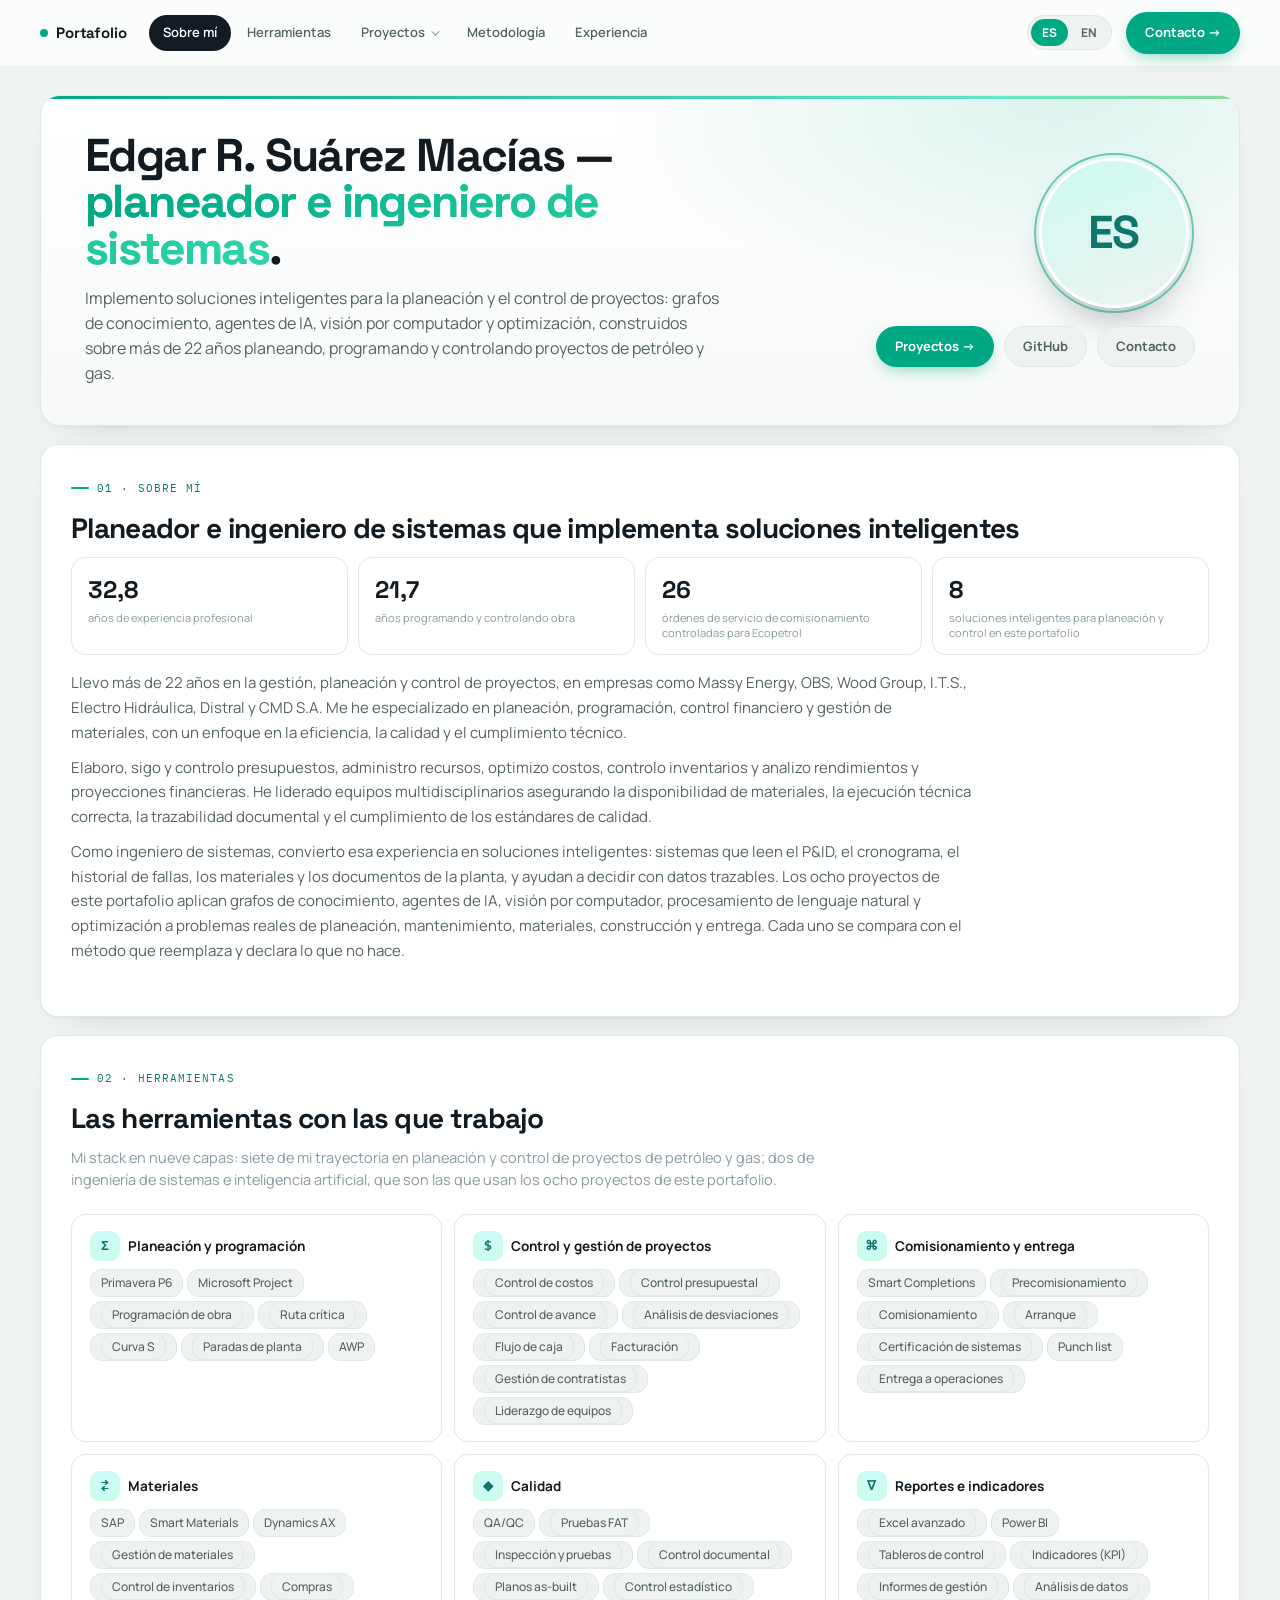
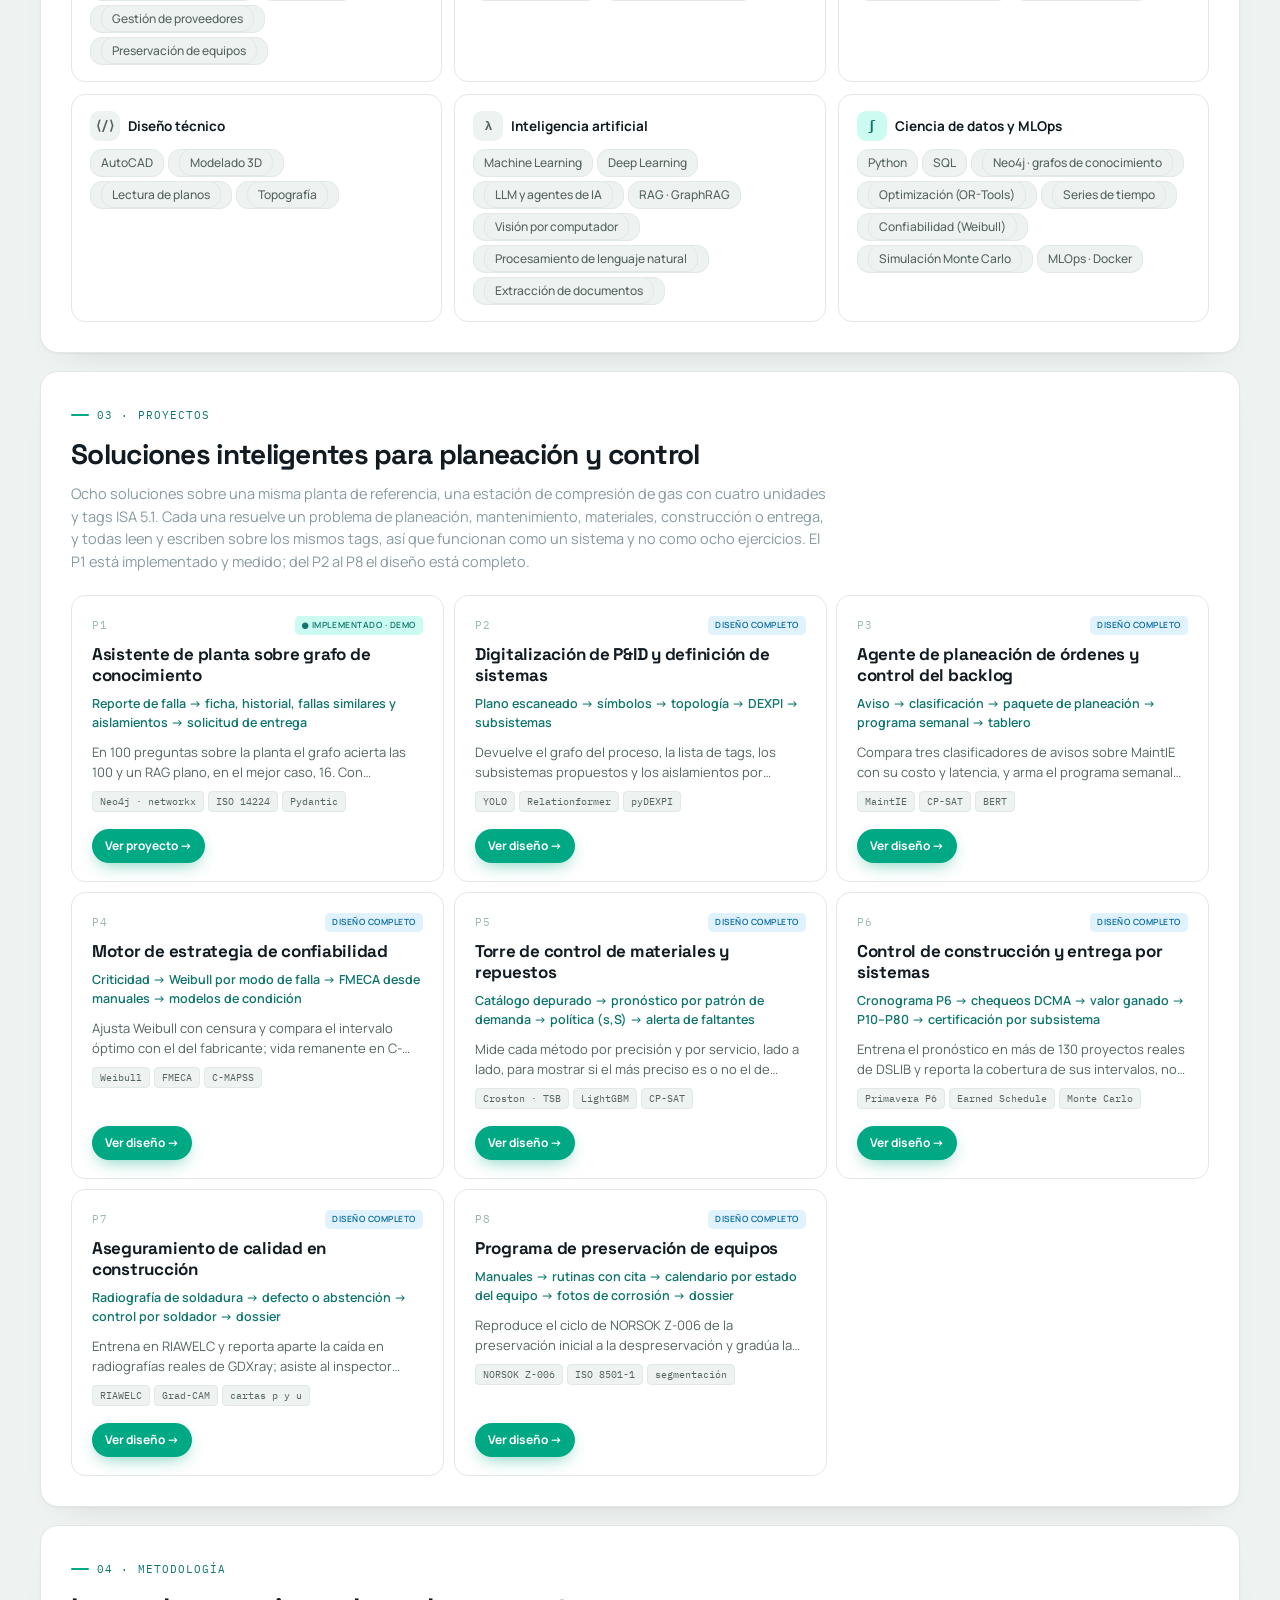
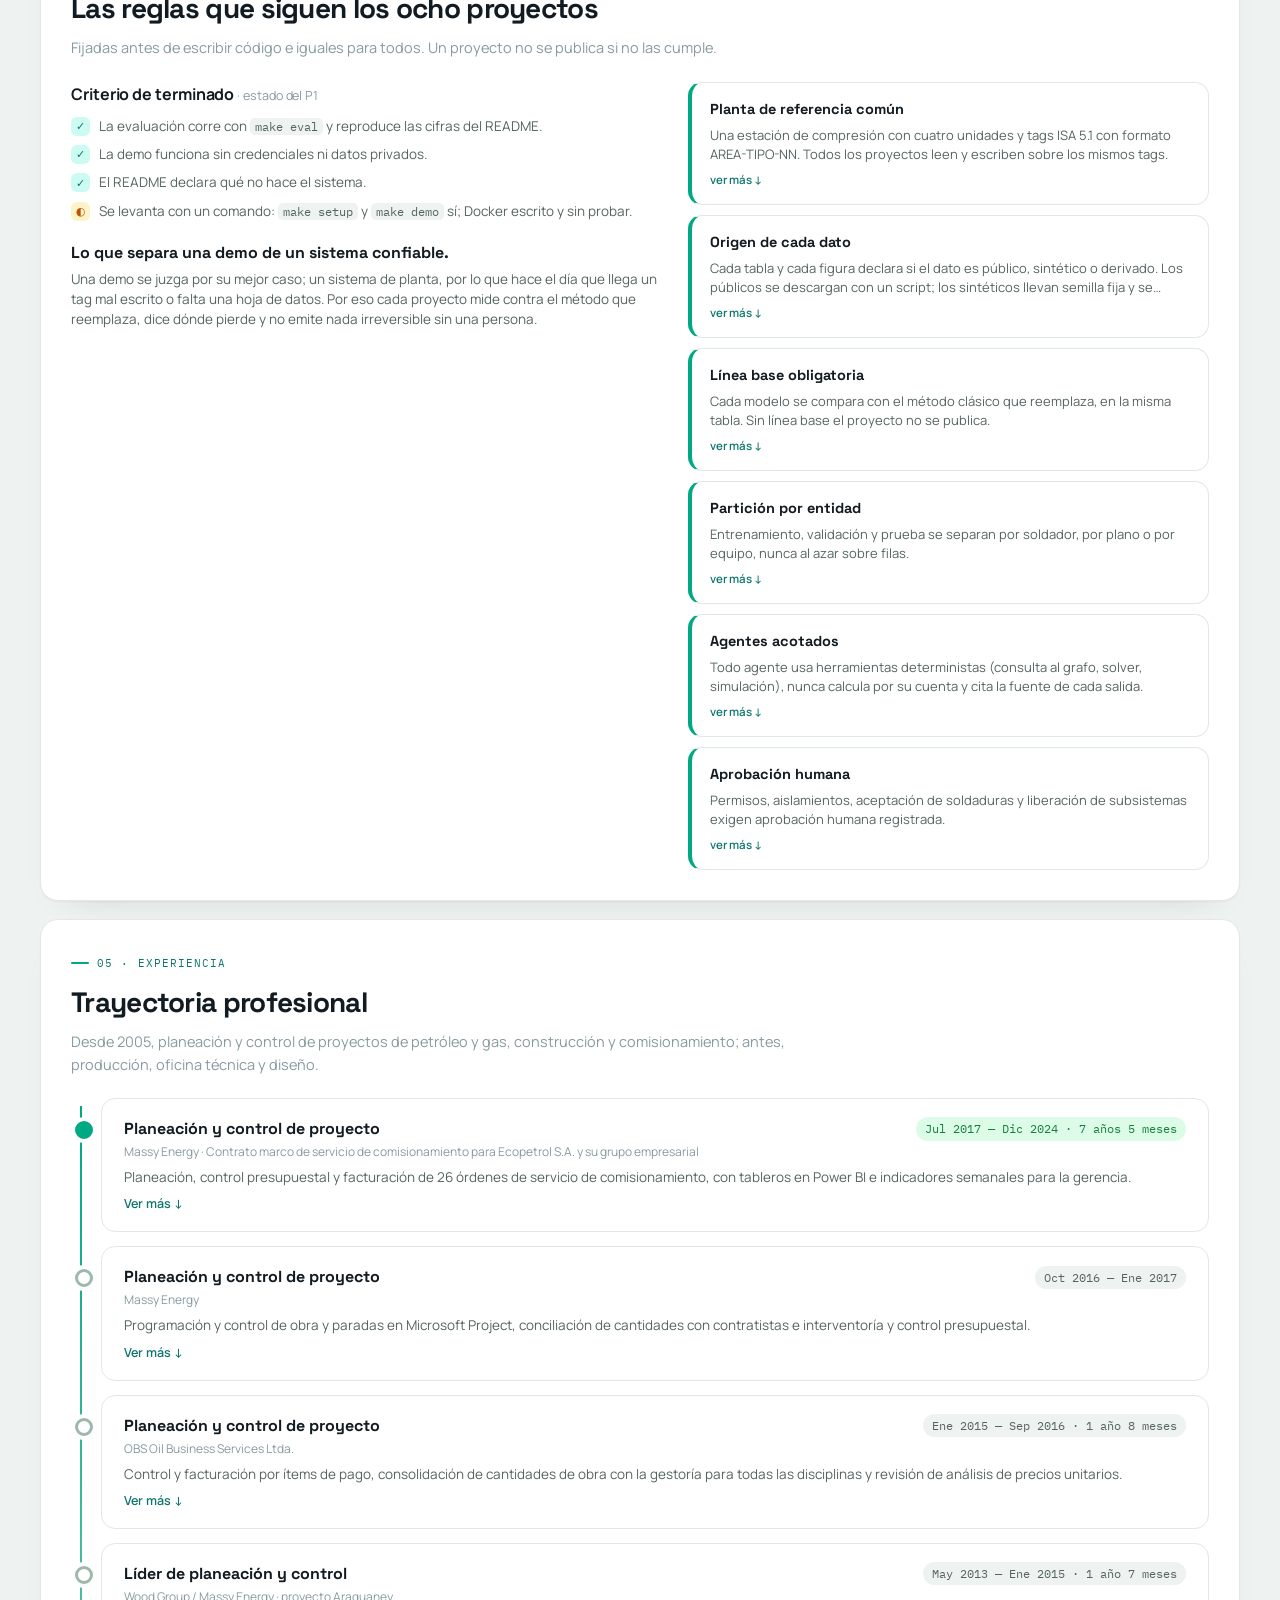
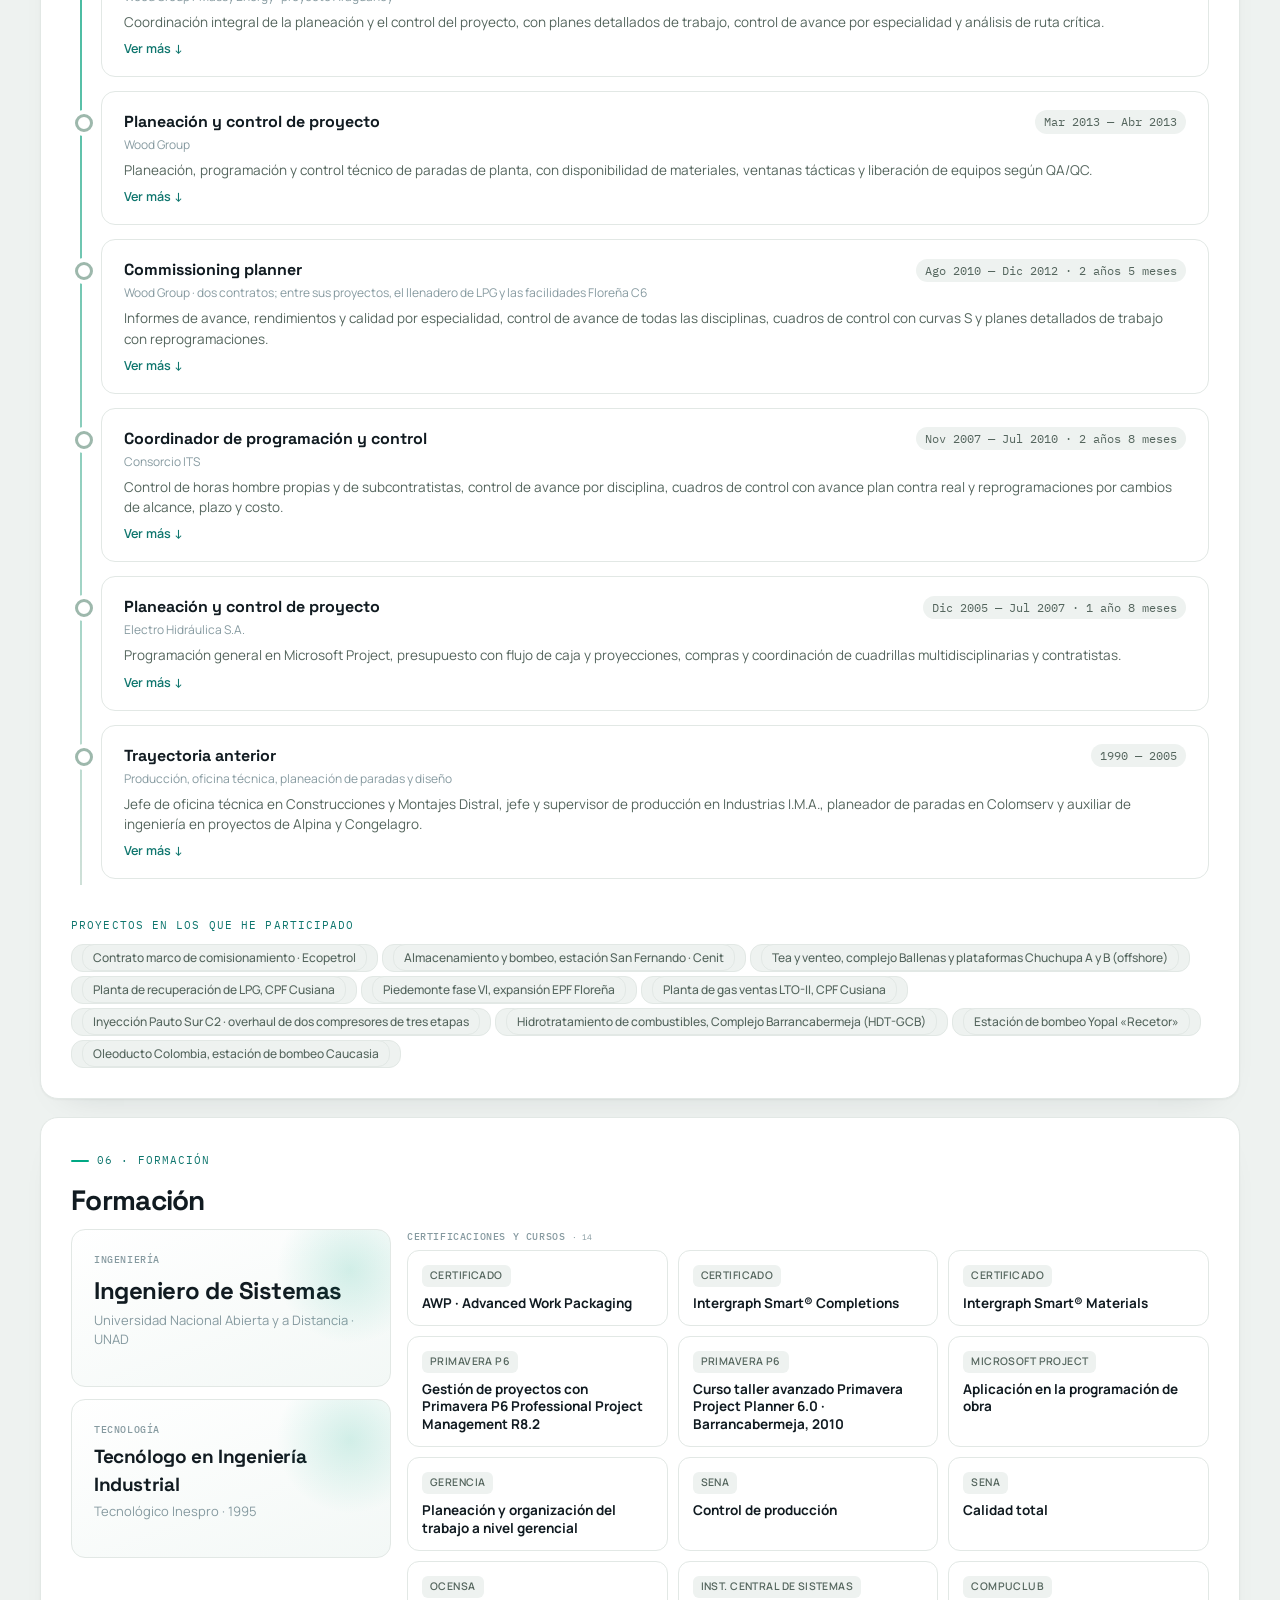
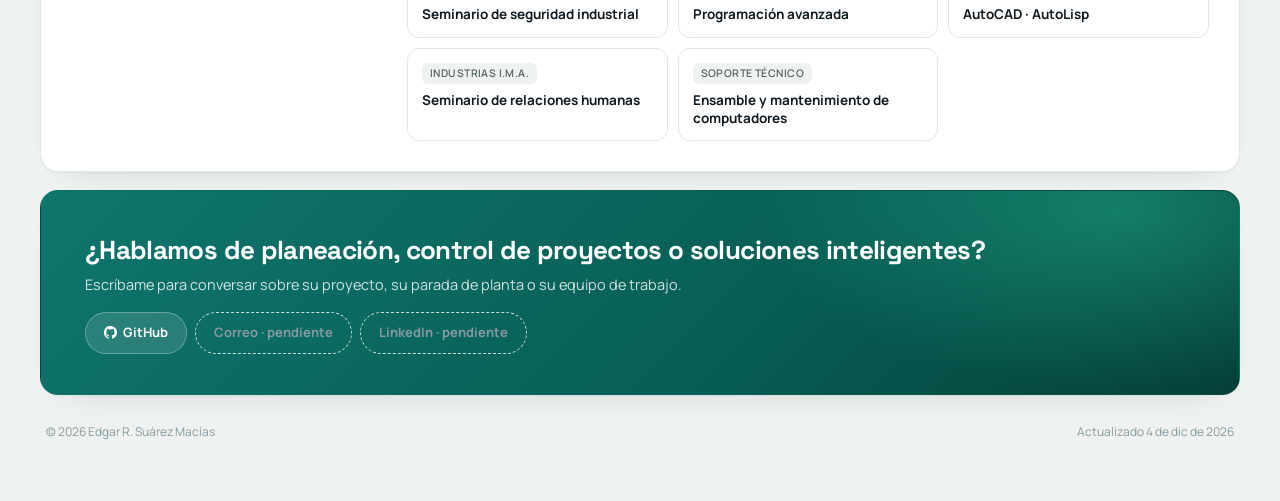
<file: index.html>
<!DOCTYPE html>
<html lang="es">
<head>
<meta charset="UTF-8" />
<meta name="viewport" content="width=device-width, initial-scale=1.0" />
<meta name="theme-color" content="#eef2f0" />
<title>Edgar R. Suárez Macías — Planeador e Ingeniero de Sistemas · Portafolio</title>
<meta name="description" content="Planeador e ingeniero de sistemas: soluciones inteligentes para la planeación y el control de proyectos, con grafos de conocimiento, agentes de IA, visión por computador y optimización sobre una misma planta de referencia." />
<meta property="og:type" content="website" />
<meta property="og:title" content="Edgar R. Suárez Macías — Planeador e Ingeniero de Sistemas · Portafolio" />
<meta property="og:description" content="Planeador e ingeniero de sistemas: soluciones inteligentes para la planeación y el control de proyectos, con grafos de conocimiento, agentes de IA, visión por computador y optimización sobre una misma planta de referencia." />
<meta name="twitter:card" content="summary" />
<link rel="preconnect" href="https://fonts.googleapis.com" />
<link rel="preconnect" href="https://fonts.gstatic.com" crossorigin />
<link href="https://fonts.googleapis.com/css2?family=Manrope:wght@400;500;600;700;800&family=Space+Grotesk:wght@500;600;700&family=IBM+Plex+Mono:wght@400;500;600&display=swap" rel="stylesheet" />
<link rel="icon" type="image/svg+xml" href="./assets/favicon.svg" />
<link rel="icon" type="image/png" sizes="32x32" href="./assets/favicon-32.png" />
<link rel="apple-touch-icon" href="./assets/apple-touch-icon.png" />
<style>
:root{
  --bg:#eef2f0; --panel:#fff; --panel-2:#eef2f0; --line:#e2e8e5; --line-2:#e8eeeb;
  --ink:#111b21; --ink-2:#54655d; --ink-3:#869aa0; --ink-4:#667781;
  --teal:#00a884; --teal-2:#0f9d76; --teal-ink:#0f766e; --teal-tint:#ccfbf1; --teal-deep:#075e54;
  --amber:#f0b429; --amber-ink:#b45309; --amber-tint:#fef3c7;
  --green-ink:#15803d; --green-tint:#dcfce7; --blue-ink:#0369a1; --blue-tint:#e0f2fe;
  --sage:#9db8ac; --sage-2:#cfe0d8; --track:#e8eeeb;
  --ease:cubic-bezier(.2,.7,.2,1);
  --sans:'Manrope',system-ui,sans-serif; --display:'Space Grotesk','Manrope',system-ui,sans-serif; --mono:'IBM Plex Mono',ui-monospace,monospace;
}
*{box-sizing:border-box;margin:0;padding:0}
html{scroll-behavior:smooth}
body{background:var(--bg);color:var(--ink);font-family:var(--sans);font-size:13px;line-height:1.5;-webkit-font-smoothing:antialiased}
a{color:var(--teal);text-decoration:none}a:hover{color:var(--teal-2)}
button{font-family:inherit}
.mono{font-family:var(--mono)}

@keyframes tp-blink{0%,60%,100%{opacity:.25}30%{opacity:1}}
@keyframes tp-live{0%,100%{opacity:.35}50%{opacity:1}}
@keyframes tp-in{from{opacity:0;transform:translateY(8px) scale(.97)}to{opacity:1;transform:none}}
@keyframes tp-growX{from{transform:scaleX(0)}}
@keyframes tp-riseY{from{transform:scaleY(0)}}
@keyframes tp-draw{from{stroke-dashoffset:220}to{stroke-dashoffset:0}}

/* nav */
nav{position:sticky;top:0;z-index:50;background:#fff;border-bottom:.8px solid var(--line)}
.nav-inner{max-width:1326px;margin:0 auto;padding:10px 12px;display:flex;align-items:center;gap:14px}
.logo{font-family:var(--mono);font-size:12px;font-weight:600;letter-spacing:.06em;color:var(--ink);display:flex;align-items:center;gap:8px}
.logo i{width:8px;height:8px;border-radius:50%;background:var(--teal);animation:tp-live 1.8s ease-in-out infinite}
.nav-links{display:flex;gap:2px;margin-left:8px}
.nav-links a{font-size:12px;font-weight:600;color:var(--ink-2);padding:6px 10px;border-radius:12px;border:.8px solid transparent}
.nav-links a:hover{background:var(--panel-2);border-color:var(--line);color:var(--ink)}
.nav-links a.active{background:var(--teal);color:#fff;border-color:transparent}
.nav-cta{margin-left:auto}
@media(max-width:900px){.nav-links{display:none}}

.btn{display:inline-flex;align-items:center;gap:6px;padding:8px 14px;border-radius:9px;font-size:12.5px;font-weight:700;border:.8px solid var(--line);background:var(--panel-2);color:var(--ink-2);cursor:pointer;transition:.15s}
.btn:hover{background:#e6ece9;color:var(--ink)}
.btn svg{width:13px;height:13px}
.btn-teal{background:var(--teal);color:#fff;border-color:transparent;box-shadow:0 4px 14px -4px rgba(0,168,132,.55)}
.btn-teal:hover{background:var(--teal-2);color:#fff}

.wrap{max-width:1326px;margin:0 auto;padding:10px 10px 30px;display:flex;flex-direction:column;gap:10px}

/* cabecera */
.top{display:grid;grid-template-columns:1fr auto;align-items:end;gap:16px;padding:8px 2px 2px}
@media(max-width:760px){.top{grid-template-columns:1fr}.top-right{align-items:flex-start;text-align:left}}
.top h1{font-family:var(--display);font-size:22px;font-weight:700;letter-spacing:-.01em;color:var(--ink)}
.top h1 span{color:var(--teal)}
.top .sub{font-size:12.5px;color:var(--ink-4);margin-top:3px}
.top .sub b{color:var(--ink-2);font-weight:600}
.top-right{text-align:right;display:flex;flex-direction:column;align-items:flex-end;gap:5px}
.top-right .note{font-size:11px;color:var(--ink-3)}
.live{display:inline-flex;align-items:center;gap:5px;font-size:11px;font-weight:600;color:var(--teal-ink);background:var(--teal-tint);border-radius:8px;padding:3px 9px}
.live i{animation:tp-live 1.6s ease-in-out infinite}

/* tiles */
.tiles{display:grid;grid-template-columns:repeat(4,1fr);gap:10px}
.tile{background:var(--panel);border:.8px solid var(--line);border-radius:11px;padding:14px 16px 12px;animation:tp-in .5s var(--ease) both}
.tile:nth-child(2){animation-delay:.06s}.tile:nth-child(3){animation-delay:.12s}.tile:nth-child(4){animation-delay:.18s}
.tile .num{font-family:var(--display);font-size:26px;font-weight:700;line-height:1.1;color:var(--ink)}
.tile .num.amber{color:var(--amber)}
.tile .lbl{font-size:12.5px;color:var(--ink-2);margin-top:2px}
.tile .delta{font-size:12px;font-weight:600;color:var(--teal-ink);margin-top:6px}
.tile .delta.warn{color:var(--amber-ink)}
@media(max-width:900px){.tiles{grid-template-columns:repeat(2,1fr)}}

/* paneles */
.row{display:grid;grid-template-columns:1.1fr .95fr;gap:10px;align-items:start}
.row.even{grid-template-columns:1fr 1fr}
@media(max-width:980px){.row,.row.even{grid-template-columns:1fr}}
.col{display:flex;flex-direction:column;gap:10px}
.panel{background:var(--panel);border:.8px solid var(--line);border-radius:11px;padding:14px 16px 16px;animation:tp-in .5s var(--ease) both}
.panel-head{display:flex;align-items:center;justify-content:space-between;gap:10px;margin-bottom:10px;flex-wrap:wrap}
.panel h2{font-size:15px;font-weight:700;color:var(--ink);letter-spacing:-.005em}
.panel h2 small{font-size:12.5px;font-weight:400;color:var(--ink-3)}
.panel .hint{font-size:12px;color:var(--ink-3);margin:-6px 0 10px}
.seg{display:flex;gap:6px}
.seg span{font-size:11px;font-weight:600;color:var(--ink-2);background:var(--panel-2);border:.8px solid var(--line);border-radius:12px;padding:4px 10px}
.seg span.on{background:var(--teal);color:#fff;border-color:transparent}

/* barras (carga por estación) */
.bars{display:flex;flex-direction:column;gap:9px}
.bar{display:grid;grid-template-columns:130px 1fr 40px;align-items:center;gap:12px;font-size:13px;color:var(--ink-2)}
.bar .track{height:8px;background:var(--track);border-radius:4px;overflow:hidden}
.bar .fill{height:100%;border-radius:4px;background:var(--teal);transform-origin:left;animation:tp-growX .8s var(--ease) both}
.bar .fill.amber{background:var(--amber)}.bar .fill.sage{background:var(--sage)}
.bar .val{font-family:var(--mono);font-size:11.5px;color:var(--ink-2);text-align:right}
.bar:nth-child(2) .fill{animation-delay:.12s}.bar:nth-child(3) .fill{animation-delay:.24s}.bar:nth-child(4) .fill{animation-delay:.36s}.bar:nth-child(5) .fill{animation-delay:.48s}.bar:nth-child(6) .fill{animation-delay:.6s}
@media(max-width:520px){.bar{grid-template-columns:100px 1fr 40px}}

/* columnas semanales (entregas por semana) */
.cols{display:grid;grid-template-columns:repeat(6,1fr);gap:10px;align-items:end;height:96px;margin-bottom:4px}
.cols div{background:var(--sage-2);border-radius:5px 5px 0 0;transform-origin:bottom;animation:tp-riseY .7s var(--ease) both}
.cols div.on{background:var(--teal)}
.cols div:nth-child(2){animation-delay:.1s}.cols div:nth-child(3){animation-delay:.2s}.cols div:nth-child(4){animation-delay:.3s}.cols div:nth-child(5){animation-delay:.4s}.cols div:nth-child(6){animation-delay:.55s}
.cols-lbl{display:grid;grid-template-columns:repeat(6,1fr);gap:10px;font-family:var(--mono);font-size:10.5px;color:var(--ink-3);text-align:center}
.cols-lbl .on{color:var(--teal-ink);font-weight:600}

/* tabla */
table.tbl{width:100%;border-collapse:collapse;font-size:13px}
.tbl th{font-family:var(--mono);font-size:10px;font-weight:500;letter-spacing:.06em;text-transform:uppercase;color:var(--ink-3);text-align:left;padding:6px 12px 6px 0;border-bottom:.8px solid var(--line-2)}
.tbl td{padding:7px 12px 7px 0;border-bottom:.8px solid var(--line-2);color:var(--ink-2);vertical-align:middle}
.tbl tr:last-child td{border-bottom:0}
.tbl td b{color:var(--ink);font-weight:700}
.tbl td.r,.tbl th.r{text-align:right;font-family:var(--mono);font-size:12px}
.tbl .mini{display:inline-flex;align-items:center;gap:6px}
.tbl .mini .track{width:74px;height:6px;background:var(--track);border-radius:3px;overflow:hidden}
.tbl .mini .fill{height:100%;background:var(--teal);border-radius:3px;transform-origin:left;animation:tp-growX .6s var(--ease) both}
.tbl .mini .fill.amber{background:var(--amber)}

/* pastillas */
.pill{display:inline-block;font-size:8.5px;font-weight:600;letter-spacing:.06em;text-transform:uppercase;border-radius:5px;padding:3px 7px;white-space:nowrap}
.pill-amber{background:var(--amber-tint);color:var(--amber-ink)}
.pill-green{background:var(--teal-tint);color:var(--teal-ink)}
.pill-blue{background:var(--blue-tint);color:var(--blue-ink)}
.pill-gray{background:var(--panel-2);color:var(--ink-2)}
.pill-teal{background:var(--teal-tint);color:var(--teal-ink)}

/* proyectos: tarjetas dentro del panel */
.pgrid{display:grid;grid-template-columns:repeat(3,1fr);gap:10px}
@media(max-width:980px){.pgrid{grid-template-columns:1fr 1fr}}
@media(max-width:620px){.pgrid{grid-template-columns:1fr}}
.project-card-v2{background:var(--panel);border:.8px solid var(--line);border-radius:9px;padding:12px 13px;display:flex;flex-direction:column;gap:7px;transition:.15s;animation:tp-in .5s var(--ease) both}
.project-card-v2:hover{border-color:var(--sage-2);box-shadow:0 6px 18px -10px rgba(17,27,33,.25)}
.card-head{display:flex;justify-content:space-between;align-items:center}
.project-num{font-family:var(--mono);font-size:10.5px;color:var(--ink-3);letter-spacing:.1em}
.badge{font-size:8.5px;font-weight:600;letter-spacing:.06em;text-transform:uppercase;border-radius:5px;padding:3px 7px}
.badge-live{background:var(--teal-tint);color:var(--teal-ink)}
.project-card-v2 h3{font-size:14px;font-weight:700;line-height:1.25;color:var(--ink)}
.card-sub{font-size:11.5px;color:var(--teal-ink);font-weight:600}
.card-problem{font-size:12px;color:var(--ink-2);line-height:1.5}
.card-usecase{font-size:11.5px;color:var(--ink-2);background:var(--panel-2);border-radius:6px;padding:6px 9px}
.card-usecase strong{color:var(--ink);font-weight:600}
.card-stack{display:flex;flex-wrap:wrap;gap:4px}
.card-stack span{font-family:var(--mono);font-size:10px;padding:2px 7px;background:var(--panel-2);border:.8px solid var(--line);border-radius:4px;color:var(--ink-2)}
.card-dataset{font-family:var(--mono);font-size:10px;color:var(--ink-3);padding-top:6px;border-top:.8px solid var(--line-2)}
.project-links{display:flex;gap:12px;margin-top:auto;padding-top:6px;font-size:11.5px;font-weight:600}
.project-links a{color:var(--teal-ink)}.project-links a:hover{color:var(--teal)}

/* convicciones como filas */
.convictions{display:flex;flex-direction:column;gap:8px}
.conviction{border:.8px solid var(--line);border-radius:9px;padding:10px 12px}
.conviction h4{font-size:13px;font-weight:700;color:var(--ink);margin-bottom:3px}
.conviction p{font-size:12px;color:var(--ink-2);line-height:1.5}

/* stack */
.stack-matrix{display:grid;grid-template-columns:1fr 1fr;gap:8px}
@media(max-width:620px){.stack-matrix{grid-template-columns:1fr}}
.stack-layer{border:.8px solid var(--line);border-radius:9px;padding:10px 12px}
.stack-layer-head{display:flex;align-items:center;gap:8px;margin-bottom:8px}
.stack-layer-icon{width:24px;height:24px;border-radius:6px;background:var(--teal-tint);color:var(--teal-ink);font-family:var(--mono);font-size:12px;font-weight:700;display:flex;align-items:center;justify-content:center}
.stack-layer h5{font-size:12.5px;font-weight:700;color:var(--ink)}
.stack-tags{display:flex;flex-wrap:wrap;gap:4px}
.stack-tags span{font-size:11px;font-weight:500;padding:3px 8px;border-radius:12px;background:var(--panel-2);border:.8px solid var(--line);color:var(--ink-2)}

/* experiencia (filas tipo pendientes) */
.experience-list{display:flex;flex-direction:column;gap:8px}
.experience-item{border:.8px solid var(--line);border-radius:9px;padding:11px 13px}
.exp-head{display:flex;align-items:center;gap:8px;flex-wrap:wrap}
.exp-role{font-size:13.5px;font-weight:700;color:var(--ink);flex:1}
.exp-period{font-family:var(--mono);font-size:11px;color:var(--ink-3)}
.exp-meta{font-size:12px;color:var(--ink-3);margin:2px 0 6px}
.exp-summary{font-size:12.5px;color:var(--ink-2);line-height:1.5;margin-bottom:6px}
.exp-bullets{padding-left:16px;font-size:12px;color:var(--ink-2);line-height:1.5}
.exp-bullets li::marker{color:var(--teal)}
.exp-skills{margin-top:8px;padding-top:6px;border-top:.8px solid var(--line-2);font-family:var(--mono);font-size:10.5px;color:var(--ink-3)}

/* sobre mí, educación, lecturas */
.about-text p{font-size:12.5px;color:var(--ink-2);line-height:1.55;margin-bottom:9px}
.about-text strong{color:var(--ink);font-weight:600}
.quote-block{border-left:3px solid var(--teal);background:var(--panel-2);padding:9px 12px;border-radius:0 8px 8px 0;margin:10px 0}
.quote-block p{color:var(--ink);margin:0;font-style:italic}
.quote-block .cite{display:block;margin-top:5px;font-family:var(--mono);font-size:10.5px;color:var(--teal-ink);font-style:normal}
.about-stats{display:grid;grid-template-columns:repeat(4,1fr);gap:8px;margin-bottom:10px}
.about-stat{border:.8px solid var(--line);border-radius:9px;padding:10px 12px}
.about-stat-num{font-family:var(--display);font-size:20px;font-weight:700;color:var(--ink)}
.about-stat-label{font-size:11px;color:var(--ink-3);margin-top:2px}
.reading-list h5{font-family:var(--mono);font-size:10px;letter-spacing:.06em;text-transform:uppercase;color:var(--ink-3);font-weight:500;margin-bottom:6px}
.reading-list ul{list-style:none}
.reading-list li{display:flex;justify-content:space-between;gap:10px;font-size:12px;color:var(--ink-2);padding:6px 0;border-bottom:.8px solid var(--line-2)}
.reading-list li:last-child{border-bottom:0}
.reading-list .src{font-family:var(--mono);font-size:10.5px;color:var(--teal-ink);white-space:nowrap}
.edu-grid{display:flex;flex-direction:column;gap:8px}
.edu-block{border:.8px solid var(--line);border-radius:9px;padding:10px 12px}
.edu-block-title{font-family:var(--mono);font-size:10px;letter-spacing:.06em;text-transform:uppercase;color:var(--ink-3);font-weight:500;margin-bottom:6px}
.edu-degree{font-size:13.5px;font-weight:700;color:var(--ink)}
.edu-school{font-size:12px;color:var(--ink-3)}
.edu-cert-list{list-style:none}
.edu-cert-list li{font-size:12px;color:var(--ink-2);padding:6px 0;border-bottom:.8px solid var(--line-2)}
.edu-cert-list li:last-child{border-bottom:0}
.edu-cert-list strong{color:var(--ink);font-weight:600}

/* contacto */
.contact{display:flex;align-items:center;justify-content:space-between;gap:16px;flex-wrap:wrap}
.contact h2{font-family:var(--display);font-size:18px;font-weight:700}
.contact p{font-size:12.5px;color:var(--ink-2);max-width:560px;margin-top:4px}
.contact-cta{display:flex;gap:8px;flex-wrap:wrap}
.contact-meta{display:flex;gap:16px;font-size:11px;color:var(--ink-3);margin-top:10px;flex-wrap:wrap}
.contact-meta .ok{color:var(--teal)}
.foot{font-size:11px;color:var(--ink-3);text-align:center;padding:6px 0 0}
.foot b{color:var(--teal-ink);font-weight:600}

.eyebrow{font-family:var(--mono);font-size:10.5px;letter-spacing:.1em;text-transform:uppercase;color:var(--teal-ink);margin-bottom:4px}
.panel h2.title{font-family:var(--display);font-size:17px;font-weight:700;letter-spacing:-.01em;margin-bottom:4px}
.panel .sub{font-size:12.5px;color:var(--ink-3);margin-bottom:12px;max-width:820px}
.cap-text h3{font-size:13.5px;font-weight:700;margin:14px 0 4px}
.cap-text p{font-size:12.5px;color:var(--ink-2);line-height:1.5}
.top h1{font-size:24px}
.top .sub{max-width:820px}
.tile .num .unit{font-size:16px;color:var(--ink-3);margin-left:2px}
.stack-matrix.four{grid-template-columns:repeat(4,1fr)}
@media(max-width:980px){.stack-matrix.four{grid-template-columns:1fr 1fr}}
@media(max-width:620px){.stack-matrix.four{grid-template-columns:1fr}}
.stack-matrix.three{grid-template-columns:repeat(3,1fr)}
@media(max-width:980px){.stack-matrix.three{grid-template-columns:1fr 1fr}}
@media(max-width:620px){.stack-matrix.three{grid-template-columns:1fr}}
.experience-list.two{display:grid;grid-template-columns:1fr 1fr;gap:10px}
@media(max-width:900px){.experience-list.two{grid-template-columns:1fr}}
footer{font-size:11px;color:var(--ink-3);display:flex;justify-content:space-between;gap:12px;flex-wrap:wrap;padding:6px 4px 0}
footer .footer-meta{display:flex;gap:8px}
footer .dot{color:var(--teal)}
.project-links{padding-top:8px}.project-links .btn{padding:7px 12px;font-size:12px;color:#fff}.project-links .btn:hover{color:#fff}

.top{grid-template-columns:1fr auto auto}
.hero-net{width:260px;height:230px;justify-self:end;margin:-20px 0}
.hero-net svg{width:100%;height:100%;display:block}
@media(max-width:760px){.top{grid-template-columns:1fr}.hero-net{display:none}}
.cap-row{display:grid;grid-template-columns:300px 1fr;gap:20px;align-items:center}
.radar svg{width:100%;height:auto;display:block}
@media(max-width:620px){.cap-row{grid-template-columns:1fr}}
.scroll-progress{position:fixed;top:0;left:0;height:3px;width:0%;background:var(--teal);z-index:100;transition:width .1s linear}

/* ===== polish ===== */
body{font-size:14px}
.wrap{max-width:1240px;padding:22px 20px 60px;gap:18px}
nav{background:rgba(255,255,255,.78);backdrop-filter:saturate(180%) blur(14px);-webkit-backdrop-filter:saturate(180%) blur(14px);border-bottom:.8px solid rgba(17,27,33,.06)}
.nav-inner{max-width:1240px;padding:12px 20px}
.nav-links a{font-size:13px;border-radius:999px;padding:7px 13px}
.nav-links a.active{background:var(--ink);color:#fff}
.btn{border-radius:999px;padding:10px 18px;font-size:13px;transition:transform .2s var(--ease),box-shadow .2s var(--ease),background .2s}
.btn:hover{transform:translateY(-1px)}
.btn-teal{box-shadow:0 6px 18px -6px rgba(0,168,132,.6)}
.btn-teal:hover{box-shadow:0 10px 26px -8px rgba(0,168,132,.7)}

/* hero como bloque propio */
.top{position:relative;background:linear-gradient(180deg,#fff 0%,#f7faf9 100%);border:.8px solid var(--line);border-radius:20px;padding:44px 44px 40px;margin-top:6px;overflow:hidden;box-shadow:0 1px 2px rgba(17,27,33,.04),0 18px 40px -28px rgba(17,27,33,.18)}
.top::before{content:"";position:absolute;inset:0;background:radial-gradient(700px 320px at 85% 0%,rgba(0,168,132,.14),transparent 65%);pointer-events:none}
.top::after{content:"";position:absolute;left:0;right:0;top:0;height:3px;background:linear-gradient(90deg,var(--teal),#5ee8c5 60%,transparent)}
.top>*{position:relative}
.top h1{font-size:clamp(32px,3.6vw,46px);max-width:620px;font-weight:700;letter-spacing:-.035em;line-height:1.02;margin-top:14px !important}
.top h1 span{background:linear-gradient(90deg,var(--teal),#2dd4a7);-webkit-background-clip:text;background-clip:text;-webkit-text-fill-color:transparent}
.top .sub{font-size:16px;line-height:1.55;color:var(--ink-2);margin-top:14px;max-width:640px}
.live{font-size:12px;padding:5px 12px;border-radius:999px}
.hero-net{width:300px;height:270px;margin:-40px 0 -30px;opacity:.9}
.top-right .contact-cta{gap:10px}
@media(max-width:760px){.top{padding:28px 22px}}

/* tiles */
.tiles{gap:14px}
.tile{border-radius:16px;padding:20px 22px 18px;box-shadow:0 1px 2px rgba(17,27,33,.04),0 12px 28px -22px rgba(17,27,33,.25);transition:transform .25s var(--ease),box-shadow .25s var(--ease);position:relative;overflow:hidden}
.tile::after{content:"";position:absolute;left:22px;bottom:0;width:36px;height:3px;border-radius:3px 3px 0 0;background:var(--teal);transform:scaleX(0);transform-origin:left;transition:transform .35s var(--ease)}
.tile:hover{transform:translateY(-2px);box-shadow:0 1px 2px rgba(17,27,33,.04),0 18px 36px -20px rgba(17,27,33,.3)}
.tile:hover::after{transform:scaleX(1)}
.tile .num{font-size:36px;letter-spacing:-.03em}
.tile .lbl{font-size:13px;margin-top:4px}

/* paneles */
.panel{border-radius:18px;padding:28px 30px 30px;box-shadow:0 1px 2px rgba(17,27,33,.04),0 16px 36px -28px rgba(17,27,33,.22)}
@media(max-width:620px){.panel{padding:20px 18px}}
.eyebrow{display:inline-flex;align-items:center;gap:8px;font-size:11px;margin-bottom:10px}
.eyebrow::before{content:"";width:18px;height:2px;border-radius:2px;background:var(--teal)}
.panel h2.title{font-size:clamp(22px,2.4vw,28px);letter-spacing:-.025em;margin-bottom:8px}
.panel .sub{font-size:14.5px;line-height:1.55;margin-bottom:22px;max-width:760px}
.panel-head h2{font-size:16px}
.row,.row.even{gap:14px}
.col{gap:14px}

/* tarjetas internas */
.project-card-v2,.conviction,.stack-layer,.experience-item,.edu-block,.about-stat{border-radius:14px;transition:transform .25s var(--ease),box-shadow .25s var(--ease),border-color .25s}
.project-card-v2{padding:20px 20px 18px;gap:9px}
.project-card-v2:hover,.conviction:hover,.stack-layer:hover,.experience-item:hover{transform:translateY(-3px);border-color:var(--sage-2);box-shadow:0 22px 40px -24px rgba(17,27,33,.3)}
.project-card-v2 h3{font-family:var(--display);font-size:17px;letter-spacing:-.015em}
.card-sub{font-size:12.5px}
.card-problem{font-size:13px;line-height:1.55}
.project-num{font-size:11px}
.conviction{padding:16px 18px}
.conviction h4{font-family:var(--display);font-size:14.5px;margin-bottom:5px}
.conviction p{font-size:13px}
.convictions{gap:10px}
.cap-text h3{font-family:var(--display);font-size:16px;margin-top:20px}
.cap-text p{font-size:13.5px}
.bars{gap:11px}.bar{font-size:13.5px}
.stack-matrix{gap:12px}
.stack-layer{padding:16px 18px}
.stack-layer h5{font-size:13.5px}
.stack-layer-icon{width:30px;height:30px;border-radius:9px;font-size:13px}
.stack-tags span{font-size:12px;padding:4px 10px;transition:.15s}
.stack-tags span:hover{background:var(--teal-tint);color:var(--teal-ink);border-color:transparent}

/* experiencia: línea de tiempo */
.experience-list.two{grid-template-columns:1fr;gap:0;position:relative;padding-left:30px}
.experience-list.two::before{content:"";position:absolute;left:9px;top:8px;bottom:8px;width:2px;background:linear-gradient(180deg,var(--teal),var(--sage-2))}
.experience-item{position:relative;margin-bottom:14px;padding:18px 22px}
.experience-item::before{content:"";position:absolute;left:-27px;top:22px;width:12px;height:12px;border-radius:50%;background:#fff;border:3px solid var(--teal);box-shadow:0 0 0 4px #fff}
.experience-item:first-child::before{background:var(--teal)}
.exp-role{font-family:var(--display);font-size:16px}
.exp-period{font-size:11.5px;background:var(--panel-2);padding:3px 9px;border-radius:999px}
.exp-summary{font-size:13.5px}.exp-bullets{font-size:13px}

/* sobre mí, educación, lecturas */
.about-text p{font-size:14px;line-height:1.6}
.quote-block{border-radius:0 12px 12px 0;padding:14px 18px;background:linear-gradient(90deg,var(--teal-tint),#f4faf8)}
.quote-block p{font-size:14.5px}
.about-stats{gap:10px;margin-bottom:16px}
.about-stat{padding:14px 16px}.about-stat-num{font-size:24px}
.reading-list li{font-size:13px;padding:8px 0}
.edu-block{padding:16px 18px}.edu-degree{font-size:15px}.edu-cert-list li{font-size:13px;padding:8px 0}

/* contacto: bloque teal profundo */
#contact{background:linear-gradient(135deg,#0f766e 0%,#075e54 60%,#053f39 100%);border-color:transparent;color:#fff;position:relative;overflow:hidden;padding:40px 44px}
#contact::before{content:"";position:absolute;inset:0;background:radial-gradient(600px 300px at 90% 10%,rgba(45,212,167,.35),transparent 60%);pointer-events:none}
#contact>*{position:relative}
#contact .contact h2{color:#fff;font-size:26px;letter-spacing:-.025em}
#contact .contact p{color:rgba(255,255,255,.82);font-size:14.5px;max-width:600px}
#contact .contact-meta{color:rgba(255,255,255,.7)}
#contact .contact-meta .ok{color:#5ee8c5}
#contact .btn{background:rgba(255,255,255,.12);border-color:rgba(255,255,255,.28);color:#fff}
#contact .btn:hover{background:rgba(255,255,255,.2)}
#contact .btn-teal{background:#fff;color:var(--teal-deep);box-shadow:0 10px 30px -10px rgba(0,0,0,.4)}
#contact .btn-teal:hover{background:var(--teal-tint);color:var(--teal-deep)}
@media(max-width:620px){#contact{padding:26px 20px}}
footer{padding:10px 6px 0;font-size:12px}

:root{--sky:#53bdeb;--sky-ink:#0369a1;--sky-tint:#e0f2fe;--green:#22c55e;--rose:#ff5f57;--rose-ink:#be123c;--rose-tint:#ffe4e6;--violet:#8b5cf6;--violet-ink:#6d28d9;--violet-tint:#ede9fe;--orange-ink:#c2410c;--orange-tint:#ffedd5}
/* tiles */
.tile:nth-child(2) .num{color:var(--teal-ink)}.tile:nth-child(3) .num{color:var(--teal-ink)}.tile:nth-child(4) .num{color:var(--amber)}
.tile:nth-child(2)::after{background:var(--sage)}.tile:nth-child(3)::after{background:var(--teal)}.tile:nth-child(4)::after{background:var(--amber)}
/* barras de capacidades */
.bar:nth-child(1) .fill{background:var(--teal)}.bar:nth-child(2) .fill{background:var(--sage)}.bar:nth-child(3) .fill{background:var(--sage)}
.bar:nth-child(4) .fill{background:var(--amber)}.bar:nth-child(5) .fill{background:var(--teal)}.bar:nth-child(6) .fill{background:var(--sage)}
.bar:nth-child(1) .val{color:var(--teal-ink)}.bar:nth-child(2) .val{color:var(--teal-ink)}.bar:nth-child(3) .val{color:var(--teal-ink)}
.bar:nth-child(4) .val{color:var(--amber-ink)}.bar:nth-child(5) .val{color:var(--teal-ink)}
/* convicciones: acento por tarjeta */
.conviction{border-left:4px solid var(--teal)}
.conviction:nth-child(2){border-left-color:var(--amber)}.conviction:nth-child(3){border-left-color:var(--sage)}
.conviction:nth-child(4){border-left-color:var(--sage)}.conviction:nth-child(5){border-left-color:var(--teal)}.conviction:nth-child(6){border-left-color:var(--sage)}
/* stack: icono de cada capa con su color */
.stack-layer:nth-child(1) .stack-layer-icon{background:var(--teal-tint);color:var(--teal-ink)}
.stack-layer:nth-child(2) .stack-layer-icon{background:var(--teal-tint);color:var(--teal-ink)}
.stack-layer:nth-child(3) .stack-layer-icon{background:var(--amber-tint);color:var(--amber-ink)}
.stack-layer:nth-child(4) .stack-layer-icon{background:var(--teal-tint);color:var(--teal-ink)}
.stack-layer:nth-child(5) .stack-layer-icon{background:var(--panel-2);color:var(--ink-2)}
.stack-layer:nth-child(6) .stack-layer-icon{background:var(--teal-tint);color:var(--teal-ink)}
.stack-layer:nth-child(7) .stack-layer-icon{background:var(--amber-tint);color:var(--amber-ink)}
.stack-layer:nth-child(8) .stack-layer-icon{background:var(--teal-tint);color:var(--teal-ink)}
/* proyectos: subtítulo y número con color por tarjeta, pastilla de estado variada */
/* experiencia: puntos de la línea de tiempo */
.experience-item:nth-child(2)::before{border-color:var(--sage)}.experience-item:nth-child(3)::before{border-color:var(--amber)}.experience-item:nth-child(4)::before{border-color:var(--sage)}
.experience-item:nth-child(1) .exp-period{background:var(--teal-tint);color:var(--teal-ink)}
.experience-item:nth-child(2) .exp-period{background:var(--teal-tint);color:var(--teal-ink)}
.experience-item:nth-child(3) .exp-period{background:var(--amber-tint);color:var(--amber-ink)}
/* sobre mí y lecturas */
.about-stat:nth-child(1) .about-stat-num{color:var(--teal-ink)}.about-stat:nth-child(2) .about-stat-num{color:var(--teal-ink)}
.about-stat:nth-child(3) .about-stat-num{color:var(--amber-ink)}.about-stat:nth-child(4) .about-stat-num{color:var(--teal-ink)}
.reading-list li:nth-child(odd) .src{color:var(--teal-ink)}
.edu-block:nth-child(2) .edu-block-title{color:var(--teal-ink)}
.top::after{background:linear-gradient(90deg,var(--teal),var(--sage) 35%,var(--amber) 70%,transparent)}

.more{display:none}.open>.more{display:block}
.more-btn{margin-top:8px;background:none;border:0;padding:0;font:600 12.5px var(--sans);color:var(--teal-ink);cursor:pointer}
.more-btn:hover{color:var(--teal)}
.experience-item .exp-summary{margin-bottom:0}
.conviction.clamp p{display:-webkit-box;-webkit-line-clamp:2;-webkit-box-orient:vertical;overflow:hidden;cursor:pointer}
.conviction.clamp.open p{display:block}
.conviction.clamp::after{content:"ver más ↓";display:block;margin-top:6px;font-size:11.5px;font-weight:600;color:var(--teal-ink)}
.conviction.clamp.open::after{content:"ver menos ↑"}
.conviction.clamp{cursor:pointer}

.project-card-v2:nth-child(n) .card-sub,.project-card-v2:nth-child(n) .project-num{color:var(--teal-ink)}
.project-card-v2:nth-child(n) .badge-live{background:var(--teal-tint);color:var(--teal-ink)}
.project-card-v2:nth-child(n) .btn-teal{background:var(--teal);box-shadow:0 6px 18px -6px rgba(0,168,132,.6)}.project-card-v2:nth-child(n) .btn-teal:hover{background:var(--teal-2)}
.project-card-v2 .card-problem{display:-webkit-box;-webkit-line-clamp:2;-webkit-box-orient:vertical;overflow:hidden}
.project-card-v2 .card-sub{display:-webkit-box;-webkit-line-clamp:2;-webkit-box-orient:vertical;overflow:hidden}
.bar:nth-child(1) .fill,.bar:nth-child(3) .fill,.bar:nth-child(5) .fill{background:var(--teal)}
.bar:nth-child(2) .fill{background:var(--amber)}.bar:nth-child(4) .fill,.bar:nth-child(6) .fill{background:var(--sage)}
.bar .val{color:var(--ink-2)}
.tile:nth-child(n) .num{color:var(--ink)}
.tile:nth-child(n)::after{background:var(--teal)}
.conviction{border-left-color:var(--teal)}.conviction:nth-child(3n+2){border-left-color:var(--amber)}.conviction:nth-child(3n){border-left-color:var(--sage)}
.stack-layer .stack-layer-icon{background:var(--teal-tint);color:var(--teal-ink)}
.stack-layer:nth-child(3n+2) .stack-layer-icon{background:var(--amber-tint);color:var(--amber-ink)}
.stack-layer:nth-child(3n) .stack-layer-icon{background:var(--panel-2);color:var(--ink-2)}
.about-stat .about-stat-num{color:var(--ink)}
.reading-list li .src{color:var(--teal-ink)}
.edu-block .edu-block-title{color:var(--ink-3)}
.experience-item::before{border-color:var(--teal)}.experience-item:nth-child(3)::before{border-color:var(--amber)}.experience-item:nth-child(4)::before{border-color:var(--sage)}
.experience-item .exp-period{background:var(--panel-2);color:var(--ink-2)}.experience-item:first-child .exp-period{background:var(--teal-tint);color:var(--teal-ink)}
.top::after{background:linear-gradient(90deg,var(--teal),var(--amber) 55%,transparent)}
.project-card-v2 .btn-teal{background:var(--teal)}.project-card-v2 .btn-teal:hover{background:var(--teal-2)}.project-card-v2 .project-num,.project-card-v2 .card-sub{color:var(--teal-ink)}

.experience-item:nth-child(n)::before{border-color:var(--teal);background:#fff}
.experience-item:nth-child(n) .exp-period{background:var(--teal-tint);color:var(--teal-ink)}
.conviction:nth-child(n){border-left-color:var(--teal)}
.stack-layer:nth-child(n) .stack-layer-icon{background:var(--teal-tint);color:var(--teal-ink)}
.bar:nth-child(n) .fill{background:var(--teal)}

/* stack esencial */
.stack-tags .hid{display:none}.stack-tags.open .hid{display:inline-block}
.more-tag{font:600 11.5px var(--sans);color:var(--teal-ink);background:var(--teal-tint);border:0;border-radius:12px;padding:4px 10px;cursor:pointer}
.stack-tags.open .more-tag{background:var(--panel-2);color:var(--ink-2)}
.logo{font-family:var(--display);font-size:15px;font-weight:700;letter-spacing:-.01em}
/* animaciones */
.top::after{background:linear-gradient(90deg,var(--teal),#5ee8c5,var(--teal),transparent);background-size:200% 100%;animation:tp-shimmer 3s linear infinite}
@keyframes tp-shimmer{0%{background-position:200% 0}100%{background-position:-200% 0}}
.hero-net{animation:tp-float 6s ease-in-out infinite}
@keyframes tp-float{0%,100%{transform:translateY(0)}50%{transform:translateY(-10px)}}
.hero-net line{stroke-dasharray:420;stroke-dashoffset:420;animation:tp-draw2 1.6s .3s var(--ease) forwards}
.radar svg polygon[fill^="url"]{stroke-dasharray:700;stroke-dashoffset:700;animation:tp-draw2 1.8s .2s var(--ease) forwards}
@keyframes tp-draw2{to{stroke-dashoffset:0}}
.top h1,.top .sub,.top .contact-cta{animation:tp-up .8s var(--ease) both}
.top .sub{animation-delay:.15s}.top .contact-cta{animation-delay:.3s}
@keyframes tp-up{from{opacity:0;transform:translateY(16px)}to{opacity:1;transform:none}}
.project-card-v2:nth-child(3n+2){animation-delay:.1s}.project-card-v2:nth-child(3n+3){animation-delay:.2s}
.stack-layer,.conviction,.experience-item,.tile{animation:tp-in .6s var(--ease) both;animation-play-state:paused}
.stack-layer:nth-child(2),.conviction:nth-child(2){animation-delay:.08s}.stack-layer:nth-child(3),.conviction:nth-child(3){animation-delay:.16s}
.stack-layer:nth-child(4),.conviction:nth-child(4){animation-delay:.24s}.stack-layer:nth-child(5),.conviction:nth-child(5){animation-delay:.32s}
.stack-layer:nth-child(6),.conviction:nth-child(6){animation-delay:.4s}.stack-layer:nth-child(7){animation-delay:.48s}.stack-layer:nth-child(8){animation-delay:.56s}
.tile{animation-play-state:running}
.project-card-v2{transform-style:preserve-3d;will-change:transform}
.project-card-v2.tilt{transition:transform .12s ease-out,box-shadow .25s}
.bar .fill{animation-play-state:paused}
.bars.in .bar .fill{animation-play-state:running}
.nav-links a{position:relative}
.nav-links a::after{content:"";position:absolute;left:14px;right:14px;bottom:4px;height:2px;border-radius:2px;background:var(--teal);transform:scaleX(0);transform-origin:left;transition:transform .3s var(--ease)}
.nav-links a:hover::after{transform:scaleX(1)}
.nav-links a.active::after{display:none}
@media(prefers-reduced-motion:reduce){*{animation:none !important;transition:none !important}}

.edu-grid.two{display:grid;grid-template-columns:1fr 2fr;gap:12px}
@media(max-width:900px){.edu-grid.two{grid-template-columns:1fr}}
.lang{display:flex;gap:2px;background:var(--panel-2);border:.8px solid var(--line);border-radius:999px;padding:3px;margin-left:auto}
.lang button{border:0;background:none;font:700 12px var(--sans);color:var(--ink-2);padding:5px 11px;border-radius:999px;cursor:pointer;transition:.2s}
.lang button.on{background:var(--teal);color:#fff}
.nav-cta{margin-left:0}

.edu-cert-list.cols2{display:grid;grid-template-columns:1fr 1fr;gap:0 24px}
.edu-cert-list.cols2 li:nth-last-child(-n+2){border-bottom:.8px solid var(--line-2)}
@media(max-width:760px){.edu-cert-list.cols2{grid-template-columns:1fr}}
.about-stat:nth-child(n) .about-stat-num{color:var(--ink)}

/* aparición al hacer scroll: cada bloque entra con un desplazamiento corto y un retardo escalonado (--rd) */
.panel,.project-card-v2,.stack-layer,.conviction,.experience-item,.cert{animation:none !important;opacity:0;transform:translateY(14px);transition:opacity .7s var(--ease) var(--rd,0s),transform .7s var(--ease) var(--rd,0s),box-shadow .25s var(--ease),border-color .25s}
.panel{transform:translateY(10px)}
.fisica.in,.panel.in,.project-card-v2.in,.stack-layer.in,.conviction.in,.experience-item.in,.cert.in{opacity:1;transform:none}
@media(prefers-reduced-motion:reduce){.panel,.project-card-v2,.stack-layer,.conviction,.experience-item,.cert{opacity:1;transform:none}}
.project-card-v2.in:hover,.conviction.in:hover,.stack-layer.in:hover,.experience-item.in:hover,.cert.in:hover{transform:translateY(-3px);transition-delay:0s}
.project-card-v2:nth-child(3n+2),.stack-layer:nth-child(2),.conviction:nth-child(2){transition-delay:.08s}
.project-card-v2:nth-child(3n+3),.stack-layer:nth-child(3),.conviction:nth-child(3){transition-delay:.16s}
.stack-layer:nth-child(4),.conviction:nth-child(4){transition-delay:.24s}.stack-layer:nth-child(5),.conviction:nth-child(5){transition-delay:.32s}
.stack-layer:nth-child(6),.conviction:nth-child(6){transition-delay:.4s}.stack-layer:nth-child(7){transition-delay:.48s}.stack-layer:nth-child(8){transition-delay:.56s}
.tile{animation:none !important;opacity:1}
.bar .fill{animation:none !important;transform:scaleX(0);transition:transform .9s var(--ease)}
.bars.in .bar .fill{transform:none}
.bar:nth-child(2) .fill{transition-delay:.1s}.bar:nth-child(3) .fill{transition-delay:.2s}.bar:nth-child(4) .fill{transition-delay:.3s}.bar:nth-child(5) .fill{transition-delay:.4s}.bar:nth-child(6) .fill{transition-delay:.5s}

/* ===== Sobre mí (unificado) ===== */
.fisica{overflow:hidden}
.fis-headline{font-size:13px;font-weight:600;color:var(--teal-ink);letter-spacing:.01em;margin:-4px 0 14px}
.fis-text{max-width:900px;margin:0 0 22px}
.fis-text p{font-size:15px;line-height:1.65;color:var(--ink-2);margin:0 0 10px}
/* carrusel "Sobre mí" */
.ab-carousel{position:relative;border:.8px solid var(--line);border-radius:14px;background:#fff;overflow:hidden;box-shadow:0 1px 2px rgba(17,27,33,.04),0 16px 36px -28px rgba(17,27,33,.22)}
.ab-viewport{position:relative;height:clamp(320px,36vw,440px);overflow:hidden;cursor:grab;touch-action:pan-y;outline:none}
.ab-viewport:focus-visible{box-shadow:inset 0 0 0 2px #00a884}
.ab-viewport.dragging{cursor:grabbing}
.ab-track{display:flex;height:100%;will-change:transform;transition:transform .55s cubic-bezier(.2,.7,.2,1)}
.ab-viewport.dragging .ab-track{transition:none}
.ab-slide{position:relative;flex:0 0 100%;width:100%;height:100%;margin:0;user-select:none}
.ab-media{position:absolute;inset:0;background:#0d1512}
.ab-media img,.ab-media video{width:100%;height:100%;object-fit:cover;display:block;-webkit-user-drag:none}
.ab-media video{object-position:50% 44%}
.ab-viz{display:grid;grid-template-columns:1.45fr 1fr 1fr;gap:10px;padding:10px;background:#f6f8f7}
.ab-viz .vid{background:#0d1512}
.fis-over{position:absolute;inset:0;width:100%;height:100%;pointer-events:none}
.hud{position:absolute;inset:0;pointer-events:none;font-family:var(--mono);font-size:10px;font-weight:600;letter-spacing:.04em;color:rgba(222,247,239,.85);text-shadow:0 1px 2px rgba(0,0,0,.6)}
.hud::before{content:"";position:absolute;inset:6px;border:1.2px solid rgba(46,230,183,.75);
  -webkit-mask:linear-gradient(#000,#000) top left/14px 14px no-repeat,linear-gradient(#000,#000) top right/14px 14px no-repeat,linear-gradient(#000,#000) bottom left/14px 14px no-repeat,linear-gradient(#000,#000) bottom right/14px 14px no-repeat;
  mask:linear-gradient(#000,#000) top left/14px 14px no-repeat,linear-gradient(#000,#000) top right/14px 14px no-repeat,linear-gradient(#000,#000) bottom left/14px 14px no-repeat,linear-gradient(#000,#000) bottom right/14px 14px no-repeat}
.hud span{position:absolute}
.hud-tl{top:12px;left:14px}.hud-tr{top:12px;right:14px;font-variant-numeric:tabular-nums}.hud-bl{bottom:12px;left:14px;display:flex;align-items:center;gap:6px}.hud-br{bottom:12px;right:14px;color:rgba(222,247,239,.55)}
.hud-bl i{width:6px;height:6px;border-radius:999px;background:#2ee6b7;box-shadow:0 0 6px #2ee6b7;animation:hudblink 1.1s steps(2,start) infinite}
@keyframes hudblink{to{visibility:hidden}}
.ab-empty{display:grid;place-items:center;background:repeating-linear-gradient(45deg,#f6f8f7 0 12px,#eef3f0 12px 24px)}
.ab-empty span{font-family:var(--mono);font-size:12px;color:var(--ink-3);border:1.2px dashed var(--line);border-radius:10px;padding:14px 20px;background:rgba(255,255,255,.7)}
.ab-viz .fis-frame{height:100%;min-height:0}
.ab-viz .fis-col{min-height:0}.ab-viz .fis-col .sway{height:auto;flex:0 0 36%}
.ab-slide figcaption{position:absolute;left:0;right:0;bottom:0;padding:44px 20px 16px;color:#fff;background:linear-gradient(180deg,rgba(13,21,18,0) 0%,rgba(13,21,18,.78) 100%);display:flex;flex-direction:column;gap:3px;opacity:0;transform:translateY(8px);transition:opacity .45s ease .25s,transform .45s ease .25s;pointer-events:none}
.ab-slide.is-active figcaption{opacity:1;transform:none}
.ab-slide figcaption b{font-family:var(--display);font-size:16px;font-weight:700;letter-spacing:-.01em}
.ab-slide figcaption span{font-size:13px;line-height:1.45;opacity:.9;max-width:62ch}
.ab-slide[data-kind="viz"]{display:flex;flex-direction:column}
.ab-slide[data-kind="viz"] .ab-media{position:relative;inset:auto;flex:1 1 auto;min-height:0}
.ab-slide[data-kind="viz"] figcaption{position:static;flex:0 0 auto;color:var(--ink);background:#f6f8f7;border-top:.8px solid var(--line);padding:10px 20px 12px}
.ab-slide[data-kind="viz"] figcaption span{max-width:none}
@media(max-width:980px){.ab-viewport{height:clamp(420px,60vw,560px)}.ab-viz{grid-template-columns:1.3fr 1fr;grid-template-rows:1.6fr 1fr}.ab-viz .vid{grid-row:1/3}.ab-viz .fis-col{flex-direction:row}.ab-viz .fis-col .sway{flex:0 0 44%}}
.ab-carousel.single .ab-bar{display:none}
.ab-bar{display:flex;align-items:center;justify-content:space-between;gap:12px;padding:10px 14px 10px 18px;border-top:.8px solid var(--line);background:#fff}
.ab-dots{display:flex;gap:6px;align-items:center}
.ab-dot{width:7px;height:7px;border-radius:999px;border:0;padding:0;background:var(--line-strong,#cfe0d8);cursor:pointer;transition:width .3s var(--ease),background .3s}
.ab-dot.on{width:22px;background:#00a884}
.ab-nav{display:flex;align-items:center;gap:8px}
.ab-count{font-family:var(--mono,'IBM Plex Mono',monospace);font-size:12px;color:var(--ink-3);display:flex;gap:5px;margin-right:6px}
.ab-count b{color:var(--ink);font-weight:600}.ab-count em{font-style:normal}.ab-count i{font-style:normal}
.ab-btn{width:34px;height:34px;border-radius:999px;border:.8px solid var(--line);background:#fff;color:var(--ink);font-size:15px;cursor:pointer;display:grid;place-items:center;transition:border-color .2s,background .2s,transform .2s}
.ab-btn:hover{border-color:#00a884;background:#f3fcf9;transform:translateY(-1px)}
.ab-btn:disabled{opacity:.35;cursor:default;transform:none}
@media(max-width:620px){.ab-viewport{height:min(150vw,600px)}.ab-viz{grid-template-columns:1fr;grid-template-rows:1.6fr 1.1fr .7fr;gap:8px;padding:8px}.ab-viz .vid{grid-row:auto}.ab-viz .fis-col{flex-direction:row}.ab-viz .fis-col .sway{flex:0 0 42%}.ab-slide figcaption{padding:36px 14px 12px}.ab-slide[data-kind="viz"] figcaption{padding:8px 14px 10px}.ab-slide figcaption b{font-size:14px}.ab-slide figcaption span{font-size:12px}}
@media(prefers-reduced-motion:reduce){.ab-track{transition:none}.ab-slide figcaption{transition:none}.hud-bl i{animation:none}}
.fis-frame{position:relative;border:.8px solid var(--line);border-radius:12px;background:#fff;overflow:hidden}
.fis-frame canvas{display:block;width:100%;height:100%}
.fis-video{width:100%;height:100%;object-fit:cover;object-position:50% 44%;display:block;background:#0d1512}
.fis-col{display:flex;flex-direction:column;gap:12px}
.fis-col .grow{flex:1 1 auto;min-height:0}.fis-col .sway{height:150px;flex:0 0 150px}
.wp{clip-path:inset(0 100% 0 0)}
.fisica.in .wp{animation:wpin .55s cubic-bezier(.16,.84,.3,1) var(--d,0s) forwards}
@keyframes wpin{to{clip-path:inset(0 0 0 0)}}
.fis-bottom{display:grid;grid-template-columns:1fr 1.2fr;gap:20px;align-items:start;margin-top:20px}
@media(max-width:900px){.fis-bottom{grid-template-columns:1fr}}
.fis-bottom .about-stats{margin:0}
@media(prefers-reduced-motion:reduce){.wp{clip-path:none}}

/* ===== Formación ===== */
.edu-wrap{display:grid;grid-template-columns:320px 1fr;gap:16px;align-items:start}
@media(max-width:900px){.edu-wrap{grid-template-columns:1fr}}
.uni{background:linear-gradient(160deg,#fff 0%,#f3f8f6 100%);border:.8px solid var(--line);border-radius:14px;padding:22px 22px 20px;position:relative;overflow:hidden}
.uni::before{content:"";position:absolute;right:-40px;top:-40px;width:160px;height:160px;border-radius:50%;background:radial-gradient(circle,rgba(0,168,132,.16),transparent 65%)}
.uni-deg{font-family:var(--display);font-size:24px;font-weight:700;letter-spacing:-.02em;margin:6px 0 2px}
.uni-school{font-size:13px;color:var(--ink-3);margin-bottom:16px}
.uni-track{height:8px;background:var(--track);border-radius:4px;overflow:hidden}
.uni-fill{height:100%;background:var(--teal);border-radius:4px;transform-origin:left;transform:scaleX(0);transition:transform 1.1s var(--ease) .2s}
.in .uni-fill{transform:none}
.uni-meta{display:flex;justify-content:space-between;align-items:center;margin-top:8px;font-family:var(--mono);font-size:11px;color:var(--ink-3)}
.edu-block-title small{color:var(--ink-3);font-weight:400;letter-spacing:0;text-transform:none}
.cert-grid{display:grid;grid-template-columns:repeat(3,1fr);gap:10px}
@media(max-width:1100px){.cert-grid{grid-template-columns:1fr 1fr}}
@media(max-width:620px){.cert-grid{grid-template-columns:1fr}}
.cert{background:#fff;border:.8px solid var(--line);border-radius:12px;padding:14px 14px 13px;display:flex;flex-direction:column;gap:8px;transition:transform .25s var(--ease),box-shadow .25s var(--ease),border-color .25s;opacity:0;transform:translateY(10px)}
.in .cert{opacity:1;transform:none;transition:opacity .5s var(--ease),transform .5s var(--ease),box-shadow .25s var(--ease),border-color .25s}
.cert:hover{transform:translateY(-3px) !important;border-color:var(--sage-2);box-shadow:0 18px 30px -22px rgba(17,27,33,.3)}
.cert h5{font-size:13.5px;font-weight:700;line-height:1.3;color:var(--ink);margin:0}
.cert-prov{align-self:flex-start;font-size:10.5px;font-weight:600;letter-spacing:.04em;text-transform:uppercase;color:var(--teal-ink);background:var(--teal-tint);border-radius:6px;padding:3px 8px}
.in .cert:nth-child(1){transition-delay:0.00s}.in .cert:nth-child(2){transition-delay:0.05s}.in .cert:nth-child(3){transition-delay:0.10s}.in .cert:nth-child(4){transition-delay:0.15s}.in .cert:nth-child(5){transition-delay:0.20s}.in .cert:nth-child(6){transition-delay:0.25s}.in .cert:nth-child(7){transition-delay:0.30s}.in .cert:nth-child(8){transition-delay:0.35s}.in .cert:nth-child(9){transition-delay:0.40s}.in .cert:nth-child(10){transition-delay:0.45s}.in .cert:nth-child(11){transition-delay:0.50s}

.hero-photo{width:220px;height:220px;justify-self:end;position:relative;animation:tp-float 6s ease-in-out infinite}
.hero-photo::before{content:"";position:absolute;inset:-14px;border-radius:50%;background:radial-gradient(circle,rgba(0,168,132,.28),transparent 68%)}
.hero-photo::after{content:"";position:absolute;inset:-6px;border-radius:50%;border:2px solid var(--teal);opacity:.55}
.hero-photo img{position:relative;width:100%;height:100%;border-radius:50%;object-fit:cover;display:block;box-shadow:0 20px 40px -18px rgba(17,27,33,.45);border:4px solid #fff}
@media(max-width:760px){.hero-photo{justify-self:start;width:150px;height:150px}}

.top{grid-template-columns:1fr auto}
.top-right{align-items:flex-end;gap:18px}
.hero-photo{width:150px;height:150px;justify-self:end;margin-right:6px}
.hero-photo::before{inset:-10px}
.hero-photo::after{inset:-5px}
.hero-photo img{border-width:3px;width:150px;height:150px}
@media(max-width:760px){.hero-photo{width:120px;height:120px;justify-self:start}.hero-photo img{width:120px;height:120px}.top-right{align-items:flex-start}}
.top{align-items:center}.top>div:first-child{margin-top:-22px}
.bar:nth-child(n) .val{color:var(--ink-2)}

/* ===== paleta con significado ===== */
.bar:nth-child(n) .fill.amber{background:var(--amber)}
.bar:nth-child(n) .fill.sage{background:var(--sage)}
.uni-fill.amber{background:var(--amber)}
.cert:nth-child(n) .cert-prov{background:var(--panel-2);color:var(--ink-2)}
/* experiencia: rol actual en verde, anteriores en salvia */
.experience-item:nth-child(n) .exp-period{background:var(--panel-2);color:var(--ink-2)}
.experience-item:nth-child(n)::before{border-color:var(--sage)}
.experience-item:first-child .exp-period{background:var(--green-tint);color:var(--green-ink)}
.experience-item:first-child::before{border-color:var(--teal);background:var(--teal)}
.experience-list.two::before{background:linear-gradient(180deg,var(--teal),var(--sage-2))}
/* hero: hairline teal → ámbar como en la referencia */
.top::after{background:linear-gradient(90deg,var(--teal),#5ee8c5 40%,var(--amber) 75%,transparent);background-size:200% 100%}
/* tarjetas de proyecto: número en salvia, botón teal */
.project-card-v2:nth-child(n) .project-num{color:var(--sage)}
/* stack: capas de fundamentos y prácticas en salvia, el resto teal */
.stack-layer:nth-child(7) .stack-layer-icon,.stack-layer:nth-child(8) .stack-layer-icon{background:var(--panel-2);color:var(--ink-2)}

/* ===== desplegable de proyectos ===== */
.nav-dd{position:relative}
.nav-dd .dd-trigger{display:inline-flex;align-items:center;gap:6px}
.dd-caret{width:6px;height:6px;border-right:1.5px solid currentColor;border-bottom:1.5px solid currentColor;transform:rotate(45deg) translateY(-2px);opacity:.7}
.dd-menu{position:absolute;left:0;top:calc(100% + 8px);min-width:320px;background:#fff;border:.8px solid var(--line);border-radius:14px;box-shadow:0 1px 2px rgba(17,27,33,.04),0 24px 48px -24px rgba(17,27,33,.3);padding:8px;display:flex;flex-direction:column;gap:2px;opacity:0;visibility:hidden;transform:translateY(-6px);transition:opacity .2s var(--ease),transform .2s var(--ease),visibility 0s .2s;z-index:60}
.nav-dd:hover .dd-menu,.nav-dd:focus-within .dd-menu{opacity:1;visibility:visible;transform:none;transition-delay:0s}
.nav-dd::after{content:"";position:absolute;left:0;right:0;top:100%;height:10px}
.dd-menu a{display:flex;align-items:center;gap:10px;padding:8px 12px;border-radius:9px;font-size:13px;font-weight:600;color:var(--ink-2);border:0}
.dd-menu a:hover{background:var(--panel-2);color:var(--ink)}
.dd-menu a.active{background:var(--teal-tint);color:var(--teal-ink)}
.dd-num{font-family:var(--mono);font-size:10.5px;color:var(--teal-ink);background:var(--teal-tint);border-radius:6px;padding:2px 6px}

/* sobre mí: ver más */
.fis-text.collapsed{max-height:11.5em;overflow:hidden;-webkit-mask-image:linear-gradient(#000 55%,transparent);mask-image:linear-gradient(#000 55%,transparent)}
.fis-text{transition:max-height .5s ease}
.about-more{display:inline-flex;align-items:center;gap:8px;margin:6px 0 22px;padding:8px 16px;border-radius:999px;border:.8px solid var(--line);background:#fff;color:#0f766e;font:700 13px 'Manrope',system-ui,sans-serif;cursor:pointer;transition:.2s}
.about-more:hover{border-color:#00a884;background:#f3fcf9}
.about-more i{width:7px;height:7px;border-right:2px solid currentColor;border-bottom:2px solid currentColor;transform:rotate(45deg) translateY(-2px);transition:transform .2s}
.about-more[aria-expanded="true"] i{transform:rotate(-135deg) translateY(-2px)}
.about-more .m-less{display:none}.about-more[aria-expanded="true"] .m-more{display:none}.about-more[aria-expanded="true"] .m-less{display:inline}

/* ===== portafolio de Edgar: idioma por spans, foto pendiente, estados y campos pendientes ===== */
html[lang="en"] .l-es{display:none !important} html[lang="es"] .l-en{display:none !important}
.hero-photo .ph-ini{position:relative;width:150px;height:150px;border-radius:50%;display:grid;place-items:center;background:linear-gradient(160deg,#ccfbf1,#eef2f0);border:3px solid #fff;font-family:var(--display);font-size:46px;font-weight:700;letter-spacing:-.02em;color:var(--teal-ink);box-shadow:0 20px 40px -18px rgba(17,27,33,.45)}
@media(max-width:760px){.hero-photo .ph-ini{width:120px;height:120px;font-size:38px}}
.badge-wip{background:var(--amber-tint);color:var(--amber-ink)}
.badge-design{background:var(--blue-tint);color:var(--blue-ink)}
.btn-off{background:transparent !important;border:1px dashed var(--sage-2) !important;color:var(--ink-3) !important;box-shadow:none !important;cursor:default;pointer-events:none}
.dd-menu a.dd-off{opacity:.5;cursor:default}.dd-menu a.dd-off:hover{background:none;color:var(--ink-2)}
.pend{border:1px dashed var(--amber-ink);background:#fffaf0;color:var(--amber-ink) !important;border-radius:10px;padding:12px 14px;font-size:13.5px !important;margin-top:12px}
.pend-box{border-style:dashed !important;border-color:var(--amber-ink) !important;background:#fffaf0 !important}
.pend-box .exp-summary,.pend-box .uni-school{color:var(--amber-ink)}
.crit{list-style:none;margin:6px 0 4px;padding:0;display:grid;gap:8px}
.crit li{position:relative;padding-left:28px;font-size:13.5px;line-height:1.5;color:var(--ink-2)}
.crit li::before{position:absolute;left:0;top:1px;width:19px;height:19px;border-radius:6px;display:grid;place-items:center;font-size:11px;font-weight:700}
.crit li.ok::before{content:"✓";background:var(--teal-tint);color:var(--teal-ink)}
.crit li.mid::before{content:"◐";background:var(--amber-tint);color:var(--amber-ink)}
.crit code{font-family:var(--mono);font-size:12px;background:var(--panel-2);border-radius:5px;padding:1px 5px}
.dtitle-i{font-family:var(--mono);font-size:11px;letter-spacing:.1em;text-transform:uppercase;color:var(--teal-ink);margin:24px 0 10px}
.proj-tags span{font-size:12px}
.uni-col{display:grid;gap:12px}
.uni-deg-s{font-size:19px}
.about-stat-label{line-height:1.4}
@media(max-width:900px){.about-stats{grid-template-columns:1fr 1fr}}
/* nombre completo largo: en pantallas medianas la foto y los botones pasan debajo del título */
@media(max-width:1100px){.top{grid-template-columns:1fr !important;align-items:start}.top-right{flex-direction:row !important;flex-wrap:wrap;align-items:center !important;text-align:left;gap:18px}.top h1{max-width:none}}
</style>
</head>
<body>
<nav>
  <div class="nav-inner">
    <div class="logo"><i></i>Portafolio</div>
    <div class="nav-links" id="navLinks">
      <a href="#about"><span class="l-es">Sobre mí</span><span class="l-en">About me</span></a>
      <a href="#stack"><span class="l-es">Herramientas</span><span class="l-en">Tools</span></a>
      <div class="nav-dd"><a href="#projects" class="dd-trigger"><span class="l-es">Proyectos</span><span class="l-en">Projects</span> <i class="dd-caret"></i></a><div class="dd-menu"><a href="projects/01-asistente-planta.html"><span class="dd-num">P1</span><span class="l-es">Asistente de planta</span><span class="l-en">Plant assistant</span></a><a href="projects/02-pid-sistemas.html"><span class="dd-num">P2</span><span class="l-es">Digitalización de P&amp;ID</span><span class="l-en">P&amp;ID digitization</span></a><a href="projects/03-ordenes-backlog.html"><span class="dd-num">P3</span><span class="l-es">Planeación de órdenes y backlog</span><span class="l-en">Work-order planning and backlog</span></a><a href="projects/04-confiabilidad.html"><span class="dd-num">P4</span><span class="l-es">Estrategia de confiabilidad</span><span class="l-en">Reliability strategy</span></a><a href="projects/05-materiales.html"><span class="dd-num">P5</span><span class="l-es">Materiales y repuestos</span><span class="l-en">Materials and spares</span></a><a href="projects/06-construccion-entrega.html"><span class="dd-num">P6</span><span class="l-es">Construcción y entrega por sistemas</span><span class="l-en">Construction and handover by system</span></a><a href="projects/07-calidad.html"><span class="dd-num">P7</span><span class="l-es">Calidad en construcción</span><span class="l-en">Construction quality</span></a><a href="projects/08-preservacion.html"><span class="dd-num">P8</span><span class="l-es">Preservación de equipos</span><span class="l-en">Equipment preservation</span></a></div></div>
      <a href="#metodologia"><span class="l-es">Metodología</span><span class="l-en">Methodology</span></a>
      <a href="#experiencia"><span class="l-es">Experiencia</span><span class="l-en">Experience</span></a>
    </div>
    <div class="lang" id="lang"><button data-lang="es" class="on" type="button">ES</button><button data-lang="en" type="button">EN</button></div>
    <a class="btn btn-teal nav-cta" href="#contact"><span class="l-es">Contacto →</span><span class="l-en">Contact →</span></a>
  </div>
</nav>

<div class="scroll-progress" id="scrollProgress"></div>
<main class="wrap">

  <header class="top" id="hero">
    <div>
      <h1>Edgar R. Suárez Macías — <span><span class="l-es">planeador e ingeniero de sistemas</span><span class="l-en">planner and systems engineer</span></span>.</h1>
      <div class="sub"><span class="l-es">Implemento soluciones inteligentes para la planeación y el control de proyectos: grafos de conocimiento, agentes de IA, visión por computador y optimización, construidos sobre más de 22 años planeando, programando y controlando proyectos de petróleo y gas.</span><span class="l-en">I build intelligent solutions for project planning and control: knowledge graphs, AI agents, computer vision and optimization, built on more than 22 years planning, scheduling and controlling oil and gas projects.</span></div>
    </div>
    <div class="top-right">
      <div class="hero-photo"><div class="ph-ini" role="img" aria-label="Espacio para la foto">ES</div></div>
      <div class="contact-cta">
        <a class="btn btn-teal" href="#projects"><span class="l-es">Proyectos →</span><span class="l-en">Projects →</span></a>
        <a class="btn" href="https://github.com/Edgar-Suarez-creator" target="_blank" rel="noopener">GitHub</a>
        <a class="btn" href="#contact"><span class="l-es">Contacto</span><span class="l-en">Contact</span></a>
      </div>
    </div>
  </header>

  <section class="panel" id="about">
    <div class="eyebrow"><span class="l-es">01 · Sobre mí</span><span class="l-en">01 · About me</span></div>
    <h2 class="title"><span class="l-es">Planeador e ingeniero de sistemas que implementa soluciones inteligentes</span><span class="l-en">A planner and systems engineer who builds intelligent solutions</span></h2>
    <div class="about-stats">
      <div class="about-stat"><div class="about-stat-num">32,8</div><div class="about-stat-label"><span class="l-es">años de experiencia profesional</span><span class="l-en">years of professional experience</span></div></div>
      <div class="about-stat"><div class="about-stat-num">21,7</div><div class="about-stat-label"><span class="l-es">años programando y controlando obra</span><span class="l-en">years scheduling and controlling construction</span></div></div>
      <div class="about-stat"><div class="about-stat-num">26</div><div class="about-stat-label"><span class="l-es">órdenes de servicio de comisionamiento controladas para Ecopetrol</span><span class="l-en">commissioning service orders controlled for Ecopetrol</span></div></div>
      <div class="about-stat"><div class="about-stat-num">8</div><div class="about-stat-label"><span class="l-es">soluciones inteligentes para planeación y control en este portafolio</span><span class="l-en">intelligent solutions for planning and control in this portfolio</span></div></div>
    </div>
    <div class="fis-text">
      <p><span class="l-es">Llevo más de 22 años en la gestión, planeación y control de proyectos, en empresas como Massy Energy, OBS, Wood Group, I.T.S., Electro Hidráulica, Distral y CMD S.A. Me he especializado en planeación, programación, control financiero y gestión de materiales, con un enfoque en la eficiencia, la calidad y el cumplimiento técnico.</span><span class="l-en">I have more than 22 years in project management, planning and control, at companies such as Massy Energy, OBS, Wood Group, I.T.S., Electro Hidráulica, Distral and CMD S.A. I specialize in planning, scheduling, financial control and materials management, with a focus on efficiency, quality and technical compliance.</span></p>
      <p><span class="l-es">Elaboro, sigo y controlo presupuestos, administro recursos, optimizo costos, controlo inventarios y analizo rendimientos y proyecciones financieras. He liderado equipos multidisciplinarios asegurando la disponibilidad de materiales, la ejecución técnica correcta, la trazabilidad documental y el cumplimiento de los estándares de calidad.</span><span class="l-en">I prepare, track and control budgets, manage resources, optimize costs, control inventories and analyze productivity and financial projections. I have led multidisciplinary teams ensuring material availability, correct technical execution, document traceability and compliance with quality standards.</span></p>
      <p><span class="l-es">Como ingeniero de sistemas, convierto esa experiencia en soluciones inteligentes: sistemas que leen el P&amp;ID, el cronograma, el historial de fallas, los materiales y los documentos de la planta, y ayudan a decidir con datos trazables. Los ocho proyectos de este portafolio aplican grafos de conocimiento, agentes de IA, visión por computador, procesamiento de lenguaje natural y optimización a problemas reales de planeación, mantenimiento, materiales, construcción y entrega. Cada uno se compara con el método que reemplaza y declara lo que no hace.</span><span class="l-en">As a systems engineer, I turn that experience into intelligent solutions: systems that read the plant's P&amp;IDs, schedule, failure history, materials and documents, and support decisions with traceable data. The eight projects in this portfolio apply knowledge graphs, AI agents, computer vision, natural language processing and optimization to real planning, maintenance, materials, construction and handover problems. Each one is compared with the method it replaces and states what it does not do.</span></p>
    </div>
  </section>

  <section class="panel" id="stack">
    <div class="eyebrow"><span class="l-es">02 · Herramientas</span><span class="l-en">02 · Tools</span></div>
    <h2 class="title"><span class="l-es">Las herramientas con las que trabajo</span><span class="l-en">The tools I work with</span></h2>
    <p class="sub"><span class="l-es">Mi stack en nueve capas: siete de mi trayectoria en planeación y control de proyectos de petróleo y gas; dos de ingeniería de sistemas e inteligencia artificial, que son las que usan los ocho proyectos de este portafolio.</span><span class="l-en">My stack in nine layers: seven from my career in oil and gas project planning and control; two from systems engineering and artificial intelligence, which are the ones the eight projects in this portfolio use.</span></p>
    <div class="stack-matrix three">
      <div class="stack-layer"><div class="stack-layer-head"><div class="stack-layer-icon">Σ</div><h5><span class="l-es">Planeación y programación</span><span class="l-en">Planning and scheduling</span></h5></div>
        <div class="stack-tags"><span>Primavera P6</span><span>Microsoft Project</span><span><span class="l-es">Programación de obra</span><span class="l-en">Construction scheduling</span></span><span><span class="l-es">Ruta crítica</span><span class="l-en">Critical path</span></span><span><span class="l-es">Curva S</span><span class="l-en">S-curve</span></span><span><span class="l-es">Paradas de planta</span><span class="l-en">Plant shutdowns</span></span><span>AWP</span></div></div>
      <div class="stack-layer"><div class="stack-layer-head"><div class="stack-layer-icon">$</div><h5><span class="l-es">Control y gestión de proyectos</span><span class="l-en">Project controls and management</span></h5></div>
        <div class="stack-tags"><span><span class="l-es">Control de costos</span><span class="l-en">Cost control</span></span><span><span class="l-es">Control presupuestal</span><span class="l-en">Budget control</span></span><span><span class="l-es">Control de avance</span><span class="l-en">Progress control</span></span><span><span class="l-es">Análisis de desviaciones</span><span class="l-en">Variance analysis</span></span><span><span class="l-es">Flujo de caja</span><span class="l-en">Cash flow</span></span><span><span class="l-es">Facturación</span><span class="l-en">Invoicing</span></span><span><span class="l-es">Gestión de contratistas</span><span class="l-en">Contractor management</span></span><span><span class="l-es">Liderazgo de equipos</span><span class="l-en">Team leadership</span></span></div></div>
      <div class="stack-layer"><div class="stack-layer-head"><div class="stack-layer-icon">⌘</div><h5><span class="l-es">Comisionamiento y entrega</span><span class="l-en">Commissioning and handover</span></h5></div>
        <div class="stack-tags"><span>Smart Completions</span><span><span class="l-es">Precomisionamiento</span><span class="l-en">Pre-commissioning</span></span><span><span class="l-es">Comisionamiento</span><span class="l-en">Commissioning</span></span><span><span class="l-es">Arranque</span><span class="l-en">Start-up</span></span><span><span class="l-es">Certificación de sistemas</span><span class="l-en">System certification</span></span><span>Punch list</span><span><span class="l-es">Entrega a operaciones</span><span class="l-en">Handover to operations</span></span></div></div>
      <div class="stack-layer"><div class="stack-layer-head"><div class="stack-layer-icon">⇄</div><h5><span class="l-es">Materiales</span><span class="l-en">Materials</span></h5></div>
        <div class="stack-tags"><span>SAP</span><span>Smart Materials</span><span>Dynamics AX</span><span><span class="l-es">Gestión de materiales</span><span class="l-en">Materials management</span></span><span><span class="l-es">Control de inventarios</span><span class="l-en">Inventory control</span></span><span><span class="l-es">Compras</span><span class="l-en">Procurement</span></span><span><span class="l-es">Gestión de proveedores</span><span class="l-en">Supplier management</span></span><span><span class="l-es">Preservación de equipos</span><span class="l-en">Equipment preservation</span></span></div></div>
      <div class="stack-layer"><div class="stack-layer-head"><div class="stack-layer-icon">◆</div><h5><span class="l-es">Calidad</span><span class="l-en">Quality</span></h5></div>
        <div class="stack-tags"><span>QA/QC</span><span><span class="l-es">Pruebas FAT</span><span class="l-en">FAT</span></span><span><span class="l-es">Inspección y pruebas</span><span class="l-en">Inspection and testing</span></span><span><span class="l-es">Control documental</span><span class="l-en">Document control</span></span><span><span class="l-es">Planos as-built</span><span class="l-en">As-built drawings</span></span><span><span class="l-es">Control estadístico</span><span class="l-en">Statistical control</span></span></div></div>
      <div class="stack-layer"><div class="stack-layer-head"><div class="stack-layer-icon">∇</div><h5><span class="l-es">Reportes e indicadores</span><span class="l-en">Reporting and KPIs</span></h5></div>
        <div class="stack-tags"><span><span class="l-es">Excel avanzado</span><span class="l-en">Advanced Excel</span></span><span>Power BI</span><span><span class="l-es">Tableros de control</span><span class="l-en">Dashboards</span></span><span><span class="l-es">Indicadores (KPI)</span><span class="l-en">KPIs</span></span><span><span class="l-es">Informes de gestión</span><span class="l-en">Management reporting</span></span><span><span class="l-es">Análisis de datos</span><span class="l-en">Data analysis</span></span></div></div>
      <div class="stack-layer"><div class="stack-layer-head"><div class="stack-layer-icon">⟨/⟩</div><h5><span class="l-es">Diseño técnico</span><span class="l-en">Technical design</span></h5></div>
        <div class="stack-tags"><span>AutoCAD</span><span><span class="l-es">Modelado 3D</span><span class="l-en">3D modeling</span></span><span><span class="l-es">Lectura de planos</span><span class="l-en">Drawing interpretation</span></span><span><span class="l-es">Topografía</span><span class="l-en">Surveying</span></span></div></div>
      <div class="stack-layer"><div class="stack-layer-head"><div class="stack-layer-icon">λ</div><h5><span class="l-es">Inteligencia artificial</span><span class="l-en">Artificial intelligence</span></h5></div>
        <div class="stack-tags"><span>Machine Learning</span><span>Deep Learning</span><span><span class="l-es">LLM y agentes de IA</span><span class="l-en">LLMs and AI agents</span></span><span>RAG · GraphRAG</span><span><span class="l-es">Visión por computador</span><span class="l-en">Computer vision</span></span><span><span class="l-es">Procesamiento de lenguaje natural</span><span class="l-en">Natural language processing</span></span><span><span class="l-es">Extracción de documentos</span><span class="l-en">Document extraction</span></span></div></div>
      <div class="stack-layer"><div class="stack-layer-head"><div class="stack-layer-icon">∫</div><h5><span class="l-es">Ciencia de datos y MLOps</span><span class="l-en">Data science and MLOps</span></h5></div>
        <div class="stack-tags"><span>Python</span><span>SQL</span><span><span class="l-es">Neo4j · grafos de conocimiento</span><span class="l-en">Neo4j · knowledge graphs</span></span><span><span class="l-es">Optimización (OR-Tools)</span><span class="l-en">Optimization (OR-Tools)</span></span><span><span class="l-es">Series de tiempo</span><span class="l-en">Time series</span></span><span><span class="l-es">Confiabilidad (Weibull)</span><span class="l-en">Reliability (Weibull)</span></span><span><span class="l-es">Simulación Monte Carlo</span><span class="l-en">Monte Carlo simulation</span></span><span>MLOps · Docker</span></div></div>
    </div>
  </section>

  <section class="panel" id="projects">
    <div class="eyebrow"><span class="l-es">03 · Proyectos</span><span class="l-en">03 · Projects</span></div>
    <h2 class="title"><span class="l-es">Soluciones inteligentes para planeación y control</span><span class="l-en">Intelligent solutions for planning and control</span></h2>
    <p class="sub"><span class="l-es">Ocho soluciones sobre una misma planta de referencia, una estación de compresión de gas con cuatro unidades y tags ISA 5.1. Cada una resuelve un problema de planeación, mantenimiento, materiales, construcción o entrega, y todas leen y escriben sobre los mismos tags, así que funcionan como un sistema y no como ocho ejercicios. El P1 está implementado y medido; del P2 al P8 el diseño está completo.</span><span class="l-en">Eight solutions over the same reference plant, a gas compression station with four units and ISA 5.1 tags. Each one solves a planning, maintenance, materials, construction or handover problem, and they all read and write the same tags, so they work as one system and not as eight exercises. P1 is built and measured; P2 to P8 have a full design.</span></p>
    <div class="pgrid">
<article class="project-card-v2">
        <div class="card-head"><span class="project-num">P1</span><span class="badge badge-live"><span class="l-es">● Implementado · demo</span><span class="l-en">● Built · demo</span></span></div>
        <h3><span class="l-es">Asistente de planta sobre grafo de conocimiento</span><span class="l-en">Plant assistant on a knowledge graph</span></h3>
        <p class="card-sub"><span class="l-es">Reporte de falla → ficha, historial, fallas similares y aislamientos → solicitud de entrega</span><span class="l-en">Fault report → datasheet, history, similar failures and isolations → handover request</span></p>
        <p class="card-problem"><span class="l-es">En 100 preguntas sobre la planta el grafo acierta las 100 y un RAG plano, en el mejor caso, 16. Con redacción libre baja a 10 de 100; cerrar esa brecha con un modelo de lenguaje está pendiente.</span><span class="l-en">On 100 plant questions the graph gets all 100 and a flat RAG, at best, 16. With free wording it drops to 10 in 100; closing that gap with a language model is pending.</span></p>
        <div class="card-stack"><span>Neo4j · networkx</span><span>ISO 14224</span><span>Pydantic</span></div>
        <div class="project-links"><a class="btn btn-teal" href="./projects/01-asistente-planta.html"><span class="l-es">Ver proyecto →</span><span class="l-en">View project →</span></a></div>
      </article><article class="project-card-v2">
        <div class="card-head"><span class="project-num">P2</span><span class="badge badge-design"><span class="l-es">Diseño completo</span><span class="l-en">Full design</span></span></div>
        <h3><span class="l-es">Digitalización de P&amp;ID y definición de sistemas</span><span class="l-en">P&amp;ID digitization and system definition</span></h3>
        <p class="card-sub"><span class="l-es">Plano escaneado → símbolos → topología → DEXPI → subsistemas</span><span class="l-en">Scanned drawing → symbols → topology → DEXPI → subsystems</span></p>
        <p class="card-problem"><span class="l-es">Devuelve el grafo del proceso, la lista de tags, los subsistemas propuestos y los aislamientos por equipo; se evalúa en los planos reales de PID2Graph OPEN100.</span><span class="l-en">Returns the process graph, the tag list, the proposed subsystems and the isolations per item; evaluated on the real drawings of PID2Graph OPEN100.</span></p>
        <div class="card-stack"><span>YOLO</span><span>Relationformer</span><span>pyDEXPI</span></div>
        <div class="project-links"><a class="btn btn-teal" href="./projects/02-pid-sistemas.html"><span class="l-es">Ver diseño →</span><span class="l-en">See design →</span></a></div>
      </article><article class="project-card-v2">
        <div class="card-head"><span class="project-num">P3</span><span class="badge badge-design"><span class="l-es">Diseño completo</span><span class="l-en">Full design</span></span></div>
        <h3><span class="l-es">Agente de planeación de órdenes y control del backlog</span><span class="l-en">Work-order planning agent and backlog control</span></h3>
        <p class="card-sub"><span class="l-es">Aviso → clasificación → paquete de planeación → programa semanal → tablero</span><span class="l-en">Notification → classification → planning package → weekly schedule → dashboard</span></p>
        <p class="card-problem"><span class="l-es">Compara tres clasificadores de avisos sobre MaintIE con su costo y latencia, y arma el programa semanal con un optimizador; ningún permiso se emite sin aprobación.</span><span class="l-en">Compares three notification classifiers on MaintIE with cost and latency, and builds the weekly schedule with an optimizer; no permit is issued without approval.</span></p>
        <div class="card-stack"><span>MaintIE</span><span>CP-SAT</span><span>BERT</span></div>
        <div class="project-links"><a class="btn btn-teal" href="./projects/03-ordenes-backlog.html"><span class="l-es">Ver diseño →</span><span class="l-en">See design →</span></a></div>
      </article><article class="project-card-v2">
        <div class="card-head"><span class="project-num">P4</span><span class="badge badge-design"><span class="l-es">Diseño completo</span><span class="l-en">Full design</span></span></div>
        <h3><span class="l-es">Motor de estrategia de confiabilidad</span><span class="l-en">Reliability strategy engine</span></h3>
        <p class="card-sub"><span class="l-es">Criticidad → Weibull por modo de falla → FMECA desde manuales → modelos de condición</span><span class="l-en">Criticality → Weibull per failure mode → FMECA from manuals → condition models</span></p>
        <p class="card-problem"><span class="l-es">Ajusta Weibull con censura y compara el intervalo óptimo con el del fabricante; vida remanente en C-MAPSS, acústica en MIMII y rodamientos en CWRU.</span><span class="l-en">Fits Weibull with censoring and compares the optimal interval with the manufacturer's; remaining life on C-MAPSS, acoustics on MIMII and bearings on CWRU.</span></p>
        <div class="card-stack"><span>Weibull</span><span>FMECA</span><span>C-MAPSS</span></div>
        <div class="project-links"><a class="btn btn-teal" href="./projects/04-confiabilidad.html"><span class="l-es">Ver diseño →</span><span class="l-en">See design →</span></a></div>
      </article><article class="project-card-v2">
        <div class="card-head"><span class="project-num">P5</span><span class="badge badge-design"><span class="l-es">Diseño completo</span><span class="l-en">Full design</span></span></div>
        <h3><span class="l-es">Torre de control de materiales y repuestos</span><span class="l-en">Materials and spares control tower</span></h3>
        <p class="card-sub"><span class="l-es">Catálogo depurado → pronóstico por patrón de demanda → política (s,S) → alerta de faltantes</span><span class="l-en">Clean catalog → forecast by demand pattern → (s,S) policy → shortage alerts</span></p>
        <p class="card-problem"><span class="l-es">Mide cada método por precisión y por servicio, lado a lado, para mostrar si el más preciso es o no el de mejor servicio.</span><span class="l-en">Measures each method by accuracy and by service, side by side, to show whether the most accurate is the one with the best service.</span></p>
        <div class="card-stack"><span>Croston · TSB</span><span>LightGBM</span><span>CP-SAT</span></div>
        <div class="project-links"><a class="btn btn-teal" href="./projects/05-materiales.html"><span class="l-es">Ver diseño →</span><span class="l-en">See design →</span></a></div>
      </article><article class="project-card-v2">
        <div class="card-head"><span class="project-num">P6</span><span class="badge badge-design"><span class="l-es">Diseño completo</span><span class="l-en">Full design</span></span></div>
        <h3><span class="l-es">Control de construcción y entrega por sistemas</span><span class="l-en">Construction control and handover by system</span></h3>
        <p class="card-sub"><span class="l-es">Cronograma P6 → chequeos DCMA → valor ganado → P10–P80 → certificación por subsistema</span><span class="l-en">P6 schedule → DCMA checks → earned value → P10–P80 → certification by subsystem</span></p>
        <p class="card-problem"><span class="l-es">Entrena el pronóstico en más de 130 proyectos reales de DSLIB y reporta la cobertura de sus intervalos, no solo el error medio.</span><span class="l-en">Trains the forecast on more than 130 real DSLIB projects and reports the coverage of its intervals, not just the mean error.</span></p>
        <div class="card-stack"><span>Primavera P6</span><span>Earned Schedule</span><span>Monte Carlo</span></div>
        <div class="project-links"><a class="btn btn-teal" href="./projects/06-construccion-entrega.html"><span class="l-es">Ver diseño →</span><span class="l-en">See design →</span></a></div>
      </article><article class="project-card-v2">
        <div class="card-head"><span class="project-num">P7</span><span class="badge badge-design"><span class="l-es">Diseño completo</span><span class="l-en">Full design</span></span></div>
        <h3><span class="l-es">Aseguramiento de calidad en construcción</span><span class="l-en">Construction quality assurance</span></h3>
        <p class="card-sub"><span class="l-es">Radiografía de soldadura → defecto o abstención → control por soldador → dossier</span><span class="l-en">Weld radiograph → defect or abstention → per-welder control → dossier</span></p>
        <p class="card-problem"><span class="l-es">Entrena en RIAWELC y reporta aparte la caída en radiografías reales de GDXray; asiste al inspector certificado y no lo reemplaza.</span><span class="l-en">Trains on RIAWELC and reports the drop on real GDXray radiographs separately; it assists the certified inspector and does not replace them.</span></p>
        <div class="card-stack"><span>RIAWELC</span><span>Grad-CAM</span><span>cartas p y u</span></div>
        <div class="project-links"><a class="btn btn-teal" href="./projects/07-calidad.html"><span class="l-es">Ver diseño →</span><span class="l-en">See design →</span></a></div>
      </article><article class="project-card-v2">
        <div class="card-head"><span class="project-num">P8</span><span class="badge badge-design"><span class="l-es">Diseño completo</span><span class="l-en">Full design</span></span></div>
        <h3><span class="l-es">Programa de preservación de equipos</span><span class="l-en">Equipment preservation program</span></h3>
        <p class="card-sub"><span class="l-es">Manuales → rutinas con cita → calendario por estado del equipo → fotos de corrosión → dossier</span><span class="l-en">Manuals → cited routines → calendar by equipment state → corrosion photos → dossier</span></p>
        <p class="card-problem"><span class="l-es">Reproduce el ciclo de NORSOK Z-006 de la preservación inicial a la despreservación y gradúa la corrosión según ISO 8501-1.</span><span class="l-en">Reproduces the NORSOK Z-006 cycle from initial preservation to de-preservation and grades corrosion per ISO 8501-1.</span></p>
        <div class="card-stack"><span>NORSOK Z-006</span><span>ISO 8501-1</span><span>segmentación</span></div>
        <div class="project-links"><a class="btn btn-teal" href="./projects/08-preservacion.html"><span class="l-es">Ver diseño →</span><span class="l-en">See design →</span></a></div>
      </article>
    </div>
  </section>

  <section class="panel" id="metodologia">
    <div class="eyebrow"><span class="l-es">04 · Metodología</span><span class="l-en">04 · Methodology</span></div>
    <h2 class="title"><span class="l-es">Las reglas que siguen los ocho proyectos</span><span class="l-en">The rules all eight projects follow</span></h2>
    <p class="sub"><span class="l-es">Fijadas antes de escribir código e iguales para todos. Un proyecto no se publica si no las cumple.</span><span class="l-en">Set before writing any code and the same for all. A project is not published unless it meets them.</span></p>
    <div class="row">
      <div class="cap-text">
        <div class="panel-head"><h2><span class="l-es">Criterio de terminado</span><span class="l-en">Definition of done</span> <small><span class="l-es">· estado del P1</span><span class="l-en">· P1 status</span></small></h2></div>
        <ul class="crit">
          <li class="ok"><span class="l-es">La evaluación corre con <code>make eval</code> y reproduce las cifras del README.</span><span class="l-en">The evaluation runs with <code>make eval</code> and reproduces the README figures.</span></li>
          <li class="ok"><span class="l-es">La demo funciona sin credenciales ni datos privados.</span><span class="l-en">The demo runs without credentials or private data.</span></li>
          <li class="ok"><span class="l-es">El README declara qué no hace el sistema.</span><span class="l-en">The README states what the system does not do.</span></li>
          <li class="mid"><span class="l-es">Se levanta con un comando: <code>make setup</code> y <code>make demo</code> sí; Docker escrito y sin probar.</span><span class="l-en">Starts with one command: <code>make setup</code> and <code>make demo</code> yes; Docker written and untested.</span></li>
        </ul>
        <h3><span class="l-es">Lo que separa una demo de un sistema confiable.</span><span class="l-en">What separates a demo from a reliable system.</span></h3>
        <p><span class="l-es">Una demo se juzga por su mejor caso; un sistema de planta, por lo que hace el día que llega un tag mal escrito o falta una hoja de datos. Por eso cada proyecto mide contra el método que reemplaza, dice dónde pierde y no emite nada irreversible sin una persona.</span><span class="l-en">A demo is judged by its best case; a plant system, by what it does the day a misspelled tag arrives or a datasheet is missing. That is why each project measures against the method it replaces, says where it loses and issues nothing irreversible without a person.</span></p>
      </div>
      <div class="convictions">
        <div class="conviction clamp" tabindex="0"><h4><span class="l-es">Planta de referencia común</span><span class="l-en">Common reference plant</span></h4><p><span class="l-es">Una estación de compresión con cuatro unidades y tags ISA 5.1 con formato AREA-TIPO-NN. Todos los proyectos leen y escriben sobre los mismos tags.</span><span class="l-en">A compression station with four units and ISA 5.1 tags in AREA-TYPE-NN format. All projects read and write the same tags.</span></p></div>
        <div class="conviction clamp" tabindex="0"><h4><span class="l-es">Origen de cada dato</span><span class="l-en">Origin of every data point</span></h4><p><span class="l-es">Cada tabla y cada figura declara si el dato es público, sintético o derivado. Los públicos se descargan con un script; los sintéticos llevan semilla fija y se calibran con una cifra publicada.</span><span class="l-en">Every table and figure states whether the data is public, synthetic or derived. Public data is downloaded by a script; synthetic data has a fixed seed and is calibrated against a published figure.</span></p></div>
        <div class="conviction clamp" tabindex="0"><h4><span class="l-es">Línea base obligatoria</span><span class="l-en">Mandatory baseline</span></h4><p><span class="l-es">Cada modelo se compara con el método clásico que reemplaza, en la misma tabla. Sin línea base el proyecto no se publica.</span><span class="l-en">Every model is compared with the classical method it replaces, in the same table. Without a baseline the project is not published.</span></p></div>
        <div class="conviction clamp" tabindex="0"><h4><span class="l-es">Partición por entidad</span><span class="l-en">Split by entity</span></h4><p><span class="l-es">Entrenamiento, validación y prueba se separan por soldador, por plano o por equipo, nunca al azar sobre filas.</span><span class="l-en">Training, validation and test are split by welder, by drawing or by equipment, never at random over rows.</span></p></div>
        <div class="conviction clamp" tabindex="0"><h4><span class="l-es">Agentes acotados</span><span class="l-en">Bounded agents</span></h4><p><span class="l-es">Todo agente usa herramientas deterministas (consulta al grafo, solver, simulación), nunca calcula por su cuenta y cita la fuente de cada salida.</span><span class="l-en">Every agent uses deterministic tools (graph query, solver, simulation), never computes on its own and cites the source of every output.</span></p></div>
        <div class="conviction clamp" tabindex="0"><h4><span class="l-es">Aprobación humana</span><span class="l-en">Human approval</span></h4><p><span class="l-es">Permisos, aislamientos, aceptación de soldaduras y liberación de subsistemas exigen aprobación humana registrada.</span><span class="l-en">Permits, isolations, weld acceptance and subsystem release require recorded human approval.</span></p></div>
      </div>
    </div>
  </section>

  <section class="panel" id="experiencia">
    <div class="eyebrow"><span class="l-es">05 · Experiencia</span><span class="l-en">05 · Experience</span></div>
    <h2 class="title"><span class="l-es">Trayectoria profesional</span><span class="l-en">Career</span></h2>
    <p class="sub"><span class="l-es">Desde 2005, planeación y control de proyectos de petróleo y gas, construcción y comisionamiento; antes, producción, oficina técnica y diseño.</span><span class="l-en">Since 2005, planning and control of oil and gas, construction and commissioning projects; before that, production, technical office and design.</span></p>
    <div class="experience-list two">

      <article class="experience-item">
        <div class="exp-head"><h3 class="exp-role"><span class="l-es">Planeación y control de proyecto</span><span class="l-en">Project planning and control</span></h3><span class="exp-period"><span class="l-es">Jul 2017 — Dic 2024 · 7 años 5 meses</span><span class="l-en">Jul 2017 — Dec 2024 · 7 yrs 5 mos</span></span></div>
        <div class="exp-meta">Massy Energy · <span class="l-es">Contrato marco de servicio de comisionamiento para Ecopetrol S.A. y su grupo empresarial</span><span class="l-en">Commissioning services framework contract for Ecopetrol S.A. and its group</span></div>
        <p class="exp-summary"><span class="l-es">Planeación, control presupuestal y facturación de 26 órdenes de servicio de comisionamiento, con tableros en Power BI e indicadores semanales para la gerencia.</span><span class="l-en">Planning, budget control and invoicing of 26 commissioning service orders, with Power BI dashboards and weekly KPIs for management.</span></p>
        <div class="more"><ul class="exp-bullets">
          <li><span class="l-es">Gestión de la certificación de sistemas y control del precomisionamiento y comisionamiento de todas las disciplinas.</span><span class="l-en">Management of system certification and control of pre-commissioning and commissioning across all disciplines.</span></li>
          <li><span class="l-es">Control de preservación y gestión de materiales para todas las disciplinas, con trazabilidad y disponibilidad.</span><span class="l-en">Preservation control and materials management for all disciplines, with traceability and availability.</span></li>
          <li><span class="l-es">Proyecciones de recursos por orden de servicio, revisión del control presupuestal y control de ventas mensuales.</span><span class="l-en">Resource projections per service order, budget-control review and monthly sales control.</span></li>
          <li><span class="l-es">Revisión y cobro de pruebas FAT y de pruebas especiales: vibraciones, termografía, ultrasonido, calidad de energía, torque y flujo.</span><span class="l-en">Review and billing of FAT and special tests: vibration, thermography, ultrasound, power quality, torque and flow.</span></li>
          <li><span class="l-es">Actualización del schedule de todas las órdenes, planeación de su arranque y reuniones semanales con la gerencia de comisionamiento de Ecopetrol.</span><span class="l-en">Schedule updates for all orders, start-up planning and weekly meetings with Ecopetrol's commissioning management.</span></li>
          <li><span class="l-es">Auditorías técnicas y entrevistas a planeadores; soporte en planes de trabajo, curvas de avance, informes, bases de datos y Power BI.</span><span class="l-en">Technical audits and interviews of planners; support on work plans, progress curves, reports, databases and Power BI.</span></li>
        </ul></div><button class="more-btn" type="button"></button>
      </article>

      <article class="experience-item">
        <div class="exp-head"><h3 class="exp-role"><span class="l-es">Planeación y control de proyecto</span><span class="l-en">Project planning and control</span></h3><span class="exp-period"><span class="l-es">Oct 2016 — Ene 2017</span><span class="l-en">Oct 2016 — Jan 2017</span></span></div>
        <div class="exp-meta">Massy Energy</div>
        <p class="exp-summary"><span class="l-es">Programación y control de obra y paradas en Microsoft Project, conciliación de cantidades con contratistas e interventoría y control presupuestal.</span><span class="l-en">Scheduling and control of construction and shutdowns in Microsoft Project, quantity reconciliation with contractors and the owner's inspector, and budget control.</span></p>
        <div class="more"><ul class="exp-bullets">
          <li><span class="l-es">Seguimiento del avance físico por disciplinas y facturación por ítems de pago con soportes técnicos validados.</span><span class="l-en">Physical progress tracking by discipline and invoicing by pay item with validated technical support.</span></li>
          <li><span class="l-es">Informes diarios y semanales de avance, riesgos, calidad y cantidades; revisión de memorias de cálculo interdisciplinarias.</span><span class="l-en">Daily and weekly reports on progress, risks, quality and quantities; review of interdisciplinary calculation reports.</span></li>
        </ul></div><button class="more-btn" type="button"></button>
      </article>

      <article class="experience-item">
        <div class="exp-head"><h3 class="exp-role"><span class="l-es">Planeación y control de proyecto</span><span class="l-en">Project planning and control</span></h3><span class="exp-period"><span class="l-es">Ene 2015 — Sep 2016 · 1 año 8 meses</span><span class="l-en">Jan 2015 — Sep 2016 · 1 yr 8 mos</span></span></div>
        <div class="exp-meta">OBS Oil Business Services Ltda.</div>
        <p class="exp-summary"><span class="l-es">Control y facturación por ítems de pago, consolidación de cantidades de obra con la gestoría para todas las disciplinas y revisión de análisis de precios unitarios.</span><span class="l-en">Control and invoicing by pay item, consolidation of construction quantities with the project manager for all disciplines and review of unit price analyses.</span></p>
        <div class="more"><ul class="exp-bullets">
          <li><span class="l-es">Control de mayores y menores cantidades de obra y de su impacto en presupuesto y certificaciones.</span><span class="l-en">Control of quantity overruns and underruns and their impact on budget and certifications.</span></li>
          <li><span class="l-es">Informes diarios, semanales y mensuales de avance, calidad, cantidades y cumplimiento técnico.</span><span class="l-en">Daily, weekly and monthly reports on progress, quality, quantities and technical compliance.</span></li>
        </ul></div><button class="more-btn" type="button"></button>
      </article>

      <article class="experience-item">
        <div class="exp-head"><h3 class="exp-role"><span class="l-es">Líder de planeación y control</span><span class="l-en">Planning and control lead</span></h3><span class="exp-period"><span class="l-es">May 2013 — Ene 2015 · 1 año 7 meses</span><span class="l-en">May 2013 — Jan 2015 · 1 yr 7 mos</span></span></div>
        <div class="exp-meta">Wood Group / Massy Energy · <span class="l-es">proyecto Araguaney</span><span class="l-en">Araguaney project</span></div>
        <p class="exp-summary"><span class="l-es">Coordinación integral de la planeación y el control del proyecto, con planes detallados de trabajo, control de avance por especialidad y análisis de ruta crítica.</span><span class="l-en">End-to-end planning and control of the project, with detailed work plans, progress control per discipline and critical path analysis.</span></p>
        <div class="more"><ul class="exp-bullets">
          <li><span class="l-es">Supervisión del precomisionamiento y control del avance de certificación de sistemas y paquetes de trabajo.</span><span class="l-en">Pre-commissioning supervision and control of system and work-package certification progress.</span></li>
          <li><span class="l-es">Paquetes de trabajo para paradas, control de trabajos simultáneos (SIMOPS) y planes de arranque con operaciones.</span><span class="l-en">Work packages for shutdowns, control of simultaneous operations (SIMOPS) and start-up plans with operations.</span></li>
          <li><span class="l-es">Seguimiento de actividades en el modelo 3D, planes de proveedores y supervisión de la preservación de equipos.</span><span class="l-en">Activity tracking on the 3D model, supplier plans and supervision of equipment preservation.</span></li>
          <li><span class="l-es">Cierre de pendientes de construcción y secuencias de entrega con especialistas, integrando QA/QC y control documental.</span><span class="l-en">Close-out of construction punch items and handover sequences with specialists, integrating QA/QC and document control.</span></li>
        </ul></div><button class="more-btn" type="button"></button>
      </article>

      <article class="experience-item">
        <div class="exp-head"><h3 class="exp-role"><span class="l-es">Planeación y control de proyecto</span><span class="l-en">Project planning and control</span></h3><span class="exp-period"><span class="l-es">Mar 2013 — Abr 2013</span><span class="l-en">Mar 2013 — Apr 2013</span></span></div>
        <div class="exp-meta">Wood Group</div>
        <p class="exp-summary"><span class="l-es">Planeación, programación y control técnico de paradas de planta, con disponibilidad de materiales, ventanas tácticas y liberación de equipos según QA/QC.</span><span class="l-en">Planning, scheduling and technical control of plant shutdowns, with material availability, tactical windows and equipment release per QA/QC.</span></p>
        <div class="more"><ul class="exp-bullets">
          <li><span class="l-es">Programación de obra en Microsoft Project y control presupuestal con análisis de desviaciones.</span><span class="l-en">Construction scheduling in Microsoft Project and budget control with variance analysis.</span></li>
          <li><span class="l-es">Reuniones con interventoría, QA/QC y gerencia de comisionamiento sobre calidad, cantidades y listas de punch.</span><span class="l-en">Meetings with the owner's inspector, QA/QC and commissioning management on quality, quantities and punch lists.</span></li>
        </ul></div><button class="more-btn" type="button"></button>
      </article>

      <article class="experience-item">
        <div class="exp-head"><h3 class="exp-role">Commissioning planner</h3><span class="exp-period"><span class="l-es">Ago 2010 — Dic 2012 · 2 años 5 meses</span><span class="l-en">Aug 2010 — Dec 2012 · 2 yrs 5 mos</span></span></div>
        <div class="exp-meta">Wood Group · <span class="l-es">dos contratos; entre sus proyectos, el llenadero de LPG y las facilidades Floreña C6</span><span class="l-en">two contracts; projects include the LPG loading station and the Floreña C6 facilities</span></div>
        <p class="exp-summary"><span class="l-es">Informes de avance, rendimientos y calidad por especialidad, control de avance de todas las disciplinas, cuadros de control con curvas S y planes detallados de trabajo con reprogramaciones.</span><span class="l-en">Progress, productivity and quality reports per discipline, progress control for all disciplines, control sheets with S-curves and detailed work plans with re-planning.</span></p>
        <div class="more"><ul class="exp-bullets">
          <li><span class="l-es">Seguimiento técnico de trabajos civiles, eléctricos, de estructuras, tubería e instrumentación frente a planos y especificaciones.</span><span class="l-en">Technical follow-up of civil, electrical, structural, piping and instrumentation work against drawings and specifications.</span></li>
          <li><span class="l-es">Control de planos de obra y as-built hasta la entrega final.</span><span class="l-en">Control of construction and as-built drawings through final handover.</span></li>
        </ul></div><button class="more-btn" type="button"></button>
      </article>

      <article class="experience-item">
        <div class="exp-head"><h3 class="exp-role"><span class="l-es">Coordinador de programación y control</span><span class="l-en">Scheduling and control coordinator</span></h3><span class="exp-period"><span class="l-es">Nov 2007 — Jul 2010 · 2 años 8 meses</span><span class="l-en">Nov 2007 — Jul 2010 · 2 yrs 8 mos</span></span></div>
        <div class="exp-meta">Consorcio ITS</div>
        <p class="exp-summary"><span class="l-es">Control de horas hombre propias y de subcontratistas, control de avance por disciplina, cuadros de control con avance plan contra real y reprogramaciones por cambios de alcance, plazo y costo.</span><span class="l-en">Control of own and subcontractor man-hours, progress control per discipline, plan-versus-actual control sheets and re-planning for scope, schedule and cost changes.</span></p>
        <div class="more"><ul class="exp-bullets">
          <li><span class="l-es">Informes diarios, semanales y mensuales con avance físico, rendimientos, calidad y estado contractual.</span><span class="l-en">Daily, weekly and monthly reports with physical progress, productivity, quality and contract status.</span></li>
          <li><span class="l-es">Seguimiento de rendimientos reales contra planeados en todas las disciplinas.</span><span class="l-en">Tracking of actual versus planned productivity across all disciplines.</span></li>
        </ul></div><button class="more-btn" type="button"></button>
      </article>

      <article class="experience-item">
        <div class="exp-head"><h3 class="exp-role"><span class="l-es">Planeación y control de proyecto</span><span class="l-en">Project planning and control</span></h3><span class="exp-period"><span class="l-es">Dic 2005 — Jul 2007 · 1 año 8 meses</span><span class="l-en">Dec 2005 — Jul 2007 · 1 yr 8 mos</span></span></div>
        <div class="exp-meta">Electro Hidráulica S.A.</div>
        <p class="exp-summary"><span class="l-es">Programación general en Microsoft Project, presupuesto con flujo de caja y proyecciones, compras y coordinación de cuadrillas multidisciplinarias y contratistas.</span><span class="l-en">Overall scheduling in Microsoft Project, budget with cash flow and projections, purchasing and coordination of multidisciplinary crews and contractors.</span></p>
        <div class="more"><ul class="exp-bullets">
          <li><span class="l-es">Balance financiero y de avance en pesos y dólares, alineado con indicadores de costo, tiempo y materiales.</span><span class="l-en">Financial and progress balance in pesos and dollars, aligned with cost, time and materials KPIs.</span></li>
          <li><span class="l-es">Facturación, cantidades de obra, planos as-built, punch list y protocolos hasta la liberación de sistemas.</span><span class="l-en">Invoicing, construction quantities, as-built drawings, punch lists and protocols through system release.</span></li>
        </ul></div><button class="more-btn" type="button"></button>
      </article>

      <article class="experience-item">
        <div class="exp-head"><h3 class="exp-role"><span class="l-es">Trayectoria anterior</span><span class="l-en">Earlier career</span></h3><span class="exp-period">1990 — 2005</span></div>
        <div class="exp-meta"><span class="l-es">Producción, oficina técnica, planeación de paradas y diseño</span><span class="l-en">Production, technical office, shutdown planning and design</span></div>
        <p class="exp-summary"><span class="l-es">Jefe de oficina técnica en Construcciones y Montajes Distral, jefe y supervisor de producción en Industrias I.M.A., planeador de paradas en Colomserv y auxiliar de ingeniería en proyectos de Alpina y Congelagro.</span><span class="l-en">Technical office head at Construcciones y Montajes Distral, production head and supervisor at Industrias I.M.A., shutdown planner at Colomserv and engineering assistant on Alpina and Congelagro projects.</span></p>
        <div class="more"><ul class="exp-bullets">
          <li><span class="l-es">Colomserv Ltda. (2002) · planeador: programación general de la parada, punch list, certificaciones y control de materiales.</span><span class="l-en">Colomserv Ltda. (2002) · planner: overall shutdown scheduling, punch list, certifications and materials control.</span></li>
          <li><span class="l-es">Construcciones y Montajes Distral S.A. (1996–1998) · jefe de oficina técnica: planes de ejecución, rendimientos de montaje, horas hombre, prefabricación y maniobras en CAD 3D.</span><span class="l-en">Construcciones y Montajes Distral S.A. (1996–1998) · technical office head: execution plans, erection productivity, man-hours, prefabrication and rigging studies in 3D CAD.</span></li>
          <li><span class="l-es">Industrias I.M.A. S.A. (1991–1994 y 1999–2002) · supervisor y jefe de producción: programación, personal, calidad, máquinas y materiales.</span><span class="l-en">Industrias I.M.A. S.A. (1991–1994 and 1999–2002) · production supervisor and head: scheduling, staff, quality, machines and materials.</span></li>
          <li><span class="l-es">Challenger Inelso (1994–1996), GEOS Consultores, Hilanderías Fontibón, Pedro Alarcón y Cía. y Servicad: procesos, oficina técnica, despachos, digitalización de planos y topografía.</span><span class="l-en">Challenger Inelso (1994–1996), GEOS Consultores, Hilanderías Fontibón, Pedro Alarcón y Cía. and Servicad: processes, technical office, dispatch, drawing digitization and surveying.</span></li>
        </ul></div><button class="more-btn" type="button"></button>
      </article>
    </div>
    <div class="dtitle-i"><span class="l-es">Proyectos en los que he participado</span><span class="l-en">Projects I have worked on</span></div>
    <div class="stack-tags proj-tags">
      <span><span class="l-es">Contrato marco de comisionamiento · Ecopetrol</span><span class="l-en">Commissioning framework contract · Ecopetrol</span></span>
      <span><span class="l-es">Almacenamiento y bombeo, estación San Fernando · Cenit</span><span class="l-en">Storage and pumping, San Fernando station · Cenit</span></span>
      <span><span class="l-es">Tea y venteo, complejo Ballenas y plataformas Chuchupa A y B (offshore)</span><span class="l-en">Flare and vent, Ballenas complex and Chuchupa A and B platforms (offshore)</span></span>
      <span><span class="l-es">Planta de recuperación de LPG, CPF Cusiana</span><span class="l-en">LPG recovery plant, CPF Cusiana</span></span>
      <span><span class="l-es">Piedemonte fase VI, expansión EPF Floreña</span><span class="l-en">Piedemonte phase VI, EPF Floreña expansion</span></span>
      <span><span class="l-es">Planta de gas ventas LTO-II, CPF Cusiana</span><span class="l-en">LTO-II sales gas plant, CPF Cusiana</span></span>
      <span><span class="l-es">Inyección Pauto Sur C2 · overhaul de dos compresores de tres etapas</span><span class="l-en">Pauto Sur C2 injection · overhaul of two three-stage compressors</span></span>
      <span><span class="l-es">Hidrotratamiento de combustibles, Complejo Barrancabermeja (HDT-GCB)</span><span class="l-en">Fuel hydrotreating, Barrancabermeja Complex (HDT-GCB)</span></span>
      <span><span class="l-es">Estación de bombeo Yopal «Recetor»</span><span class="l-en">Yopal "Recetor" pumping station</span></span>
      <span><span class="l-es">Oleoducto Colombia, estación de bombeo Caucasia</span><span class="l-en">Oleoducto Colombia, Caucasia pumping station</span></span>
    </div>
  </section>

  <section class="panel" id="educacion">
    <div class="eyebrow"><span class="l-es">06 · Formación</span><span class="l-en">06 · Education</span></div>
    <h2 class="title"><span class="l-es">Formación</span><span class="l-en">Education</span></h2>
    <div class="edu-wrap">
      <div class="uni-col">
        <article class="uni">
          <div class="edu-block-title"><span class="l-es">Ingeniería</span><span class="l-en">Engineering</span></div>
          <h3 class="uni-deg"><span class="l-es">Ingeniero de Sistemas</span><span class="l-en">Systems Engineer</span></h3>
          <div class="uni-school">Universidad Nacional Abierta y a Distancia · UNAD</div>
        </article>
        <article class="uni">
          <div class="edu-block-title"><span class="l-es">Tecnología</span><span class="l-en">Technology degree</span></div>
          <h3 class="uni-deg uni-deg-s"><span class="l-es">Tecnólogo en Ingeniería Industrial</span><span class="l-en">Industrial Engineering Technologist</span></h3>
          <div class="uni-school">Tecnológico Inespro · 1995</div>
        </article>
      </div>
      <div class="certs">
        <div class="edu-block-title"><span class="l-es">Certificaciones y cursos</span><span class="l-en">Certifications and courses</span> <small>· 14</small></div>
        <div class="cert-grid">
          <article class="cert"><span class="cert-prov"><span class="l-es">Certificado</span><span class="l-en">Certified</span></span><h5>AWP · Advanced Work Packaging</h5></article>
          <article class="cert"><span class="cert-prov"><span class="l-es">Certificado</span><span class="l-en">Certified</span></span><h5>Intergraph Smart® Completions</h5></article>
          <article class="cert"><span class="cert-prov"><span class="l-es">Certificado</span><span class="l-en">Certified</span></span><h5>Intergraph Smart® Materials</h5></article>
          <article class="cert"><span class="cert-prov">Primavera P6</span><h5><span class="l-es">Gestión de proyectos con Primavera P6 Professional Project Management R8.2</span><span class="l-en">Project management with Primavera P6 Professional Project Management R8.2</span></h5></article>
          <article class="cert"><span class="cert-prov">Primavera P6</span><h5><span class="l-es">Curso taller avanzado Primavera Project Planner 6.0 · Barrancabermeja, 2010</span><span class="l-en">Advanced workshop, Primavera Project Planner 6.0 · Barrancabermeja, 2010</span></h5></article>
          <article class="cert"><span class="cert-prov">Microsoft Project</span><h5><span class="l-es">Aplicación en la programación de obra</span><span class="l-en">Application to construction scheduling</span></h5></article>
          <article class="cert"><span class="cert-prov"><span class="l-es">Gerencia</span><span class="l-en">Management</span></span><h5><span class="l-es">Planeación y organización del trabajo a nivel gerencial</span><span class="l-en">Work planning and organization at management level</span></h5></article>
          <article class="cert"><span class="cert-prov">SENA</span><h5><span class="l-es">Control de producción</span><span class="l-en">Production control</span></h5></article>
          <article class="cert"><span class="cert-prov">SENA</span><h5><span class="l-es">Calidad total</span><span class="l-en">Total quality</span></h5></article>
          <article class="cert"><span class="cert-prov">Ocensa</span><h5><span class="l-es">Seminario de seguridad industrial</span><span class="l-en">Industrial safety seminar</span></h5></article>
          <article class="cert"><span class="cert-prov"><span class="l-es">Inst. Central de Sistemas</span><span class="l-en">Inst. Central de Sistemas</span></span><h5><span class="l-es">Programación avanzada</span><span class="l-en">Advanced programming</span></h5></article>
          <article class="cert"><span class="cert-prov">Compuclub</span><h5>AutoCAD · AutoLisp</h5></article>
          <article class="cert"><span class="cert-prov">Industrias I.M.A.</span><h5><span class="l-es">Seminario de relaciones humanas</span><span class="l-en">Human relations seminar</span></h5></article>
          <article class="cert"><span class="cert-prov"><span class="l-es">Soporte técnico</span><span class="l-en">Technical support</span></span><h5><span class="l-es">Ensamble y mantenimiento de computadores</span><span class="l-en">Computer assembly and maintenance</span></h5></article>
        </div>
      </div>
    </div>
  </section>

  <section class="panel" id="contact">
    <div class="contact">
      <div>
        <h2><span class="l-es">¿Hablamos de planeación, control de proyectos o soluciones inteligentes?</span><span class="l-en">Shall we talk about planning, project control or intelligent solutions?</span></h2>
        <p><span class="l-es">Escríbame para conversar sobre su proyecto, su parada de planta o su equipo de trabajo.</span><span class="l-en">Write to me to talk about your project, your plant shutdown or your team.</span></p>
      </div>
      <div class="contact-cta">
        <a class="btn" href="https://github.com/Edgar-Suarez-creator" target="_blank" rel="noopener">
          <svg viewBox="0 0 24 24" fill="currentColor"><path d="M12 0a12 12 0 0 0-3.8 23.4c.6.1.8-.3.8-.6v-2c-3.3.7-4-1.6-4-1.6-.5-1.4-1.3-1.7-1.3-1.7-1-.8.1-.7.1-.7 1.2 0 1.8 1.2 1.8 1.2 1 1.8 2.8 1.3 3.4 1 .1-.8.4-1.3.7-1.6-2.7-.3-5.5-1.3-5.5-5.9 0-1.3.5-2.4 1.2-3.2-.1-.3-.5-1.5.1-3.2 0 0 1-.3 3.3 1.2a11.4 11.4 0 0 1 6 0c2.3-1.5 3.3-1.2 3.3-1.2.6 1.7.2 2.9.1 3.2.8.8 1.2 1.9 1.2 3.2 0 4.6-2.8 5.6-5.5 5.9.4.4.8 1.1.8 2.2v3.3c0 .3.2.7.8.6A12 12 0 0 0 12 0z"/></svg>
          GitHub
        </a>
        <span class="btn btn-off"><span class="l-es">Correo · pendiente</span><span class="l-en">Email · pending</span></span>
        <span class="btn btn-off"><span class="l-es">LinkedIn · pendiente</span><span class="l-en">LinkedIn · pending</span></span>
      </div>
    </div>
  </section>

  <footer>
    <div>© <span id="year"></span> Edgar R. Suárez Macías</div>
    <div class="footer-meta"><span><span class="l-es">Actualizado</span><span class="l-en">Updated</span> <span id="updated"></span></span></div>
  </footer>
</main>

<script>
  document.getElementById('year').textContent = new Date().getFullYear();
  const fecha = () => new Date().toLocaleDateString(document.documentElement.lang === 'en' ? 'en-US' : 'es-CO', { year: 'numeric', month: 'short', day: 'numeric' });
  const navLinks = Array.from(document.querySelectorAll('#navLinks > a, #navLinks > .nav-dd > a'));
  const sections = navLinks.map(a => document.querySelector(a.getAttribute('href'))).filter(Boolean);
  function updateActiveNav() {
    const y = window.scrollY + 120; let active = sections[0];
    for (const s of sections) if (s.offsetTop <= y) active = s;
    navLinks.forEach(a => a.classList.toggle('active', a.getAttribute('href') === '#' + active.id));
  }
  document.addEventListener('scroll', updateActiveNav, { passive: true });
  updateActiveNav();
  const progress = document.getElementById('scrollProgress');
  function updateProgress(){ const h=document.documentElement; const t=h.scrollHeight-h.clientHeight; progress.style.width=(t>0?h.scrollTop/t*100:0)+'%'; }
  document.addEventListener('scroll', updateProgress, { passive: true }); updateProgress();
  // aparición al hacer scroll: los paneles entran al asomar un 10 % del alto de la ventana; sus bloques, escalonados por orden
  const reveal = e => { e.target.classList.add('in'); e.target.style.animationPlayState = 'running'; };
  const ioPanel = new IntersectionObserver(es => es.forEach(e => { if (e.isIntersecting) { reveal(e); ioPanel.unobserve(e.target); } }), { threshold: 0, rootMargin: '0px 0px -10% 0px' });
  const ioItem = new IntersectionObserver(es => es.forEach(e => { if (e.isIntersecting) { reveal(e); ioItem.unobserve(e.target); } }), { threshold: .15, rootMargin: '0px 0px -6% 0px' });
  const ITEM_SEL = '.project-card-v2, .stack-layer, .conviction, .experience-item, .cert';
  if ('IntersectionObserver' in window) {
    document.querySelectorAll('.panel').forEach(el => ioPanel.observe(el));
    document.querySelectorAll(ITEM_SEL).forEach(el => {
      const sib = [...el.parentElement.children].filter(x => x.matches(ITEM_SEL)); const i = sib.indexOf(el);
      if (i > 0) el.style.setProperty('--rd', (Math.min(i, 8) * 60) + 'ms');
      ioItem.observe(el);
    });
  } else {
    document.querySelectorAll('.panel, ' + ITEM_SEL).forEach(el => { el.classList.add('in'); el.style.animationPlayState = 'running'; });
  }
  document.querySelectorAll('.conviction.clamp').forEach(c => c.addEventListener('click', () => c.classList.toggle('open')));
  // experiencia: ver más / ver menos, con la etiqueta en los dos idiomas
  const etiqueta = b => { const open = b.parentElement.classList.contains('open');
    b.innerHTML = open ? '<span class="l-es">Ver menos ↑</span><span class="l-en">See less ↑</span>' : '<span class="l-es">Ver más ↓</span><span class="l-en">See more ↓</span>'; };
  document.querySelectorAll('.more-btn').forEach(b => { etiqueta(b); b.addEventListener('click', () => { b.parentElement.classList.toggle('open'); etiqueta(b); }); });
  // tilt 3D suave en tarjetas de proyecto
  document.querySelectorAll('.project-card-v2').forEach(c => {
    c.addEventListener('pointermove', ev => { const r = c.getBoundingClientRect(); const x = (ev.clientX - r.left)/r.width - .5, y = (ev.clientY - r.top)/r.height - .5; c.classList.add('tilt'); c.style.transform = `translateY(-3px) rotateX(${(-y*5).toFixed(2)}deg) rotateY(${(x*6).toFixed(2)}deg)`; });
    c.addEventListener('pointerleave', () => { c.style.transform = ''; setTimeout(() => c.classList.remove('tilt'), 150); });
  });
  // ---- idioma ES / EN: cada texto lleva su versión en <span class="l-es"> y <span class="l-en"> ----
  function setLang(lang){
    document.documentElement.lang = lang;
    document.querySelectorAll('#lang button').forEach(b => b.classList.toggle('on', b.dataset.lang === lang));
    document.getElementById('updated').textContent = fecha();
    try { sessionStorage.setItem('lang', lang); } catch(e) {}
  }
  document.querySelectorAll('#lang button').forEach(b => b.addEventListener('click', () => setLang(b.dataset.lang)));
  let saved = 'es'; try { saved = sessionStorage.getItem('lang') || 'es'; } catch(e) {}
  setLang(saved);
  // seguro: si algo que ya está dentro de la ventana sigue oculto tras 2.5 s, se muestra; lo que está más abajo espera al scroll
  setTimeout(() => document.querySelectorAll('.panel, .project-card-v2, .stack-layer, .conviction, .experience-item').forEach(el => { const r = el.getBoundingClientRect(); if (r.top < innerHeight && r.bottom > 0) { el.style.animationPlayState = 'running'; el.classList.add('in'); } }), 2500);
</script>
</body>
</html>
</file>
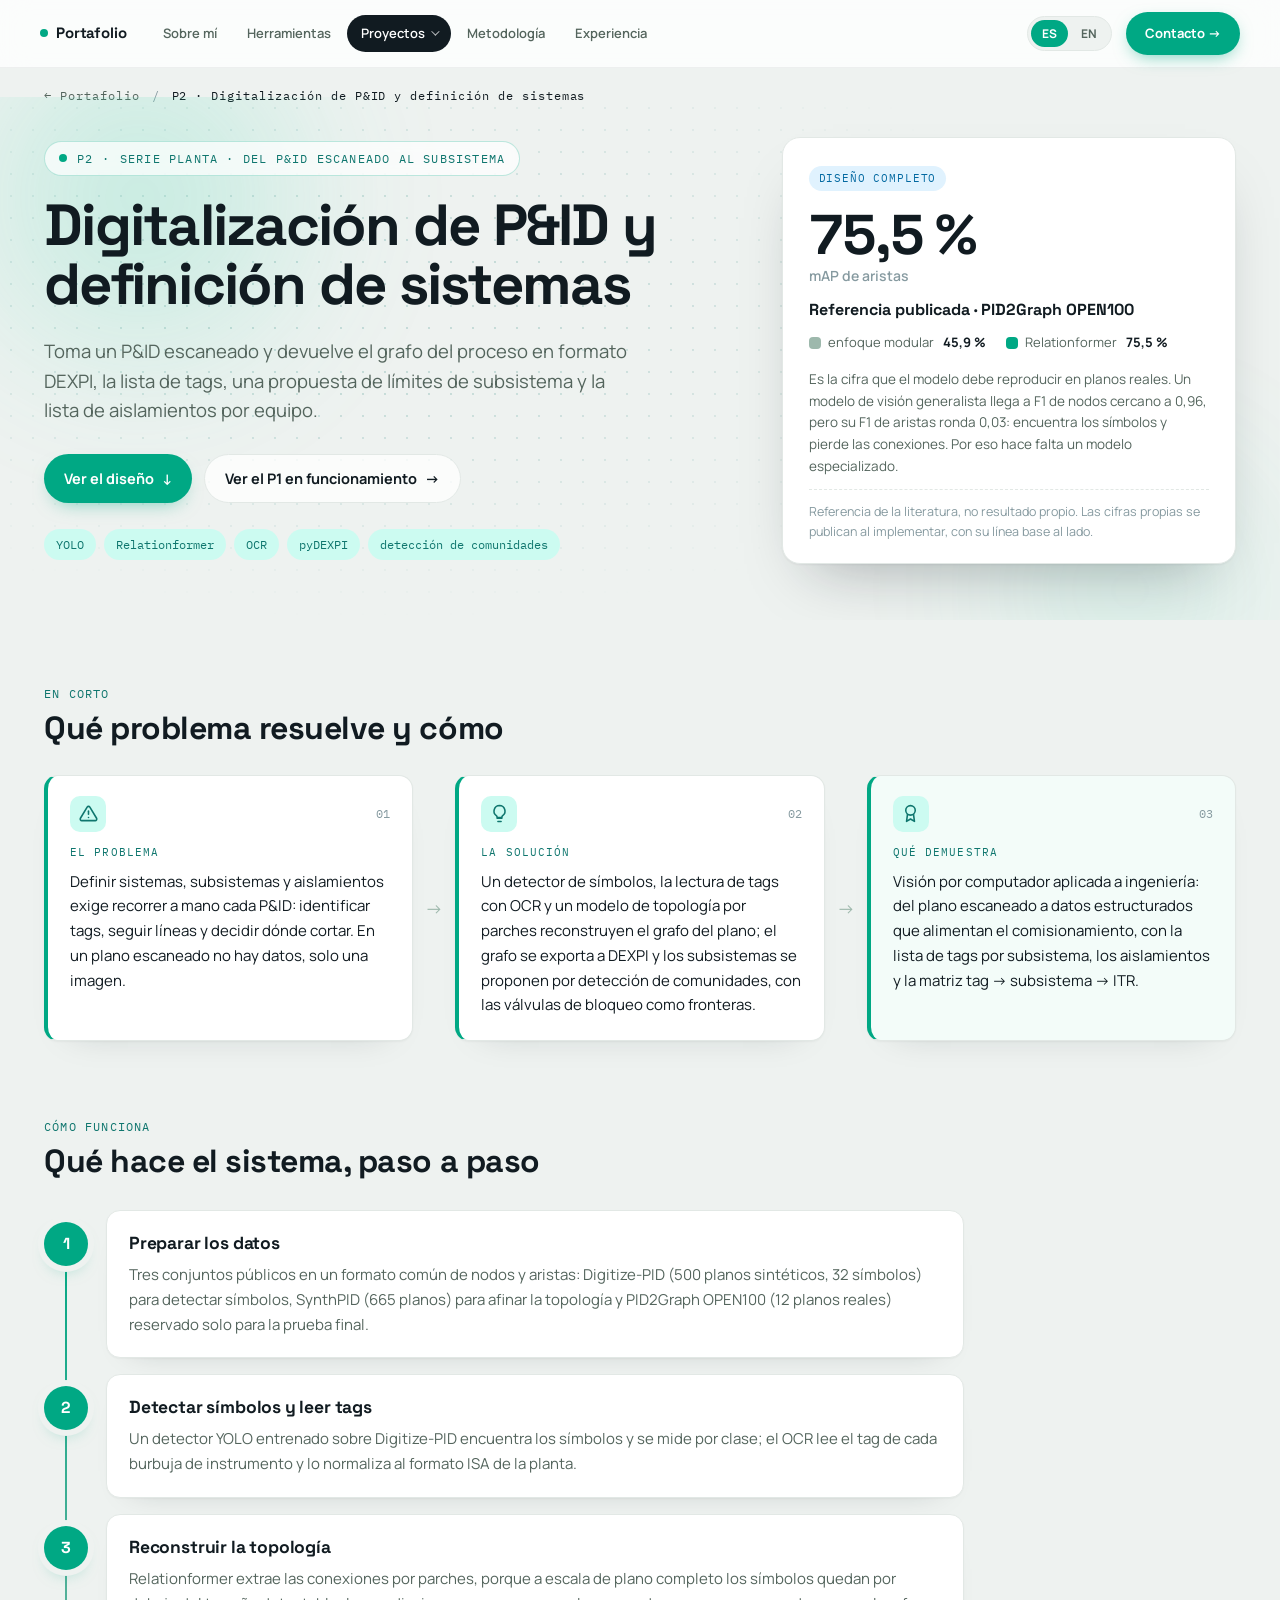
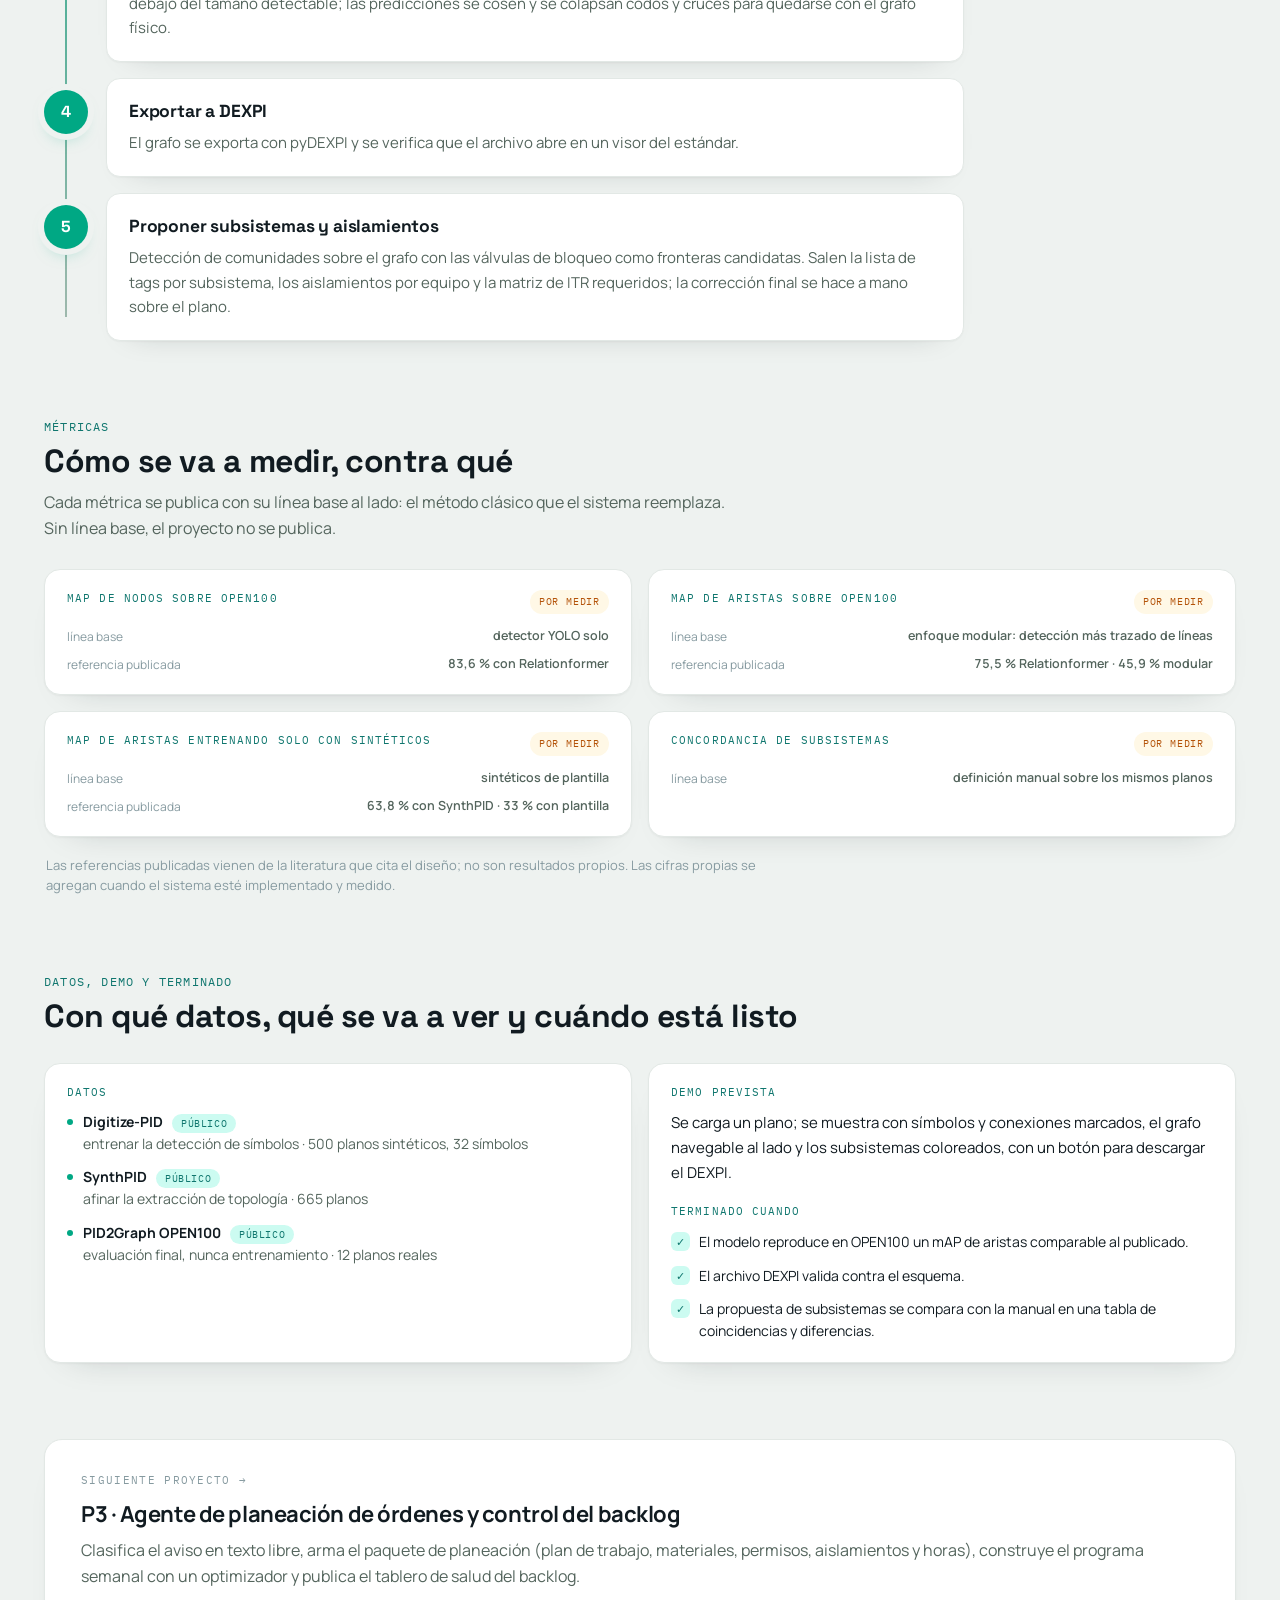
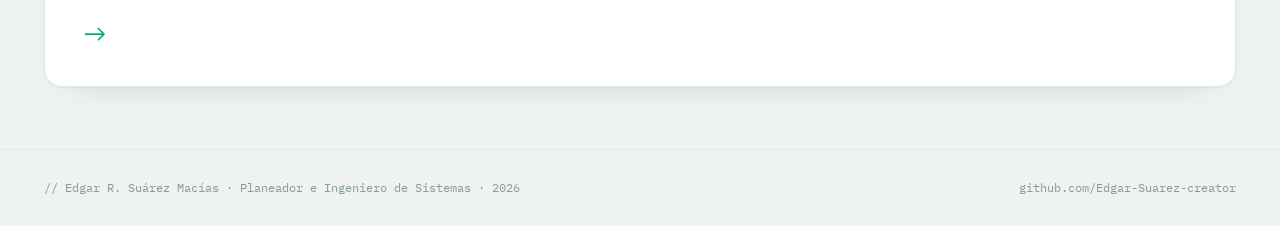
<file: projects/02-pid-sistemas.html>
<!DOCTYPE html>
<html lang="es">
<head>
<meta charset="UTF-8" />
<meta name="viewport" content="width=device-width, initial-scale=1.0" />
<meta name="theme-color" content="#eef2f0" />
<title>P2 · Digitalización de P&amp;ID y definición de sistemas · Edgar R. Suárez Macías</title>
<meta name="description" content="Toma un P&amp;ID escaneado y devuelve el grafo del proceso en formato DEXPI, la lista de tags, una propuesta de límites de subsistema y la lista de aislamientos por equipo." />
<link rel="preconnect" href="https://fonts.googleapis.com" />
<link rel="preconnect" href="https://fonts.gstatic.com" crossorigin />
<link href="https://fonts.googleapis.com/css2?family=Manrope:wght@400;500;600;700;800&family=Space+Grotesk:wght@500;600;700&family=IBM+Plex+Mono:wght@400;500;600&display=swap" rel="stylesheet" />
<link rel="icon" type="image/svg+xml" href="../assets/favicon.svg" /><link rel="icon" type="image/png" sizes="32x32" href="../assets/favicon-32.png" /><link rel="apple-touch-icon" href="../assets/apple-touch-icon.png" />
<link rel="stylesheet" href="_styles.css?v=1791150000" />
</head>
<body>
<!-- generado por scripts/planta/paginas_diseno.py; editar el contenido allí -->
<nav>
  <div class="nav-inner">
    <a class="logo" href="../index.html"><i></i>Portafolio</a>
    <div class="nav-links">
      <a href="../index.html#about"><span class="l-es">Sobre mí</span><span class="l-en">About me</span></a>
      <a href="../index.html#stack"><span class="l-es">Herramientas</span><span class="l-en">Tools</span></a>
      <div class="nav-dd"><a href="../index.html#projects" class="dd-trigger active"><span class="l-es">Proyectos</span><span class="l-en">Projects</span> <i class="dd-caret"></i></a><div class="dd-menu"><a href="01-asistente-planta.html"><span class="dd-num">P1</span><span class="l-es">Asistente de planta</span><span class="l-en">Plant assistant</span></a><a href="02-pid-sistemas.html" class="active"><span class="dd-num">P2</span><span class="l-es">Digitalización de P&amp;ID</span><span class="l-en">P&amp;ID digitization</span></a><a href="03-ordenes-backlog.html"><span class="dd-num">P3</span><span class="l-es">Planeación de órdenes y backlog</span><span class="l-en">Work-order planning and backlog</span></a><a href="04-confiabilidad.html"><span class="dd-num">P4</span><span class="l-es">Estrategia de confiabilidad</span><span class="l-en">Reliability strategy</span></a><a href="05-materiales.html"><span class="dd-num">P5</span><span class="l-es">Materiales y repuestos</span><span class="l-en">Materials and spares</span></a><a href="06-construccion-entrega.html"><span class="dd-num">P6</span><span class="l-es">Construcción y entrega por sistemas</span><span class="l-en">Construction and handover by system</span></a><a href="07-calidad.html"><span class="dd-num">P7</span><span class="l-es">Calidad en construcción</span><span class="l-en">Construction quality</span></a><a href="08-preservacion.html"><span class="dd-num">P8</span><span class="l-es">Preservación de equipos</span><span class="l-en">Equipment preservation</span></a></div></div>
      <a href="../index.html#metodologia"><span class="l-es">Metodología</span><span class="l-en">Methodology</span></a>
      <a href="../index.html#experiencia"><span class="l-es">Experiencia</span><span class="l-en">Experience</span></a>
    </div>
    <div class="lang" id="lang"><button data-lang="es" class="on" type="button">ES</button><button data-lang="en" type="button">EN</button></div>
    <a class="btn btn-teal nav-cta" href="../index.html#contact"><span class="l-es">Contacto →</span><span class="l-en">Contact →</span></a>
  </div>
</nav>
<div class="container"><div class="crumbs-bar"><div class="crumbs">
      <a href="../index.html"><span class="l-es">← Portafolio</span><span class="l-en">← Portfolio</span></a>
      <span class="sep">/</span>
      <span class="here">P2 · <span class="l-es">Digitalización de P&amp;ID y definición de sistemas</span><span class="l-en">P&amp;ID digitization and system definition</span></span>
    </div></div></div>
<header class="hero3">
  <div class="hero3-bg" aria-hidden="true"><i class="b1"></i><i class="b2"></i><i class="grid"></i></div>
  <div class="container hero3-in">
    <div class="hero3-l">
      <div class="hero3-eyebrow"><span class="dot"></span>P2 · <span class="l-es">Serie planta · del P&amp;ID escaneado al subsistema</span><span class="l-en">Plant series · from scanned P&amp;ID to subsystem</span></div>
      <h1><span class="l-es">Digitalización de P&amp;ID y definición de sistemas</span><span class="l-en">P&amp;ID digitization and system definition</span></h1>
      <p class="one"><span class="l-es">Toma un P&amp;ID escaneado y devuelve el grafo del proceso en formato DEXPI, la lista de tags, una propuesta de límites de subsistema y la lista de aislamientos por equipo.</span><span class="l-en">It takes a scanned P&amp;ID and returns the process graph in DEXPI format, the tag list, a proposal of subsystem boundaries and the isolation list per item.</span></p>
      <div class="hero3-cta">
        <a class="btn3 primary" href="#como"><span class="l-es">Ver el diseño</span><span class="l-en">See the design</span> <span>↓</span></a>
        <a class="btn3 ghost" href="01-asistente-planta.html"><span class="l-es">Ver el P1 en funcionamiento</span><span class="l-en">See P1 running</span> <span>→</span></a>
      </div>
      <div class="chips"><span class="chip">YOLO</span><span class="chip">Relationformer</span><span class="chip">OCR</span><span class="chip">pyDEXPI</span><span class="chip"><span class="l-es">detección de comunidades</span><span class="l-en">community detection</span></span></div>
    </div>
    <div class="hero3-r"><div class="kpi3 kpi-dis"><span class="kstate"><span class="l-es">Diseño completo</span><span class="l-en">Full design</span></span><div class="kbig"><span class="l-es">75,5 %</span><span class="l-en">75.5 %</span><small><span class="l-es">mAP de aristas</span><span class="l-en">edge mAP</span></small></div><div class="kpi3-k kleft"><span class="l-es">Referencia publicada · PID2Graph OPEN100</span><span class="l-en">Published reference · PID2Graph OPEN100</span></div><div class="kpi3-cmp"><div><span class="sw base"></span><span class="l-es">enfoque modular</span><span class="l-en">modular approach</span><b><span class="l-es">45,9 %</span><span class="l-en">45.9 %</span></b></div><div><span class="sw goal"></span>Relationformer<b><span class="l-es">75,5 %</span><span class="l-en">75.5 %</span></b></div></div><p class="expl"><span class="l-es">Es la cifra que el modelo debe reproducir en planos reales. Un modelo de visión generalista llega a F1 de nodos cercano a 0,96, pero su F1 de aristas ronda 0,03: encuentra los símbolos y pierde las conexiones. Por eso hace falta un modelo especializado.</span><span class="l-en">This is the figure the model must reproduce on real drawings. A general-purpose vision model reaches a node F1 near 0.96, but its edge F1 is around 0.03: it finds the symbols and loses the connections. That is why a specialized model is needed.</span></p><p class="ev"><span class="l-es">Referencia de la literatura, no resultado propio. Las cifras propias se publican al implementar, con su línea base al lado.</span><span class="l-en">Literature reference, not an own result. Own figures are published once implemented, with their baseline alongside.</span></p></div></div>
  </div>
</header>
<section class="sec2 v2"><div class="container">
  <div class="h"><div class="eyebrow2"><span class="l-es">En corto</span><span class="l-en">In short</span></div><h2><span class="l-es">Qué problema resuelve y cómo</span><span class="l-en">What problem it solves and how</span></h2></div>
  <div class="trio3"><div class="tcard prob"><div class="thead"><span class="ticon"><svg viewBox="0 0 24 24" fill="none" stroke="currentColor" stroke-width="2" stroke-linecap="round" stroke-linejoin="round"><path d="M12 9v4"/><path d="M12 17h.01"/><path d="M10.3 3.9 1.8 18a2 2 0 0 0 1.7 3h17a2 2 0 0 0 1.7-3L13.7 3.9a2 2 0 0 0-3.4 0z"/></svg></span><span class="tnum">01</span></div><div class="k"><span class="l-es">El problema</span><span class="l-en">The problem</span></div><p><span class="l-es">Definir sistemas, subsistemas y aislamientos exige recorrer a mano cada P&amp;ID: identificar tags, seguir líneas y decidir dónde cortar. En un plano escaneado no hay datos, solo una imagen.</span><span class="l-en">Defining systems, subsystems and isolations means walking every P&amp;ID by hand: identifying tags, following lines and deciding where to cut. A scanned drawing has no data, only an image.</span></p></div><span class="tarrow" aria-hidden="true">→</span><div class="tcard sol"><div class="thead"><span class="ticon"><svg viewBox="0 0 24 24" fill="none" stroke="currentColor" stroke-width="2" stroke-linecap="round" stroke-linejoin="round"><path d="M9 18h6"/><path d="M10 22h4"/><path d="M12 2a7 7 0 0 0-4 12.7c.6.5 1 1.3 1 2.1V17h6v-.2c0-.8.4-1.6 1-2.1A7 7 0 0 0 12 2z"/></svg></span><span class="tnum">02</span></div><div class="k"><span class="l-es">La solución</span><span class="l-en">The solution</span></div><p><span class="l-es">Un detector de símbolos, la lectura de tags con OCR y un modelo de topología por parches reconstruyen el grafo del plano; el grafo se exporta a DEXPI y los subsistemas se proponen por detección de comunidades, con las válvulas de bloqueo como fronteras.</span><span class="l-en">A symbol detector, OCR tag reading and a patch-based topology model rebuild the drawing's graph; the graph is exported to DEXPI and subsystems are proposed by community detection, with block valves as boundaries.</span></p></div><span class="tarrow" aria-hidden="true">→</span><div class="tcard dem"><div class="thead"><span class="ticon"><svg viewBox="0 0 24 24" fill="none" stroke="currentColor" stroke-width="2" stroke-linecap="round" stroke-linejoin="round"><circle cx="12" cy="8" r="6"/><path d="M8.2 13.2 7 22l5-3 5 3-1.2-8.8"/></svg></span><span class="tnum">03</span></div><div class="k"><span class="l-es">Qué demuestra</span><span class="l-en">What it shows</span></div><p><span class="l-es">Visión por computador aplicada a ingeniería: del plano escaneado a datos estructurados que alimentan el comisionamiento, con la lista de tags por subsistema, los aislamientos y la matriz tag → subsistema → ITR.</span><span class="l-en">Computer vision applied to engineering: from the scanned drawing to structured data that feeds commissioning, with the tag list per subsystem, the isolations and the tag → subsystem → ITR matrix.</span></p></div></div>
</div></section>
<section class="sec2 v2" id="como"><div class="container">
  <div class="h"><div class="eyebrow2"><span class="l-es">Cómo funciona</span><span class="l-en">How it works</span></div><h2><span class="l-es">Qué hace el sistema, paso a paso</span><span class="l-en">What the system does, step by step</span></h2></div>
  <ol class="vsteps reveal2"><li><div class="n">1</div><div><b><span class="l-es">Preparar los datos</span><span class="l-en">Prepare the data</span></b><p><span class="l-es">Tres conjuntos públicos en un formato común de nodos y aristas: Digitize-PID (500 planos sintéticos, 32 símbolos) para detectar símbolos, SynthPID (665 planos) para afinar la topología y PID2Graph OPEN100 (12 planos reales) reservado solo para la prueba final.</span><span class="l-en">Three public datasets in a common node-and-edge format: Digitize-PID (500 synthetic drawings, 32 symbols) to detect symbols, SynthPID (665 drawings) to fine-tune topology and PID2Graph OPEN100 (12 real drawings) kept for the final test only.</span></p></div></li><li><div class="n">2</div><div><b><span class="l-es">Detectar símbolos y leer tags</span><span class="l-en">Detect symbols and read tags</span></b><p><span class="l-es">Un detector YOLO entrenado sobre Digitize-PID encuentra los símbolos y se mide por clase; el OCR lee el tag de cada burbuja de instrumento y lo normaliza al formato ISA de la planta.</span><span class="l-en">A YOLO detector trained on Digitize-PID finds the symbols and is measured per class; OCR reads the tag in each instrument bubble and normalizes it to the plant's ISA format.</span></p></div></li><li><div class="n">3</div><div><b><span class="l-es">Reconstruir la topología</span><span class="l-en">Rebuild the topology</span></b><p><span class="l-es">Relationformer extrae las conexiones por parches, porque a escala de plano completo los símbolos quedan por debajo del tamaño detectable; las predicciones se cosen y se colapsan codos y cruces para quedarse con el grafo físico.</span><span class="l-en">Relationformer extracts connections patch by patch, because at full-drawing scale the symbols fall below the detectable size; predictions are stitched and elbows and crossings collapsed to keep the physical graph.</span></p></div></li><li><div class="n">4</div><div><b><span class="l-es">Exportar a DEXPI</span><span class="l-en">Export to DEXPI</span></b><p><span class="l-es">El grafo se exporta con pyDEXPI y se verifica que el archivo abre en un visor del estándar.</span><span class="l-en">The graph is exported with pyDEXPI and the file is checked to open in a viewer of the standard.</span></p></div></li><li><div class="n">5</div><div><b><span class="l-es">Proponer subsistemas y aislamientos</span><span class="l-en">Propose subsystems and isolations</span></b><p><span class="l-es">Detección de comunidades sobre el grafo con las válvulas de bloqueo como fronteras candidatas. Salen la lista de tags por subsistema, los aislamientos por equipo y la matriz de ITR requeridos; la corrección final se hace a mano sobre el plano.</span><span class="l-en">Community detection on the graph with block valves as candidate boundaries. Out come the tag list per subsystem, the isolations per item and the required ITR matrix; the final correction is made by hand on the drawing.</span></p></div></li></ol>
</div></section>
<section class="sec2 v2"><div class="container">
  <div class="h"><div class="eyebrow2"><span class="l-es">Métricas</span><span class="l-en">Metrics</span></div><h2><span class="l-es">Cómo se va a medir, contra qué</span><span class="l-en">How it will be measured, and against what</span></h2>
  <p class="sub"><span class="l-es">Cada métrica se publica con su línea base al lado: el método clásico que el sistema reemplaza. Sin línea base, el proyecto no se publica.</span><span class="l-en">Every metric is published with its baseline alongside: the classical method the system replaces. Without a baseline, the project is not published.</span></p></div>
  <div class="rgrid"><div class="rcard"><div class="rtop"><div class="rk"><span class="l-es">mAP de nodos sobre OPEN100</span><span class="l-en">Node mAP on OPEN100</span></div><span class="rstate rs-obj"><span class="l-es">por medir</span><span class="l-en">to measure</span></span></div><div class="rbars"><div class="rrow nobar"><span class="rl"><span class="l-es">línea base</span><span class="l-en">baseline</span></span><span class="rv"><span class="l-es">detector YOLO solo</span><span class="l-en">YOLO detector alone</span></span></div><div class="rrow nobar"><span class="rl"><span class="l-es">referencia publicada</span><span class="l-en">published reference</span></span><span class="rv"><span class="l-es">83,6 % con Relationformer</span><span class="l-en">83.6 % with Relationformer</span></span></div></div></div><div class="rcard"><div class="rtop"><div class="rk"><span class="l-es">mAP de aristas sobre OPEN100</span><span class="l-en">Edge mAP on OPEN100</span></div><span class="rstate rs-obj"><span class="l-es">por medir</span><span class="l-en">to measure</span></span></div><div class="rbars"><div class="rrow nobar"><span class="rl"><span class="l-es">línea base</span><span class="l-en">baseline</span></span><span class="rv"><span class="l-es">enfoque modular: detección más trazado de líneas</span><span class="l-en">modular approach: detection plus line tracing</span></span></div><div class="rrow nobar"><span class="rl"><span class="l-es">referencia publicada</span><span class="l-en">published reference</span></span><span class="rv"><span class="l-es">75,5 % Relationformer · 45,9 % modular</span><span class="l-en">75.5 % Relationformer · 45.9 % modular</span></span></div></div></div><div class="rcard"><div class="rtop"><div class="rk"><span class="l-es">mAP de aristas entrenando solo con sintéticos</span><span class="l-en">Edge mAP training on synthetic data only</span></div><span class="rstate rs-obj"><span class="l-es">por medir</span><span class="l-en">to measure</span></span></div><div class="rbars"><div class="rrow nobar"><span class="rl"><span class="l-es">línea base</span><span class="l-en">baseline</span></span><span class="rv"><span class="l-es">sintéticos de plantilla</span><span class="l-en">template synthetic data</span></span></div><div class="rrow nobar"><span class="rl"><span class="l-es">referencia publicada</span><span class="l-en">published reference</span></span><span class="rv"><span class="l-es">63,8 % con SynthPID · 33 % con plantilla</span><span class="l-en">63.8 % with SynthPID · 33 % with templates</span></span></div></div></div><div class="rcard"><div class="rtop"><div class="rk"><span class="l-es">Concordancia de subsistemas</span><span class="l-en">Subsystem agreement</span></div><span class="rstate rs-obj"><span class="l-es">por medir</span><span class="l-en">to measure</span></span></div><div class="rbars"><div class="rrow nobar"><span class="rl"><span class="l-es">línea base</span><span class="l-en">baseline</span></span><span class="rv"><span class="l-es">definición manual sobre los mismos planos</span><span class="l-en">manual definition on the same drawings</span></span></div></div></div></div>
  <p class="rnote"><span class="l-es">Las referencias publicadas vienen de la literatura que cita el diseño; no son resultados propios. Las cifras propias se agregan cuando el sistema esté implementado y medido.</span><span class="l-en">Published references come from the literature cited by the design; they are not own results. Own figures are added once the system is built and measured.</span></p>
</div></section>
<section class="sec2 v2"><div class="container">
  <div class="h"><div class="eyebrow2"><span class="l-es">Datos, demo y terminado</span><span class="l-en">Data, demo and done</span></div><h2><span class="l-es">Con qué datos, qué se va a ver y cuándo está listo</span><span class="l-en">Which data, what you will see and when it is done</span></h2></div>
  <div class="dis-grid">
    <div class="dis-card"><div class="k"><span class="l-es">Datos</span><span class="l-en">Data</span></div><ul class="dis-list"><li><b>Digitize-PID</b> <span class="origen o-públ"><span class="l-es">público</span><span class="l-en">public</span></span><br><span class="l-es">entrenar la detección de símbolos · 500 planos sintéticos, 32 símbolos</span><span class="l-en">train symbol detection · 500 synthetic drawings, 32 symbols</span></li><li><b>SynthPID</b> <span class="origen o-públ"><span class="l-es">público</span><span class="l-en">public</span></span><br><span class="l-es">afinar la extracción de topología · 665 planos</span><span class="l-en">fine-tune topology extraction · 665 drawings</span></li><li><b>PID2Graph OPEN100</b> <span class="origen o-públ"><span class="l-es">público</span><span class="l-en">public</span></span><br><span class="l-es">evaluación final, nunca entrenamiento · 12 planos reales</span><span class="l-en">final evaluation, never training · 12 real drawings</span></li></ul></div>
    <div class="dis-card"><div class="k"><span class="l-es">Demo prevista</span><span class="l-en">Planned demo</span></div><p><span class="l-es">Se carga un plano; se muestra con símbolos y conexiones marcados, el grafo navegable al lado y los subsistemas coloreados, con un botón para descargar el DEXPI.</span><span class="l-en">A drawing is loaded; it is shown with symbols and connections marked, the navigable graph beside it and the subsystems colored, with a button to download the DEXPI.</span></p>
      <div class="k" style="margin-top:18px"><span class="l-es">Terminado cuando</span><span class="l-en">Done when</span></div><ul class="dis-list check"><li><span class="l-es">El modelo reproduce en OPEN100 un mAP de aristas comparable al publicado.</span><span class="l-en">The model reproduces on OPEN100 an edge mAP comparable to the published one.</span></li><li><span class="l-es">El archivo DEXPI valida contra el esquema.</span><span class="l-en">The DEXPI file validates against the schema.</span></li><li><span class="l-es">La propuesta de subsistemas se compara con la manual en una tabla de coincidencias y diferencias.</span><span class="l-en">The subsystem proposal is compared with the manual one in a table of matches and differences.</span></li></ul></div>
  </div>
</div></section>
<section class="sec2 v2"><div class="container">
    <a class="next-card" href="03-ordenes-backlog.html"><div><div class="label"><span class="l-es">Siguiente proyecto →</span><span class="l-en">Next project →</span></div><h3>P3 · <span class="l-es">Agente de planeación de órdenes y control del backlog</span><span class="l-en">Work-order planning agent and backlog control</span></h3><p style="color: var(--text-dim); margin-top: 6px;"><span class="l-es">Clasifica el aviso en texto libre, arma el paquete de planeación (plan de trabajo, materiales, permisos, aislamientos y horas), construye el programa semanal con un optimizador y publica el tablero de salud del backlog.</span><span class="l-en">It classifies the free-text notification, builds the planning package (work plan, materials, permits, isolations and hours), builds the weekly schedule with an optimizer and publishes the backlog health dashboard.</span></p></div><span class="arrow">→</span></a>
</div></section>
<footer>
  <div class="footer-inner">
    <div>// Edgar R. Suárez Macías · <span class="l-es">Planeador e Ingeniero de Sistemas</span><span class="l-en">Planner and Systems Engineer</span> · 2026</div>
    <div>github.com/Edgar-Suarez-creator</div>
  </div>
</footer>
<script>
(function(){
  function setLang(lang){
    document.documentElement.lang = lang;
    document.querySelectorAll('#lang button').forEach(b => b.classList.toggle('on', b.dataset.lang === lang));
    try { sessionStorage.setItem('lang', lang); } catch(e) {}
  }
  document.querySelectorAll('#lang button').forEach(b => b.addEventListener('click', () => setLang(b.dataset.lang)));
  let saved = 'es'; try { saved = sessionStorage.getItem('lang') || 'es'; } catch(e) {}
  setLang(saved);
  const io2 = new IntersectionObserver(es => es.forEach(e => { if (e.isIntersecting) { e.target.classList.add('in'); io2.unobserve(e.target); } }), { threshold: .2 });
  document.querySelectorAll('.reveal2').forEach(el => io2.observe(el));
  setTimeout(() => document.querySelectorAll('.reveal2').forEach(el => el.classList.add('in')), 1200);
})();
</script>
</body>
</html>
</file>
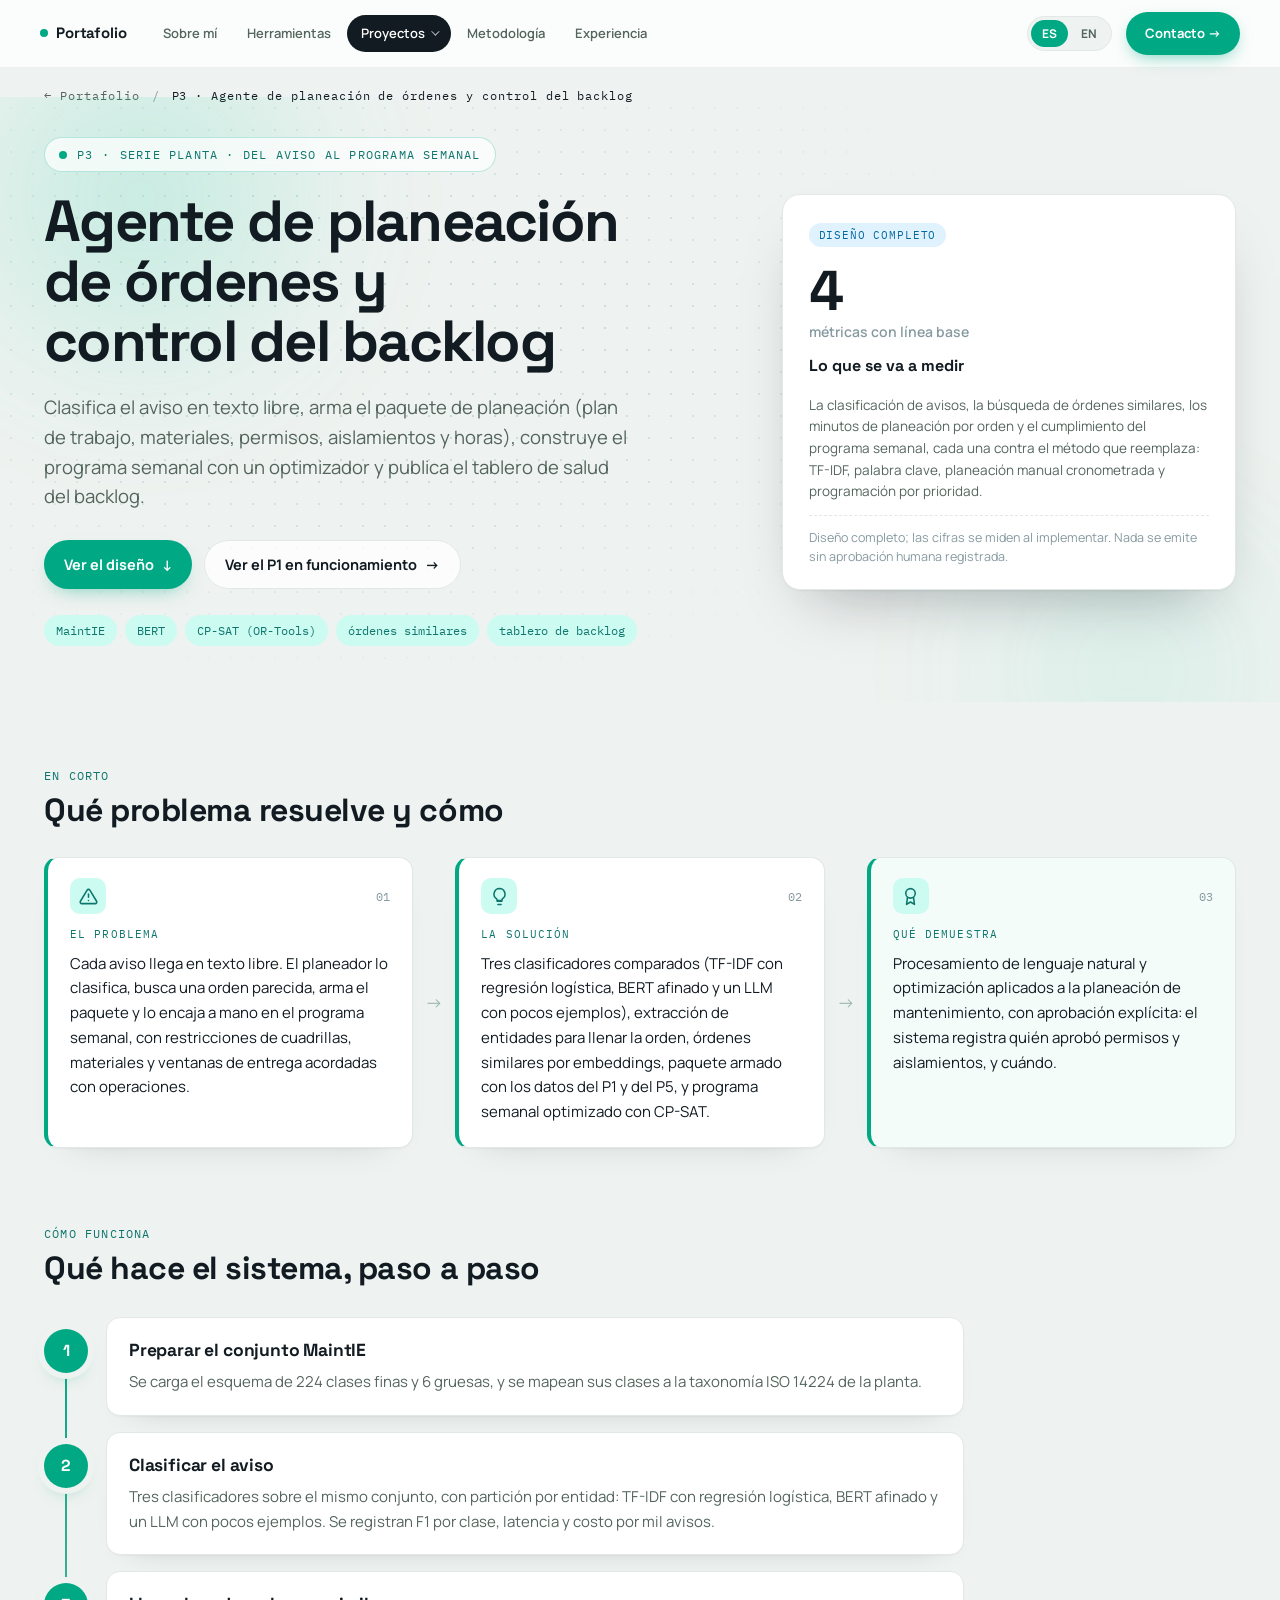
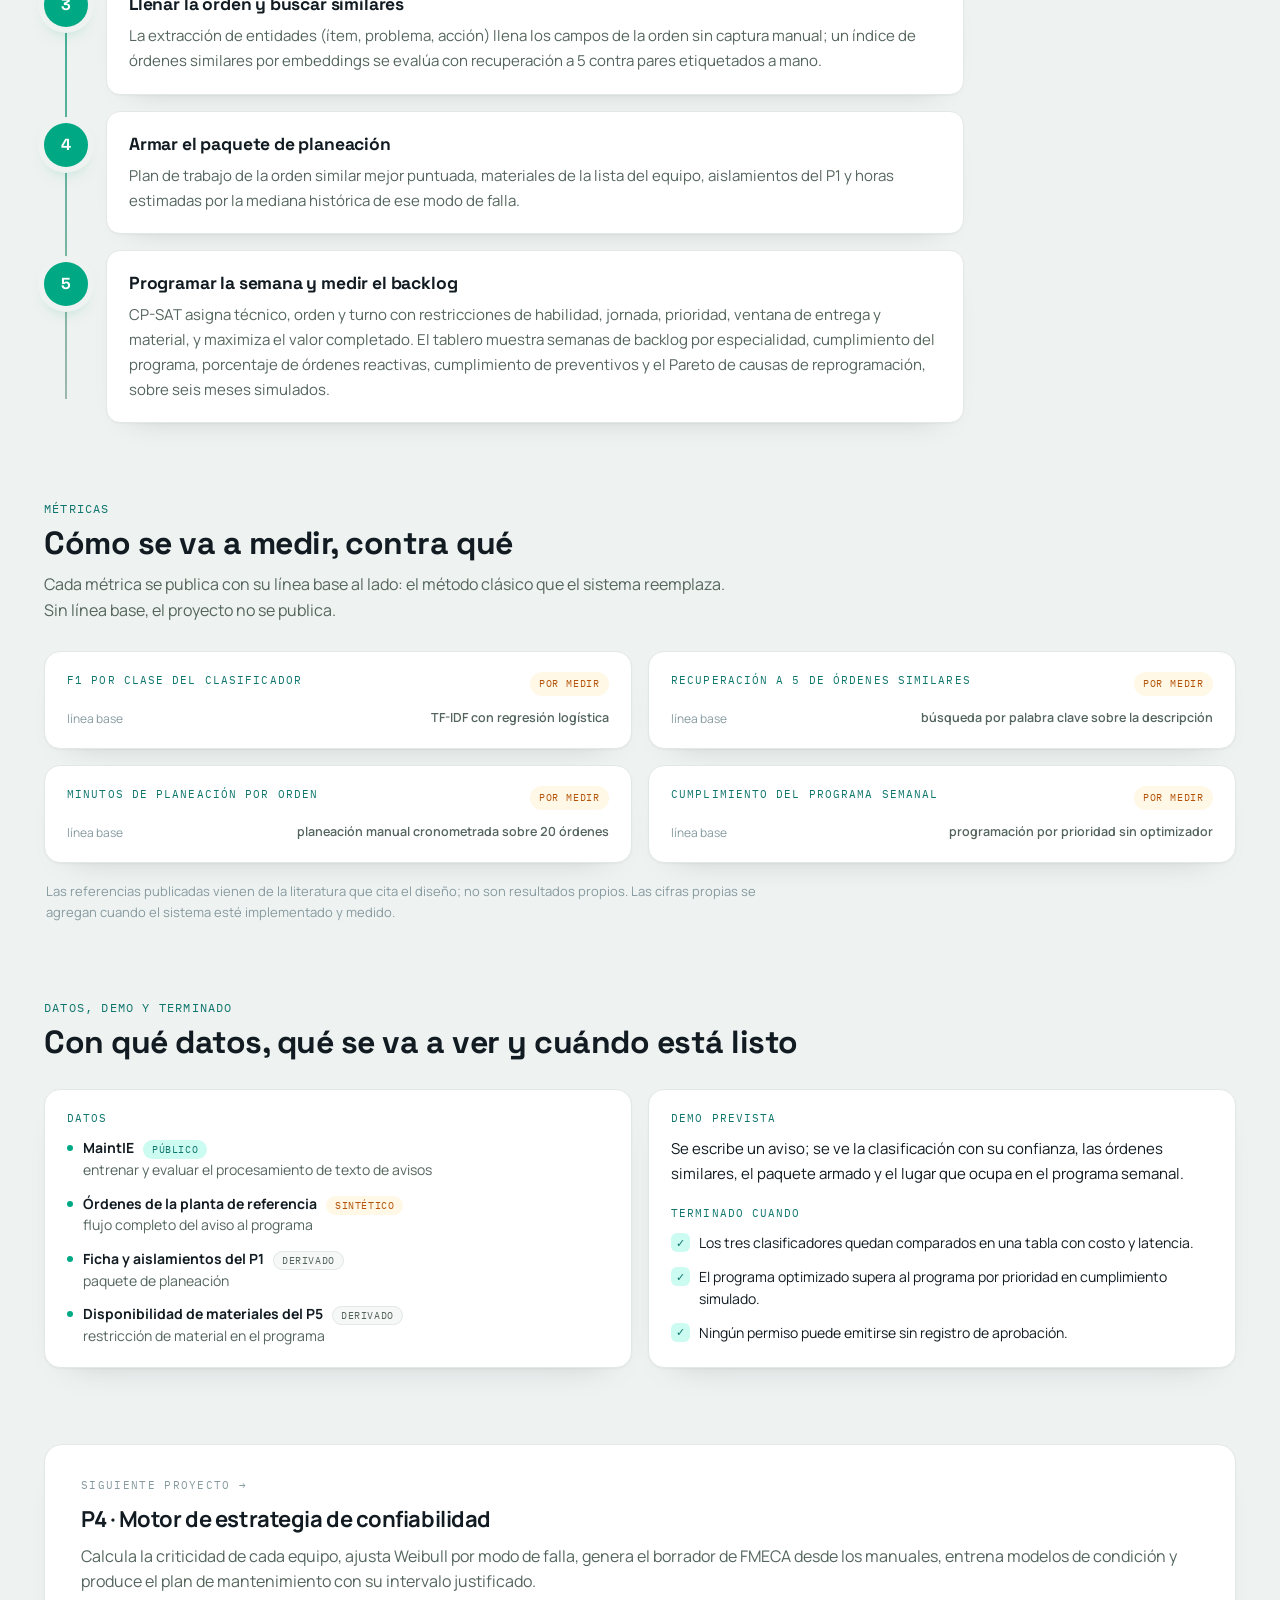
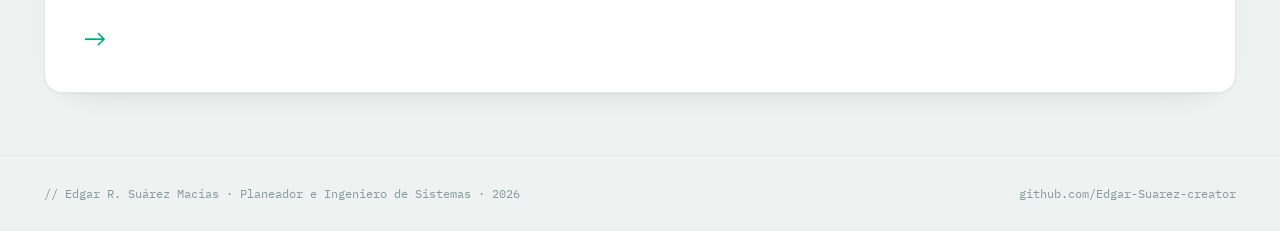
<file: projects/03-ordenes-backlog.html>
<!DOCTYPE html>
<html lang="es">
<head>
<meta charset="UTF-8" />
<meta name="viewport" content="width=device-width, initial-scale=1.0" />
<meta name="theme-color" content="#eef2f0" />
<title>P3 · Agente de planeación de órdenes y control del backlog · Edgar R. Suárez Macías</title>
<meta name="description" content="Clasifica el aviso en texto libre, arma el paquete de planeación (plan de trabajo, materiales, permisos, aislamientos y horas), construye el programa semanal con un optimizador y publica el tablero de salud del backlog." />
<link rel="preconnect" href="https://fonts.googleapis.com" />
<link rel="preconnect" href="https://fonts.gstatic.com" crossorigin />
<link href="https://fonts.googleapis.com/css2?family=Manrope:wght@400;500;600;700;800&family=Space+Grotesk:wght@500;600;700&family=IBM+Plex+Mono:wght@400;500;600&display=swap" rel="stylesheet" />
<link rel="icon" type="image/svg+xml" href="../assets/favicon.svg" /><link rel="icon" type="image/png" sizes="32x32" href="../assets/favicon-32.png" /><link rel="apple-touch-icon" href="../assets/apple-touch-icon.png" />
<link rel="stylesheet" href="_styles.css?v=1791150000" />
</head>
<body>
<!-- generado por scripts/planta/paginas_diseno.py; editar el contenido allí -->
<nav>
  <div class="nav-inner">
    <a class="logo" href="../index.html"><i></i>Portafolio</a>
    <div class="nav-links">
      <a href="../index.html#about"><span class="l-es">Sobre mí</span><span class="l-en">About me</span></a>
      <a href="../index.html#stack"><span class="l-es">Herramientas</span><span class="l-en">Tools</span></a>
      <div class="nav-dd"><a href="../index.html#projects" class="dd-trigger active"><span class="l-es">Proyectos</span><span class="l-en">Projects</span> <i class="dd-caret"></i></a><div class="dd-menu"><a href="01-asistente-planta.html"><span class="dd-num">P1</span><span class="l-es">Asistente de planta</span><span class="l-en">Plant assistant</span></a><a href="02-pid-sistemas.html"><span class="dd-num">P2</span><span class="l-es">Digitalización de P&amp;ID</span><span class="l-en">P&amp;ID digitization</span></a><a href="03-ordenes-backlog.html" class="active"><span class="dd-num">P3</span><span class="l-es">Planeación de órdenes y backlog</span><span class="l-en">Work-order planning and backlog</span></a><a href="04-confiabilidad.html"><span class="dd-num">P4</span><span class="l-es">Estrategia de confiabilidad</span><span class="l-en">Reliability strategy</span></a><a href="05-materiales.html"><span class="dd-num">P5</span><span class="l-es">Materiales y repuestos</span><span class="l-en">Materials and spares</span></a><a href="06-construccion-entrega.html"><span class="dd-num">P6</span><span class="l-es">Construcción y entrega por sistemas</span><span class="l-en">Construction and handover by system</span></a><a href="07-calidad.html"><span class="dd-num">P7</span><span class="l-es">Calidad en construcción</span><span class="l-en">Construction quality</span></a><a href="08-preservacion.html"><span class="dd-num">P8</span><span class="l-es">Preservación de equipos</span><span class="l-en">Equipment preservation</span></a></div></div>
      <a href="../index.html#metodologia"><span class="l-es">Metodología</span><span class="l-en">Methodology</span></a>
      <a href="../index.html#experiencia"><span class="l-es">Experiencia</span><span class="l-en">Experience</span></a>
    </div>
    <div class="lang" id="lang"><button data-lang="es" class="on" type="button">ES</button><button data-lang="en" type="button">EN</button></div>
    <a class="btn btn-teal nav-cta" href="../index.html#contact"><span class="l-es">Contacto →</span><span class="l-en">Contact →</span></a>
  </div>
</nav>
<div class="container"><div class="crumbs-bar"><div class="crumbs">
      <a href="../index.html"><span class="l-es">← Portafolio</span><span class="l-en">← Portfolio</span></a>
      <span class="sep">/</span>
      <span class="here">P3 · <span class="l-es">Agente de planeación de órdenes y control del backlog</span><span class="l-en">Work-order planning agent and backlog control</span></span>
    </div></div></div>
<header class="hero3">
  <div class="hero3-bg" aria-hidden="true"><i class="b1"></i><i class="b2"></i><i class="grid"></i></div>
  <div class="container hero3-in">
    <div class="hero3-l">
      <div class="hero3-eyebrow"><span class="dot"></span>P3 · <span class="l-es">Serie planta · del aviso al programa semanal</span><span class="l-en">Plant series · from notification to weekly schedule</span></div>
      <h1><span class="l-es">Agente de planeación de órdenes y control del backlog</span><span class="l-en">Work-order planning agent and backlog control</span></h1>
      <p class="one"><span class="l-es">Clasifica el aviso en texto libre, arma el paquete de planeación (plan de trabajo, materiales, permisos, aislamientos y horas), construye el programa semanal con un optimizador y publica el tablero de salud del backlog.</span><span class="l-en">It classifies the free-text notification, builds the planning package (work plan, materials, permits, isolations and hours), builds the weekly schedule with an optimizer and publishes the backlog health dashboard.</span></p>
      <div class="hero3-cta">
        <a class="btn3 primary" href="#como"><span class="l-es">Ver el diseño</span><span class="l-en">See the design</span> <span>↓</span></a>
        <a class="btn3 ghost" href="01-asistente-planta.html"><span class="l-es">Ver el P1 en funcionamiento</span><span class="l-en">See P1 running</span> <span>→</span></a>
      </div>
      <div class="chips"><span class="chip">MaintIE</span><span class="chip">BERT</span><span class="chip">CP-SAT (OR-Tools)</span><span class="chip"><span class="l-es">órdenes similares</span><span class="l-en">similar orders</span></span><span class="chip"><span class="l-es">tablero de backlog</span><span class="l-en">backlog dashboard</span></span></div>
    </div>
    <div class="hero3-r"><div class="kpi3 kpi-dis"><span class="kstate"><span class="l-es">Diseño completo</span><span class="l-en">Full design</span></span><div class="kbig">4<small><span class="l-es">métricas con línea base</span><span class="l-en">metrics with baseline</span></small></div><div class="kpi3-k kleft"><span class="l-es">Lo que se va a medir</span><span class="l-en">What will be measured</span></div><p class="expl"><span class="l-es">La clasificación de avisos, la búsqueda de órdenes similares, los minutos de planeación por orden y el cumplimiento del programa semanal, cada una contra el método que reemplaza: TF-IDF, palabra clave, planeación manual cronometrada y programación por prioridad.</span><span class="l-en">Notification classification, similar-order search, planning minutes per order and weekly schedule compliance, each against the method it replaces: TF-IDF, keyword search, timed manual planning and priority-based scheduling.</span></p><p class="ev"><span class="l-es">Diseño completo; las cifras se miden al implementar. Nada se emite sin aprobación humana registrada.</span><span class="l-en">Full design; figures are measured once implemented. Nothing is issued without recorded human approval.</span></p></div></div>
  </div>
</header>
<section class="sec2 v2"><div class="container">
  <div class="h"><div class="eyebrow2"><span class="l-es">En corto</span><span class="l-en">In short</span></div><h2><span class="l-es">Qué problema resuelve y cómo</span><span class="l-en">What problem it solves and how</span></h2></div>
  <div class="trio3"><div class="tcard prob"><div class="thead"><span class="ticon"><svg viewBox="0 0 24 24" fill="none" stroke="currentColor" stroke-width="2" stroke-linecap="round" stroke-linejoin="round"><path d="M12 9v4"/><path d="M12 17h.01"/><path d="M10.3 3.9 1.8 18a2 2 0 0 0 1.7 3h17a2 2 0 0 0 1.7-3L13.7 3.9a2 2 0 0 0-3.4 0z"/></svg></span><span class="tnum">01</span></div><div class="k"><span class="l-es">El problema</span><span class="l-en">The problem</span></div><p><span class="l-es">Cada aviso llega en texto libre. El planeador lo clasifica, busca una orden parecida, arma el paquete y lo encaja a mano en el programa semanal, con restricciones de cuadrillas, materiales y ventanas de entrega acordadas con operaciones.</span><span class="l-en">Each notification arrives as free text. The planner classifies it, looks for a similar order, builds the package and fits it by hand into the weekly schedule, with crew, material and handover-window constraints agreed with operations.</span></p></div><span class="tarrow" aria-hidden="true">→</span><div class="tcard sol"><div class="thead"><span class="ticon"><svg viewBox="0 0 24 24" fill="none" stroke="currentColor" stroke-width="2" stroke-linecap="round" stroke-linejoin="round"><path d="M9 18h6"/><path d="M10 22h4"/><path d="M12 2a7 7 0 0 0-4 12.7c.6.5 1 1.3 1 2.1V17h6v-.2c0-.8.4-1.6 1-2.1A7 7 0 0 0 12 2z"/></svg></span><span class="tnum">02</span></div><div class="k"><span class="l-es">La solución</span><span class="l-en">The solution</span></div><p><span class="l-es">Tres clasificadores comparados (TF-IDF con regresión logística, BERT afinado y un LLM con pocos ejemplos), extracción de entidades para llenar la orden, órdenes similares por embeddings, paquete armado con los datos del P1 y del P5, y programa semanal optimizado con CP-SAT.</span><span class="l-en">Three compared classifiers (TF-IDF with logistic regression, fine-tuned BERT and a few-shot LLM), entity extraction to fill the order, similar orders by embeddings, a package built with data from P1 and P5, and a weekly schedule optimized with CP-SAT.</span></p></div><span class="tarrow" aria-hidden="true">→</span><div class="tcard dem"><div class="thead"><span class="ticon"><svg viewBox="0 0 24 24" fill="none" stroke="currentColor" stroke-width="2" stroke-linecap="round" stroke-linejoin="round"><circle cx="12" cy="8" r="6"/><path d="M8.2 13.2 7 22l5-3 5 3-1.2-8.8"/></svg></span><span class="tnum">03</span></div><div class="k"><span class="l-es">Qué demuestra</span><span class="l-en">What it shows</span></div><p><span class="l-es">Procesamiento de lenguaje natural y optimización aplicados a la planeación de mantenimiento, con aprobación explícita: el sistema registra quién aprobó permisos y aislamientos, y cuándo.</span><span class="l-en">Natural language processing and optimization applied to maintenance planning, with explicit approval: the system records who approved permits and isolations, and when.</span></p></div></div>
</div></section>
<section class="sec2 v2" id="como"><div class="container">
  <div class="h"><div class="eyebrow2"><span class="l-es">Cómo funciona</span><span class="l-en">How it works</span></div><h2><span class="l-es">Qué hace el sistema, paso a paso</span><span class="l-en">What the system does, step by step</span></h2></div>
  <ol class="vsteps reveal2"><li><div class="n">1</div><div><b><span class="l-es">Preparar el conjunto MaintIE</span><span class="l-en">Prepare the MaintIE dataset</span></b><p><span class="l-es">Se carga el esquema de 224 clases finas y 6 gruesas, y se mapean sus clases a la taxonomía ISO 14224 de la planta.</span><span class="l-en">The schema of 224 fine and 6 coarse classes is loaded and its classes are mapped to the plant's ISO 14224 taxonomy.</span></p></div></li><li><div class="n">2</div><div><b><span class="l-es">Clasificar el aviso</span><span class="l-en">Classify the notification</span></b><p><span class="l-es">Tres clasificadores sobre el mismo conjunto, con partición por entidad: TF-IDF con regresión logística, BERT afinado y un LLM con pocos ejemplos. Se registran F1 por clase, latencia y costo por mil avisos.</span><span class="l-en">Three classifiers on the same set, split by entity: TF-IDF with logistic regression, fine-tuned BERT and a few-shot LLM. Per-class F1, latency and cost per thousand notifications are recorded.</span></p></div></li><li><div class="n">3</div><div><b><span class="l-es">Llenar la orden y buscar similares</span><span class="l-en">Fill the order and find similar ones</span></b><p><span class="l-es">La extracción de entidades (ítem, problema, acción) llena los campos de la orden sin captura manual; un índice de órdenes similares por embeddings se evalúa con recuperación a 5 contra pares etiquetados a mano.</span><span class="l-en">Entity extraction (item, problem, action) fills the order fields without manual entry; a similar-order index by embeddings is evaluated with recall at 5 against hand-labeled pairs.</span></p></div></li><li><div class="n">4</div><div><b><span class="l-es">Armar el paquete de planeación</span><span class="l-en">Build the planning package</span></b><p><span class="l-es">Plan de trabajo de la orden similar mejor puntuada, materiales de la lista del equipo, aislamientos del P1 y horas estimadas por la mediana histórica de ese modo de falla.</span><span class="l-en">Work plan from the best-scored similar order, materials from the equipment list, isolations from P1 and hours estimated from the historical median of that failure mode.</span></p></div></li><li><div class="n">5</div><div><b><span class="l-es">Programar la semana y medir el backlog</span><span class="l-en">Schedule the week and measure the backlog</span></b><p><span class="l-es">CP-SAT asigna técnico, orden y turno con restricciones de habilidad, jornada, prioridad, ventana de entrega y material, y maximiza el valor completado. El tablero muestra semanas de backlog por especialidad, cumplimiento del programa, porcentaje de órdenes reactivas, cumplimiento de preventivos y el Pareto de causas de reprogramación, sobre seis meses simulados.</span><span class="l-en">CP-SAT assigns technician, order and shift under skill, shift-length, priority, handover-window and material constraints, maximizing completed value. The dashboard shows backlog weeks per craft, schedule compliance, share of reactive orders, preventive compliance and the Pareto of rescheduling causes, over six simulated months.</span></p></div></li></ol>
</div></section>
<section class="sec2 v2"><div class="container">
  <div class="h"><div class="eyebrow2"><span class="l-es">Métricas</span><span class="l-en">Metrics</span></div><h2><span class="l-es">Cómo se va a medir, contra qué</span><span class="l-en">How it will be measured, and against what</span></h2>
  <p class="sub"><span class="l-es">Cada métrica se publica con su línea base al lado: el método clásico que el sistema reemplaza. Sin línea base, el proyecto no se publica.</span><span class="l-en">Every metric is published with its baseline alongside: the classical method the system replaces. Without a baseline, the project is not published.</span></p></div>
  <div class="rgrid"><div class="rcard"><div class="rtop"><div class="rk"><span class="l-es">F1 por clase del clasificador</span><span class="l-en">Classifier per-class F1</span></div><span class="rstate rs-obj"><span class="l-es">por medir</span><span class="l-en">to measure</span></span></div><div class="rbars"><div class="rrow nobar"><span class="rl"><span class="l-es">línea base</span><span class="l-en">baseline</span></span><span class="rv"><span class="l-es">TF-IDF con regresión logística</span><span class="l-en">TF-IDF with logistic regression</span></span></div></div></div><div class="rcard"><div class="rtop"><div class="rk"><span class="l-es">Recuperación a 5 de órdenes similares</span><span class="l-en">Recall at 5 of similar orders</span></div><span class="rstate rs-obj"><span class="l-es">por medir</span><span class="l-en">to measure</span></span></div><div class="rbars"><div class="rrow nobar"><span class="rl"><span class="l-es">línea base</span><span class="l-en">baseline</span></span><span class="rv"><span class="l-es">búsqueda por palabra clave sobre la descripción</span><span class="l-en">keyword search on the description</span></span></div></div></div><div class="rcard"><div class="rtop"><div class="rk"><span class="l-es">Minutos de planeación por orden</span><span class="l-en">Planning minutes per order</span></div><span class="rstate rs-obj"><span class="l-es">por medir</span><span class="l-en">to measure</span></span></div><div class="rbars"><div class="rrow nobar"><span class="rl"><span class="l-es">línea base</span><span class="l-en">baseline</span></span><span class="rv"><span class="l-es">planeación manual cronometrada sobre 20 órdenes</span><span class="l-en">timed manual planning of 20 orders</span></span></div></div></div><div class="rcard"><div class="rtop"><div class="rk"><span class="l-es">Cumplimiento del programa semanal</span><span class="l-en">Weekly schedule compliance</span></div><span class="rstate rs-obj"><span class="l-es">por medir</span><span class="l-en">to measure</span></span></div><div class="rbars"><div class="rrow nobar"><span class="rl"><span class="l-es">línea base</span><span class="l-en">baseline</span></span><span class="rv"><span class="l-es">programación por prioridad sin optimizador</span><span class="l-en">priority scheduling without an optimizer</span></span></div></div></div></div>
  <p class="rnote"><span class="l-es">Las referencias publicadas vienen de la literatura que cita el diseño; no son resultados propios. Las cifras propias se agregan cuando el sistema esté implementado y medido.</span><span class="l-en">Published references come from the literature cited by the design; they are not own results. Own figures are added once the system is built and measured.</span></p>
</div></section>
<section class="sec2 v2"><div class="container">
  <div class="h"><div class="eyebrow2"><span class="l-es">Datos, demo y terminado</span><span class="l-en">Data, demo and done</span></div><h2><span class="l-es">Con qué datos, qué se va a ver y cuándo está listo</span><span class="l-en">Which data, what you will see and when it is done</span></h2></div>
  <div class="dis-grid">
    <div class="dis-card"><div class="k"><span class="l-es">Datos</span><span class="l-en">Data</span></div><ul class="dis-list"><li><b>MaintIE</b> <span class="origen o-públ"><span class="l-es">público</span><span class="l-en">public</span></span><br><span class="l-es">entrenar y evaluar el procesamiento de texto de avisos</span><span class="l-en">train and evaluate notification text processing</span></li><li><b><span class="l-es">Órdenes de la planta de referencia</span><span class="l-en">Reference-plant orders</span></b> <span class="origen o-sint"><span class="l-es">sintético</span><span class="l-en">synthetic</span></span><br><span class="l-es">flujo completo del aviso al programa</span><span class="l-en">full flow from notification to schedule</span></li><li><b><span class="l-es">Ficha y aislamientos del P1</span><span class="l-en">P1 datasheet and isolations</span></b> <span class="origen o-deri"><span class="l-es">derivado</span><span class="l-en">derived</span></span><br><span class="l-es">paquete de planeación</span><span class="l-en">planning package</span></li><li><b><span class="l-es">Disponibilidad de materiales del P5</span><span class="l-en">P5 material availability</span></b> <span class="origen o-deri"><span class="l-es">derivado</span><span class="l-en">derived</span></span><br><span class="l-es">restricción de material en el programa</span><span class="l-en">material constraint in the schedule</span></li></ul></div>
    <div class="dis-card"><div class="k"><span class="l-es">Demo prevista</span><span class="l-en">Planned demo</span></div><p><span class="l-es">Se escribe un aviso; se ve la clasificación con su confianza, las órdenes similares, el paquete armado y el lugar que ocupa en el programa semanal.</span><span class="l-en">A notification is typed; you see the classification with its confidence, the similar orders, the built package and its place in the weekly schedule.</span></p>
      <div class="k" style="margin-top:18px"><span class="l-es">Terminado cuando</span><span class="l-en">Done when</span></div><ul class="dis-list check"><li><span class="l-es">Los tres clasificadores quedan comparados en una tabla con costo y latencia.</span><span class="l-en">The three classifiers are compared in a table with cost and latency.</span></li><li><span class="l-es">El programa optimizado supera al programa por prioridad en cumplimiento simulado.</span><span class="l-en">The optimized schedule beats the priority schedule in simulated compliance.</span></li><li><span class="l-es">Ningún permiso puede emitirse sin registro de aprobación.</span><span class="l-en">No permit can be issued without an approval record.</span></li></ul></div>
  </div>
</div></section>
<section class="sec2 v2"><div class="container">
    <a class="next-card" href="04-confiabilidad.html"><div><div class="label"><span class="l-es">Siguiente proyecto →</span><span class="l-en">Next project →</span></div><h3>P4 · <span class="l-es">Motor de estrategia de confiabilidad</span><span class="l-en">Reliability strategy engine</span></h3><p style="color: var(--text-dim); margin-top: 6px;"><span class="l-es">Calcula la criticidad de cada equipo, ajusta Weibull por modo de falla, genera el borrador de FMECA desde los manuales, entrena modelos de condición y produce el plan de mantenimiento con su intervalo justificado.</span><span class="l-en">It computes each item's criticality, fits Weibull per failure mode, drafts the FMECA from the manuals, trains condition models and produces the maintenance plan with its justified interval.</span></p></div><span class="arrow">→</span></a>
</div></section>
<footer>
  <div class="footer-inner">
    <div>// Edgar R. Suárez Macías · <span class="l-es">Planeador e Ingeniero de Sistemas</span><span class="l-en">Planner and Systems Engineer</span> · 2026</div>
    <div>github.com/Edgar-Suarez-creator</div>
  </div>
</footer>
<script>
(function(){
  function setLang(lang){
    document.documentElement.lang = lang;
    document.querySelectorAll('#lang button').forEach(b => b.classList.toggle('on', b.dataset.lang === lang));
    try { sessionStorage.setItem('lang', lang); } catch(e) {}
  }
  document.querySelectorAll('#lang button').forEach(b => b.addEventListener('click', () => setLang(b.dataset.lang)));
  let saved = 'es'; try { saved = sessionStorage.getItem('lang') || 'es'; } catch(e) {}
  setLang(saved);
  const io2 = new IntersectionObserver(es => es.forEach(e => { if (e.isIntersecting) { e.target.classList.add('in'); io2.unobserve(e.target); } }), { threshold: .2 });
  document.querySelectorAll('.reveal2').forEach(el => io2.observe(el));
  setTimeout(() => document.querySelectorAll('.reveal2').forEach(el => el.classList.add('in')), 1200);
})();
</script>
</body>
</html>
</file>
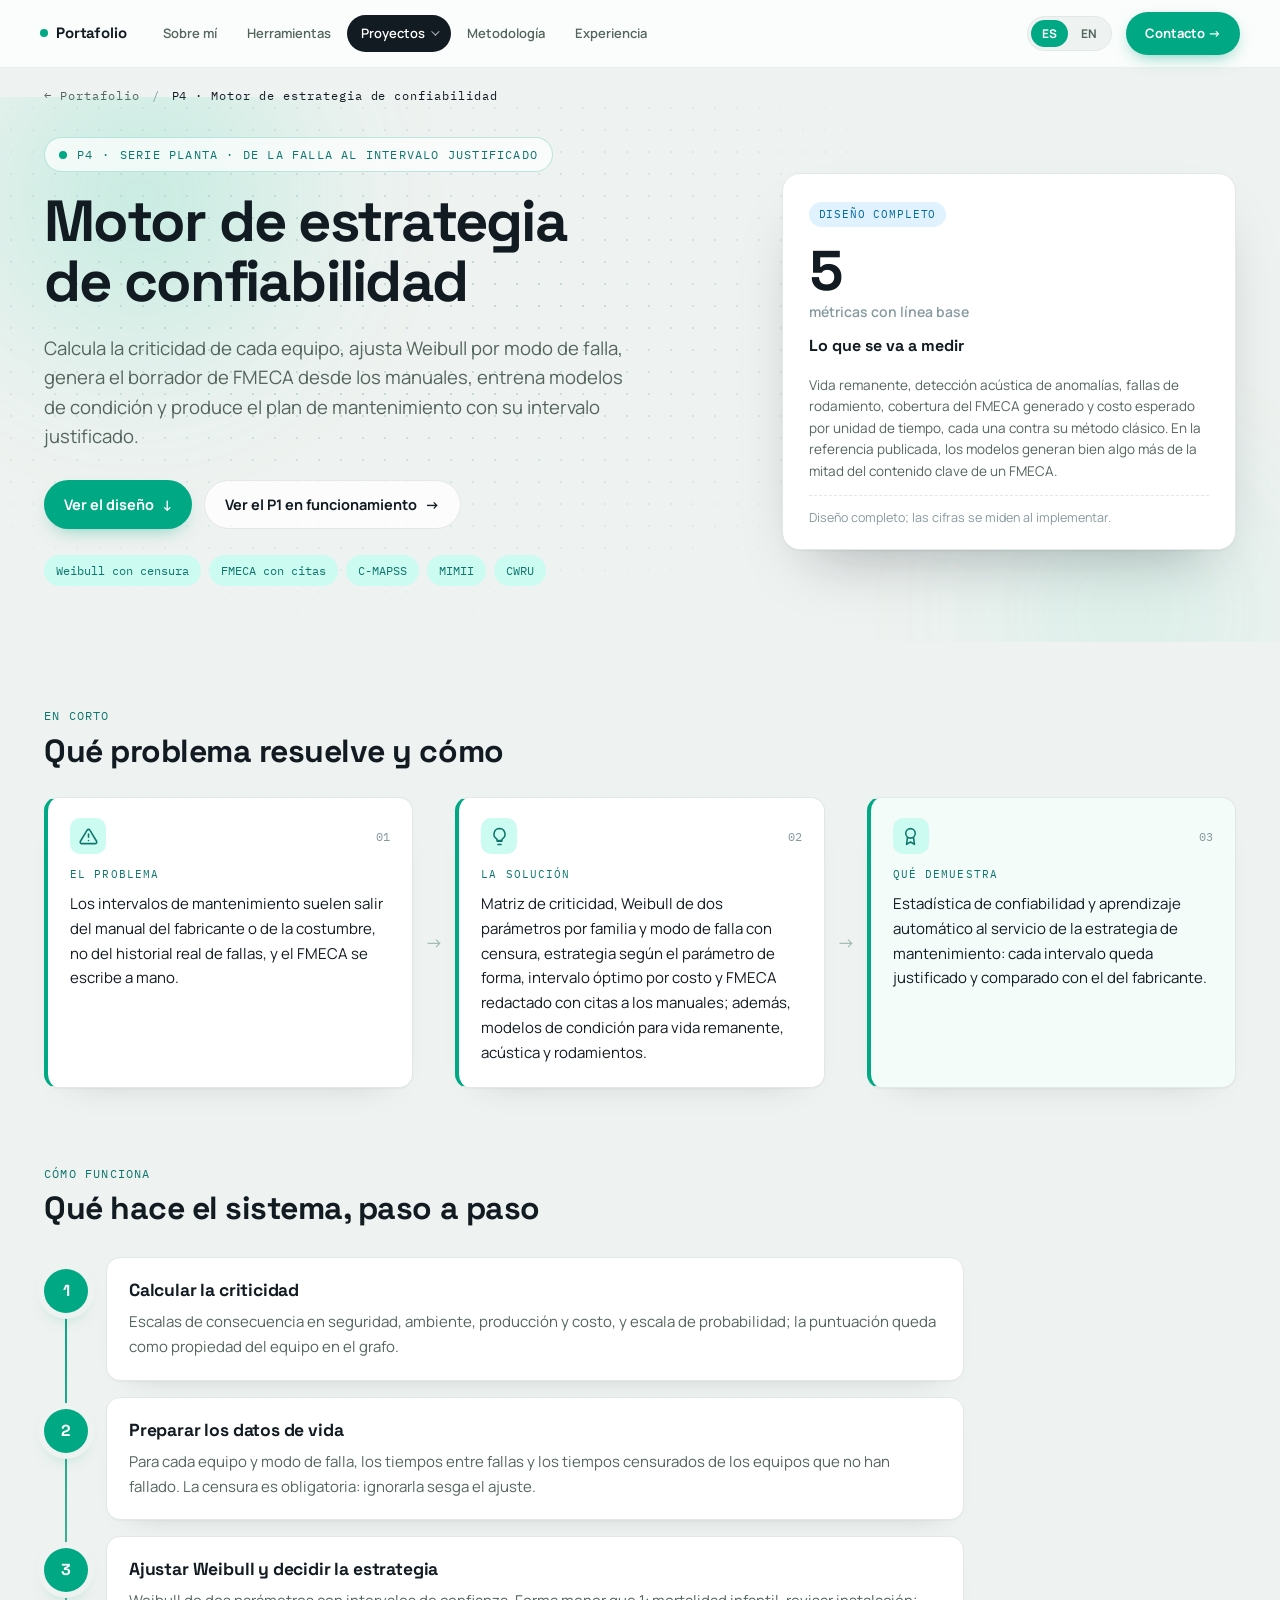
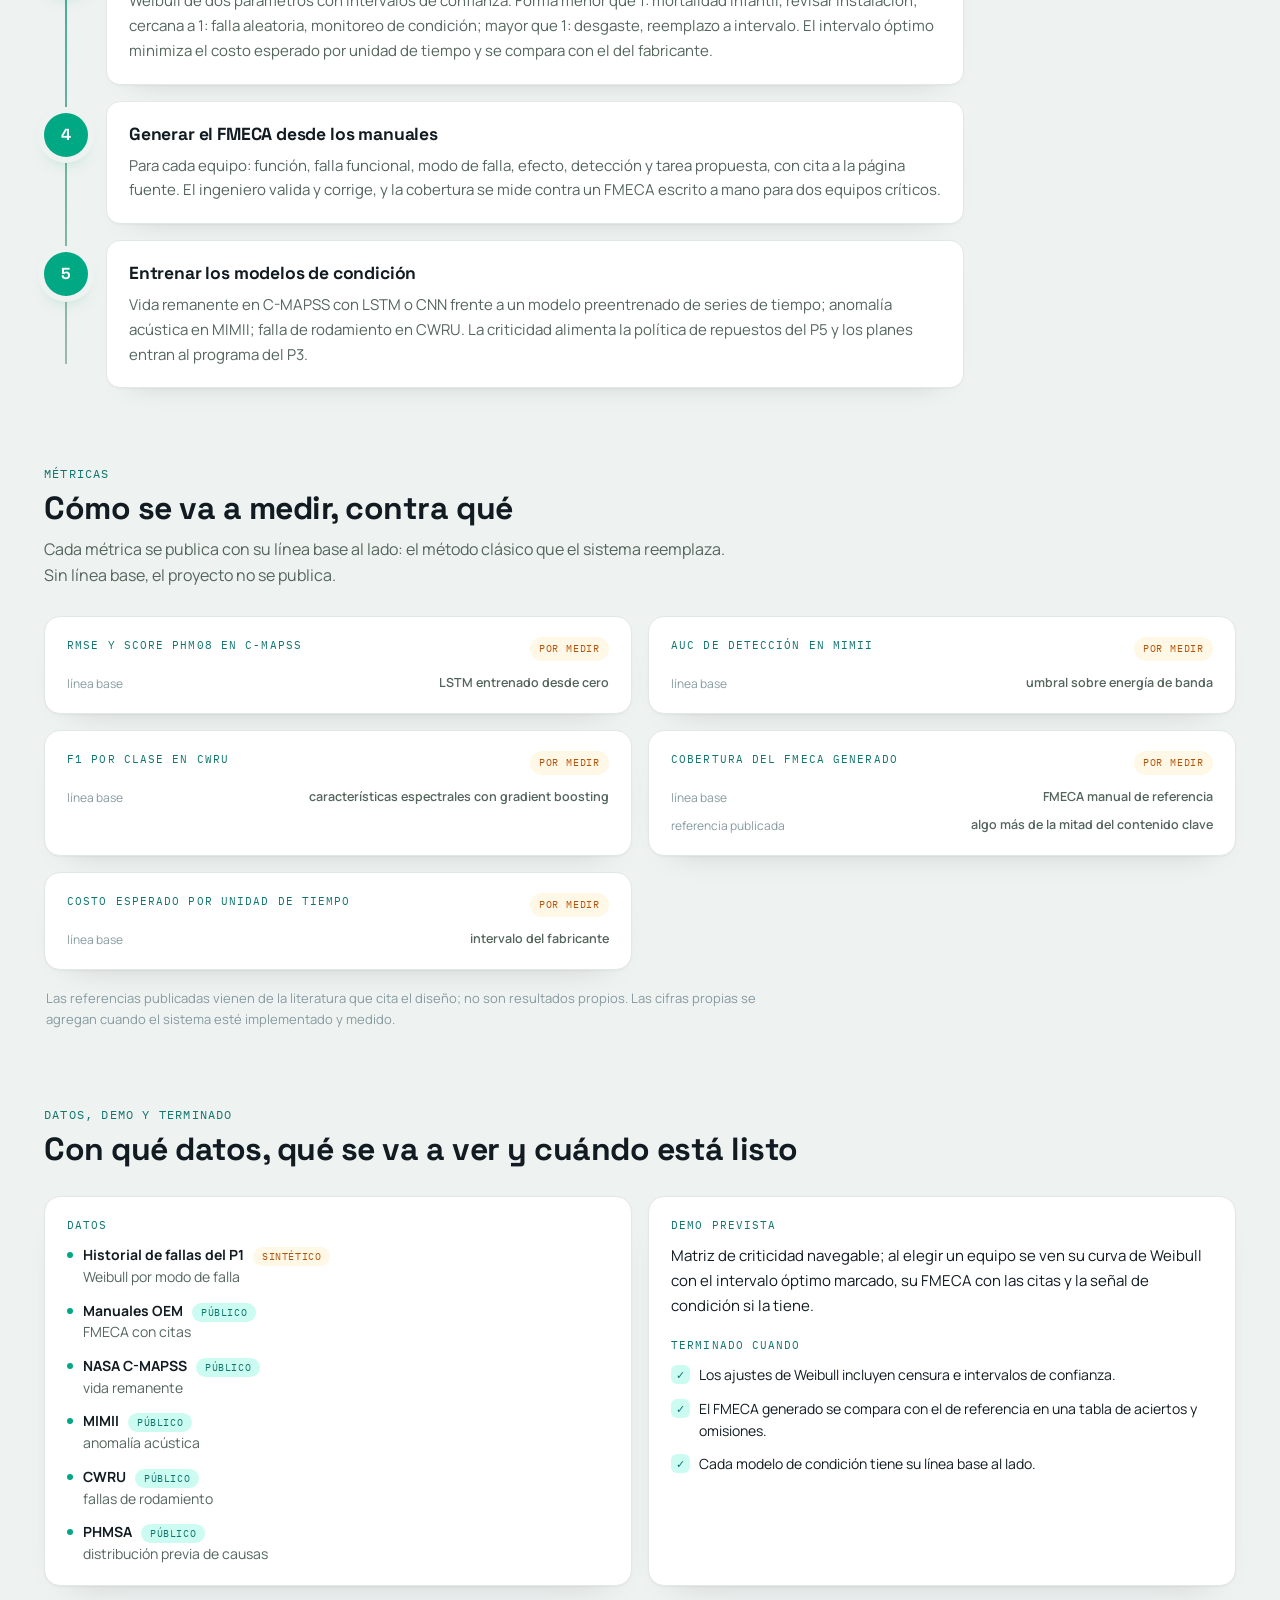
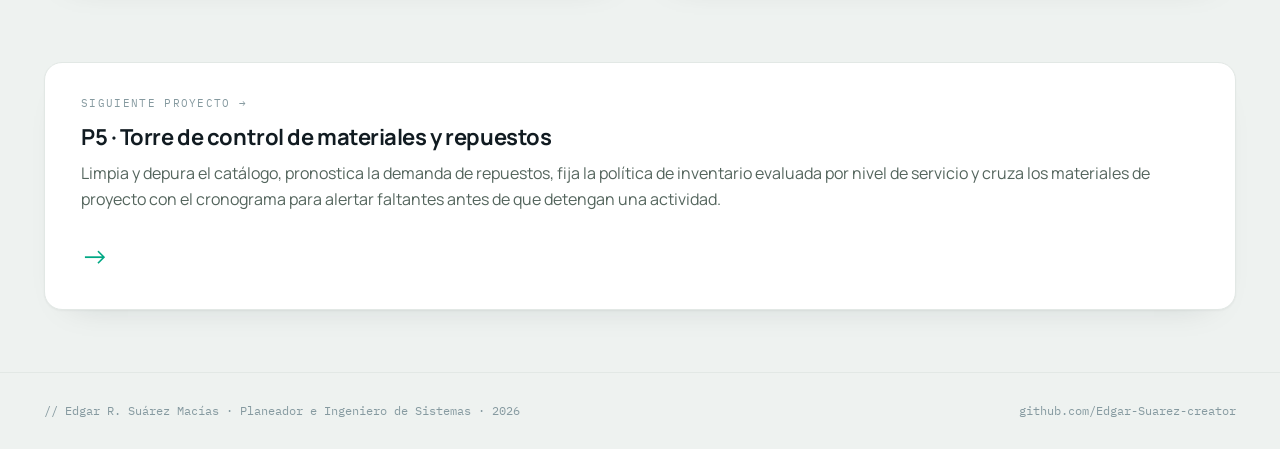
<file: projects/04-confiabilidad.html>
<!DOCTYPE html>
<html lang="es">
<head>
<meta charset="UTF-8" />
<meta name="viewport" content="width=device-width, initial-scale=1.0" />
<meta name="theme-color" content="#eef2f0" />
<title>P4 · Motor de estrategia de confiabilidad · Edgar R. Suárez Macías</title>
<meta name="description" content="Calcula la criticidad de cada equipo, ajusta Weibull por modo de falla, genera el borrador de FMECA desde los manuales, entrena modelos de condición y produce el plan de mantenimiento con su intervalo justificado." />
<link rel="preconnect" href="https://fonts.googleapis.com" />
<link rel="preconnect" href="https://fonts.gstatic.com" crossorigin />
<link href="https://fonts.googleapis.com/css2?family=Manrope:wght@400;500;600;700;800&family=Space+Grotesk:wght@500;600;700&family=IBM+Plex+Mono:wght@400;500;600&display=swap" rel="stylesheet" />
<link rel="icon" type="image/svg+xml" href="../assets/favicon.svg" /><link rel="icon" type="image/png" sizes="32x32" href="../assets/favicon-32.png" /><link rel="apple-touch-icon" href="../assets/apple-touch-icon.png" />
<link rel="stylesheet" href="_styles.css?v=1791150000" />
</head>
<body>
<!-- generado por scripts/planta/paginas_diseno.py; editar el contenido allí -->
<nav>
  <div class="nav-inner">
    <a class="logo" href="../index.html"><i></i>Portafolio</a>
    <div class="nav-links">
      <a href="../index.html#about"><span class="l-es">Sobre mí</span><span class="l-en">About me</span></a>
      <a href="../index.html#stack"><span class="l-es">Herramientas</span><span class="l-en">Tools</span></a>
      <div class="nav-dd"><a href="../index.html#projects" class="dd-trigger active"><span class="l-es">Proyectos</span><span class="l-en">Projects</span> <i class="dd-caret"></i></a><div class="dd-menu"><a href="01-asistente-planta.html"><span class="dd-num">P1</span><span class="l-es">Asistente de planta</span><span class="l-en">Plant assistant</span></a><a href="02-pid-sistemas.html"><span class="dd-num">P2</span><span class="l-es">Digitalización de P&amp;ID</span><span class="l-en">P&amp;ID digitization</span></a><a href="03-ordenes-backlog.html"><span class="dd-num">P3</span><span class="l-es">Planeación de órdenes y backlog</span><span class="l-en">Work-order planning and backlog</span></a><a href="04-confiabilidad.html" class="active"><span class="dd-num">P4</span><span class="l-es">Estrategia de confiabilidad</span><span class="l-en">Reliability strategy</span></a><a href="05-materiales.html"><span class="dd-num">P5</span><span class="l-es">Materiales y repuestos</span><span class="l-en">Materials and spares</span></a><a href="06-construccion-entrega.html"><span class="dd-num">P6</span><span class="l-es">Construcción y entrega por sistemas</span><span class="l-en">Construction and handover by system</span></a><a href="07-calidad.html"><span class="dd-num">P7</span><span class="l-es">Calidad en construcción</span><span class="l-en">Construction quality</span></a><a href="08-preservacion.html"><span class="dd-num">P8</span><span class="l-es">Preservación de equipos</span><span class="l-en">Equipment preservation</span></a></div></div>
      <a href="../index.html#metodologia"><span class="l-es">Metodología</span><span class="l-en">Methodology</span></a>
      <a href="../index.html#experiencia"><span class="l-es">Experiencia</span><span class="l-en">Experience</span></a>
    </div>
    <div class="lang" id="lang"><button data-lang="es" class="on" type="button">ES</button><button data-lang="en" type="button">EN</button></div>
    <a class="btn btn-teal nav-cta" href="../index.html#contact"><span class="l-es">Contacto →</span><span class="l-en">Contact →</span></a>
  </div>
</nav>
<div class="container"><div class="crumbs-bar"><div class="crumbs">
      <a href="../index.html"><span class="l-es">← Portafolio</span><span class="l-en">← Portfolio</span></a>
      <span class="sep">/</span>
      <span class="here">P4 · <span class="l-es">Motor de estrategia de confiabilidad</span><span class="l-en">Reliability strategy engine</span></span>
    </div></div></div>
<header class="hero3">
  <div class="hero3-bg" aria-hidden="true"><i class="b1"></i><i class="b2"></i><i class="grid"></i></div>
  <div class="container hero3-in">
    <div class="hero3-l">
      <div class="hero3-eyebrow"><span class="dot"></span>P4 · <span class="l-es">Serie planta · de la falla al intervalo justificado</span><span class="l-en">Plant series · from failure to justified interval</span></div>
      <h1><span class="l-es">Motor de estrategia de confiabilidad</span><span class="l-en">Reliability strategy engine</span></h1>
      <p class="one"><span class="l-es">Calcula la criticidad de cada equipo, ajusta Weibull por modo de falla, genera el borrador de FMECA desde los manuales, entrena modelos de condición y produce el plan de mantenimiento con su intervalo justificado.</span><span class="l-en">It computes each item's criticality, fits Weibull per failure mode, drafts the FMECA from the manuals, trains condition models and produces the maintenance plan with its justified interval.</span></p>
      <div class="hero3-cta">
        <a class="btn3 primary" href="#como"><span class="l-es">Ver el diseño</span><span class="l-en">See the design</span> <span>↓</span></a>
        <a class="btn3 ghost" href="01-asistente-planta.html"><span class="l-es">Ver el P1 en funcionamiento</span><span class="l-en">See P1 running</span> <span>→</span></a>
      </div>
      <div class="chips"><span class="chip"><span class="l-es">Weibull con censura</span><span class="l-en">Weibull with censoring</span></span><span class="chip"><span class="l-es">FMECA con citas</span><span class="l-en">cited FMECA</span></span><span class="chip">C-MAPSS</span><span class="chip">MIMII</span><span class="chip">CWRU</span></div>
    </div>
    <div class="hero3-r"><div class="kpi3 kpi-dis"><span class="kstate"><span class="l-es">Diseño completo</span><span class="l-en">Full design</span></span><div class="kbig">5<small><span class="l-es">métricas con línea base</span><span class="l-en">metrics with baseline</span></small></div><div class="kpi3-k kleft"><span class="l-es">Lo que se va a medir</span><span class="l-en">What will be measured</span></div><p class="expl"><span class="l-es">Vida remanente, detección acústica de anomalías, fallas de rodamiento, cobertura del FMECA generado y costo esperado por unidad de tiempo, cada una contra su método clásico. En la referencia publicada, los modelos generan bien algo más de la mitad del contenido clave de un FMECA.</span><span class="l-en">Remaining life, acoustic anomaly detection, bearing faults, coverage of the generated FMECA and expected cost per unit time, each against its classical method. In the published reference, models correctly generate a little over half of the key content of an FMECA.</span></p><p class="ev"><span class="l-es">Diseño completo; las cifras se miden al implementar.</span><span class="l-en">Full design; figures are measured once implemented.</span></p></div></div>
  </div>
</header>
<section class="sec2 v2"><div class="container">
  <div class="h"><div class="eyebrow2"><span class="l-es">En corto</span><span class="l-en">In short</span></div><h2><span class="l-es">Qué problema resuelve y cómo</span><span class="l-en">What problem it solves and how</span></h2></div>
  <div class="trio3"><div class="tcard prob"><div class="thead"><span class="ticon"><svg viewBox="0 0 24 24" fill="none" stroke="currentColor" stroke-width="2" stroke-linecap="round" stroke-linejoin="round"><path d="M12 9v4"/><path d="M12 17h.01"/><path d="M10.3 3.9 1.8 18a2 2 0 0 0 1.7 3h17a2 2 0 0 0 1.7-3L13.7 3.9a2 2 0 0 0-3.4 0z"/></svg></span><span class="tnum">01</span></div><div class="k"><span class="l-es">El problema</span><span class="l-en">The problem</span></div><p><span class="l-es">Los intervalos de mantenimiento suelen salir del manual del fabricante o de la costumbre, no del historial real de fallas, y el FMECA se escribe a mano.</span><span class="l-en">Maintenance intervals usually come from the manufacturer's manual or from habit, not from the real failure history, and the FMECA is written by hand.</span></p></div><span class="tarrow" aria-hidden="true">→</span><div class="tcard sol"><div class="thead"><span class="ticon"><svg viewBox="0 0 24 24" fill="none" stroke="currentColor" stroke-width="2" stroke-linecap="round" stroke-linejoin="round"><path d="M9 18h6"/><path d="M10 22h4"/><path d="M12 2a7 7 0 0 0-4 12.7c.6.5 1 1.3 1 2.1V17h6v-.2c0-.8.4-1.6 1-2.1A7 7 0 0 0 12 2z"/></svg></span><span class="tnum">02</span></div><div class="k"><span class="l-es">La solución</span><span class="l-en">The solution</span></div><p><span class="l-es">Matriz de criticidad, Weibull de dos parámetros por familia y modo de falla con censura, estrategia según el parámetro de forma, intervalo óptimo por costo y FMECA redactado con citas a los manuales; además, modelos de condición para vida remanente, acústica y rodamientos.</span><span class="l-en">Criticality matrix, two-parameter Weibull per family and failure mode with censoring, strategy by shape parameter, cost-optimal interval and an FMECA drafted with citations to the manuals; plus condition models for remaining life, acoustics and bearings.</span></p></div><span class="tarrow" aria-hidden="true">→</span><div class="tcard dem"><div class="thead"><span class="ticon"><svg viewBox="0 0 24 24" fill="none" stroke="currentColor" stroke-width="2" stroke-linecap="round" stroke-linejoin="round"><circle cx="12" cy="8" r="6"/><path d="M8.2 13.2 7 22l5-3 5 3-1.2-8.8"/></svg></span><span class="tnum">03</span></div><div class="k"><span class="l-es">Qué demuestra</span><span class="l-en">What it shows</span></div><p><span class="l-es">Estadística de confiabilidad y aprendizaje automático al servicio de la estrategia de mantenimiento: cada intervalo queda justificado y comparado con el del fabricante.</span><span class="l-en">Reliability statistics and machine learning serving maintenance strategy: every interval is justified and compared with the manufacturer's.</span></p></div></div>
</div></section>
<section class="sec2 v2" id="como"><div class="container">
  <div class="h"><div class="eyebrow2"><span class="l-es">Cómo funciona</span><span class="l-en">How it works</span></div><h2><span class="l-es">Qué hace el sistema, paso a paso</span><span class="l-en">What the system does, step by step</span></h2></div>
  <ol class="vsteps reveal2"><li><div class="n">1</div><div><b><span class="l-es">Calcular la criticidad</span><span class="l-en">Compute criticality</span></b><p><span class="l-es">Escalas de consecuencia en seguridad, ambiente, producción y costo, y escala de probabilidad; la puntuación queda como propiedad del equipo en el grafo.</span><span class="l-en">Consequence scales for safety, environment, production and cost, and a probability scale; the score becomes a property of the equipment in the graph.</span></p></div></li><li><div class="n">2</div><div><b><span class="l-es">Preparar los datos de vida</span><span class="l-en">Prepare the life data</span></b><p><span class="l-es">Para cada equipo y modo de falla, los tiempos entre fallas y los tiempos censurados de los equipos que no han fallado. La censura es obligatoria: ignorarla sesga el ajuste.</span><span class="l-en">For each item and failure mode, the times between failures and the censored times of items that have not failed. Censoring is mandatory: ignoring it biases the fit.</span></p></div></li><li><div class="n">3</div><div><b><span class="l-es">Ajustar Weibull y decidir la estrategia</span><span class="l-en">Fit Weibull and decide the strategy</span></b><p><span class="l-es">Weibull de dos parámetros con intervalos de confianza. Forma menor que 1: mortalidad infantil, revisar instalación; cercana a 1: falla aleatoria, monitoreo de condición; mayor que 1: desgaste, reemplazo a intervalo. El intervalo óptimo minimiza el costo esperado por unidad de tiempo y se compara con el del fabricante.</span><span class="l-en">Two-parameter Weibull with confidence intervals. Shape below 1: infant mortality, review installation; near 1: random failure, condition monitoring; above 1: wear-out, replacement at interval. The optimal interval minimizes expected cost per unit time and is compared with the manufacturer's.</span></p></div></li><li><div class="n">4</div><div><b><span class="l-es">Generar el FMECA desde los manuales</span><span class="l-en">Generate the FMECA from the manuals</span></b><p><span class="l-es">Para cada equipo: función, falla funcional, modo de falla, efecto, detección y tarea propuesta, con cita a la página fuente. El ingeniero valida y corrige, y la cobertura se mide contra un FMECA escrito a mano para dos equipos críticos.</span><span class="l-en">For each item: function, functional failure, failure mode, effect, detection and proposed task, with a citation to the source page. The engineer validates and corrects, and coverage is measured against a hand-written FMECA for two critical items.</span></p></div></li><li><div class="n">5</div><div><b><span class="l-es">Entrenar los modelos de condición</span><span class="l-en">Train the condition models</span></b><p><span class="l-es">Vida remanente en C-MAPSS con LSTM o CNN frente a un modelo preentrenado de series de tiempo; anomalía acústica en MIMII; falla de rodamiento en CWRU. La criticidad alimenta la política de repuestos del P5 y los planes entran al programa del P3.</span><span class="l-en">Remaining life on C-MAPSS with LSTM or CNN versus a pretrained time-series model; acoustic anomaly on MIMII; bearing faults on CWRU. Criticality feeds the P5 spares policy and the plans enter the P3 schedule.</span></p></div></li></ol>
</div></section>
<section class="sec2 v2"><div class="container">
  <div class="h"><div class="eyebrow2"><span class="l-es">Métricas</span><span class="l-en">Metrics</span></div><h2><span class="l-es">Cómo se va a medir, contra qué</span><span class="l-en">How it will be measured, and against what</span></h2>
  <p class="sub"><span class="l-es">Cada métrica se publica con su línea base al lado: el método clásico que el sistema reemplaza. Sin línea base, el proyecto no se publica.</span><span class="l-en">Every metric is published with its baseline alongside: the classical method the system replaces. Without a baseline, the project is not published.</span></p></div>
  <div class="rgrid"><div class="rcard"><div class="rtop"><div class="rk"><span class="l-es">RMSE y score PHM08 en C-MAPSS</span><span class="l-en">RMSE and PHM08 score on C-MAPSS</span></div><span class="rstate rs-obj"><span class="l-es">por medir</span><span class="l-en">to measure</span></span></div><div class="rbars"><div class="rrow nobar"><span class="rl"><span class="l-es">línea base</span><span class="l-en">baseline</span></span><span class="rv"><span class="l-es">LSTM entrenado desde cero</span><span class="l-en">LSTM trained from scratch</span></span></div></div></div><div class="rcard"><div class="rtop"><div class="rk"><span class="l-es">AUC de detección en MIMII</span><span class="l-en">Detection AUC on MIMII</span></div><span class="rstate rs-obj"><span class="l-es">por medir</span><span class="l-en">to measure</span></span></div><div class="rbars"><div class="rrow nobar"><span class="rl"><span class="l-es">línea base</span><span class="l-en">baseline</span></span><span class="rv"><span class="l-es">umbral sobre energía de banda</span><span class="l-en">band-energy threshold</span></span></div></div></div><div class="rcard"><div class="rtop"><div class="rk"><span class="l-es">F1 por clase en CWRU</span><span class="l-en">Per-class F1 on CWRU</span></div><span class="rstate rs-obj"><span class="l-es">por medir</span><span class="l-en">to measure</span></span></div><div class="rbars"><div class="rrow nobar"><span class="rl"><span class="l-es">línea base</span><span class="l-en">baseline</span></span><span class="rv"><span class="l-es">características espectrales con gradient boosting</span><span class="l-en">spectral features with gradient boosting</span></span></div></div></div><div class="rcard"><div class="rtop"><div class="rk"><span class="l-es">Cobertura del FMECA generado</span><span class="l-en">Coverage of the generated FMECA</span></div><span class="rstate rs-obj"><span class="l-es">por medir</span><span class="l-en">to measure</span></span></div><div class="rbars"><div class="rrow nobar"><span class="rl"><span class="l-es">línea base</span><span class="l-en">baseline</span></span><span class="rv"><span class="l-es">FMECA manual de referencia</span><span class="l-en">reference manual FMECA</span></span></div><div class="rrow nobar"><span class="rl"><span class="l-es">referencia publicada</span><span class="l-en">published reference</span></span><span class="rv"><span class="l-es">algo más de la mitad del contenido clave</span><span class="l-en">a little over half of the key content</span></span></div></div></div><div class="rcard"><div class="rtop"><div class="rk"><span class="l-es">Costo esperado por unidad de tiempo</span><span class="l-en">Expected cost per unit time</span></div><span class="rstate rs-obj"><span class="l-es">por medir</span><span class="l-en">to measure</span></span></div><div class="rbars"><div class="rrow nobar"><span class="rl"><span class="l-es">línea base</span><span class="l-en">baseline</span></span><span class="rv"><span class="l-es">intervalo del fabricante</span><span class="l-en">manufacturer's interval</span></span></div></div></div></div>
  <p class="rnote"><span class="l-es">Las referencias publicadas vienen de la literatura que cita el diseño; no son resultados propios. Las cifras propias se agregan cuando el sistema esté implementado y medido.</span><span class="l-en">Published references come from the literature cited by the design; they are not own results. Own figures are added once the system is built and measured.</span></p>
</div></section>
<section class="sec2 v2"><div class="container">
  <div class="h"><div class="eyebrow2"><span class="l-es">Datos, demo y terminado</span><span class="l-en">Data, demo and done</span></div><h2><span class="l-es">Con qué datos, qué se va a ver y cuándo está listo</span><span class="l-en">Which data, what you will see and when it is done</span></h2></div>
  <div class="dis-grid">
    <div class="dis-card"><div class="k"><span class="l-es">Datos</span><span class="l-en">Data</span></div><ul class="dis-list"><li><b><span class="l-es">Historial de fallas del P1</span><span class="l-en">P1 failure history</span></b> <span class="origen o-sint"><span class="l-es">sintético</span><span class="l-en">synthetic</span></span><br><span class="l-es">Weibull por modo de falla</span><span class="l-en">Weibull per failure mode</span></li><li><b><span class="l-es">Manuales OEM</span><span class="l-en">OEM manuals</span></b> <span class="origen o-públ"><span class="l-es">público</span><span class="l-en">public</span></span><br><span class="l-es">FMECA con citas</span><span class="l-en">cited FMECA</span></li><li><b>NASA C-MAPSS</b> <span class="origen o-públ"><span class="l-es">público</span><span class="l-en">public</span></span><br><span class="l-es">vida remanente</span><span class="l-en">remaining life</span></li><li><b>MIMII</b> <span class="origen o-públ"><span class="l-es">público</span><span class="l-en">public</span></span><br><span class="l-es">anomalía acústica</span><span class="l-en">acoustic anomaly</span></li><li><b>CWRU</b> <span class="origen o-públ"><span class="l-es">público</span><span class="l-en">public</span></span><br><span class="l-es">fallas de rodamiento</span><span class="l-en">bearing faults</span></li><li><b>PHMSA</b> <span class="origen o-públ"><span class="l-es">público</span><span class="l-en">public</span></span><br><span class="l-es">distribución previa de causas</span><span class="l-en">prior distribution of causes</span></li></ul></div>
    <div class="dis-card"><div class="k"><span class="l-es">Demo prevista</span><span class="l-en">Planned demo</span></div><p><span class="l-es">Matriz de criticidad navegable; al elegir un equipo se ven su curva de Weibull con el intervalo óptimo marcado, su FMECA con las citas y la señal de condición si la tiene.</span><span class="l-en">A navigable criticality matrix; choosing an item shows its Weibull curve with the optimal interval marked, its FMECA with citations and its condition signal if it has one.</span></p>
      <div class="k" style="margin-top:18px"><span class="l-es">Terminado cuando</span><span class="l-en">Done when</span></div><ul class="dis-list check"><li><span class="l-es">Los ajustes de Weibull incluyen censura e intervalos de confianza.</span><span class="l-en">The Weibull fits include censoring and confidence intervals.</span></li><li><span class="l-es">El FMECA generado se compara con el de referencia en una tabla de aciertos y omisiones.</span><span class="l-en">The generated FMECA is compared with the reference in a table of hits and omissions.</span></li><li><span class="l-es">Cada modelo de condición tiene su línea base al lado.</span><span class="l-en">Every condition model has its baseline alongside.</span></li></ul></div>
  </div>
</div></section>
<section class="sec2 v2"><div class="container">
    <a class="next-card" href="05-materiales.html"><div><div class="label"><span class="l-es">Siguiente proyecto →</span><span class="l-en">Next project →</span></div><h3>P5 · <span class="l-es">Torre de control de materiales y repuestos</span><span class="l-en">Materials and spares control tower</span></h3><p style="color: var(--text-dim); margin-top: 6px;"><span class="l-es">Limpia y depura el catálogo, pronostica la demanda de repuestos, fija la política de inventario evaluada por nivel de servicio y cruza los materiales de proyecto con el cronograma para alertar faltantes antes de que detengan una actividad.</span><span class="l-en">It cleans and deduplicates the catalog, forecasts spare-part demand, sets the inventory policy evaluated by service level and matches project materials with the schedule to flag shortages before they stop an activity.</span></p></div><span class="arrow">→</span></a>
</div></section>
<footer>
  <div class="footer-inner">
    <div>// Edgar R. Suárez Macías · <span class="l-es">Planeador e Ingeniero de Sistemas</span><span class="l-en">Planner and Systems Engineer</span> · 2026</div>
    <div>github.com/Edgar-Suarez-creator</div>
  </div>
</footer>
<script>
(function(){
  function setLang(lang){
    document.documentElement.lang = lang;
    document.querySelectorAll('#lang button').forEach(b => b.classList.toggle('on', b.dataset.lang === lang));
    try { sessionStorage.setItem('lang', lang); } catch(e) {}
  }
  document.querySelectorAll('#lang button').forEach(b => b.addEventListener('click', () => setLang(b.dataset.lang)));
  let saved = 'es'; try { saved = sessionStorage.getItem('lang') || 'es'; } catch(e) {}
  setLang(saved);
  const io2 = new IntersectionObserver(es => es.forEach(e => { if (e.isIntersecting) { e.target.classList.add('in'); io2.unobserve(e.target); } }), { threshold: .2 });
  document.querySelectorAll('.reveal2').forEach(el => io2.observe(el));
  setTimeout(() => document.querySelectorAll('.reveal2').forEach(el => el.classList.add('in')), 1200);
})();
</script>
</body>
</html>
</file>
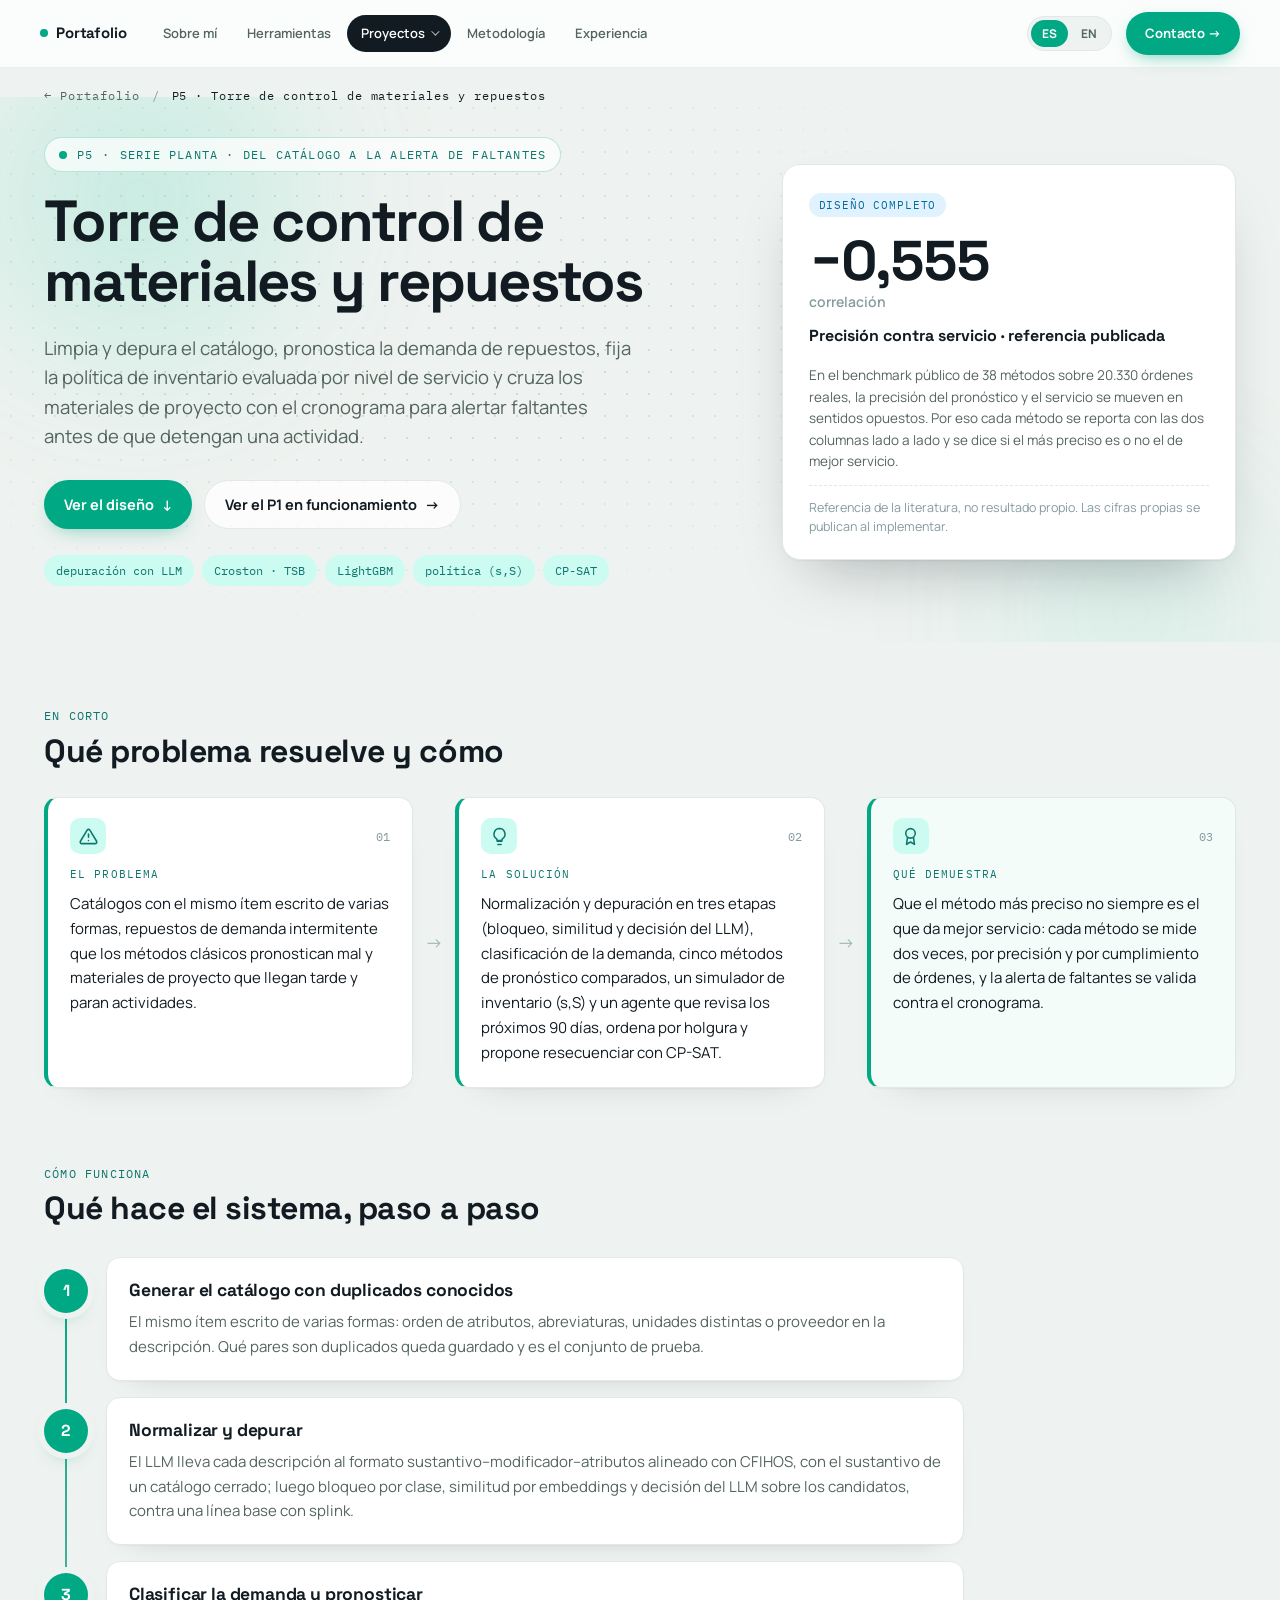
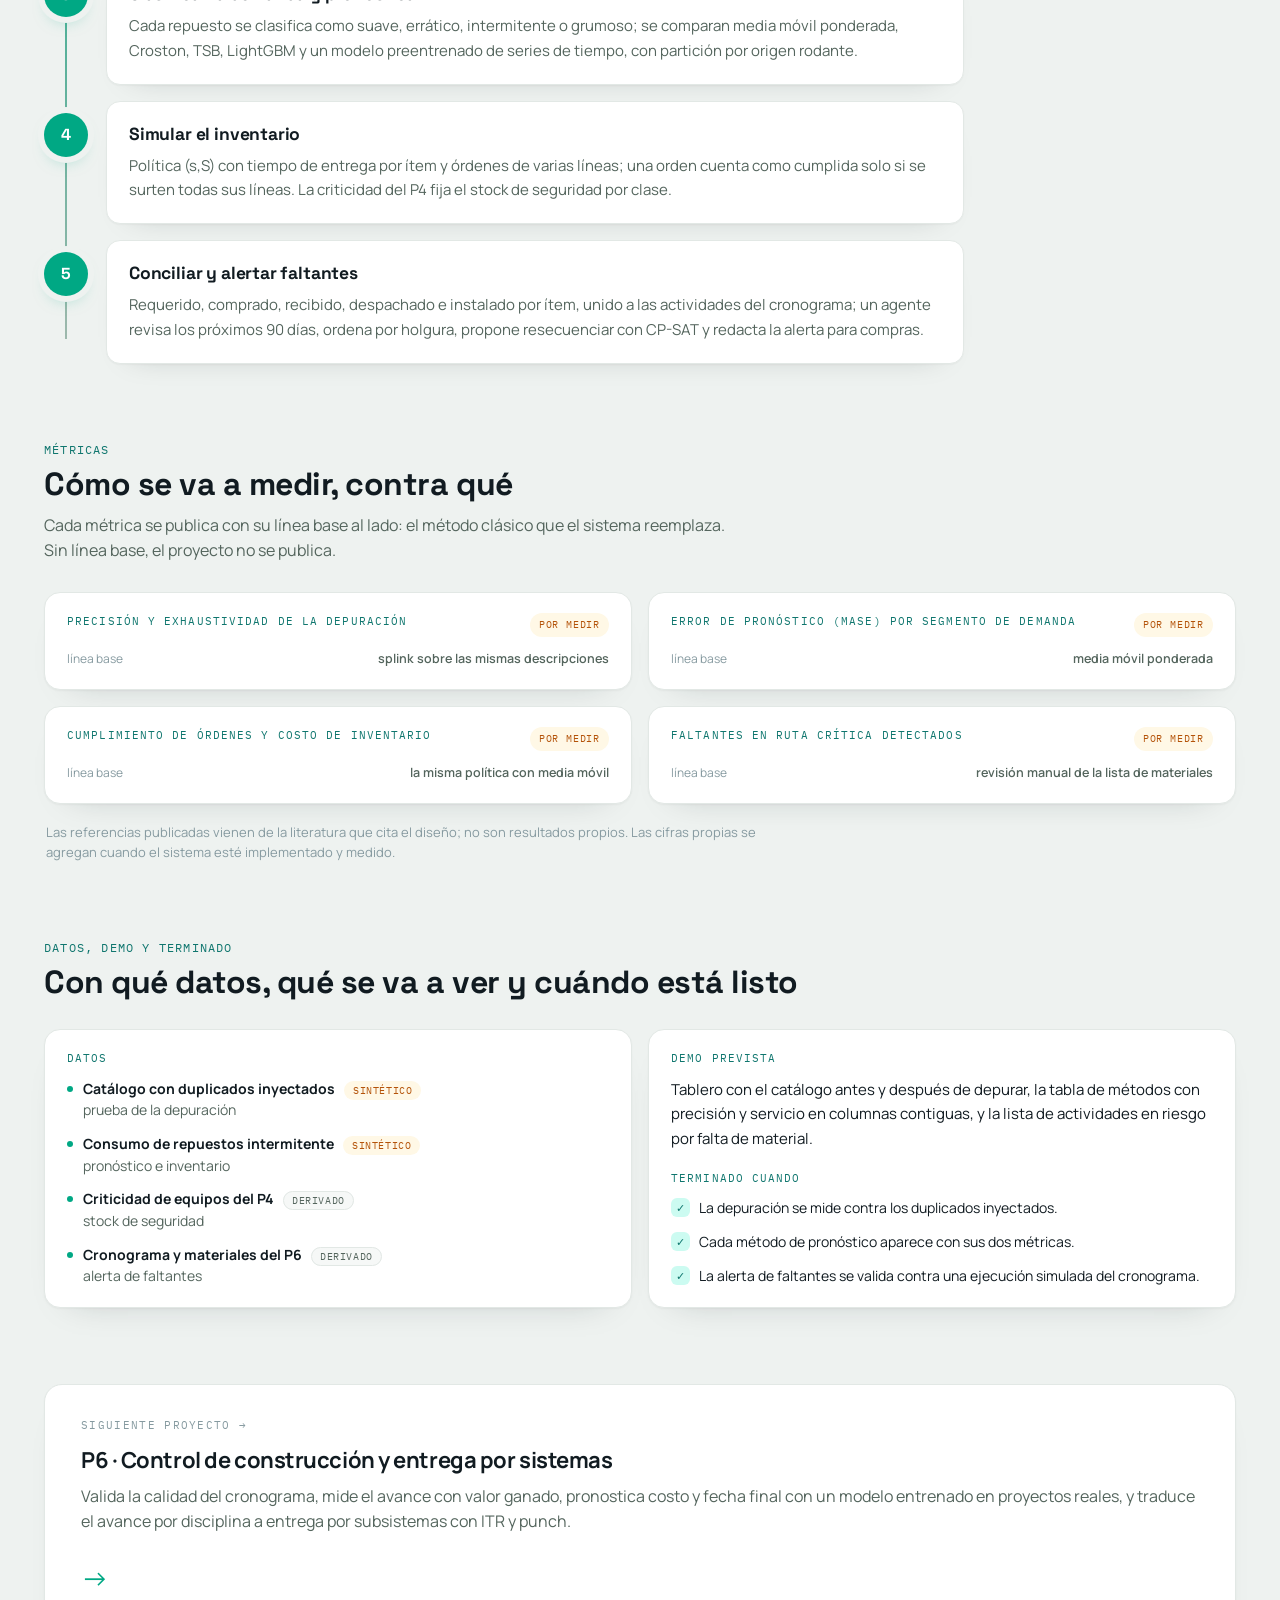
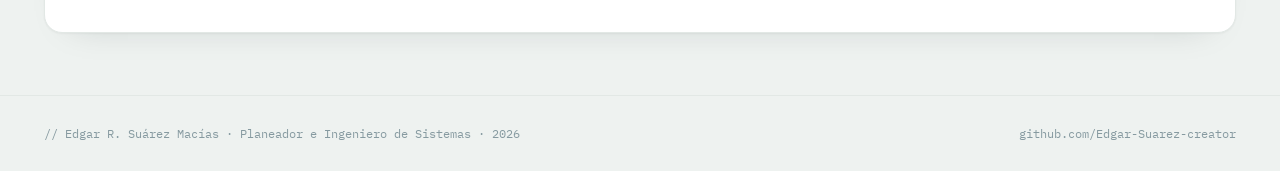
<file: projects/05-materiales.html>
<!DOCTYPE html>
<html lang="es">
<head>
<meta charset="UTF-8" />
<meta name="viewport" content="width=device-width, initial-scale=1.0" />
<meta name="theme-color" content="#eef2f0" />
<title>P5 · Torre de control de materiales y repuestos · Edgar R. Suárez Macías</title>
<meta name="description" content="Limpia y depura el catálogo, pronostica la demanda de repuestos, fija la política de inventario evaluada por nivel de servicio y cruza los materiales de proyecto con el cronograma para alertar faltantes antes de que detengan una actividad." />
<link rel="preconnect" href="https://fonts.googleapis.com" />
<link rel="preconnect" href="https://fonts.gstatic.com" crossorigin />
<link href="https://fonts.googleapis.com/css2?family=Manrope:wght@400;500;600;700;800&family=Space+Grotesk:wght@500;600;700&family=IBM+Plex+Mono:wght@400;500;600&display=swap" rel="stylesheet" />
<link rel="icon" type="image/svg+xml" href="../assets/favicon.svg" /><link rel="icon" type="image/png" sizes="32x32" href="../assets/favicon-32.png" /><link rel="apple-touch-icon" href="../assets/apple-touch-icon.png" />
<link rel="stylesheet" href="_styles.css?v=1791150000" />
</head>
<body>
<!-- generado por scripts/planta/paginas_diseno.py; editar el contenido allí -->
<nav>
  <div class="nav-inner">
    <a class="logo" href="../index.html"><i></i>Portafolio</a>
    <div class="nav-links">
      <a href="../index.html#about"><span class="l-es">Sobre mí</span><span class="l-en">About me</span></a>
      <a href="../index.html#stack"><span class="l-es">Herramientas</span><span class="l-en">Tools</span></a>
      <div class="nav-dd"><a href="../index.html#projects" class="dd-trigger active"><span class="l-es">Proyectos</span><span class="l-en">Projects</span> <i class="dd-caret"></i></a><div class="dd-menu"><a href="01-asistente-planta.html"><span class="dd-num">P1</span><span class="l-es">Asistente de planta</span><span class="l-en">Plant assistant</span></a><a href="02-pid-sistemas.html"><span class="dd-num">P2</span><span class="l-es">Digitalización de P&amp;ID</span><span class="l-en">P&amp;ID digitization</span></a><a href="03-ordenes-backlog.html"><span class="dd-num">P3</span><span class="l-es">Planeación de órdenes y backlog</span><span class="l-en">Work-order planning and backlog</span></a><a href="04-confiabilidad.html"><span class="dd-num">P4</span><span class="l-es">Estrategia de confiabilidad</span><span class="l-en">Reliability strategy</span></a><a href="05-materiales.html" class="active"><span class="dd-num">P5</span><span class="l-es">Materiales y repuestos</span><span class="l-en">Materials and spares</span></a><a href="06-construccion-entrega.html"><span class="dd-num">P6</span><span class="l-es">Construcción y entrega por sistemas</span><span class="l-en">Construction and handover by system</span></a><a href="07-calidad.html"><span class="dd-num">P7</span><span class="l-es">Calidad en construcción</span><span class="l-en">Construction quality</span></a><a href="08-preservacion.html"><span class="dd-num">P8</span><span class="l-es">Preservación de equipos</span><span class="l-en">Equipment preservation</span></a></div></div>
      <a href="../index.html#metodologia"><span class="l-es">Metodología</span><span class="l-en">Methodology</span></a>
      <a href="../index.html#experiencia"><span class="l-es">Experiencia</span><span class="l-en">Experience</span></a>
    </div>
    <div class="lang" id="lang"><button data-lang="es" class="on" type="button">ES</button><button data-lang="en" type="button">EN</button></div>
    <a class="btn btn-teal nav-cta" href="../index.html#contact"><span class="l-es">Contacto →</span><span class="l-en">Contact →</span></a>
  </div>
</nav>
<div class="container"><div class="crumbs-bar"><div class="crumbs">
      <a href="../index.html"><span class="l-es">← Portafolio</span><span class="l-en">← Portfolio</span></a>
      <span class="sep">/</span>
      <span class="here">P5 · <span class="l-es">Torre de control de materiales y repuestos</span><span class="l-en">Materials and spares control tower</span></span>
    </div></div></div>
<header class="hero3">
  <div class="hero3-bg" aria-hidden="true"><i class="b1"></i><i class="b2"></i><i class="grid"></i></div>
  <div class="container hero3-in">
    <div class="hero3-l">
      <div class="hero3-eyebrow"><span class="dot"></span>P5 · <span class="l-es">Serie planta · del catálogo a la alerta de faltantes</span><span class="l-en">Plant series · from catalog to shortage alert</span></div>
      <h1><span class="l-es">Torre de control de materiales y repuestos</span><span class="l-en">Materials and spares control tower</span></h1>
      <p class="one"><span class="l-es">Limpia y depura el catálogo, pronostica la demanda de repuestos, fija la política de inventario evaluada por nivel de servicio y cruza los materiales de proyecto con el cronograma para alertar faltantes antes de que detengan una actividad.</span><span class="l-en">It cleans and deduplicates the catalog, forecasts spare-part demand, sets the inventory policy evaluated by service level and matches project materials with the schedule to flag shortages before they stop an activity.</span></p>
      <div class="hero3-cta">
        <a class="btn3 primary" href="#como"><span class="l-es">Ver el diseño</span><span class="l-en">See the design</span> <span>↓</span></a>
        <a class="btn3 ghost" href="01-asistente-planta.html"><span class="l-es">Ver el P1 en funcionamiento</span><span class="l-en">See P1 running</span> <span>→</span></a>
      </div>
      <div class="chips"><span class="chip"><span class="l-es">depuración con LLM</span><span class="l-en">LLM deduplication</span></span><span class="chip">Croston · TSB</span><span class="chip">LightGBM</span><span class="chip"><span class="l-es">política (s,S)</span><span class="l-en">(s,S) policy</span></span><span class="chip">CP-SAT</span></div>
    </div>
    <div class="hero3-r"><div class="kpi3 kpi-dis"><span class="kstate"><span class="l-es">Diseño completo</span><span class="l-en">Full design</span></span><div class="kbig"><span class="l-es">−0,555</span><span class="l-en">−0.555</span><small><span class="l-es">correlación</span><span class="l-en">correlation</span></small></div><div class="kpi3-k kleft"><span class="l-es">Precisión contra servicio · referencia publicada</span><span class="l-en">Accuracy versus service · published reference</span></div><p class="expl"><span class="l-es">En el benchmark público de 38 métodos sobre 20.330 órdenes reales, la precisión del pronóstico y el servicio se mueven en sentidos opuestos. Por eso cada método se reporta con las dos columnas lado a lado y se dice si el más preciso es o no el de mejor servicio.</span><span class="l-en">In the public benchmark of 38 methods over 20,330 real orders, forecast accuracy and service move in opposite directions. That is why every method is reported with both columns side by side, stating whether the most accurate is the one with the best service.</span></p><p class="ev"><span class="l-es">Referencia de la literatura, no resultado propio. Las cifras propias se publican al implementar.</span><span class="l-en">Literature reference, not an own result. Own figures are published once implemented.</span></p></div></div>
  </div>
</header>
<section class="sec2 v2"><div class="container">
  <div class="h"><div class="eyebrow2"><span class="l-es">En corto</span><span class="l-en">In short</span></div><h2><span class="l-es">Qué problema resuelve y cómo</span><span class="l-en">What problem it solves and how</span></h2></div>
  <div class="trio3"><div class="tcard prob"><div class="thead"><span class="ticon"><svg viewBox="0 0 24 24" fill="none" stroke="currentColor" stroke-width="2" stroke-linecap="round" stroke-linejoin="round"><path d="M12 9v4"/><path d="M12 17h.01"/><path d="M10.3 3.9 1.8 18a2 2 0 0 0 1.7 3h17a2 2 0 0 0 1.7-3L13.7 3.9a2 2 0 0 0-3.4 0z"/></svg></span><span class="tnum">01</span></div><div class="k"><span class="l-es">El problema</span><span class="l-en">The problem</span></div><p><span class="l-es">Catálogos con el mismo ítem escrito de varias formas, repuestos de demanda intermitente que los métodos clásicos pronostican mal y materiales de proyecto que llegan tarde y paran actividades.</span><span class="l-en">Catalogs with the same item written several ways, intermittent-demand spares that classical methods forecast poorly and project materials that arrive late and stop activities.</span></p></div><span class="tarrow" aria-hidden="true">→</span><div class="tcard sol"><div class="thead"><span class="ticon"><svg viewBox="0 0 24 24" fill="none" stroke="currentColor" stroke-width="2" stroke-linecap="round" stroke-linejoin="round"><path d="M9 18h6"/><path d="M10 22h4"/><path d="M12 2a7 7 0 0 0-4 12.7c.6.5 1 1.3 1 2.1V17h6v-.2c0-.8.4-1.6 1-2.1A7 7 0 0 0 12 2z"/></svg></span><span class="tnum">02</span></div><div class="k"><span class="l-es">La solución</span><span class="l-en">The solution</span></div><p><span class="l-es">Normalización y depuración en tres etapas (bloqueo, similitud y decisión del LLM), clasificación de la demanda, cinco métodos de pronóstico comparados, un simulador de inventario (s,S) y un agente que revisa los próximos 90 días, ordena por holgura y propone resecuenciar con CP-SAT.</span><span class="l-en">Three-stage normalization and deduplication (blocking, similarity and LLM decision), demand classification, five compared forecasting methods, an (s,S) inventory simulator and an agent that reviews the next 90 days, sorts by float and proposes resequencing with CP-SAT.</span></p></div><span class="tarrow" aria-hidden="true">→</span><div class="tcard dem"><div class="thead"><span class="ticon"><svg viewBox="0 0 24 24" fill="none" stroke="currentColor" stroke-width="2" stroke-linecap="round" stroke-linejoin="round"><circle cx="12" cy="8" r="6"/><path d="M8.2 13.2 7 22l5-3 5 3-1.2-8.8"/></svg></span><span class="tnum">03</span></div><div class="k"><span class="l-es">Qué demuestra</span><span class="l-en">What it shows</span></div><p><span class="l-es">Que el método más preciso no siempre es el que da mejor servicio: cada método se mide dos veces, por precisión y por cumplimiento de órdenes, y la alerta de faltantes se valida contra el cronograma.</span><span class="l-en">That the most accurate method is not always the one with the best service: each method is measured twice, by accuracy and by order fill rate, and the shortage alert is validated against the schedule.</span></p></div></div>
</div></section>
<section class="sec2 v2" id="como"><div class="container">
  <div class="h"><div class="eyebrow2"><span class="l-es">Cómo funciona</span><span class="l-en">How it works</span></div><h2><span class="l-es">Qué hace el sistema, paso a paso</span><span class="l-en">What the system does, step by step</span></h2></div>
  <ol class="vsteps reveal2"><li><div class="n">1</div><div><b><span class="l-es">Generar el catálogo con duplicados conocidos</span><span class="l-en">Generate the catalog with known duplicates</span></b><p><span class="l-es">El mismo ítem escrito de varias formas: orden de atributos, abreviaturas, unidades distintas o proveedor en la descripción. Qué pares son duplicados queda guardado y es el conjunto de prueba.</span><span class="l-en">The same item written several ways: attribute order, abbreviations, different units or supplier in the description. Which pairs are duplicates is stored and becomes the test set.</span></p></div></li><li><div class="n">2</div><div><b><span class="l-es">Normalizar y depurar</span><span class="l-en">Normalize and deduplicate</span></b><p><span class="l-es">El LLM lleva cada descripción al formato sustantivo–modificador–atributos alineado con CFIHOS, con el sustantivo de un catálogo cerrado; luego bloqueo por clase, similitud por embeddings y decisión del LLM sobre los candidatos, contra una línea base con splink.</span><span class="l-en">The LLM brings each description to the noun–modifier–attributes format aligned with CFIHOS, with the noun from a closed catalog; then blocking by class, embedding similarity and an LLM decision on candidates, against a splink baseline.</span></p></div></li><li><div class="n">3</div><div><b><span class="l-es">Clasificar la demanda y pronosticar</span><span class="l-en">Classify demand and forecast</span></b><p><span class="l-es">Cada repuesto se clasifica como suave, errático, intermitente o grumoso; se comparan media móvil ponderada, Croston, TSB, LightGBM y un modelo preentrenado de series de tiempo, con partición por origen rodante.</span><span class="l-en">Each spare is classified as smooth, erratic, intermittent or lumpy; weighted moving average, Croston, TSB, LightGBM and a pretrained time-series model are compared, with rolling-origin splits.</span></p></div></li><li><div class="n">4</div><div><b><span class="l-es">Simular el inventario</span><span class="l-en">Simulate the inventory</span></b><p><span class="l-es">Política (s,S) con tiempo de entrega por ítem y órdenes de varias líneas; una orden cuenta como cumplida solo si se surten todas sus líneas. La criticidad del P4 fija el stock de seguridad por clase.</span><span class="l-en">(s,S) policy with per-item lead time and multi-line orders; an order counts as filled only if all its lines are supplied. P4 criticality sets the safety stock per class.</span></p></div></li><li><div class="n">5</div><div><b><span class="l-es">Conciliar y alertar faltantes</span><span class="l-en">Reconcile and flag shortages</span></b><p><span class="l-es">Requerido, comprado, recibido, despachado e instalado por ítem, unido a las actividades del cronograma; un agente revisa los próximos 90 días, ordena por holgura, propone resecuenciar con CP-SAT y redacta la alerta para compras.</span><span class="l-en">Required, purchased, received, dispatched and installed per item, joined to the schedule activities; an agent reviews the next 90 days, sorts by float, proposes resequencing with CP-SAT and drafts the alert for procurement.</span></p></div></li></ol>
</div></section>
<section class="sec2 v2"><div class="container">
  <div class="h"><div class="eyebrow2"><span class="l-es">Métricas</span><span class="l-en">Metrics</span></div><h2><span class="l-es">Cómo se va a medir, contra qué</span><span class="l-en">How it will be measured, and against what</span></h2>
  <p class="sub"><span class="l-es">Cada métrica se publica con su línea base al lado: el método clásico que el sistema reemplaza. Sin línea base, el proyecto no se publica.</span><span class="l-en">Every metric is published with its baseline alongside: the classical method the system replaces. Without a baseline, the project is not published.</span></p></div>
  <div class="rgrid"><div class="rcard"><div class="rtop"><div class="rk"><span class="l-es">Precisión y exhaustividad de la depuración</span><span class="l-en">Deduplication precision and recall</span></div><span class="rstate rs-obj"><span class="l-es">por medir</span><span class="l-en">to measure</span></span></div><div class="rbars"><div class="rrow nobar"><span class="rl"><span class="l-es">línea base</span><span class="l-en">baseline</span></span><span class="rv"><span class="l-es">splink sobre las mismas descripciones</span><span class="l-en">splink on the same descriptions</span></span></div></div></div><div class="rcard"><div class="rtop"><div class="rk"><span class="l-es">Error de pronóstico (MASE) por segmento de demanda</span><span class="l-en">Forecast error (MASE) per demand segment</span></div><span class="rstate rs-obj"><span class="l-es">por medir</span><span class="l-en">to measure</span></span></div><div class="rbars"><div class="rrow nobar"><span class="rl"><span class="l-es">línea base</span><span class="l-en">baseline</span></span><span class="rv"><span class="l-es">media móvil ponderada</span><span class="l-en">weighted moving average</span></span></div></div></div><div class="rcard"><div class="rtop"><div class="rk"><span class="l-es">Cumplimiento de órdenes y costo de inventario</span><span class="l-en">Order fill rate and inventory cost</span></div><span class="rstate rs-obj"><span class="l-es">por medir</span><span class="l-en">to measure</span></span></div><div class="rbars"><div class="rrow nobar"><span class="rl"><span class="l-es">línea base</span><span class="l-en">baseline</span></span><span class="rv"><span class="l-es">la misma política con media móvil</span><span class="l-en">the same policy with a moving average</span></span></div></div></div><div class="rcard"><div class="rtop"><div class="rk"><span class="l-es">Faltantes en ruta crítica detectados</span><span class="l-en">Critical-path shortages detected</span></div><span class="rstate rs-obj"><span class="l-es">por medir</span><span class="l-en">to measure</span></span></div><div class="rbars"><div class="rrow nobar"><span class="rl"><span class="l-es">línea base</span><span class="l-en">baseline</span></span><span class="rv"><span class="l-es">revisión manual de la lista de materiales</span><span class="l-en">manual review of the bill of materials</span></span></div></div></div></div>
  <p class="rnote"><span class="l-es">Las referencias publicadas vienen de la literatura que cita el diseño; no son resultados propios. Las cifras propias se agregan cuando el sistema esté implementado y medido.</span><span class="l-en">Published references come from the literature cited by the design; they are not own results. Own figures are added once the system is built and measured.</span></p>
</div></section>
<section class="sec2 v2"><div class="container">
  <div class="h"><div class="eyebrow2"><span class="l-es">Datos, demo y terminado</span><span class="l-en">Data, demo and done</span></div><h2><span class="l-es">Con qué datos, qué se va a ver y cuándo está listo</span><span class="l-en">Which data, what you will see and when it is done</span></h2></div>
  <div class="dis-grid">
    <div class="dis-card"><div class="k"><span class="l-es">Datos</span><span class="l-en">Data</span></div><ul class="dis-list"><li><b><span class="l-es">Catálogo con duplicados inyectados</span><span class="l-en">Catalog with injected duplicates</span></b> <span class="origen o-sint"><span class="l-es">sintético</span><span class="l-en">synthetic</span></span><br><span class="l-es">prueba de la depuración</span><span class="l-en">deduplication test</span></li><li><b><span class="l-es">Consumo de repuestos intermitente</span><span class="l-en">Intermittent spare-part consumption</span></b> <span class="origen o-sint"><span class="l-es">sintético</span><span class="l-en">synthetic</span></span><br><span class="l-es">pronóstico e inventario</span><span class="l-en">forecasting and inventory</span></li><li><b><span class="l-es">Criticidad de equipos del P4</span><span class="l-en">P4 equipment criticality</span></b> <span class="origen o-deri"><span class="l-es">derivado</span><span class="l-en">derived</span></span><br><span class="l-es">stock de seguridad</span><span class="l-en">safety stock</span></li><li><b><span class="l-es">Cronograma y materiales del P6</span><span class="l-en">P6 schedule and materials</span></b> <span class="origen o-deri"><span class="l-es">derivado</span><span class="l-en">derived</span></span><br><span class="l-es">alerta de faltantes</span><span class="l-en">shortage alert</span></li></ul></div>
    <div class="dis-card"><div class="k"><span class="l-es">Demo prevista</span><span class="l-en">Planned demo</span></div><p><span class="l-es">Tablero con el catálogo antes y después de depurar, la tabla de métodos con precisión y servicio en columnas contiguas, y la lista de actividades en riesgo por falta de material.</span><span class="l-en">A dashboard with the catalog before and after deduplication, the methods table with accuracy and service in adjacent columns, and the list of activities at risk for lack of material.</span></p>
      <div class="k" style="margin-top:18px"><span class="l-es">Terminado cuando</span><span class="l-en">Done when</span></div><ul class="dis-list check"><li><span class="l-es">La depuración se mide contra los duplicados inyectados.</span><span class="l-en">Deduplication is measured against the injected duplicates.</span></li><li><span class="l-es">Cada método de pronóstico aparece con sus dos métricas.</span><span class="l-en">Every forecasting method appears with both metrics.</span></li><li><span class="l-es">La alerta de faltantes se valida contra una ejecución simulada del cronograma.</span><span class="l-en">The shortage alert is validated against a simulated schedule run.</span></li></ul></div>
  </div>
</div></section>
<section class="sec2 v2"><div class="container">
    <a class="next-card" href="06-construccion-entrega.html"><div><div class="label"><span class="l-es">Siguiente proyecto →</span><span class="l-en">Next project →</span></div><h3>P6 · <span class="l-es">Control de construcción y entrega por sistemas</span><span class="l-en">Construction control and handover by system</span></h3><p style="color: var(--text-dim); margin-top: 6px;"><span class="l-es">Valida la calidad del cronograma, mide el avance con valor ganado, pronostica costo y fecha final con un modelo entrenado en proyectos reales, y traduce el avance por disciplina a entrega por subsistemas con ITR y punch.</span><span class="l-en">It validates schedule quality, measures progress with earned value, forecasts final cost and date with a model trained on real projects, and turns progress by discipline into handover by subsystem with ITRs and punch items.</span></p></div><span class="arrow">→</span></a>
</div></section>
<footer>
  <div class="footer-inner">
    <div>// Edgar R. Suárez Macías · <span class="l-es">Planeador e Ingeniero de Sistemas</span><span class="l-en">Planner and Systems Engineer</span> · 2026</div>
    <div>github.com/Edgar-Suarez-creator</div>
  </div>
</footer>
<script>
(function(){
  function setLang(lang){
    document.documentElement.lang = lang;
    document.querySelectorAll('#lang button').forEach(b => b.classList.toggle('on', b.dataset.lang === lang));
    try { sessionStorage.setItem('lang', lang); } catch(e) {}
  }
  document.querySelectorAll('#lang button').forEach(b => b.addEventListener('click', () => setLang(b.dataset.lang)));
  let saved = 'es'; try { saved = sessionStorage.getItem('lang') || 'es'; } catch(e) {}
  setLang(saved);
  const io2 = new IntersectionObserver(es => es.forEach(e => { if (e.isIntersecting) { e.target.classList.add('in'); io2.unobserve(e.target); } }), { threshold: .2 });
  document.querySelectorAll('.reveal2').forEach(el => io2.observe(el));
  setTimeout(() => document.querySelectorAll('.reveal2').forEach(el => el.classList.add('in')), 1200);
})();
</script>
</body>
</html>
</file>
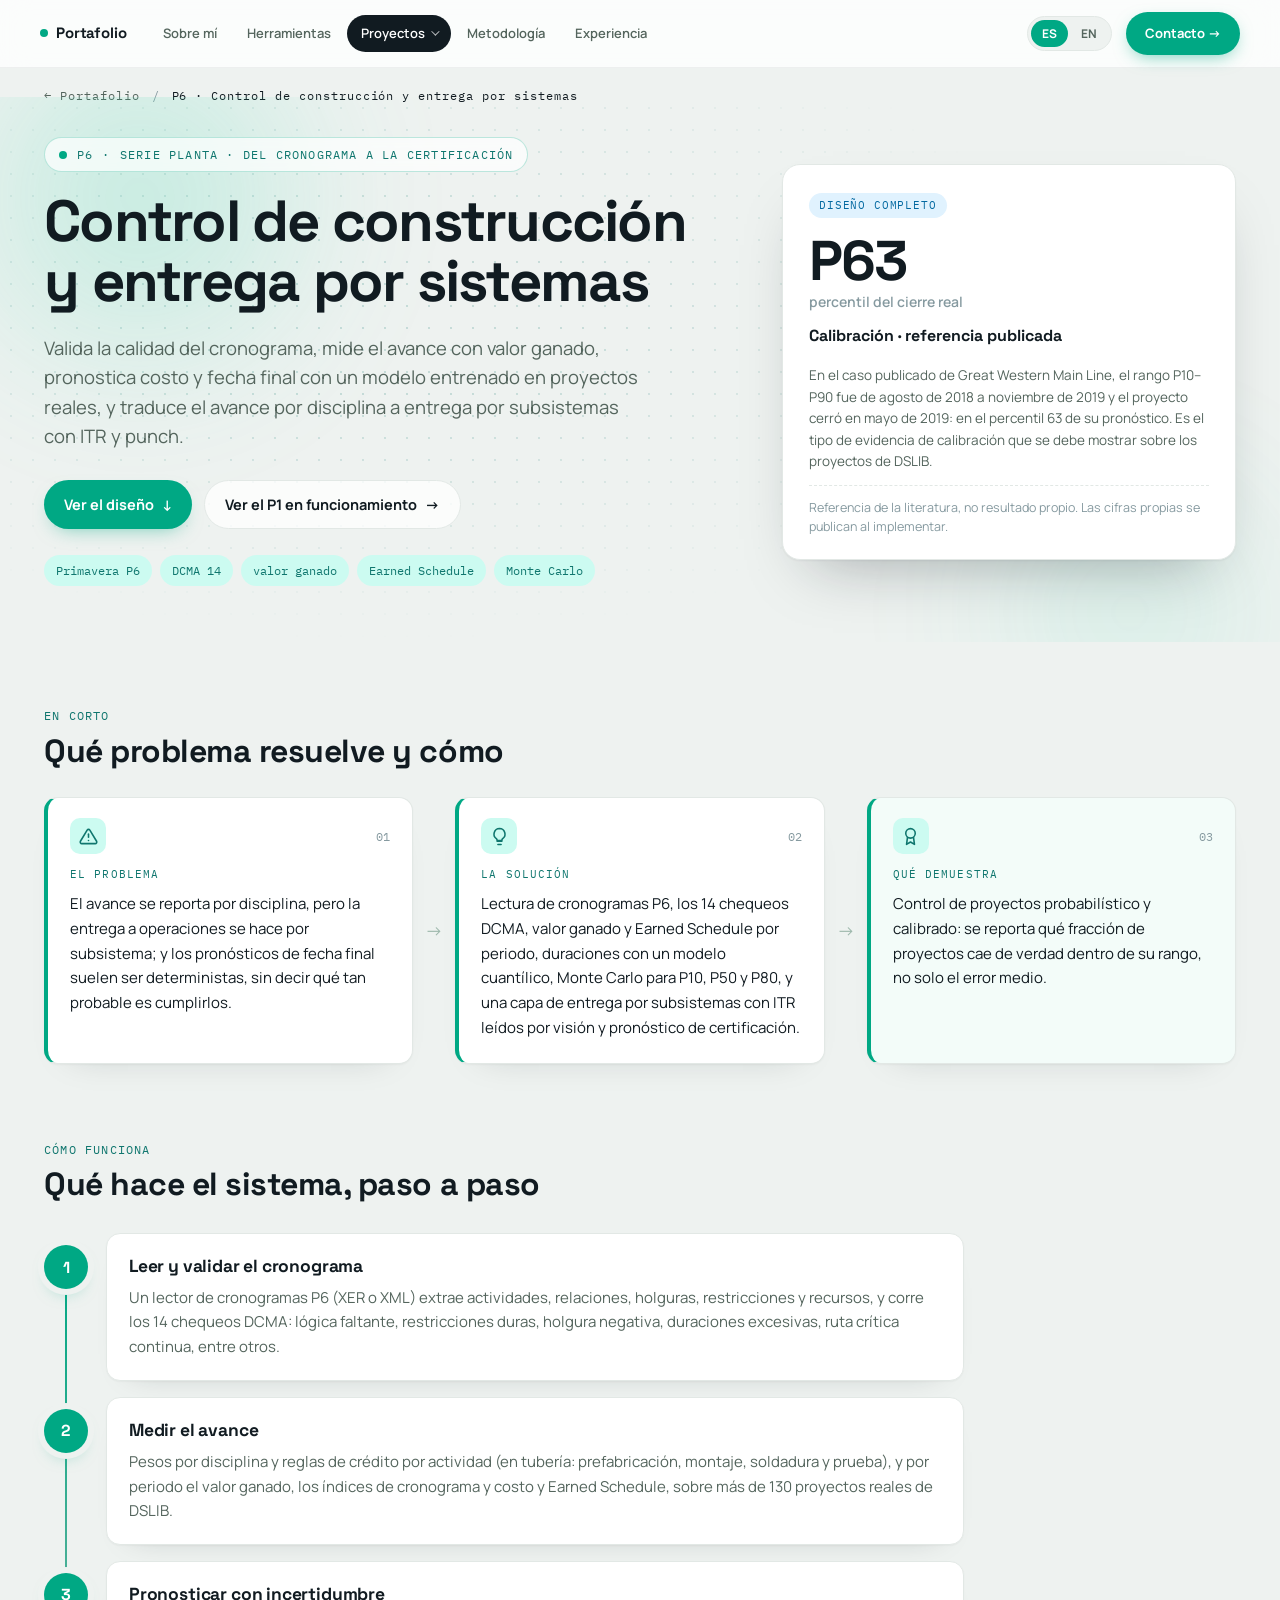
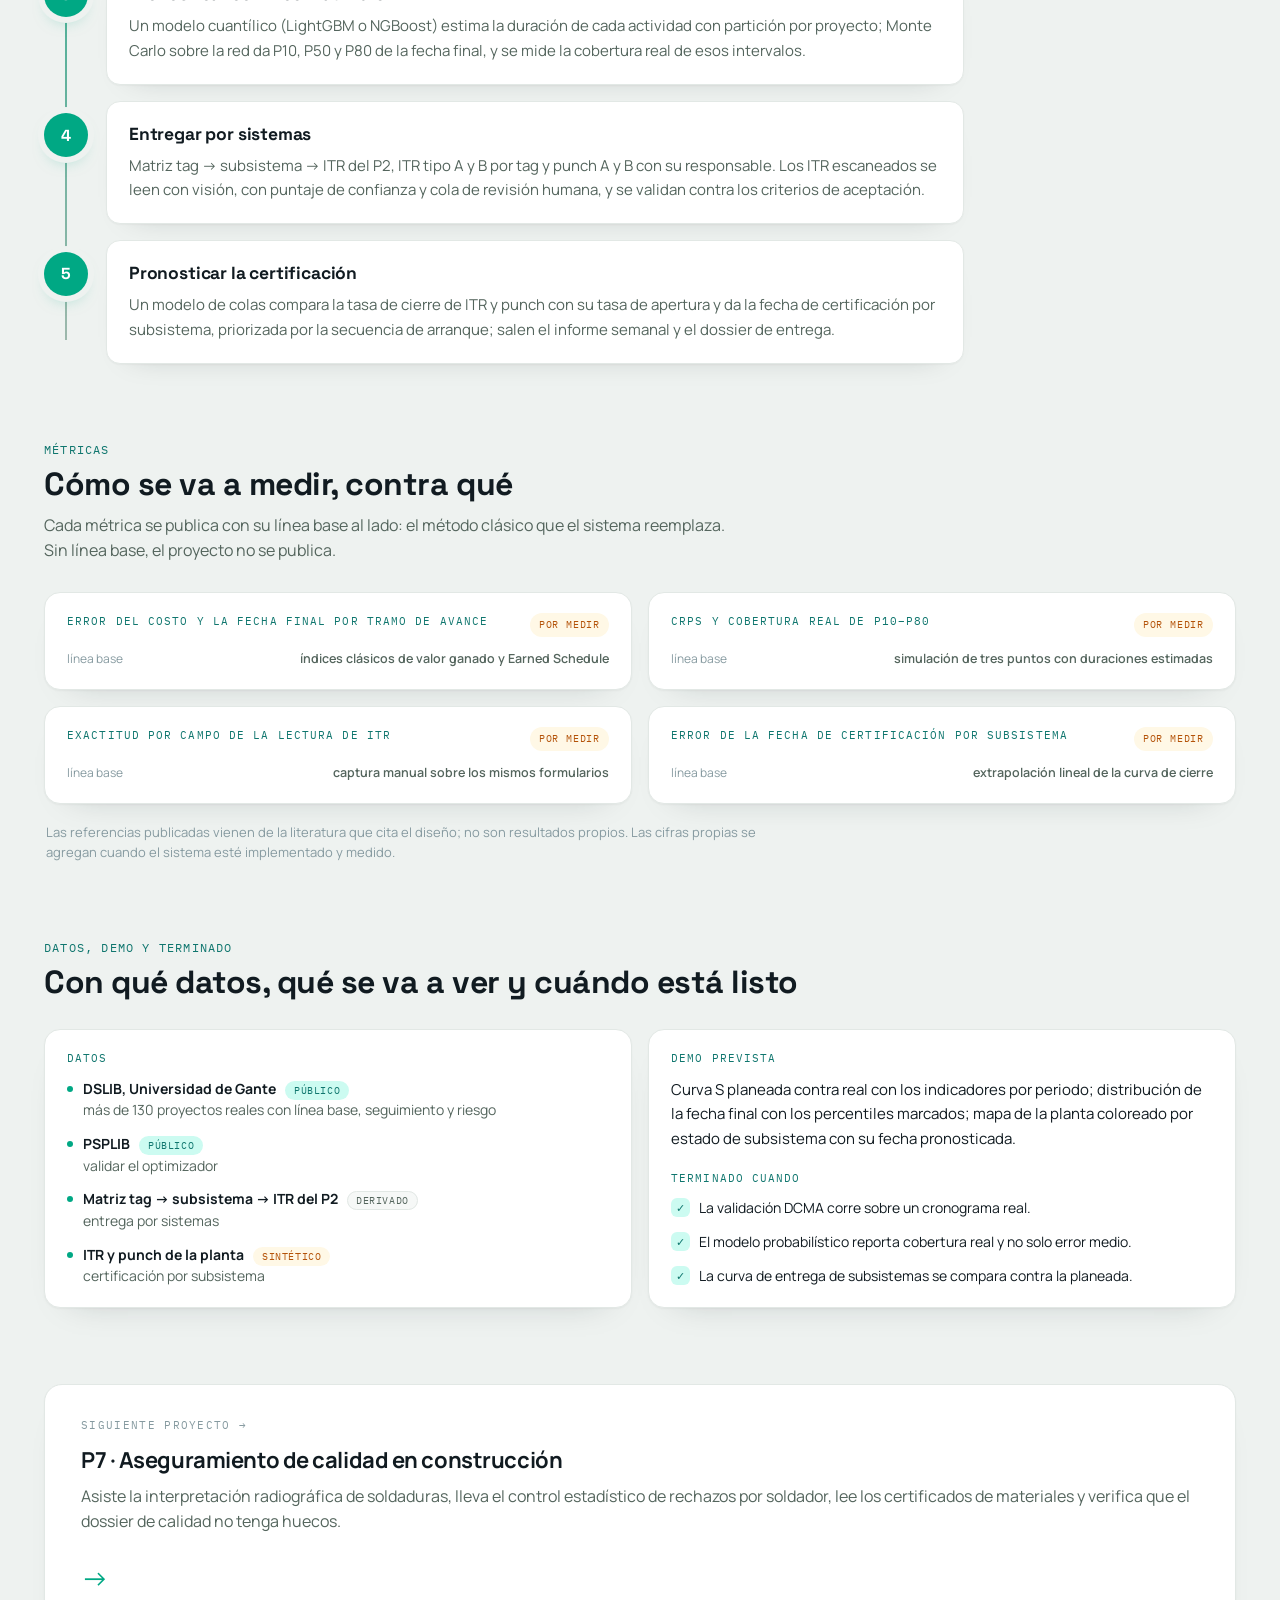
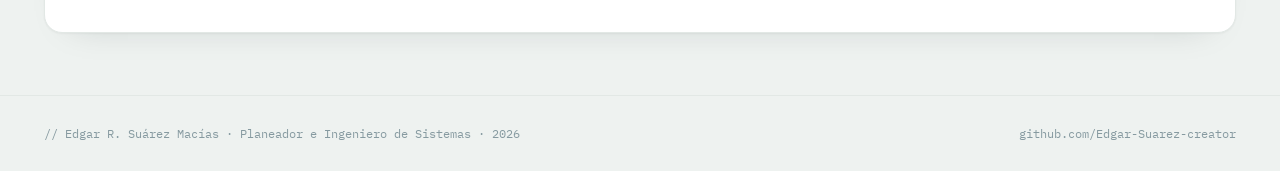
<file: projects/06-construccion-entrega.html>
<!DOCTYPE html>
<html lang="es">
<head>
<meta charset="UTF-8" />
<meta name="viewport" content="width=device-width, initial-scale=1.0" />
<meta name="theme-color" content="#eef2f0" />
<title>P6 · Control de construcción y entrega por sistemas · Edgar R. Suárez Macías</title>
<meta name="description" content="Valida la calidad del cronograma, mide el avance con valor ganado, pronostica costo y fecha final con un modelo entrenado en proyectos reales, y traduce el avance por disciplina a entrega por subsistemas con ITR y punch." />
<link rel="preconnect" href="https://fonts.googleapis.com" />
<link rel="preconnect" href="https://fonts.gstatic.com" crossorigin />
<link href="https://fonts.googleapis.com/css2?family=Manrope:wght@400;500;600;700;800&family=Space+Grotesk:wght@500;600;700&family=IBM+Plex+Mono:wght@400;500;600&display=swap" rel="stylesheet" />
<link rel="icon" type="image/svg+xml" href="../assets/favicon.svg" /><link rel="icon" type="image/png" sizes="32x32" href="../assets/favicon-32.png" /><link rel="apple-touch-icon" href="../assets/apple-touch-icon.png" />
<link rel="stylesheet" href="_styles.css?v=1791150000" />
</head>
<body>
<!-- generado por scripts/planta/paginas_diseno.py; editar el contenido allí -->
<nav>
  <div class="nav-inner">
    <a class="logo" href="../index.html"><i></i>Portafolio</a>
    <div class="nav-links">
      <a href="../index.html#about"><span class="l-es">Sobre mí</span><span class="l-en">About me</span></a>
      <a href="../index.html#stack"><span class="l-es">Herramientas</span><span class="l-en">Tools</span></a>
      <div class="nav-dd"><a href="../index.html#projects" class="dd-trigger active"><span class="l-es">Proyectos</span><span class="l-en">Projects</span> <i class="dd-caret"></i></a><div class="dd-menu"><a href="01-asistente-planta.html"><span class="dd-num">P1</span><span class="l-es">Asistente de planta</span><span class="l-en">Plant assistant</span></a><a href="02-pid-sistemas.html"><span class="dd-num">P2</span><span class="l-es">Digitalización de P&amp;ID</span><span class="l-en">P&amp;ID digitization</span></a><a href="03-ordenes-backlog.html"><span class="dd-num">P3</span><span class="l-es">Planeación de órdenes y backlog</span><span class="l-en">Work-order planning and backlog</span></a><a href="04-confiabilidad.html"><span class="dd-num">P4</span><span class="l-es">Estrategia de confiabilidad</span><span class="l-en">Reliability strategy</span></a><a href="05-materiales.html"><span class="dd-num">P5</span><span class="l-es">Materiales y repuestos</span><span class="l-en">Materials and spares</span></a><a href="06-construccion-entrega.html" class="active"><span class="dd-num">P6</span><span class="l-es">Construcción y entrega por sistemas</span><span class="l-en">Construction and handover by system</span></a><a href="07-calidad.html"><span class="dd-num">P7</span><span class="l-es">Calidad en construcción</span><span class="l-en">Construction quality</span></a><a href="08-preservacion.html"><span class="dd-num">P8</span><span class="l-es">Preservación de equipos</span><span class="l-en">Equipment preservation</span></a></div></div>
      <a href="../index.html#metodologia"><span class="l-es">Metodología</span><span class="l-en">Methodology</span></a>
      <a href="../index.html#experiencia"><span class="l-es">Experiencia</span><span class="l-en">Experience</span></a>
    </div>
    <div class="lang" id="lang"><button data-lang="es" class="on" type="button">ES</button><button data-lang="en" type="button">EN</button></div>
    <a class="btn btn-teal nav-cta" href="../index.html#contact"><span class="l-es">Contacto →</span><span class="l-en">Contact →</span></a>
  </div>
</nav>
<div class="container"><div class="crumbs-bar"><div class="crumbs">
      <a href="../index.html"><span class="l-es">← Portafolio</span><span class="l-en">← Portfolio</span></a>
      <span class="sep">/</span>
      <span class="here">P6 · <span class="l-es">Control de construcción y entrega por sistemas</span><span class="l-en">Construction control and handover by system</span></span>
    </div></div></div>
<header class="hero3">
  <div class="hero3-bg" aria-hidden="true"><i class="b1"></i><i class="b2"></i><i class="grid"></i></div>
  <div class="container hero3-in">
    <div class="hero3-l">
      <div class="hero3-eyebrow"><span class="dot"></span>P6 · <span class="l-es">Serie planta · del cronograma a la certificación</span><span class="l-en">Plant series · from schedule to certification</span></div>
      <h1><span class="l-es">Control de construcción y entrega por sistemas</span><span class="l-en">Construction control and handover by system</span></h1>
      <p class="one"><span class="l-es">Valida la calidad del cronograma, mide el avance con valor ganado, pronostica costo y fecha final con un modelo entrenado en proyectos reales, y traduce el avance por disciplina a entrega por subsistemas con ITR y punch.</span><span class="l-en">It validates schedule quality, measures progress with earned value, forecasts final cost and date with a model trained on real projects, and turns progress by discipline into handover by subsystem with ITRs and punch items.</span></p>
      <div class="hero3-cta">
        <a class="btn3 primary" href="#como"><span class="l-es">Ver el diseño</span><span class="l-en">See the design</span> <span>↓</span></a>
        <a class="btn3 ghost" href="01-asistente-planta.html"><span class="l-es">Ver el P1 en funcionamiento</span><span class="l-en">See P1 running</span> <span>→</span></a>
      </div>
      <div class="chips"><span class="chip">Primavera P6</span><span class="chip">DCMA 14</span><span class="chip"><span class="l-es">valor ganado</span><span class="l-en">earned value</span></span><span class="chip">Earned Schedule</span><span class="chip">Monte Carlo</span></div>
    </div>
    <div class="hero3-r"><div class="kpi3 kpi-dis"><span class="kstate"><span class="l-es">Diseño completo</span><span class="l-en">Full design</span></span><div class="kbig">P63<small><span class="l-es">percentil del cierre real</span><span class="l-en">percentile of the actual finish</span></small></div><div class="kpi3-k kleft"><span class="l-es">Calibración · referencia publicada</span><span class="l-en">Calibration · published reference</span></div><p class="expl"><span class="l-es">En el caso publicado de Great Western Main Line, el rango P10–P90 fue de agosto de 2018 a noviembre de 2019 y el proyecto cerró en mayo de 2019: en el percentil 63 de su pronóstico. Es el tipo de evidencia de calibración que se debe mostrar sobre los proyectos de DSLIB.</span><span class="l-en">In the published Great Western Main Line case, the P10–P90 range ran from August 2018 to November 2019 and the project finished in May 2019: at the 63rd percentile of its forecast. That is the kind of calibration evidence to be shown on the DSLIB projects.</span></p><p class="ev"><span class="l-es">Referencia de la literatura, no resultado propio. Las cifras propias se publican al implementar.</span><span class="l-en">Literature reference, not an own result. Own figures are published once implemented.</span></p></div></div>
  </div>
</header>
<section class="sec2 v2"><div class="container">
  <div class="h"><div class="eyebrow2"><span class="l-es">En corto</span><span class="l-en">In short</span></div><h2><span class="l-es">Qué problema resuelve y cómo</span><span class="l-en">What problem it solves and how</span></h2></div>
  <div class="trio3"><div class="tcard prob"><div class="thead"><span class="ticon"><svg viewBox="0 0 24 24" fill="none" stroke="currentColor" stroke-width="2" stroke-linecap="round" stroke-linejoin="round"><path d="M12 9v4"/><path d="M12 17h.01"/><path d="M10.3 3.9 1.8 18a2 2 0 0 0 1.7 3h17a2 2 0 0 0 1.7-3L13.7 3.9a2 2 0 0 0-3.4 0z"/></svg></span><span class="tnum">01</span></div><div class="k"><span class="l-es">El problema</span><span class="l-en">The problem</span></div><p><span class="l-es">El avance se reporta por disciplina, pero la entrega a operaciones se hace por subsistema; y los pronósticos de fecha final suelen ser deterministas, sin decir qué tan probable es cumplirlos.</span><span class="l-en">Progress is reported by discipline, but handover to operations happens by subsystem; and final-date forecasts are usually deterministic, without saying how likely they are to be met.</span></p></div><span class="tarrow" aria-hidden="true">→</span><div class="tcard sol"><div class="thead"><span class="ticon"><svg viewBox="0 0 24 24" fill="none" stroke="currentColor" stroke-width="2" stroke-linecap="round" stroke-linejoin="round"><path d="M9 18h6"/><path d="M10 22h4"/><path d="M12 2a7 7 0 0 0-4 12.7c.6.5 1 1.3 1 2.1V17h6v-.2c0-.8.4-1.6 1-2.1A7 7 0 0 0 12 2z"/></svg></span><span class="tnum">02</span></div><div class="k"><span class="l-es">La solución</span><span class="l-en">The solution</span></div><p><span class="l-es">Lectura de cronogramas P6, los 14 chequeos DCMA, valor ganado y Earned Schedule por periodo, duraciones con un modelo cuantílico, Monte Carlo para P10, P50 y P80, y una capa de entrega por subsistemas con ITR leídos por visión y pronóstico de certificación.</span><span class="l-en">P6 schedule reading, the 14 DCMA checks, earned value and Earned Schedule per period, durations with a quantile model, Monte Carlo for P10, P50 and P80, and a handover layer by subsystem with ITRs read by vision and a certification forecast.</span></p></div><span class="tarrow" aria-hidden="true">→</span><div class="tcard dem"><div class="thead"><span class="ticon"><svg viewBox="0 0 24 24" fill="none" stroke="currentColor" stroke-width="2" stroke-linecap="round" stroke-linejoin="round"><circle cx="12" cy="8" r="6"/><path d="M8.2 13.2 7 22l5-3 5 3-1.2-8.8"/></svg></span><span class="tnum">03</span></div><div class="k"><span class="l-es">Qué demuestra</span><span class="l-en">What it shows</span></div><p><span class="l-es">Control de proyectos probabilístico y calibrado: se reporta qué fracción de proyectos cae de verdad dentro de su rango, no solo el error medio.</span><span class="l-en">Probabilistic, calibrated project control: it reports what fraction of projects actually lands inside its range, not just the mean error.</span></p></div></div>
</div></section>
<section class="sec2 v2" id="como"><div class="container">
  <div class="h"><div class="eyebrow2"><span class="l-es">Cómo funciona</span><span class="l-en">How it works</span></div><h2><span class="l-es">Qué hace el sistema, paso a paso</span><span class="l-en">What the system does, step by step</span></h2></div>
  <ol class="vsteps reveal2"><li><div class="n">1</div><div><b><span class="l-es">Leer y validar el cronograma</span><span class="l-en">Read and validate the schedule</span></b><p><span class="l-es">Un lector de cronogramas P6 (XER o XML) extrae actividades, relaciones, holguras, restricciones y recursos, y corre los 14 chequeos DCMA: lógica faltante, restricciones duras, holgura negativa, duraciones excesivas, ruta crítica continua, entre otros.</span><span class="l-en">A P6 schedule reader (XER or XML) extracts activities, relationships, float, constraints and resources, and runs the 14 DCMA checks: missing logic, hard constraints, negative float, excessive durations, continuous critical path, among others.</span></p></div></li><li><div class="n">2</div><div><b><span class="l-es">Medir el avance</span><span class="l-en">Measure progress</span></b><p><span class="l-es">Pesos por disciplina y reglas de crédito por actividad (en tubería: prefabricación, montaje, soldadura y prueba), y por periodo el valor ganado, los índices de cronograma y costo y Earned Schedule, sobre más de 130 proyectos reales de DSLIB.</span><span class="l-en">Weights per discipline and credit rules per activity (for piping: prefabrication, erection, welding and testing), and per period the earned value, schedule and cost indices and Earned Schedule, over more than 130 real DSLIB projects.</span></p></div></li><li><div class="n">3</div><div><b><span class="l-es">Pronosticar con incertidumbre</span><span class="l-en">Forecast with uncertainty</span></b><p><span class="l-es">Un modelo cuantílico (LightGBM o NGBoost) estima la duración de cada actividad con partición por proyecto; Monte Carlo sobre la red da P10, P50 y P80 de la fecha final, y se mide la cobertura real de esos intervalos.</span><span class="l-en">A quantile model (LightGBM or NGBoost) estimates each activity's duration with a project-level split; Monte Carlo over the network gives the P10, P50 and P80 of the finish date, and the real coverage of those intervals is measured.</span></p></div></li><li><div class="n">4</div><div><b><span class="l-es">Entregar por sistemas</span><span class="l-en">Hand over by system</span></b><p><span class="l-es">Matriz tag → subsistema → ITR del P2, ITR tipo A y B por tag y punch A y B con su responsable. Los ITR escaneados se leen con visión, con puntaje de confianza y cola de revisión humana, y se validan contra los criterios de aceptación.</span><span class="l-en">Tag → subsystem → ITR matrix from P2, type A and B ITRs per tag and A and B punch items with their owner. Scanned ITRs are read by vision, with a confidence score and a human review queue, and validated against acceptance criteria.</span></p></div></li><li><div class="n">5</div><div><b><span class="l-es">Pronosticar la certificación</span><span class="l-en">Forecast certification</span></b><p><span class="l-es">Un modelo de colas compara la tasa de cierre de ITR y punch con su tasa de apertura y da la fecha de certificación por subsistema, priorizada por la secuencia de arranque; salen el informe semanal y el dossier de entrega.</span><span class="l-en">A queueing model compares ITR and punch closing and opening rates and gives the certification date per subsystem, prioritized by the start-up sequence; out come the weekly report and the handover dossier.</span></p></div></li></ol>
</div></section>
<section class="sec2 v2"><div class="container">
  <div class="h"><div class="eyebrow2"><span class="l-es">Métricas</span><span class="l-en">Metrics</span></div><h2><span class="l-es">Cómo se va a medir, contra qué</span><span class="l-en">How it will be measured, and against what</span></h2>
  <p class="sub"><span class="l-es">Cada métrica se publica con su línea base al lado: el método clásico que el sistema reemplaza. Sin línea base, el proyecto no se publica.</span><span class="l-en">Every metric is published with its baseline alongside: the classical method the system replaces. Without a baseline, the project is not published.</span></p></div>
  <div class="rgrid"><div class="rcard"><div class="rtop"><div class="rk"><span class="l-es">Error del costo y la fecha final por tramo de avance</span><span class="l-en">Final cost and date error by progress band</span></div><span class="rstate rs-obj"><span class="l-es">por medir</span><span class="l-en">to measure</span></span></div><div class="rbars"><div class="rrow nobar"><span class="rl"><span class="l-es">línea base</span><span class="l-en">baseline</span></span><span class="rv"><span class="l-es">índices clásicos de valor ganado y Earned Schedule</span><span class="l-en">classical earned value and Earned Schedule indices</span></span></div></div></div><div class="rcard"><div class="rtop"><div class="rk"><span class="l-es">CRPS y cobertura real de P10–P80</span><span class="l-en">CRPS and real coverage of P10–P80</span></div><span class="rstate rs-obj"><span class="l-es">por medir</span><span class="l-en">to measure</span></span></div><div class="rbars"><div class="rrow nobar"><span class="rl"><span class="l-es">línea base</span><span class="l-en">baseline</span></span><span class="rv"><span class="l-es">simulación de tres puntos con duraciones estimadas</span><span class="l-en">three-point simulation with estimated durations</span></span></div></div></div><div class="rcard"><div class="rtop"><div class="rk"><span class="l-es">Exactitud por campo de la lectura de ITR</span><span class="l-en">Per-field accuracy of ITR reading</span></div><span class="rstate rs-obj"><span class="l-es">por medir</span><span class="l-en">to measure</span></span></div><div class="rbars"><div class="rrow nobar"><span class="rl"><span class="l-es">línea base</span><span class="l-en">baseline</span></span><span class="rv"><span class="l-es">captura manual sobre los mismos formularios</span><span class="l-en">manual entry on the same forms</span></span></div></div></div><div class="rcard"><div class="rtop"><div class="rk"><span class="l-es">Error de la fecha de certificación por subsistema</span><span class="l-en">Certification date error per subsystem</span></div><span class="rstate rs-obj"><span class="l-es">por medir</span><span class="l-en">to measure</span></span></div><div class="rbars"><div class="rrow nobar"><span class="rl"><span class="l-es">línea base</span><span class="l-en">baseline</span></span><span class="rv"><span class="l-es">extrapolación lineal de la curva de cierre</span><span class="l-en">linear extrapolation of the closing curve</span></span></div></div></div></div>
  <p class="rnote"><span class="l-es">Las referencias publicadas vienen de la literatura que cita el diseño; no son resultados propios. Las cifras propias se agregan cuando el sistema esté implementado y medido.</span><span class="l-en">Published references come from the literature cited by the design; they are not own results. Own figures are added once the system is built and measured.</span></p>
</div></section>
<section class="sec2 v2"><div class="container">
  <div class="h"><div class="eyebrow2"><span class="l-es">Datos, demo y terminado</span><span class="l-en">Data, demo and done</span></div><h2><span class="l-es">Con qué datos, qué se va a ver y cuándo está listo</span><span class="l-en">Which data, what you will see and when it is done</span></h2></div>
  <div class="dis-grid">
    <div class="dis-card"><div class="k"><span class="l-es">Datos</span><span class="l-en">Data</span></div><ul class="dis-list"><li><b><span class="l-es">DSLIB, Universidad de Gante</span><span class="l-en">DSLIB, Ghent University</span></b> <span class="origen o-públ"><span class="l-es">público</span><span class="l-en">public</span></span><br><span class="l-es">más de 130 proyectos reales con línea base, seguimiento y riesgo</span><span class="l-en">more than 130 real projects with baseline, tracking and risk</span></li><li><b>PSPLIB</b> <span class="origen o-públ"><span class="l-es">público</span><span class="l-en">public</span></span><br><span class="l-es">validar el optimizador</span><span class="l-en">validate the optimizer</span></li><li><b><span class="l-es">Matriz tag → subsistema → ITR del P2</span><span class="l-en">P2 tag → subsystem → ITR matrix</span></b> <span class="origen o-deri"><span class="l-es">derivado</span><span class="l-en">derived</span></span><br><span class="l-es">entrega por sistemas</span><span class="l-en">handover by system</span></li><li><b><span class="l-es">ITR y punch de la planta</span><span class="l-en">Plant ITRs and punch items</span></b> <span class="origen o-sint"><span class="l-es">sintético</span><span class="l-en">synthetic</span></span><br><span class="l-es">certificación por subsistema</span><span class="l-en">certification by subsystem</span></li></ul></div>
    <div class="dis-card"><div class="k"><span class="l-es">Demo prevista</span><span class="l-en">Planned demo</span></div><p><span class="l-es">Curva S planeada contra real con los indicadores por periodo; distribución de la fecha final con los percentiles marcados; mapa de la planta coloreado por estado de subsistema con su fecha pronosticada.</span><span class="l-en">Planned versus actual S-curve with the indicators per period; final-date distribution with the percentiles marked; plant map colored by subsystem status with its forecast date.</span></p>
      <div class="k" style="margin-top:18px"><span class="l-es">Terminado cuando</span><span class="l-en">Done when</span></div><ul class="dis-list check"><li><span class="l-es">La validación DCMA corre sobre un cronograma real.</span><span class="l-en">DCMA validation runs on a real schedule.</span></li><li><span class="l-es">El modelo probabilístico reporta cobertura real y no solo error medio.</span><span class="l-en">The probabilistic model reports real coverage and not only mean error.</span></li><li><span class="l-es">La curva de entrega de subsistemas se compara contra la planeada.</span><span class="l-en">The subsystem handover curve is compared against the planned one.</span></li></ul></div>
  </div>
</div></section>
<section class="sec2 v2"><div class="container">
    <a class="next-card" href="07-calidad.html"><div><div class="label"><span class="l-es">Siguiente proyecto →</span><span class="l-en">Next project →</span></div><h3>P7 · <span class="l-es">Aseguramiento de calidad en construcción</span><span class="l-en">Construction quality assurance</span></h3><p style="color: var(--text-dim); margin-top: 6px;"><span class="l-es">Asiste la interpretación radiográfica de soldaduras, lleva el control estadístico de rechazos por soldador, lee los certificados de materiales y verifica que el dossier de calidad no tenga huecos.</span><span class="l-en">It assists weld radiograph interpretation, keeps statistical control of rejections per welder, reads material certificates and checks that the quality dossier has no gaps.</span></p></div><span class="arrow">→</span></a>
</div></section>
<footer>
  <div class="footer-inner">
    <div>// Edgar R. Suárez Macías · <span class="l-es">Planeador e Ingeniero de Sistemas</span><span class="l-en">Planner and Systems Engineer</span> · 2026</div>
    <div>github.com/Edgar-Suarez-creator</div>
  </div>
</footer>
<script>
(function(){
  function setLang(lang){
    document.documentElement.lang = lang;
    document.querySelectorAll('#lang button').forEach(b => b.classList.toggle('on', b.dataset.lang === lang));
    try { sessionStorage.setItem('lang', lang); } catch(e) {}
  }
  document.querySelectorAll('#lang button').forEach(b => b.addEventListener('click', () => setLang(b.dataset.lang)));
  let saved = 'es'; try { saved = sessionStorage.getItem('lang') || 'es'; } catch(e) {}
  setLang(saved);
  const io2 = new IntersectionObserver(es => es.forEach(e => { if (e.isIntersecting) { e.target.classList.add('in'); io2.unobserve(e.target); } }), { threshold: .2 });
  document.querySelectorAll('.reveal2').forEach(el => io2.observe(el));
  setTimeout(() => document.querySelectorAll('.reveal2').forEach(el => el.classList.add('in')), 1200);
})();
</script>
</body>
</html>
</file>
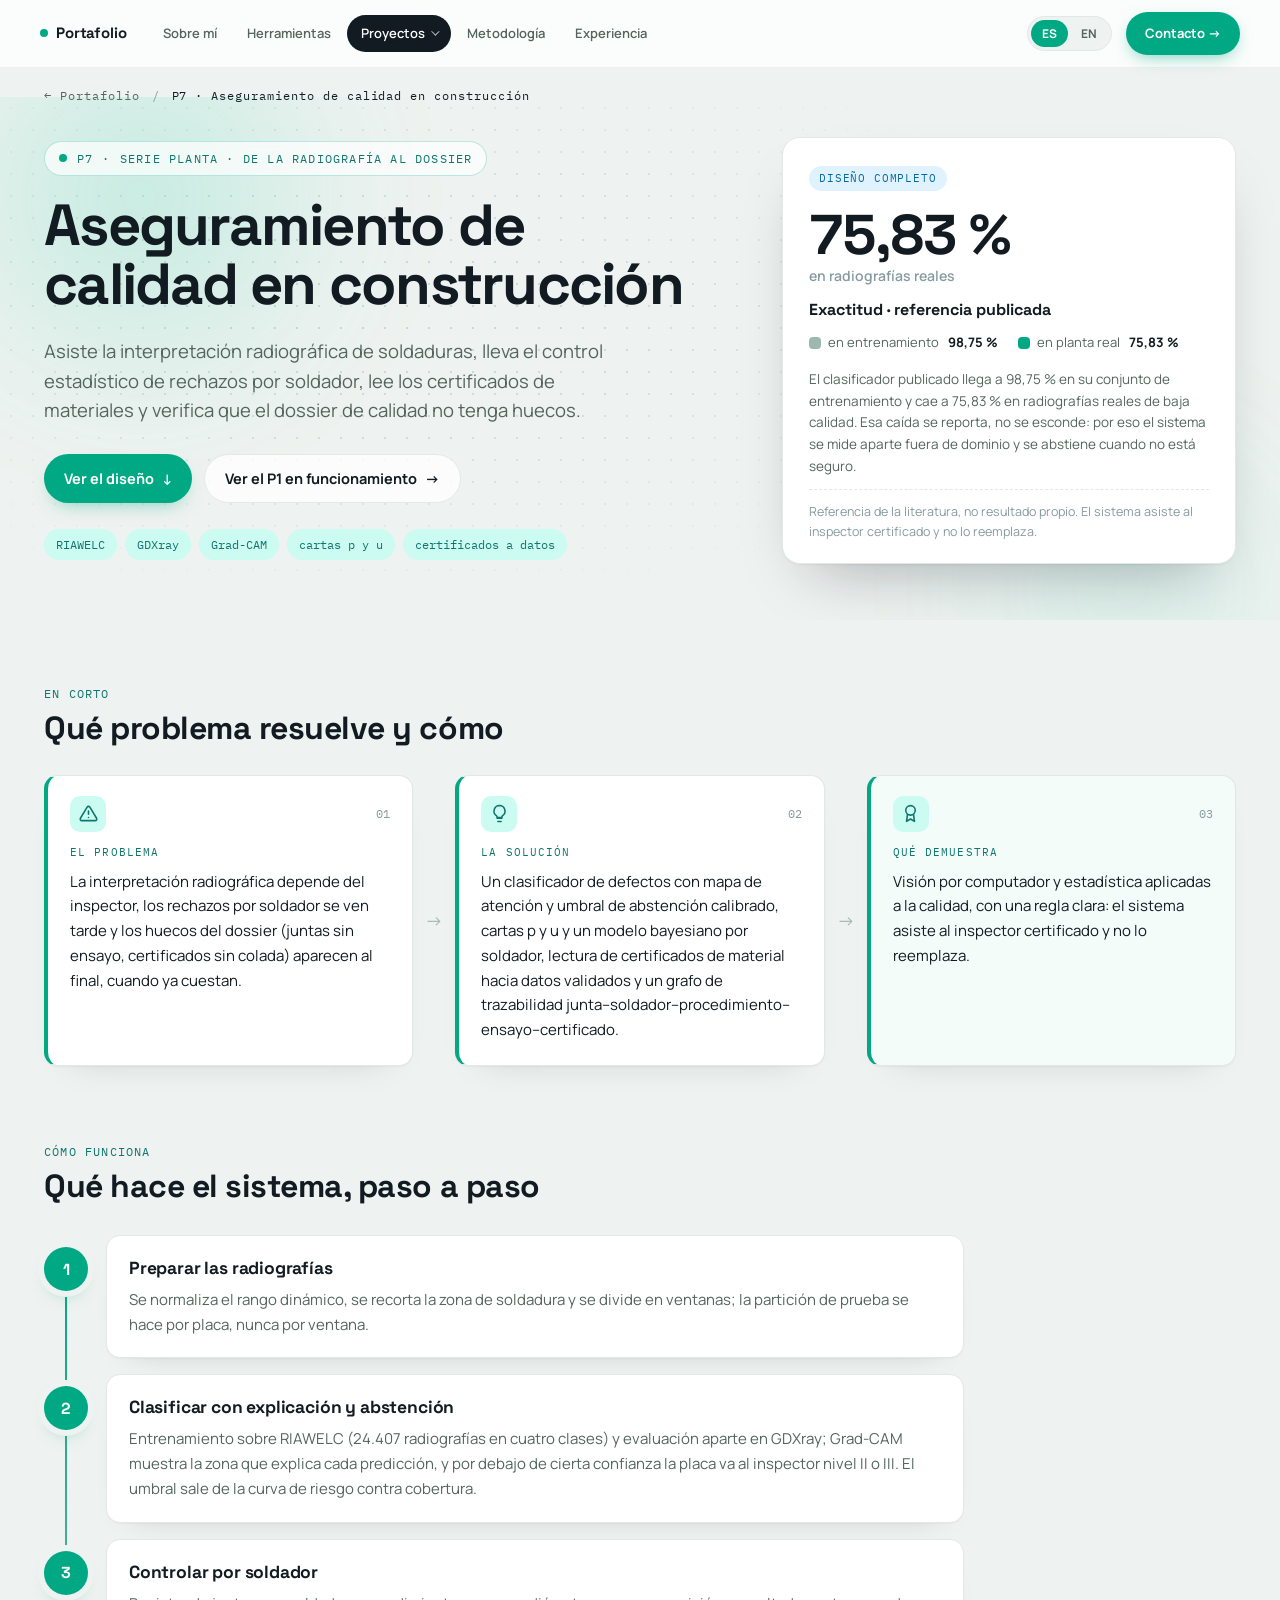
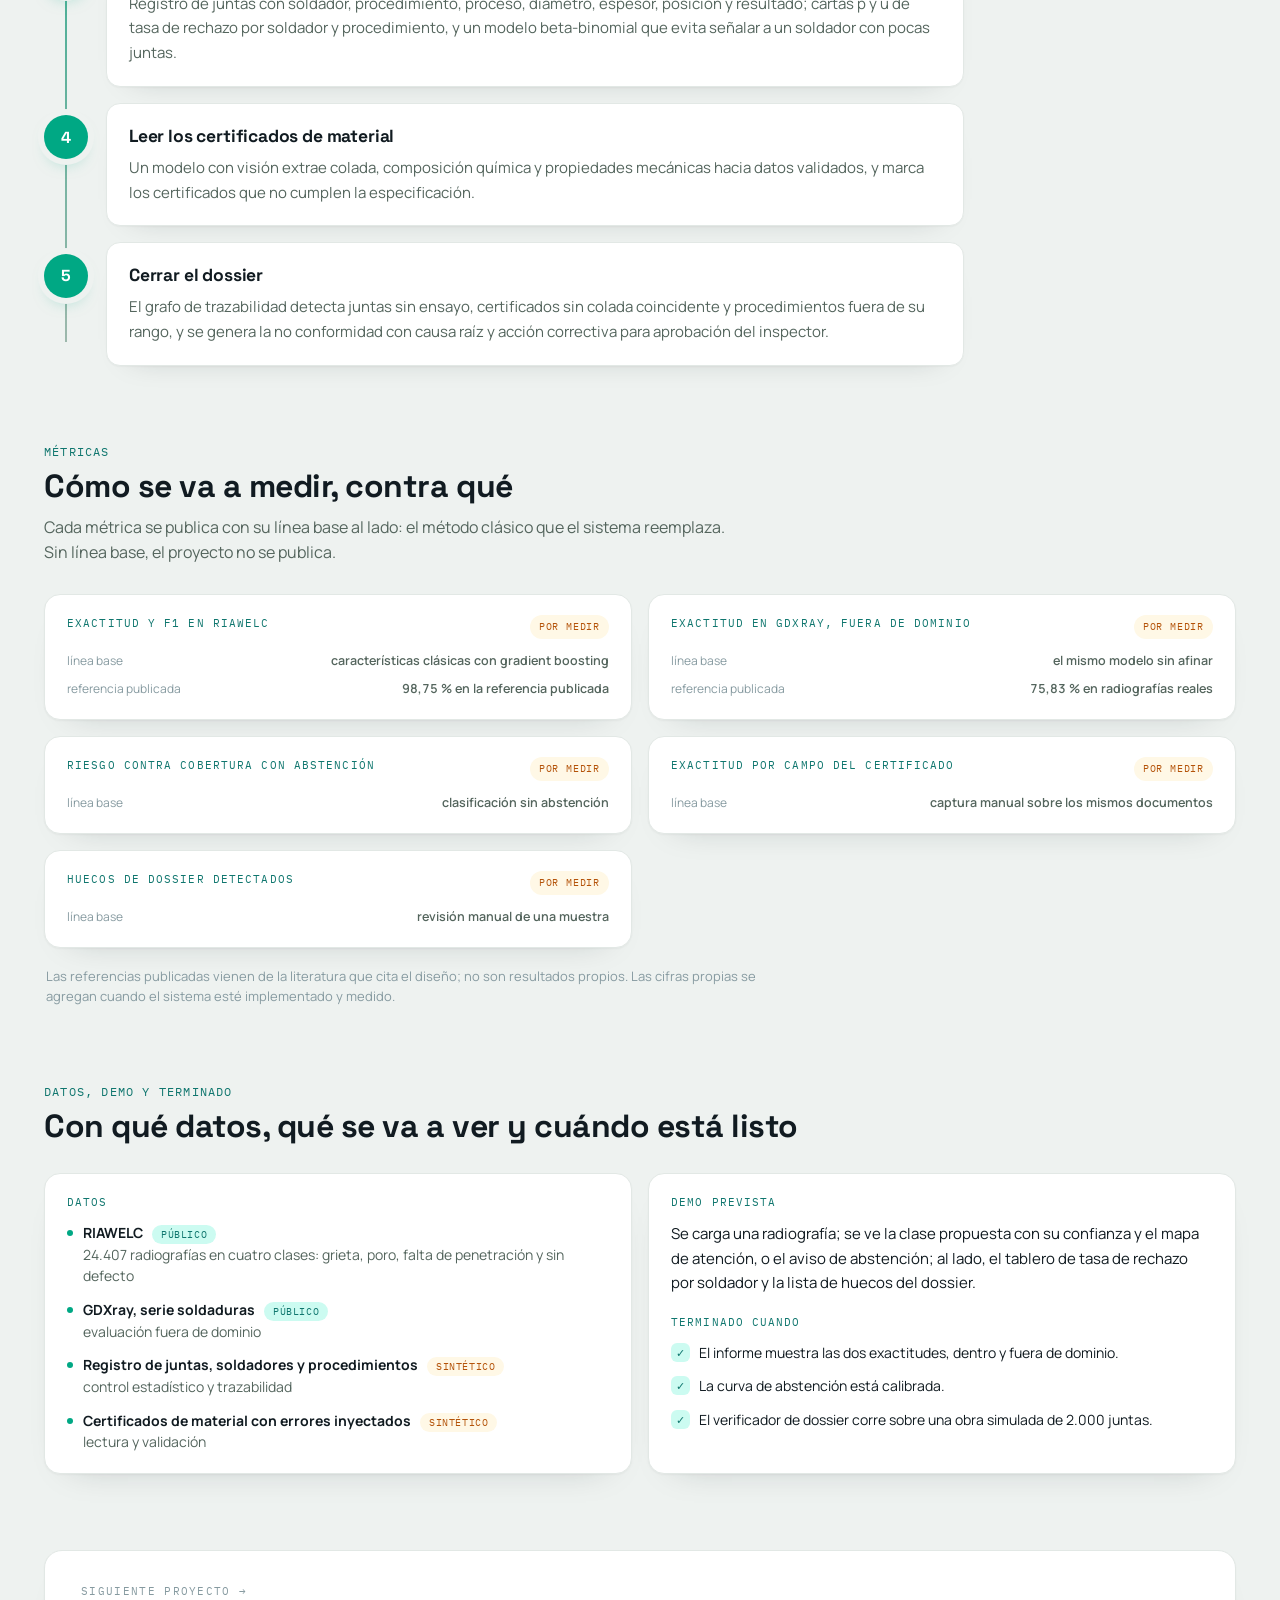
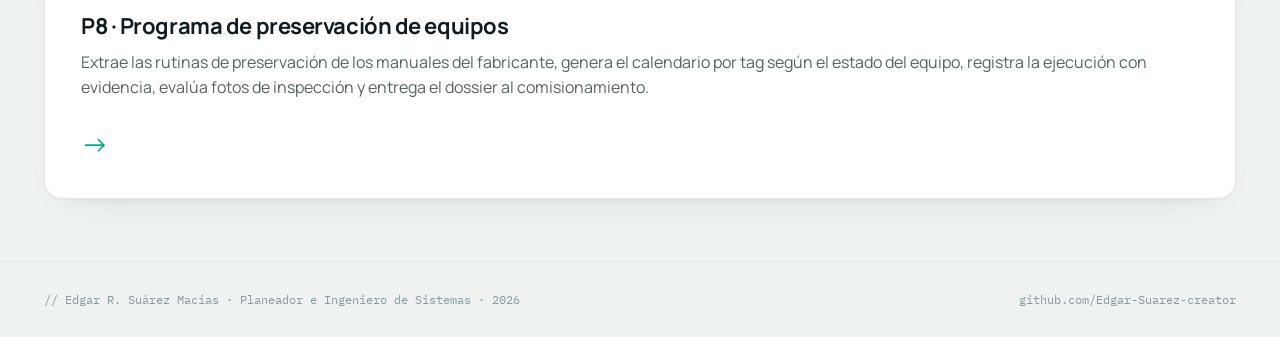
<file: projects/07-calidad.html>
<!DOCTYPE html>
<html lang="es">
<head>
<meta charset="UTF-8" />
<meta name="viewport" content="width=device-width, initial-scale=1.0" />
<meta name="theme-color" content="#eef2f0" />
<title>P7 · Aseguramiento de calidad en construcción · Edgar R. Suárez Macías</title>
<meta name="description" content="Asiste la interpretación radiográfica de soldaduras, lleva el control estadístico de rechazos por soldador, lee los certificados de materiales y verifica que el dossier de calidad no tenga huecos." />
<link rel="preconnect" href="https://fonts.googleapis.com" />
<link rel="preconnect" href="https://fonts.gstatic.com" crossorigin />
<link href="https://fonts.googleapis.com/css2?family=Manrope:wght@400;500;600;700;800&family=Space+Grotesk:wght@500;600;700&family=IBM+Plex+Mono:wght@400;500;600&display=swap" rel="stylesheet" />
<link rel="icon" type="image/svg+xml" href="../assets/favicon.svg" /><link rel="icon" type="image/png" sizes="32x32" href="../assets/favicon-32.png" /><link rel="apple-touch-icon" href="../assets/apple-touch-icon.png" />
<link rel="stylesheet" href="_styles.css?v=1791150000" />
</head>
<body>
<!-- generado por scripts/planta/paginas_diseno.py; editar el contenido allí -->
<nav>
  <div class="nav-inner">
    <a class="logo" href="../index.html"><i></i>Portafolio</a>
    <div class="nav-links">
      <a href="../index.html#about"><span class="l-es">Sobre mí</span><span class="l-en">About me</span></a>
      <a href="../index.html#stack"><span class="l-es">Herramientas</span><span class="l-en">Tools</span></a>
      <div class="nav-dd"><a href="../index.html#projects" class="dd-trigger active"><span class="l-es">Proyectos</span><span class="l-en">Projects</span> <i class="dd-caret"></i></a><div class="dd-menu"><a href="01-asistente-planta.html"><span class="dd-num">P1</span><span class="l-es">Asistente de planta</span><span class="l-en">Plant assistant</span></a><a href="02-pid-sistemas.html"><span class="dd-num">P2</span><span class="l-es">Digitalización de P&amp;ID</span><span class="l-en">P&amp;ID digitization</span></a><a href="03-ordenes-backlog.html"><span class="dd-num">P3</span><span class="l-es">Planeación de órdenes y backlog</span><span class="l-en">Work-order planning and backlog</span></a><a href="04-confiabilidad.html"><span class="dd-num">P4</span><span class="l-es">Estrategia de confiabilidad</span><span class="l-en">Reliability strategy</span></a><a href="05-materiales.html"><span class="dd-num">P5</span><span class="l-es">Materiales y repuestos</span><span class="l-en">Materials and spares</span></a><a href="06-construccion-entrega.html"><span class="dd-num">P6</span><span class="l-es">Construcción y entrega por sistemas</span><span class="l-en">Construction and handover by system</span></a><a href="07-calidad.html" class="active"><span class="dd-num">P7</span><span class="l-es">Calidad en construcción</span><span class="l-en">Construction quality</span></a><a href="08-preservacion.html"><span class="dd-num">P8</span><span class="l-es">Preservación de equipos</span><span class="l-en">Equipment preservation</span></a></div></div>
      <a href="../index.html#metodologia"><span class="l-es">Metodología</span><span class="l-en">Methodology</span></a>
      <a href="../index.html#experiencia"><span class="l-es">Experiencia</span><span class="l-en">Experience</span></a>
    </div>
    <div class="lang" id="lang"><button data-lang="es" class="on" type="button">ES</button><button data-lang="en" type="button">EN</button></div>
    <a class="btn btn-teal nav-cta" href="../index.html#contact"><span class="l-es">Contacto →</span><span class="l-en">Contact →</span></a>
  </div>
</nav>
<div class="container"><div class="crumbs-bar"><div class="crumbs">
      <a href="../index.html"><span class="l-es">← Portafolio</span><span class="l-en">← Portfolio</span></a>
      <span class="sep">/</span>
      <span class="here">P7 · <span class="l-es">Aseguramiento de calidad en construcción</span><span class="l-en">Construction quality assurance</span></span>
    </div></div></div>
<header class="hero3">
  <div class="hero3-bg" aria-hidden="true"><i class="b1"></i><i class="b2"></i><i class="grid"></i></div>
  <div class="container hero3-in">
    <div class="hero3-l">
      <div class="hero3-eyebrow"><span class="dot"></span>P7 · <span class="l-es">Serie planta · de la radiografía al dossier</span><span class="l-en">Plant series · from radiograph to dossier</span></div>
      <h1><span class="l-es">Aseguramiento de calidad en construcción</span><span class="l-en">Construction quality assurance</span></h1>
      <p class="one"><span class="l-es">Asiste la interpretación radiográfica de soldaduras, lleva el control estadístico de rechazos por soldador, lee los certificados de materiales y verifica que el dossier de calidad no tenga huecos.</span><span class="l-en">It assists weld radiograph interpretation, keeps statistical control of rejections per welder, reads material certificates and checks that the quality dossier has no gaps.</span></p>
      <div class="hero3-cta">
        <a class="btn3 primary" href="#como"><span class="l-es">Ver el diseño</span><span class="l-en">See the design</span> <span>↓</span></a>
        <a class="btn3 ghost" href="01-asistente-planta.html"><span class="l-es">Ver el P1 en funcionamiento</span><span class="l-en">See P1 running</span> <span>→</span></a>
      </div>
      <div class="chips"><span class="chip">RIAWELC</span><span class="chip">GDXray</span><span class="chip">Grad-CAM</span><span class="chip"><span class="l-es">cartas p y u</span><span class="l-en">p and u charts</span></span><span class="chip"><span class="l-es">certificados a datos</span><span class="l-en">certificates to data</span></span></div>
    </div>
    <div class="hero3-r"><div class="kpi3 kpi-dis"><span class="kstate"><span class="l-es">Diseño completo</span><span class="l-en">Full design</span></span><div class="kbig"><span class="l-es">75,83 %</span><span class="l-en">75.83 %</span><small><span class="l-es">en radiografías reales</span><span class="l-en">on real radiographs</span></small></div><div class="kpi3-k kleft"><span class="l-es">Exactitud · referencia publicada</span><span class="l-en">Accuracy · published reference</span></div><div class="kpi3-cmp"><div><span class="sw base"></span><span class="l-es">en entrenamiento</span><span class="l-en">on training set</span><b><span class="l-es">98,75 %</span><span class="l-en">98.75 %</span></b></div><div><span class="sw goal"></span><span class="l-es">en planta real</span><span class="l-en">on real plant</span><b><span class="l-es">75,83 %</span><span class="l-en">75.83 %</span></b></div></div><p class="expl"><span class="l-es">El clasificador publicado llega a 98,75 % en su conjunto de entrenamiento y cae a 75,83 % en radiografías reales de baja calidad. Esa caída se reporta, no se esconde: por eso el sistema se mide aparte fuera de dominio y se abstiene cuando no está seguro.</span><span class="l-en">The published classifier reaches 98.75 % on its training set and drops to 75.83 % on real low-quality radiographs. That drop is reported, not hidden: that is why the system is measured separately out of domain and abstains when unsure.</span></p><p class="ev"><span class="l-es">Referencia de la literatura, no resultado propio. El sistema asiste al inspector certificado y no lo reemplaza.</span><span class="l-en">Literature reference, not an own result. The system assists the certified inspector and does not replace them.</span></p></div></div>
  </div>
</header>
<section class="sec2 v2"><div class="container">
  <div class="h"><div class="eyebrow2"><span class="l-es">En corto</span><span class="l-en">In short</span></div><h2><span class="l-es">Qué problema resuelve y cómo</span><span class="l-en">What problem it solves and how</span></h2></div>
  <div class="trio3"><div class="tcard prob"><div class="thead"><span class="ticon"><svg viewBox="0 0 24 24" fill="none" stroke="currentColor" stroke-width="2" stroke-linecap="round" stroke-linejoin="round"><path d="M12 9v4"/><path d="M12 17h.01"/><path d="M10.3 3.9 1.8 18a2 2 0 0 0 1.7 3h17a2 2 0 0 0 1.7-3L13.7 3.9a2 2 0 0 0-3.4 0z"/></svg></span><span class="tnum">01</span></div><div class="k"><span class="l-es">El problema</span><span class="l-en">The problem</span></div><p><span class="l-es">La interpretación radiográfica depende del inspector, los rechazos por soldador se ven tarde y los huecos del dossier (juntas sin ensayo, certificados sin colada) aparecen al final, cuando ya cuestan.</span><span class="l-en">Radiograph interpretation depends on the inspector, rejections per welder show up late and dossier gaps (joints without testing, certificates without a heat number) appear at the end, when they already cost money.</span></p></div><span class="tarrow" aria-hidden="true">→</span><div class="tcard sol"><div class="thead"><span class="ticon"><svg viewBox="0 0 24 24" fill="none" stroke="currentColor" stroke-width="2" stroke-linecap="round" stroke-linejoin="round"><path d="M9 18h6"/><path d="M10 22h4"/><path d="M12 2a7 7 0 0 0-4 12.7c.6.5 1 1.3 1 2.1V17h6v-.2c0-.8.4-1.6 1-2.1A7 7 0 0 0 12 2z"/></svg></span><span class="tnum">02</span></div><div class="k"><span class="l-es">La solución</span><span class="l-en">The solution</span></div><p><span class="l-es">Un clasificador de defectos con mapa de atención y umbral de abstención calibrado, cartas p y u y un modelo bayesiano por soldador, lectura de certificados de material hacia datos validados y un grafo de trazabilidad junta–soldador–procedimiento–ensayo–certificado.</span><span class="l-en">A defect classifier with an attention map and a calibrated abstention threshold, p and u charts and a Bayesian model per welder, material certificates read into validated data and a joint–welder–procedure–test–certificate traceability graph.</span></p></div><span class="tarrow" aria-hidden="true">→</span><div class="tcard dem"><div class="thead"><span class="ticon"><svg viewBox="0 0 24 24" fill="none" stroke="currentColor" stroke-width="2" stroke-linecap="round" stroke-linejoin="round"><circle cx="12" cy="8" r="6"/><path d="M8.2 13.2 7 22l5-3 5 3-1.2-8.8"/></svg></span><span class="tnum">03</span></div><div class="k"><span class="l-es">Qué demuestra</span><span class="l-en">What it shows</span></div><p><span class="l-es">Visión por computador y estadística aplicadas a la calidad, con una regla clara: el sistema asiste al inspector certificado y no lo reemplaza.</span><span class="l-en">Computer vision and statistics applied to quality, with a clear rule: the system assists the certified inspector and does not replace them.</span></p></div></div>
</div></section>
<section class="sec2 v2" id="como"><div class="container">
  <div class="h"><div class="eyebrow2"><span class="l-es">Cómo funciona</span><span class="l-en">How it works</span></div><h2><span class="l-es">Qué hace el sistema, paso a paso</span><span class="l-en">What the system does, step by step</span></h2></div>
  <ol class="vsteps reveal2"><li><div class="n">1</div><div><b><span class="l-es">Preparar las radiografías</span><span class="l-en">Prepare the radiographs</span></b><p><span class="l-es">Se normaliza el rango dinámico, se recorta la zona de soldadura y se divide en ventanas; la partición de prueba se hace por placa, nunca por ventana.</span><span class="l-en">The dynamic range is normalized, the weld area is cropped and split into windows; the test split is made by plate, never by window.</span></p></div></li><li><div class="n">2</div><div><b><span class="l-es">Clasificar con explicación y abstención</span><span class="l-en">Classify with explanation and abstention</span></b><p><span class="l-es">Entrenamiento sobre RIAWELC (24.407 radiografías en cuatro clases) y evaluación aparte en GDXray; Grad-CAM muestra la zona que explica cada predicción, y por debajo de cierta confianza la placa va al inspector nivel II o III. El umbral sale de la curva de riesgo contra cobertura.</span><span class="l-en">Training on RIAWELC (24,407 radiographs in four classes) and separate evaluation on GDXray; Grad-CAM shows the area behind each prediction, and below a confidence level the plate goes to a level II or III inspector. The threshold comes from the risk-versus-coverage curve.</span></p></div></li><li><div class="n">3</div><div><b><span class="l-es">Controlar por soldador</span><span class="l-en">Control per welder</span></b><p><span class="l-es">Registro de juntas con soldador, procedimiento, proceso, diámetro, espesor, posición y resultado; cartas p y u de tasa de rechazo por soldador y procedimiento, y un modelo beta-binomial que evita señalar a un soldador con pocas juntas.</span><span class="l-en">A joint register with welder, procedure, process, diameter, thickness, position and result; p and u charts of rejection rate per welder and procedure, and a beta-binomial model that avoids flagging a welder with few joints.</span></p></div></li><li><div class="n">4</div><div><b><span class="l-es">Leer los certificados de material</span><span class="l-en">Read the material certificates</span></b><p><span class="l-es">Un modelo con visión extrae colada, composición química y propiedades mecánicas hacia datos validados, y marca los certificados que no cumplen la especificación.</span><span class="l-en">A vision model extracts heat number, chemical composition and mechanical properties into validated data, and flags certificates that do not meet the specification.</span></p></div></li><li><div class="n">5</div><div><b><span class="l-es">Cerrar el dossier</span><span class="l-en">Close the dossier</span></b><p><span class="l-es">El grafo de trazabilidad detecta juntas sin ensayo, certificados sin colada coincidente y procedimientos fuera de su rango, y se genera la no conformidad con causa raíz y acción correctiva para aprobación del inspector.</span><span class="l-en">The traceability graph detects joints without testing, certificates without a matching heat number and procedures outside their range, and the nonconformity is generated with root cause and corrective action for the inspector's approval.</span></p></div></li></ol>
</div></section>
<section class="sec2 v2"><div class="container">
  <div class="h"><div class="eyebrow2"><span class="l-es">Métricas</span><span class="l-en">Metrics</span></div><h2><span class="l-es">Cómo se va a medir, contra qué</span><span class="l-en">How it will be measured, and against what</span></h2>
  <p class="sub"><span class="l-es">Cada métrica se publica con su línea base al lado: el método clásico que el sistema reemplaza. Sin línea base, el proyecto no se publica.</span><span class="l-en">Every metric is published with its baseline alongside: the classical method the system replaces. Without a baseline, the project is not published.</span></p></div>
  <div class="rgrid"><div class="rcard"><div class="rtop"><div class="rk"><span class="l-es">Exactitud y F1 en RIAWELC</span><span class="l-en">Accuracy and F1 on RIAWELC</span></div><span class="rstate rs-obj"><span class="l-es">por medir</span><span class="l-en">to measure</span></span></div><div class="rbars"><div class="rrow nobar"><span class="rl"><span class="l-es">línea base</span><span class="l-en">baseline</span></span><span class="rv"><span class="l-es">características clásicas con gradient boosting</span><span class="l-en">classical features with gradient boosting</span></span></div><div class="rrow nobar"><span class="rl"><span class="l-es">referencia publicada</span><span class="l-en">published reference</span></span><span class="rv"><span class="l-es">98,75 % en la referencia publicada</span><span class="l-en">98.75 % in the published reference</span></span></div></div></div><div class="rcard"><div class="rtop"><div class="rk"><span class="l-es">Exactitud en GDXray, fuera de dominio</span><span class="l-en">Accuracy on GDXray, out of domain</span></div><span class="rstate rs-obj"><span class="l-es">por medir</span><span class="l-en">to measure</span></span></div><div class="rbars"><div class="rrow nobar"><span class="rl"><span class="l-es">línea base</span><span class="l-en">baseline</span></span><span class="rv"><span class="l-es">el mismo modelo sin afinar</span><span class="l-en">the same model without fine-tuning</span></span></div><div class="rrow nobar"><span class="rl"><span class="l-es">referencia publicada</span><span class="l-en">published reference</span></span><span class="rv"><span class="l-es">75,83 % en radiografías reales</span><span class="l-en">75.83 % on real radiographs</span></span></div></div></div><div class="rcard"><div class="rtop"><div class="rk"><span class="l-es">Riesgo contra cobertura con abstención</span><span class="l-en">Risk versus coverage with abstention</span></div><span class="rstate rs-obj"><span class="l-es">por medir</span><span class="l-en">to measure</span></span></div><div class="rbars"><div class="rrow nobar"><span class="rl"><span class="l-es">línea base</span><span class="l-en">baseline</span></span><span class="rv"><span class="l-es">clasificación sin abstención</span><span class="l-en">classification without abstention</span></span></div></div></div><div class="rcard"><div class="rtop"><div class="rk"><span class="l-es">Exactitud por campo del certificado</span><span class="l-en">Per-field accuracy of the certificate</span></div><span class="rstate rs-obj"><span class="l-es">por medir</span><span class="l-en">to measure</span></span></div><div class="rbars"><div class="rrow nobar"><span class="rl"><span class="l-es">línea base</span><span class="l-en">baseline</span></span><span class="rv"><span class="l-es">captura manual sobre los mismos documentos</span><span class="l-en">manual entry on the same documents</span></span></div></div></div><div class="rcard"><div class="rtop"><div class="rk"><span class="l-es">Huecos de dossier detectados</span><span class="l-en">Dossier gaps detected</span></div><span class="rstate rs-obj"><span class="l-es">por medir</span><span class="l-en">to measure</span></span></div><div class="rbars"><div class="rrow nobar"><span class="rl"><span class="l-es">línea base</span><span class="l-en">baseline</span></span><span class="rv"><span class="l-es">revisión manual de una muestra</span><span class="l-en">manual review of a sample</span></span></div></div></div></div>
  <p class="rnote"><span class="l-es">Las referencias publicadas vienen de la literatura que cita el diseño; no son resultados propios. Las cifras propias se agregan cuando el sistema esté implementado y medido.</span><span class="l-en">Published references come from the literature cited by the design; they are not own results. Own figures are added once the system is built and measured.</span></p>
</div></section>
<section class="sec2 v2"><div class="container">
  <div class="h"><div class="eyebrow2"><span class="l-es">Datos, demo y terminado</span><span class="l-en">Data, demo and done</span></div><h2><span class="l-es">Con qué datos, qué se va a ver y cuándo está listo</span><span class="l-en">Which data, what you will see and when it is done</span></h2></div>
  <div class="dis-grid">
    <div class="dis-card"><div class="k"><span class="l-es">Datos</span><span class="l-en">Data</span></div><ul class="dis-list"><li><b>RIAWELC</b> <span class="origen o-públ"><span class="l-es">público</span><span class="l-en">public</span></span><br><span class="l-es">24.407 radiografías en cuatro clases: grieta, poro, falta de penetración y sin defecto</span><span class="l-en">24,407 radiographs in four classes: crack, porosity, lack of penetration and no defect</span></li><li><b><span class="l-es">GDXray, serie soldaduras</span><span class="l-en">GDXray, welds series</span></b> <span class="origen o-públ"><span class="l-es">público</span><span class="l-en">public</span></span><br><span class="l-es">evaluación fuera de dominio</span><span class="l-en">out-of-domain evaluation</span></li><li><b><span class="l-es">Registro de juntas, soldadores y procedimientos</span><span class="l-en">Joint, welder and procedure register</span></b> <span class="origen o-sint"><span class="l-es">sintético</span><span class="l-en">synthetic</span></span><br><span class="l-es">control estadístico y trazabilidad</span><span class="l-en">statistical control and traceability</span></li><li><b><span class="l-es">Certificados de material con errores inyectados</span><span class="l-en">Material certificates with injected errors</span></b> <span class="origen o-sint"><span class="l-es">sintético</span><span class="l-en">synthetic</span></span><br><span class="l-es">lectura y validación</span><span class="l-en">reading and validation</span></li></ul></div>
    <div class="dis-card"><div class="k"><span class="l-es">Demo prevista</span><span class="l-en">Planned demo</span></div><p><span class="l-es">Se carga una radiografía; se ve la clase propuesta con su confianza y el mapa de atención, o el aviso de abstención; al lado, el tablero de tasa de rechazo por soldador y la lista de huecos del dossier.</span><span class="l-en">A radiograph is loaded; you see the proposed class with its confidence and attention map, or the abstention notice; beside it, the rejection-rate dashboard per welder and the list of dossier gaps.</span></p>
      <div class="k" style="margin-top:18px"><span class="l-es">Terminado cuando</span><span class="l-en">Done when</span></div><ul class="dis-list check"><li><span class="l-es">El informe muestra las dos exactitudes, dentro y fuera de dominio.</span><span class="l-en">The report shows both accuracies, in and out of domain.</span></li><li><span class="l-es">La curva de abstención está calibrada.</span><span class="l-en">The abstention curve is calibrated.</span></li><li><span class="l-es">El verificador de dossier corre sobre una obra simulada de 2.000 juntas.</span><span class="l-en">The dossier checker runs on a simulated job of 2,000 joints.</span></li></ul></div>
  </div>
</div></section>
<section class="sec2 v2"><div class="container">
    <a class="next-card" href="08-preservacion.html"><div><div class="label"><span class="l-es">Siguiente proyecto →</span><span class="l-en">Next project →</span></div><h3>P8 · <span class="l-es">Programa de preservación de equipos</span><span class="l-en">Equipment preservation program</span></h3><p style="color: var(--text-dim); margin-top: 6px;"><span class="l-es">Extrae las rutinas de preservación de los manuales del fabricante, genera el calendario por tag según el estado del equipo, registra la ejecución con evidencia, evalúa fotos de inspección y entrega el dossier al comisionamiento.</span><span class="l-en">It extracts preservation routines from the manufacturers' manuals, builds the calendar per tag according to equipment status, records execution with evidence, assesses inspection photos and hands the dossier over to commissioning.</span></p></div><span class="arrow">→</span></a>
</div></section>
<footer>
  <div class="footer-inner">
    <div>// Edgar R. Suárez Macías · <span class="l-es">Planeador e Ingeniero de Sistemas</span><span class="l-en">Planner and Systems Engineer</span> · 2026</div>
    <div>github.com/Edgar-Suarez-creator</div>
  </div>
</footer>
<script>
(function(){
  function setLang(lang){
    document.documentElement.lang = lang;
    document.querySelectorAll('#lang button').forEach(b => b.classList.toggle('on', b.dataset.lang === lang));
    try { sessionStorage.setItem('lang', lang); } catch(e) {}
  }
  document.querySelectorAll('#lang button').forEach(b => b.addEventListener('click', () => setLang(b.dataset.lang)));
  let saved = 'es'; try { saved = sessionStorage.getItem('lang') || 'es'; } catch(e) {}
  setLang(saved);
  const io2 = new IntersectionObserver(es => es.forEach(e => { if (e.isIntersecting) { e.target.classList.add('in'); io2.unobserve(e.target); } }), { threshold: .2 });
  document.querySelectorAll('.reveal2').forEach(el => io2.observe(el));
  setTimeout(() => document.querySelectorAll('.reveal2').forEach(el => el.classList.add('in')), 1200);
})();
</script>
</body>
</html>
</file>
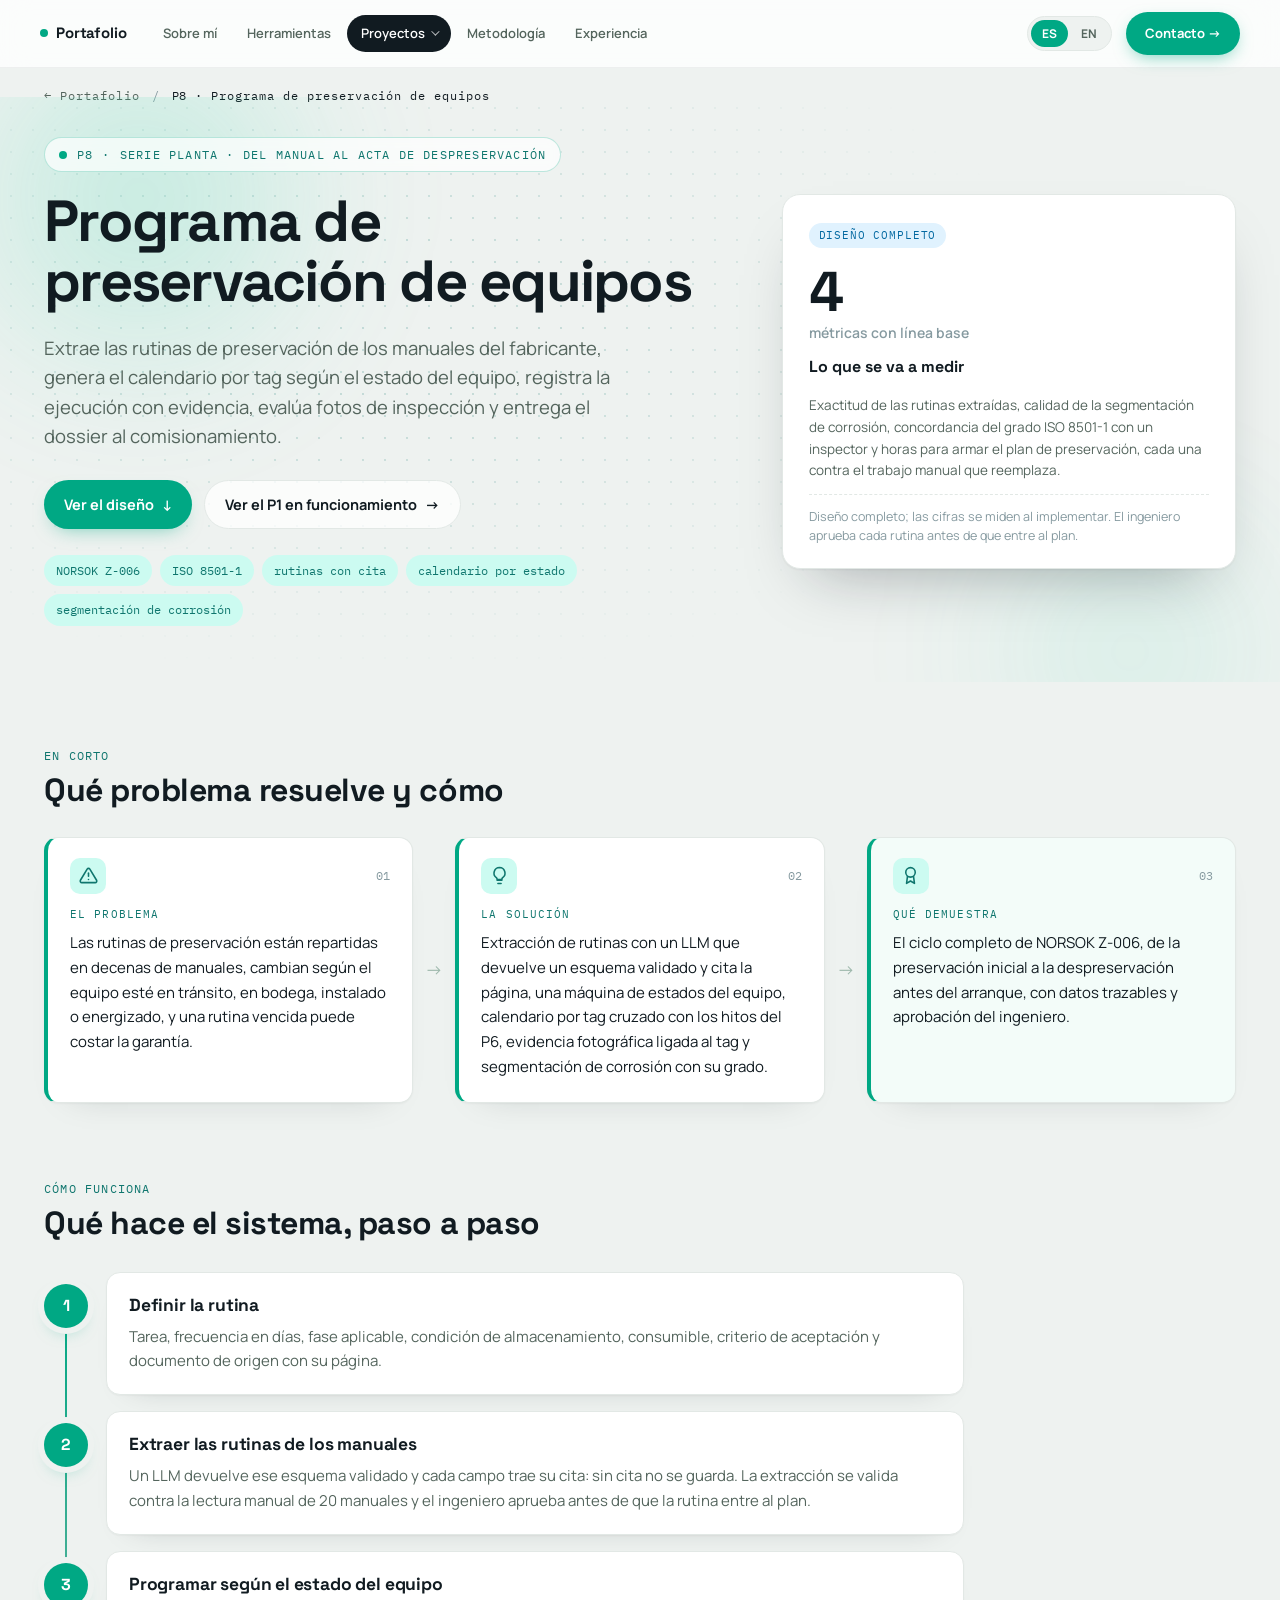
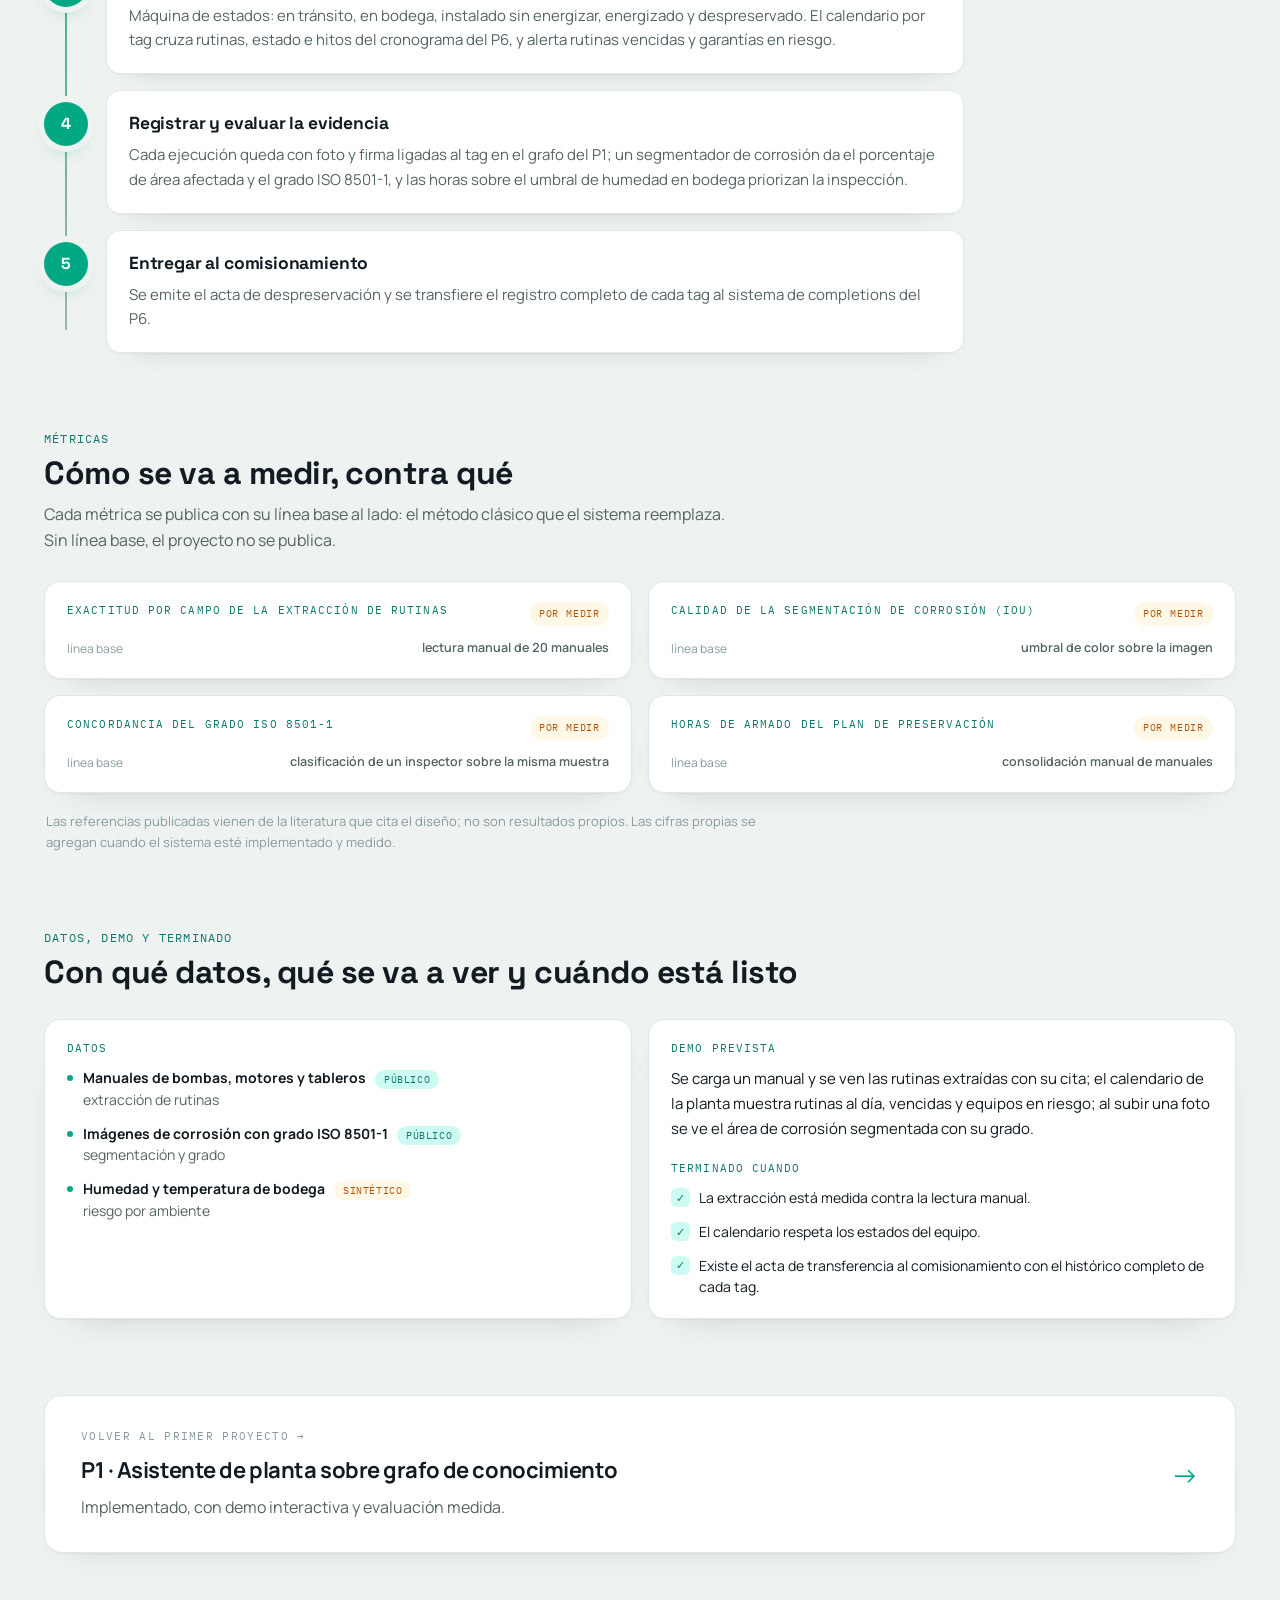
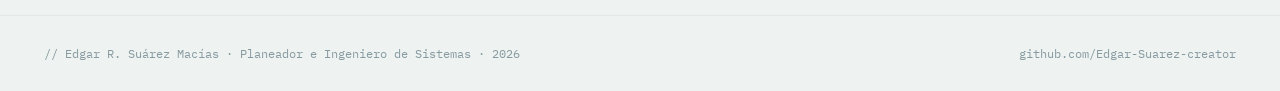
<file: projects/08-preservacion.html>
<!DOCTYPE html>
<html lang="es">
<head>
<meta charset="UTF-8" />
<meta name="viewport" content="width=device-width, initial-scale=1.0" />
<meta name="theme-color" content="#eef2f0" />
<title>P8 · Programa de preservación de equipos · Edgar R. Suárez Macías</title>
<meta name="description" content="Extrae las rutinas de preservación de los manuales del fabricante, genera el calendario por tag según el estado del equipo, registra la ejecución con evidencia, evalúa fotos de inspección y entrega el dossier al comisionamiento." />
<link rel="preconnect" href="https://fonts.googleapis.com" />
<link rel="preconnect" href="https://fonts.gstatic.com" crossorigin />
<link href="https://fonts.googleapis.com/css2?family=Manrope:wght@400;500;600;700;800&family=Space+Grotesk:wght@500;600;700&family=IBM+Plex+Mono:wght@400;500;600&display=swap" rel="stylesheet" />
<link rel="icon" type="image/svg+xml" href="../assets/favicon.svg" /><link rel="icon" type="image/png" sizes="32x32" href="../assets/favicon-32.png" /><link rel="apple-touch-icon" href="../assets/apple-touch-icon.png" />
<link rel="stylesheet" href="_styles.css?v=1791150000" />
</head>
<body>
<!-- generado por scripts/planta/paginas_diseno.py; editar el contenido allí -->
<nav>
  <div class="nav-inner">
    <a class="logo" href="../index.html"><i></i>Portafolio</a>
    <div class="nav-links">
      <a href="../index.html#about"><span class="l-es">Sobre mí</span><span class="l-en">About me</span></a>
      <a href="../index.html#stack"><span class="l-es">Herramientas</span><span class="l-en">Tools</span></a>
      <div class="nav-dd"><a href="../index.html#projects" class="dd-trigger active"><span class="l-es">Proyectos</span><span class="l-en">Projects</span> <i class="dd-caret"></i></a><div class="dd-menu"><a href="01-asistente-planta.html"><span class="dd-num">P1</span><span class="l-es">Asistente de planta</span><span class="l-en">Plant assistant</span></a><a href="02-pid-sistemas.html"><span class="dd-num">P2</span><span class="l-es">Digitalización de P&amp;ID</span><span class="l-en">P&amp;ID digitization</span></a><a href="03-ordenes-backlog.html"><span class="dd-num">P3</span><span class="l-es">Planeación de órdenes y backlog</span><span class="l-en">Work-order planning and backlog</span></a><a href="04-confiabilidad.html"><span class="dd-num">P4</span><span class="l-es">Estrategia de confiabilidad</span><span class="l-en">Reliability strategy</span></a><a href="05-materiales.html"><span class="dd-num">P5</span><span class="l-es">Materiales y repuestos</span><span class="l-en">Materials and spares</span></a><a href="06-construccion-entrega.html"><span class="dd-num">P6</span><span class="l-es">Construcción y entrega por sistemas</span><span class="l-en">Construction and handover by system</span></a><a href="07-calidad.html"><span class="dd-num">P7</span><span class="l-es">Calidad en construcción</span><span class="l-en">Construction quality</span></a><a href="08-preservacion.html" class="active"><span class="dd-num">P8</span><span class="l-es">Preservación de equipos</span><span class="l-en">Equipment preservation</span></a></div></div>
      <a href="../index.html#metodologia"><span class="l-es">Metodología</span><span class="l-en">Methodology</span></a>
      <a href="../index.html#experiencia"><span class="l-es">Experiencia</span><span class="l-en">Experience</span></a>
    </div>
    <div class="lang" id="lang"><button data-lang="es" class="on" type="button">ES</button><button data-lang="en" type="button">EN</button></div>
    <a class="btn btn-teal nav-cta" href="../index.html#contact"><span class="l-es">Contacto →</span><span class="l-en">Contact →</span></a>
  </div>
</nav>
<div class="container"><div class="crumbs-bar"><div class="crumbs">
      <a href="../index.html"><span class="l-es">← Portafolio</span><span class="l-en">← Portfolio</span></a>
      <span class="sep">/</span>
      <span class="here">P8 · <span class="l-es">Programa de preservación de equipos</span><span class="l-en">Equipment preservation program</span></span>
    </div></div></div>
<header class="hero3">
  <div class="hero3-bg" aria-hidden="true"><i class="b1"></i><i class="b2"></i><i class="grid"></i></div>
  <div class="container hero3-in">
    <div class="hero3-l">
      <div class="hero3-eyebrow"><span class="dot"></span>P8 · <span class="l-es">Serie planta · del manual al acta de despreservación</span><span class="l-en">Plant series · from manual to de-preservation record</span></div>
      <h1><span class="l-es">Programa de preservación de equipos</span><span class="l-en">Equipment preservation program</span></h1>
      <p class="one"><span class="l-es">Extrae las rutinas de preservación de los manuales del fabricante, genera el calendario por tag según el estado del equipo, registra la ejecución con evidencia, evalúa fotos de inspección y entrega el dossier al comisionamiento.</span><span class="l-en">It extracts preservation routines from the manufacturers' manuals, builds the calendar per tag according to equipment status, records execution with evidence, assesses inspection photos and hands the dossier over to commissioning.</span></p>
      <div class="hero3-cta">
        <a class="btn3 primary" href="#como"><span class="l-es">Ver el diseño</span><span class="l-en">See the design</span> <span>↓</span></a>
        <a class="btn3 ghost" href="01-asistente-planta.html"><span class="l-es">Ver el P1 en funcionamiento</span><span class="l-en">See P1 running</span> <span>→</span></a>
      </div>
      <div class="chips"><span class="chip">NORSOK Z-006</span><span class="chip">ISO 8501-1</span><span class="chip"><span class="l-es">rutinas con cita</span><span class="l-en">cited routines</span></span><span class="chip"><span class="l-es">calendario por estado</span><span class="l-en">status-based calendar</span></span><span class="chip"><span class="l-es">segmentación de corrosión</span><span class="l-en">corrosion segmentation</span></span></div>
    </div>
    <div class="hero3-r"><div class="kpi3 kpi-dis"><span class="kstate"><span class="l-es">Diseño completo</span><span class="l-en">Full design</span></span><div class="kbig">4<small><span class="l-es">métricas con línea base</span><span class="l-en">metrics with baseline</span></small></div><div class="kpi3-k kleft"><span class="l-es">Lo que se va a medir</span><span class="l-en">What will be measured</span></div><p class="expl"><span class="l-es">Exactitud de las rutinas extraídas, calidad de la segmentación de corrosión, concordancia del grado ISO 8501-1 con un inspector y horas para armar el plan de preservación, cada una contra el trabajo manual que reemplaza.</span><span class="l-en">Accuracy of the extracted routines, corrosion segmentation quality, ISO 8501-1 grade agreement with an inspector and hours to build the preservation plan, each against the manual work it replaces.</span></p><p class="ev"><span class="l-es">Diseño completo; las cifras se miden al implementar. El ingeniero aprueba cada rutina antes de que entre al plan.</span><span class="l-en">Full design; figures are measured once implemented. The engineer approves each routine before it enters the plan.</span></p></div></div>
  </div>
</header>
<section class="sec2 v2"><div class="container">
  <div class="h"><div class="eyebrow2"><span class="l-es">En corto</span><span class="l-en">In short</span></div><h2><span class="l-es">Qué problema resuelve y cómo</span><span class="l-en">What problem it solves and how</span></h2></div>
  <div class="trio3"><div class="tcard prob"><div class="thead"><span class="ticon"><svg viewBox="0 0 24 24" fill="none" stroke="currentColor" stroke-width="2" stroke-linecap="round" stroke-linejoin="round"><path d="M12 9v4"/><path d="M12 17h.01"/><path d="M10.3 3.9 1.8 18a2 2 0 0 0 1.7 3h17a2 2 0 0 0 1.7-3L13.7 3.9a2 2 0 0 0-3.4 0z"/></svg></span><span class="tnum">01</span></div><div class="k"><span class="l-es">El problema</span><span class="l-en">The problem</span></div><p><span class="l-es">Las rutinas de preservación están repartidas en decenas de manuales, cambian según el equipo esté en tránsito, en bodega, instalado o energizado, y una rutina vencida puede costar la garantía.</span><span class="l-en">Preservation routines are spread across dozens of manuals, change depending on whether the equipment is in transit, in storage, installed or energized, and an overdue routine can cost the warranty.</span></p></div><span class="tarrow" aria-hidden="true">→</span><div class="tcard sol"><div class="thead"><span class="ticon"><svg viewBox="0 0 24 24" fill="none" stroke="currentColor" stroke-width="2" stroke-linecap="round" stroke-linejoin="round"><path d="M9 18h6"/><path d="M10 22h4"/><path d="M12 2a7 7 0 0 0-4 12.7c.6.5 1 1.3 1 2.1V17h6v-.2c0-.8.4-1.6 1-2.1A7 7 0 0 0 12 2z"/></svg></span><span class="tnum">02</span></div><div class="k"><span class="l-es">La solución</span><span class="l-en">The solution</span></div><p><span class="l-es">Extracción de rutinas con un LLM que devuelve un esquema validado y cita la página, una máquina de estados del equipo, calendario por tag cruzado con los hitos del P6, evidencia fotográfica ligada al tag y segmentación de corrosión con su grado.</span><span class="l-en">Routine extraction with an LLM that returns a validated schema and cites the page, an equipment state machine, a per-tag calendar matched with P6 milestones, photo evidence linked to the tag and corrosion segmentation with its grade.</span></p></div><span class="tarrow" aria-hidden="true">→</span><div class="tcard dem"><div class="thead"><span class="ticon"><svg viewBox="0 0 24 24" fill="none" stroke="currentColor" stroke-width="2" stroke-linecap="round" stroke-linejoin="round"><circle cx="12" cy="8" r="6"/><path d="M8.2 13.2 7 22l5-3 5 3-1.2-8.8"/></svg></span><span class="tnum">03</span></div><div class="k"><span class="l-es">Qué demuestra</span><span class="l-en">What it shows</span></div><p><span class="l-es">El ciclo completo de NORSOK Z-006, de la preservación inicial a la despreservación antes del arranque, con datos trazables y aprobación del ingeniero.</span><span class="l-en">The full NORSOK Z-006 cycle, from initial preservation to de-preservation before start-up, with traceable data and engineer approval.</span></p></div></div>
</div></section>
<section class="sec2 v2" id="como"><div class="container">
  <div class="h"><div class="eyebrow2"><span class="l-es">Cómo funciona</span><span class="l-en">How it works</span></div><h2><span class="l-es">Qué hace el sistema, paso a paso</span><span class="l-en">What the system does, step by step</span></h2></div>
  <ol class="vsteps reveal2"><li><div class="n">1</div><div><b><span class="l-es">Definir la rutina</span><span class="l-en">Define the routine</span></b><p><span class="l-es">Tarea, frecuencia en días, fase aplicable, condición de almacenamiento, consumible, criterio de aceptación y documento de origen con su página.</span><span class="l-en">Task, frequency in days, applicable phase, storage condition, consumable, acceptance criterion and source document with its page.</span></p></div></li><li><div class="n">2</div><div><b><span class="l-es">Extraer las rutinas de los manuales</span><span class="l-en">Extract routines from the manuals</span></b><p><span class="l-es">Un LLM devuelve ese esquema validado y cada campo trae su cita: sin cita no se guarda. La extracción se valida contra la lectura manual de 20 manuales y el ingeniero aprueba antes de que la rutina entre al plan.</span><span class="l-en">An LLM returns that validated schema and every field carries its citation: without a citation it is not stored. Extraction is validated against a manual reading of 20 manuals and the engineer approves before the routine enters the plan.</span></p></div></li><li><div class="n">3</div><div><b><span class="l-es">Programar según el estado del equipo</span><span class="l-en">Schedule by equipment status</span></b><p><span class="l-es">Máquina de estados: en tránsito, en bodega, instalado sin energizar, energizado y despreservado. El calendario por tag cruza rutinas, estado e hitos del cronograma del P6, y alerta rutinas vencidas y garantías en riesgo.</span><span class="l-en">State machine: in transit, in storage, installed not energized, energized and de-preserved. The per-tag calendar matches routines, status and P6 schedule milestones, and flags overdue routines and warranties at risk.</span></p></div></li><li><div class="n">4</div><div><b><span class="l-es">Registrar y evaluar la evidencia</span><span class="l-en">Record and assess evidence</span></b><p><span class="l-es">Cada ejecución queda con foto y firma ligadas al tag en el grafo del P1; un segmentador de corrosión da el porcentaje de área afectada y el grado ISO 8501-1, y las horas sobre el umbral de humedad en bodega priorizan la inspección.</span><span class="l-en">Each execution is recorded with a photo and signature linked to the tag in the P1 graph; a corrosion segmenter gives the affected-area percentage and the ISO 8501-1 grade, and hours above the storage humidity threshold prioritize inspection.</span></p></div></li><li><div class="n">5</div><div><b><span class="l-es">Entregar al comisionamiento</span><span class="l-en">Hand over to commissioning</span></b><p><span class="l-es">Se emite el acta de despreservación y se transfiere el registro completo de cada tag al sistema de completions del P6.</span><span class="l-en">The de-preservation record is issued and each tag's full history is transferred to the P6 completions system.</span></p></div></li></ol>
</div></section>
<section class="sec2 v2"><div class="container">
  <div class="h"><div class="eyebrow2"><span class="l-es">Métricas</span><span class="l-en">Metrics</span></div><h2><span class="l-es">Cómo se va a medir, contra qué</span><span class="l-en">How it will be measured, and against what</span></h2>
  <p class="sub"><span class="l-es">Cada métrica se publica con su línea base al lado: el método clásico que el sistema reemplaza. Sin línea base, el proyecto no se publica.</span><span class="l-en">Every metric is published with its baseline alongside: the classical method the system replaces. Without a baseline, the project is not published.</span></p></div>
  <div class="rgrid"><div class="rcard"><div class="rtop"><div class="rk"><span class="l-es">Exactitud por campo de la extracción de rutinas</span><span class="l-en">Per-field accuracy of routine extraction</span></div><span class="rstate rs-obj"><span class="l-es">por medir</span><span class="l-en">to measure</span></span></div><div class="rbars"><div class="rrow nobar"><span class="rl"><span class="l-es">línea base</span><span class="l-en">baseline</span></span><span class="rv"><span class="l-es">lectura manual de 20 manuales</span><span class="l-en">manual reading of 20 manuals</span></span></div></div></div><div class="rcard"><div class="rtop"><div class="rk"><span class="l-es">Calidad de la segmentación de corrosión (IoU)</span><span class="l-en">Corrosion segmentation quality (IoU)</span></div><span class="rstate rs-obj"><span class="l-es">por medir</span><span class="l-en">to measure</span></span></div><div class="rbars"><div class="rrow nobar"><span class="rl"><span class="l-es">línea base</span><span class="l-en">baseline</span></span><span class="rv"><span class="l-es">umbral de color sobre la imagen</span><span class="l-en">color threshold on the image</span></span></div></div></div><div class="rcard"><div class="rtop"><div class="rk"><span class="l-es">Concordancia del grado ISO 8501-1</span><span class="l-en">ISO 8501-1 grade agreement</span></div><span class="rstate rs-obj"><span class="l-es">por medir</span><span class="l-en">to measure</span></span></div><div class="rbars"><div class="rrow nobar"><span class="rl"><span class="l-es">línea base</span><span class="l-en">baseline</span></span><span class="rv"><span class="l-es">clasificación de un inspector sobre la misma muestra</span><span class="l-en">an inspector's grading of the same sample</span></span></div></div></div><div class="rcard"><div class="rtop"><div class="rk"><span class="l-es">Horas de armado del plan de preservación</span><span class="l-en">Hours to build the preservation plan</span></div><span class="rstate rs-obj"><span class="l-es">por medir</span><span class="l-en">to measure</span></span></div><div class="rbars"><div class="rrow nobar"><span class="rl"><span class="l-es">línea base</span><span class="l-en">baseline</span></span><span class="rv"><span class="l-es">consolidación manual de manuales</span><span class="l-en">manual consolidation of manuals</span></span></div></div></div></div>
  <p class="rnote"><span class="l-es">Las referencias publicadas vienen de la literatura que cita el diseño; no son resultados propios. Las cifras propias se agregan cuando el sistema esté implementado y medido.</span><span class="l-en">Published references come from the literature cited by the design; they are not own results. Own figures are added once the system is built and measured.</span></p>
</div></section>
<section class="sec2 v2"><div class="container">
  <div class="h"><div class="eyebrow2"><span class="l-es">Datos, demo y terminado</span><span class="l-en">Data, demo and done</span></div><h2><span class="l-es">Con qué datos, qué se va a ver y cuándo está listo</span><span class="l-en">Which data, what you will see and when it is done</span></h2></div>
  <div class="dis-grid">
    <div class="dis-card"><div class="k"><span class="l-es">Datos</span><span class="l-en">Data</span></div><ul class="dis-list"><li><b><span class="l-es">Manuales de bombas, motores y tableros</span><span class="l-en">Pump, motor and switchboard manuals</span></b> <span class="origen o-públ"><span class="l-es">público</span><span class="l-en">public</span></span><br><span class="l-es">extracción de rutinas</span><span class="l-en">routine extraction</span></li><li><b><span class="l-es">Imágenes de corrosión con grado ISO 8501-1</span><span class="l-en">Corrosion images with ISO 8501-1 grade</span></b> <span class="origen o-públ"><span class="l-es">público</span><span class="l-en">public</span></span><br><span class="l-es">segmentación y grado</span><span class="l-en">segmentation and grading</span></li><li><b><span class="l-es">Humedad y temperatura de bodega</span><span class="l-en">Storage humidity and temperature</span></b> <span class="origen o-sint"><span class="l-es">sintético</span><span class="l-en">synthetic</span></span><br><span class="l-es">riesgo por ambiente</span><span class="l-en">environmental risk</span></li></ul></div>
    <div class="dis-card"><div class="k"><span class="l-es">Demo prevista</span><span class="l-en">Planned demo</span></div><p><span class="l-es">Se carga un manual y se ven las rutinas extraídas con su cita; el calendario de la planta muestra rutinas al día, vencidas y equipos en riesgo; al subir una foto se ve el área de corrosión segmentada con su grado.</span><span class="l-en">A manual is loaded and the extracted routines are shown with their citation; the plant calendar shows routines up to date, overdue and items at risk; uploading a photo shows the segmented corrosion area with its grade.</span></p>
      <div class="k" style="margin-top:18px"><span class="l-es">Terminado cuando</span><span class="l-en">Done when</span></div><ul class="dis-list check"><li><span class="l-es">La extracción está medida contra la lectura manual.</span><span class="l-en">Extraction is measured against the manual reading.</span></li><li><span class="l-es">El calendario respeta los estados del equipo.</span><span class="l-en">The calendar respects the equipment states.</span></li><li><span class="l-es">Existe el acta de transferencia al comisionamiento con el histórico completo de cada tag.</span><span class="l-en">There is a handover record to commissioning with each tag's full history.</span></li></ul></div>
  </div>
</div></section>
<section class="sec2 v2"><div class="container">
    <a class="next-card" href="01-asistente-planta.html"><div><div class="label"><span class="l-es">Volver al primer proyecto →</span><span class="l-en">Back to the first project →</span></div><h3>P1 · <span class="l-es">Asistente de planta sobre grafo de conocimiento</span><span class="l-en">Plant assistant on a knowledge graph</span></h3><p style="color: var(--text-dim); margin-top: 6px;"><span class="l-es">Implementado, con demo interactiva y evaluación medida.</span><span class="l-en">Built, with an interactive demo and a measured evaluation.</span></p></div><span class="arrow">→</span></a>
</div></section>
<footer>
  <div class="footer-inner">
    <div>// Edgar R. Suárez Macías · <span class="l-es">Planeador e Ingeniero de Sistemas</span><span class="l-en">Planner and Systems Engineer</span> · 2026</div>
    <div>github.com/Edgar-Suarez-creator</div>
  </div>
</footer>
<script>
(function(){
  function setLang(lang){
    document.documentElement.lang = lang;
    document.querySelectorAll('#lang button').forEach(b => b.classList.toggle('on', b.dataset.lang === lang));
    try { sessionStorage.setItem('lang', lang); } catch(e) {}
  }
  document.querySelectorAll('#lang button').forEach(b => b.addEventListener('click', () => setLang(b.dataset.lang)));
  let saved = 'es'; try { saved = sessionStorage.getItem('lang') || 'es'; } catch(e) {}
  setLang(saved);
  const io2 = new IntersectionObserver(es => es.forEach(e => { if (e.isIntersecting) { e.target.classList.add('in'); io2.unobserve(e.target); } }), { threshold: .2 });
  document.querySelectorAll('.reveal2').forEach(el => io2.observe(el));
  setTimeout(() => document.querySelectorAll('.reveal2').forEach(el => el.classList.add('in')), 1200);
})();
</script>
</body>
</html>
</file>
<file: projects/_styles.css>
/* ─────────────────────────────────────────────────────────────────────────
   Project page — shared styles
   Used by /projects/0X-*.html
   ──────────────────────────────────────────────────────────────────────── */

:root {
  --bg: #eef2f0;
  --bg-elev: #f6f8f7;
  --bg-card: #ffffff;
  --bg-card-hover: #ffffff;
  --border: #e2e8e5;
  --border-strong: #cfe0d8;
  --text: #111b21;
  --text-dim: #54655d;
  --text-faint: #869aa0;
  --accent: #00a884;
  --accent-2: #0f766e;
  --accent-3: #f0b429;
  --danger: #b45309;
  --success: #00a884;
  --warning: #b45309;
  --teal-tint: #ccfbf1;
  --amber-tint: #fef3c7;
  --sage: #9db8ac;
  --ink-dark: #0d1512;
  --radius: 14px;
  --radius-sm: 9px;
  --radius-lg: 18px;
  --max-w: 1240px;
  --ease: cubic-bezier(.2,.7,.2,1);
}
* { box-sizing: border-box; margin: 0; padding: 0; }
html { scroll-behavior: smooth; }
body {
  font-family: 'Manrope', system-ui, -apple-system, sans-serif;
  background: var(--bg);
  color: var(--text);
  line-height: 1.6;
  overflow-x: hidden;
  -webkit-font-smoothing: antialiased;
}
code, pre, .mono { font-family: 'IBM Plex Mono', monospace; }
a { color: inherit; text-decoration: none; }
::selection { background: var(--accent); color: white; }

.bg-stage { display: none; }
.bg-grid { display: none; }

nav { position: sticky; top: 0; z-index: 50; background: rgba(255,255,255,.78); backdrop-filter: saturate(180%) blur(14px); -webkit-backdrop-filter: saturate(180%) blur(14px); border-bottom: .8px solid rgba(17,27,33,.06); }
.nav-inner {
  max-width: var(--max-w); margin: 0 auto;
  padding: 14px 24px;
  display: flex; align-items: center; justify-content: space-between; gap: 24px;
}
.crumbs {
  font-family: 'IBM Plex Mono', monospace;
  font-size: 12px; letter-spacing: 0.08em;
  color: var(--text-dim);
  display: flex; align-items: center; gap: 12px;
  flex-wrap: wrap;
}
.crumbs a { color: var(--text-dim); transition: color 0.15s; }
.crumbs a:hover { color: var(--accent); }
.crumbs .sep { color: var(--text-faint); }
.crumbs .here { color: var(--text); }
.nav-status {
  display: flex; align-items: center; gap: 14px;
  font-family: 'IBM Plex Mono', monospace; font-size: 12px;
  color: var(--text-dim);
  flex-wrap: wrap;
}
.nav-status .pill {
  padding: 4px 10px; border-radius: 100px;
  font-size: 10.5px; letter-spacing: 0.08em;
  text-transform: uppercase; font-weight: 600;
}
.pill-scaffold { background: var(--amber-tint); color: #b45309; border: 0; }
.pill-planned { background: var(--bg-elev); color: var(--text-dim); border: .8px solid var(--border); }
.pill-live { background: var(--teal-tint); color: #0f766e; border: 0; }
.nav-cta {
  padding: 7px 14px;
  border: 1px solid var(--border-strong);
  border-radius: var(--radius-sm);
  font-size: 12px;
  font-family: 'IBM Plex Mono', monospace;
  transition: all 0.15s;
}
.nav-cta:hover { border-color: var(--accent); background: rgba(124,92,255,0.08); }

.container {
  max-width: var(--max-w);
  margin: 0 auto;
  padding: 0 24px;
}

/* HERO */
.hero { padding: 70px 0 50px; }
.hero-eyebrow {
  font-family: 'IBM Plex Mono', monospace;
  font-size: 12px; letter-spacing: 0.18em;
  color: var(--accent-2); text-transform: uppercase;
  margin-bottom: 18px;
  display: flex; align-items: center; gap: 12px;
}
.hero-eyebrow::before {
  content: ''; width: 28px; height: 1px; background: var(--accent-2);
}
.hero h1 {
  font-family: 'Space Grotesk', 'Manrope', system-ui, sans-serif;
  font-size: clamp(34px, 5vw, 56px);
  font-weight: 700;
  letter-spacing: -0.03em;
  line-height: 1.06;
  margin-bottom: 22px;
  max-width: 980px;
  color: var(--text);
}
.hero h1 .em { color: var(--accent); }
.hero .lede {
  font-size: clamp(16px, 1.55vw, 18px);
  color: var(--text-dim);
  max-width: 740px;
  line-height: 1.65;
  margin-bottom: 32px;
}
.hero .lede strong { color: var(--text); font-weight: 600; }

.meta-strip {
  display: grid;
  grid-template-columns: repeat(4, 1fr);
  margin-top: 40px;
  padding: 22px 0;
  border-top: 1px solid var(--border);
  border-bottom: 1px solid var(--border);
}
@media (max-width: 720px) { .meta-strip { grid-template-columns: repeat(2, 1fr); gap: 22px 0; padding: 22px 0 12px; } }
.meta-strip > div {
  padding: 0 22px;
  border-right: 1px solid var(--border);
}
.meta-strip > div:last-child { border-right: 0; }
.meta-strip > div:first-child { padding-left: 0; }
.meta-label {
  font-family: 'IBM Plex Mono', monospace;
  font-size: 10.5px; letter-spacing: 0.12em;
  color: var(--text-faint); text-transform: uppercase;
  margin-bottom: 8px; font-weight: 600;
}
.meta-value {
  font-size: 14px; color: var(--text); font-weight: 500;
  line-height: 1.4;
}
.meta-value .alt {
  color: var(--text-dim); font-size: 12px; font-family: 'IBM Plex Mono', monospace;
}

section { padding: 70px 0 30px; }
.section-head { margin-bottom: 32px; }
.section-eyebrow {
  display: inline-flex; align-items: center; gap: 10px;
  font-family: 'IBM Plex Mono', monospace;
  font-size: 11.5px; letter-spacing: 0.14em;
  color: var(--accent); text-transform: uppercase;
  font-weight: 600; margin-bottom: 14px;
}
.section-eyebrow::before { content: ''; width: 22px; height: 1px; background: var(--accent); }
h2 {
  font-family: 'Space Grotesk', 'Manrope', system-ui, sans-serif;
  font-size: clamp(24px, 3vw, 34px);
  font-weight: 700;
  letter-spacing: -0.025em;
  line-height: 1.12;
  margin-bottom: 14px;
  max-width: 800px;
}
.section-sub {
  color: var(--text-dim);
  font-size: 15.5px;
  max-width: 720px;
  line-height: 1.6;
}

.overview {
  display: grid;
  grid-template-columns: 1fr 1fr;
  gap: 18px;
  margin-bottom: 32px;
}
@media (max-width: 900px) { .overview { grid-template-columns: 1fr; } }
.ov-card {
  background: var(--bg-card);
  border: 1px solid var(--border);
  border-radius: var(--radius);
  padding: 26px;
}
.ov-card-tag {
  font-family: 'IBM Plex Mono', monospace;
  font-size: 10.5px; letter-spacing: 0.12em;
  text-transform: uppercase; font-weight: 600;
  margin-bottom: 12px;
}
.ov-card.problem .ov-card-tag { color: var(--danger); }
.ov-card.solution .ov-card-tag { color: var(--success); }
.ov-card h4 {
  font-size: 18px; font-weight: 700;
  letter-spacing: -0.015em; margin-bottom: 12px;
  line-height: 1.35;
}
.ov-card p {
  font-size: 14px; color: var(--text-dim);
  line-height: 1.65;
}
.ov-card p + p { margin-top: 10px; }
.ov-card strong { color: var(--text); font-weight: 600; }

.demo-wrap {
  background: var(--bg-card);
  border: 1px solid var(--border);
  border-radius: var(--radius-lg);
  overflow: hidden;
  margin-bottom: 32px;
}
.demo-head {
  padding: 18px 24px;
  border-bottom: 1px solid var(--border);
  background: var(--bg-elev);
  display: flex;
  justify-content: space-between;
  align-items: center;
  flex-wrap: wrap;
  gap: 14px;
}
.demo-head-left {
  display: flex; align-items: center; gap: 18px;
  flex-wrap: wrap;
}
.demo-num {
  font-family: 'IBM Plex Mono', monospace;
  font-size: 10.5px;
  color: var(--accent-2);
  letter-spacing: 0.15em;
  text-transform: uppercase;
  font-weight: 700;
  padding: 4px 9px;
  border: 1px solid rgba(34,211,238,0.3);
  background: rgba(34,211,238,0.08);
  border-radius: 5px;
}
.demo-title { font-size: 15.5px; font-weight: 600; letter-spacing: -0.01em; }
.demo-desc {
  font-size: 12.5px; color: var(--text-dim);
  margin-top: 2px;
  font-family: 'IBM Plex Mono', monospace;
}
.demo-hints {
  display: flex; gap: 16px; align-items: center;
  font-family: 'IBM Plex Mono', monospace;
  font-size: 11px; color: var(--text-faint);
  letter-spacing: 0.04em;
}
.demo-hints kbd {
  display: inline-block;
  padding: 1px 7px;
  background: var(--bg-elev);
  border: 1px solid var(--border);
  border-bottom-width: 2px;
  border-radius: 4px;
  font-family: 'IBM Plex Mono', monospace;
  font-size: 10px;
  color: var(--text);
  margin-right: 5px;
}
.demo-body {
  height: clamp(560px, 80vh, 780px);
  position: relative;
  background: #0d1512;
}
@media (max-width: 900px) { .demo-body { height: clamp(480px, 72vh, 620px); } }

.arch-figure {
  background: var(--bg-card);
  border: 1px solid var(--border);
  border-radius: var(--radius);
  padding: 26px;
  margin-bottom: 32px;
}
.arch-figure h5 {
  font-family: 'IBM Plex Mono', monospace;
  font-size: 11px; color: var(--text-faint);
  letter-spacing: 0.12em; text-transform: uppercase;
  margin-bottom: 18px;
}
.arch-figure svg { width: 100%; height: auto; display: block; }

.detail-grid {
  display: grid;
  grid-template-columns: 1fr 1fr;
  gap: 18px;
  margin-bottom: 24px;
}
@media (max-width: 900px) { .detail-grid { grid-template-columns: 1fr; } }
.detail-card {
  background: var(--bg-card);
  border: 1px solid var(--border);
  border-radius: var(--radius);
  padding: 26px;
}
.detail-card h4 {
  font-size: 15px; font-weight: 600;
  letter-spacing: -0.01em; margin-bottom: 16px;
  display: flex; align-items: center; gap: 10px;
}
.detail-card h4::before {
  content: '';
  width: 6px; height: 6px; border-radius: 50%;
  background: var(--accent); flex-shrink: 0;
}
.detail-card.cyan h4::before { background: var(--sage); box-shadow: none; }
.detail-card.pink h4::before { background: var(--accent-3); box-shadow: none; }
.detail-card.green h4::before { background: var(--accent); box-shadow: none; }

.stack-group { margin-bottom: 16px; }
.stack-group:last-child { margin-bottom: 0; }
.stack-group-title {
  font-family: 'IBM Plex Mono', monospace;
  font-size: 10.5px; letter-spacing: 0.1em;
  color: var(--text-faint); text-transform: uppercase;
  font-weight: 600;
  margin-bottom: 10px;
}
.stack-pills { display: flex; flex-wrap: wrap; gap: 6px; }
.stack-pill {
  font-family: 'IBM Plex Mono', monospace;
  font-size: 11.5px;
  padding: 5px 11px;
  background: var(--bg-elev);
  border: 1px solid var(--border);
  border-radius: 6px;
  color: var(--text-dim);
  transition: all 0.15s;
}
.stack-pill:hover { color: var(--text); border-color: var(--border-strong); }
.stack-pill .ver { color: var(--accent-2); margin-left: 4px; opacity: 0.7; }

.roadmap-list { list-style: none; }
.roadmap-list li {
  display: grid;
  grid-template-columns: 28px 28px 1fr;
  align-items: start;
  gap: 12px;
  padding: 9px 0;
  border-bottom: 1px dashed var(--border);
  font-size: 13.5px;
  line-height: 1.5;
}
.roadmap-list li:last-child { border-bottom: 0; }
.roadmap-list li .num {
  font-family: 'IBM Plex Mono', monospace;
  color: var(--text-faint);
  font-size: 11px;
  text-align: right;
  padding-top: 2px;
}
.roadmap-list li .check {
  width: 18px; height: 18px; border-radius: 5px;
  margin-top: 2px;
  display: flex; align-items: center; justify-content: center;
  font-size: 10px;
}
.roadmap-list li.done .check {
  background: rgba(52,211,153,0.15);
  border: 1px solid rgba(52,211,153,0.4);
  color: var(--success);
}
.roadmap-list li.partial .check {
  background: rgba(251,191,36,0.12);
  border: 1px solid rgba(251,191,36,0.35);
  color: var(--warning);
}
.roadmap-list li.todo .check {
  border: 1px solid var(--border-strong);
  color: transparent;
}
.roadmap-list li.done .label,
.roadmap-list li.partial .label { color: var(--text); }
.roadmap-list li.todo .label { color: var(--text-dim); }

.next-card {
  background: var(--bg-card);
  border: 1px solid var(--border);
  border-radius: var(--radius-lg);
  padding: 32px 36px;
  display: flex; justify-content: space-between; align-items: center;
  transition: all 0.2s;
  margin-bottom: 50px;
  gap: 20px;
  flex-wrap: wrap;
}
.next-card:hover {
  border-color: var(--accent);
  background: rgba(124,92,255,0.06);
  transform: translateY(-2px);
}
.next-card .label {
  font-family: 'IBM Plex Mono', monospace;
  font-size: 11px; letter-spacing: 0.12em;
  color: var(--text-faint); text-transform: uppercase;
  margin-bottom: 8px;
}
.next-card h3 {
  font-size: 22px; font-weight: 700;
  letter-spacing: -0.02em;
}
.next-card .arrow { font-size: 28px; color: var(--accent); }

footer {
  border-top: 1px solid var(--border);
  padding: 28px 0;
  font-family: 'IBM Plex Mono', monospace;
  font-size: 12px; color: var(--text-faint);
}
.footer-inner {
  max-width: var(--max-w);
  margin: 0 auto;
  padding: 0 24px;
  display: flex; justify-content: space-between; flex-wrap: wrap;
  gap: 16px;
}

/* Animations */
@keyframes p-caret { 0%, 100% { opacity: 1; } 50% { opacity: 0; } }
@keyframes p-line-in { from { opacity: 0; } to { opacity: 1; } }
@keyframes p-msg-in {
  from { opacity: 0; transform: translateY(6px); }
  to   { opacity: 1; transform: translateY(0); }
}
@keyframes p-pulse-dot {
  0%, 100% { transform: scale(1); opacity: 1; }
  50% { transform: scale(1.35); opacity: 0.6; }
}

.reveal {
  opacity: 0;
  transform: translateY(20px);
  transition: opacity 0.7s cubic-bezier(0.2, 0.8, 0.2, 1), transform 0.7s cubic-bezier(0.2, 0.8, 0.2, 1);
}
.reveal.in { opacity: 1; transform: translateY(0); }


/* ===== tema claro del portafolio ===== */
.nav-inner { max-width: 1240px; padding: 12px 20px; display: flex; align-items: center; gap: 14px; justify-content: flex-start; }
.logo { font-family: 'Space Grotesk', 'Manrope', system-ui, sans-serif; font-size: 15px; font-weight: 700; letter-spacing: -.01em; color: var(--text); display: flex; align-items: center; gap: 8px; }
.logo i { width: 8px; height: 8px; border-radius: 50%; background: var(--accent); display: inline-block; }
.nav-links { display: flex; gap: 2px; margin-left: 8px; }
.nav-links a { font-size: 13px; font-weight: 600; color: var(--text-dim); padding: 7px 13px; border-radius: 999px; border: .8px solid transparent; position: relative; }
.nav-links a:hover { background: var(--bg); border-color: var(--border); color: var(--text); }
.nav-links a.active { background: var(--text); color: #fff; }
@media (max-width: 900px) { .nav-links { display: none; } }
.btn { display: inline-flex; align-items: center; gap: 6px; padding: 10px 18px; border-radius: 999px; font-size: 13px; font-weight: 700; border: .8px solid var(--border); background: var(--bg); color: var(--text-dim); transition: transform .2s var(--ease), box-shadow .2s var(--ease), background .2s; }
.btn:hover { transform: translateY(-1px); background: #e6ece9; color: var(--text); }
.btn-teal { background: var(--accent); color: #fff; border-color: transparent; box-shadow: 0 6px 18px -6px rgba(0,168,132,.6); }
.btn-teal:hover { background: #0f9d76; color: #fff; }
.nav-cta { margin-left: auto; font-family: inherit; font-size: 13px; padding: 10px 18px; border-radius: 999px; }
.nav-cta:hover { border-color: transparent; }

.crumbs-bar { display: flex; justify-content: space-between; align-items: center; gap: 14px; flex-wrap: wrap; padding: 18px 0 0; }
.crumbs-bar .nav-cta { margin-left: 0; background: var(--bg-card); border: .8px solid var(--border); color: var(--text-dim); }
.crumbs-bar .nav-cta:hover { border-color: var(--accent); color: var(--text); }

.hero { padding: 40px 0 44px; }
.ov-card, .detail-card, .demo-wrap, .next-card, .metrics-table-wrap { box-shadow: 0 1px 2px rgba(17,27,33,.04), 0 16px 36px -28px rgba(17,27,33,.22); }
.ov-card, .detail-card { transition: transform .25s var(--ease), box-shadow .25s var(--ease), border-color .25s; }
.ov-card:hover, .detail-card:hover { transform: translateY(-3px); border-color: var(--border-strong); box-shadow: 0 22px 40px -24px rgba(17,27,33,.3); }
.ov-card.problem .ov-card-tag { color: #b45309; }
.ov-card.solution .ov-card-tag { color: #0f766e; }
.hero-eyebrow, .section-eyebrow { color: #0f766e; }
.hero-eyebrow::before, .section-eyebrow::before { background: var(--accent); height: 2px; border-radius: 2px; }
.demo-num { color: #0f766e; background: var(--teal-tint); border-color: transparent; }
.stack-pill .ver { color: #0f766e; }
.arch-figure { background: var(--bg-card); }
.arch-figure h5 { color: var(--text-faint); }
.demo-body { background: transparent; }
.demo-head { background: var(--bg-card); }
.next-card:hover { background: var(--bg-card); }
footer { color: var(--text-faint); }
.meta-value .alt { color: var(--text-faint); }

.demo-wrap{background:transparent;border:0;box-shadow:none;border-radius:0;overflow:visible}
.demo-head{background:transparent;border:0;padding:0 0 14px}

/* ===== desplegable de proyectos ===== */
.nav-dd{position:relative}
.nav-dd .dd-trigger{display:inline-flex;align-items:center;gap:6px}
.dd-caret{width:6px;height:6px;border-right:1.5px solid currentColor;border-bottom:1.5px solid currentColor;transform:rotate(45deg) translateY(-2px);opacity:.7}
.dd-menu{position:absolute;left:0;top:calc(100% + 8px);min-width:320px;background:#fff;border:.8px solid var(--border);border-radius:14px;box-shadow:0 1px 2px rgba(17,27,33,.04),0 24px 48px -24px rgba(17,27,33,.3);padding:8px;display:flex;flex-direction:column;gap:2px;opacity:0;visibility:hidden;transform:translateY(-6px);transition:opacity .2s var(--ease),transform .2s var(--ease),visibility 0s .2s;z-index:60}
.nav-dd:hover .dd-menu,.nav-dd:focus-within .dd-menu{opacity:1;visibility:visible;transform:none;transition-delay:0s}
.nav-dd::after{content:"";position:absolute;left:0;right:0;top:100%;height:10px}
.dd-menu a{display:flex;align-items:center;gap:10px;padding:8px 12px;border-radius:9px;font-size:13px;font-weight:600;color:var(--text-dim);border:0}
.dd-menu a:hover{background:var(--bg);color:var(--text)}
.dd-menu a.active{background:var(--teal-tint);color:#0f766e}
.dd-num{font-family:'IBM Plex Mono',monospace;font-size:10.5px;color:#0f766e;background:var(--teal-tint);border-radius:6px;padding:2px 6px}
.dd-menu a.dd-off{opacity:.5;cursor:default}.dd-menu a.dd-off:hover{background:none;color:var(--text-dim)}
.lang{display:flex;gap:2px;background:var(--bg);border:.8px solid var(--border);border-radius:999px;padding:3px;margin-left:auto}
.lang button{border:0;background:none;font:700 12px 'Manrope',system-ui,sans-serif;color:var(--text-dim);padding:5px 11px;border-radius:999px;cursor:pointer;transition:.2s}
.lang button.on{background:var(--accent);color:#fff}
.nav-cta{margin-left:0}

/* ===== resultados y stack ===== */
.rgrid{display:grid !important;grid-template-columns:repeat(2,1fr);gap:16px !important;margin-top:28px}
.rcard{background:#fff;border:.8px solid var(--border);border-radius:16px;padding:20px 22px 20px;box-shadow:0 1px 2px rgba(17,27,33,.04),0 16px 36px -28px rgba(17,27,33,.28);display:flex;flex-direction:column;gap:12px}
.rk{font-family:'IBM Plex Mono',monospace;font-size:11px;letter-spacing:.1em;text-transform:uppercase;color:#0f766e}
.rbig{font-family:'Space Grotesk',sans-serif;font-size:40px;font-weight:700;letter-spacing:-.03em;line-height:1;color:#111b21;font-variant-numeric:tabular-nums}
.rbars{display:grid;gap:8px}
.rrow{display:grid;grid-template-columns:62px 1fr 64px;gap:10px;align-items:center}
.rl{font-size:12px;color:var(--text-faint)}
.rv{font-size:12.5px;font-weight:600;color:var(--text-dim);text-align:right;font-variant-numeric:tabular-nums}
.rrow .t{height:10px;border-radius:999px;background:#e6ece9;position:relative;overflow:hidden}
.rrow .t i{position:absolute;inset:0;border-radius:999px;transform-origin:left;transform:scaleX(var(--w))}
.bars2.in .rrow .t i{animation:v2-growW 1.1s cubic-bezier(.16,.84,.3,1) both}
.rrow .t i.base{background:#9db8ac}.rrow .t i.goal{background:var(--accent)}
.rcard p{margin:2px 0 0;font-size:14px;line-height:1.6;color:var(--text-dim)}
.sgrid{display:grid;grid-template-columns:repeat(3,1fr);gap:16px;margin-top:28px}
.scard{background:#fff;border:.8px solid var(--border);border-radius:16px;padding:18px 20px 20px;box-shadow:0 1px 2px rgba(17,27,33,.04),0 16px 36px -28px rgba(17,27,33,.28)}
.shead{display:flex;align-items:center;gap:10px;margin-bottom:14px}
.sicon{width:34px;height:34px;border-radius:10px;display:grid;place-items:center;background:var(--teal-tint);color:#0f766e}
.sicon svg{width:18px;height:18px}
.scard .k{font-family:'Space Grotesk',sans-serif;font-weight:700;font-size:15px;color:#111b21}
.scard .chips{margin:0;gap:7px}
.scard .chip{background:#f6f8f7;color:#111b21;border:.8px solid var(--border)}
.dtitle{font-family:'IBM Plex Mono',monospace;font-size:11.5px;letter-spacing:.1em;text-transform:uppercase;color:#0f766e;margin:34px 0 14px}
.dgrid{display:grid;grid-template-columns:repeat(3,1fr);gap:16px}
.dcard{background:#fff;border:.8px solid var(--border);border-left:4px solid var(--accent);border-radius:14px;padding:18px 20px;box-shadow:0 1px 2px rgba(17,27,33,.04),0 16px 36px -28px rgba(17,27,33,.28)}
.dvs{display:flex;flex-direction:column;gap:6px;margin-bottom:10px}
.dvs .yes{font-family:'Space Grotesk',sans-serif;font-weight:700;font-size:15.5px;color:#0f766e}
.dvs .no{font-size:13px;color:var(--text-faint)}
.dcard p{margin:0;font-size:14px;line-height:1.6;color:var(--text-dim)}
@media(max-width:980px){.rgrid,.sgrid,.dgrid{grid-template-columns:1fr}}

/* ===== pasos: tarjetas en línea de tiempo ===== */
.vsteps{max-width:920px !important;margin-top:30px !important;gap:16px !important;display:grid !important}
.vsteps::before{left:21px !important;top:24px !important;bottom:24px !important;width:2px !important;background:linear-gradient(180deg,#00a884,#9db8ac) !important}
.vsteps.in::before{animation:v2-riseY 1.4s cubic-bezier(.16,.84,.3,1) both}
.vsteps li{grid-template-columns:44px 1fr !important;gap:18px !important;padding:0 !important;align-items:start}
.vsteps .n{width:44px !important;height:44px !important;border:0 !important;background:var(--accent) !important;color:#fff !important;font-family:'Space Grotesk',sans-serif !important;font-size:16px !important;font-weight:700 !important;box-shadow:0 0 0 6px var(--bg),0 8px 18px -8px rgba(0,168,132,.6);margin-top:12px}
.vsteps li>div:last-child{background:#fff;border:.8px solid var(--border);border-radius:14px;padding:18px 22px 20px;box-shadow:0 1px 2px rgba(17,27,33,.04),0 14px 32px -26px rgba(17,27,33,.28);transition:transform .2s,box-shadow .2s,border-color .2s}
.vsteps li:hover>div:last-child{transform:translateX(4px);border-color:rgba(0,168,132,.45);box-shadow:0 1px 2px rgba(17,27,33,.04),0 18px 36px -24px rgba(17,27,33,.32)}
.vsteps b{margin:0 0 6px !important;font-size:17.5px !important}
.vsteps>li>div>p{font-size:15px !important;line-height:1.65 !important}

/* ===== demo: zonas y barra ===== */
.zones{display:grid;grid-template-columns:repeat(auto-fit,minmax(230px,1fr));gap:12px;margin:22px 0 22px}
.zone{display:flex;gap:12px;align-items:flex-start;background:#fff;border:.8px solid var(--border);border-radius:12px;padding:14px 16px;box-shadow:0 1px 2px rgba(17,27,33,.04),0 12px 28px -24px rgba(17,27,33,.25)}
.zone .zn{flex:none;width:26px;height:26px;border-radius:8px;display:grid;place-items:center;background:var(--teal-tint);color:#0f766e;font-family:'IBM Plex Mono',monospace;font-size:12px;font-weight:600}
.zone b{display:block;font-family:'Space Grotesk',sans-serif;font-size:14.5px;color:#111b21;margin-bottom:3px}
.zone span:not(.zn){font-size:13.5px;line-height:1.5;color:var(--text-dim)}
.demo3{background:#fff !important;border:.8px solid var(--border) !important;border-radius:18px !important;box-shadow:0 1px 2px rgba(17,27,33,.04),0 24px 48px -32px rgba(17,27,33,.3) !important;overflow:hidden !important;margin-top:8px}
.demo-bar{display:flex;justify-content:space-between;align-items:center;gap:12px;flex-wrap:wrap;padding:12px 18px;border-bottom:.8px solid var(--border);background:#f6f8f7}
.demo-bar .live{display:inline-flex;align-items:center;gap:8px;font-family:'IBM Plex Mono',monospace;font-size:11.5px;letter-spacing:.08em;text-transform:uppercase;color:#0f766e}
.demo-bar .live i{width:8px;height:8px;border-radius:50%;background:#00a884;animation:h3pulse 2s infinite}
.demo-bar .keys{display:inline-flex;align-items:center;gap:6px;font-size:12px;color:var(--text-faint)}
.demo-bar kbd{font-family:'IBM Plex Mono',monospace;font-size:10.5px;color:#54655d;background:#fff;border:.8px solid var(--border);border-bottom-width:2px;border-radius:6px;padding:1px 6px;margin-left:6px}
.demo3 .demo-body{padding:14px 0 6px}

/* ===== en corto: tarjetas (estilo de la portada) ===== */
.trio3{display:grid;grid-template-columns:1fr auto 1fr auto 1fr;gap:12px;align-items:stretch;margin-top:28px}
.tarrow{align-self:center;color:#9db8ac;font-size:18px}
.tcard{background:#fff;border:.8px solid var(--border);border-left:4px solid var(--accent);border-radius:14px;padding:20px 22px 22px;box-shadow:0 1px 2px rgba(17,27,33,.04),0 16px 36px -28px rgba(17,27,33,.22);transition:transform .2s,box-shadow .2s}
.tcard:hover{transform:translateY(-3px);box-shadow:0 1px 2px rgba(17,27,33,.04),0 22px 40px -26px rgba(17,27,33,.3)}
.tcard.dem{background:#f3fcf9}
.thead{display:flex;justify-content:space-between;align-items:center;margin-bottom:12px}
.ticon{width:36px;height:36px;border-radius:10px;display:grid;place-items:center;background:var(--teal-tint);color:#0f766e}
.ticon svg{width:19px;height:19px}
.tnum{font-family:'IBM Plex Mono',monospace;font-size:12px;color:var(--text-faint)}
.tcard .k{font-family:'IBM Plex Mono',monospace;font-size:11px;letter-spacing:.1em;text-transform:uppercase;color:#0f766e;margin-bottom:8px}
.tcard p{margin:0;font-size:15px;line-height:1.65;color:var(--text)}
@media(max-width:980px){.trio3{grid-template-columns:1fr}.tarrow{transform:rotate(90deg);justify-self:center}}
/* ===== hero 3 ===== */
.hero3{position:relative;overflow:hidden;padding:40px 0 56px;margin-top:-8px}
.hero3-bg{position:absolute;inset:0;pointer-events:none;z-index:0}
.hero3-bg .grid{position:absolute;inset:0;background-image:radial-gradient(rgba(15,118,110,.18) 1px,transparent 1px);background-size:22px 22px;-webkit-mask-image:radial-gradient(70% 80% at 30% 40%,#000 20%,transparent 75%);mask-image:radial-gradient(70% 80% at 30% 40%,#000 20%,transparent 75%)}
.hero3-bg .b1,.hero3-bg .b2{position:absolute;border-radius:50%;filter:blur(60px);opacity:.55}
.hero3-bg .b1{width:520px;height:520px;left:-120px;top:-160px;background:radial-gradient(circle,rgba(45,212,167,.45),transparent 65%);animation:h3float 14s ease-in-out infinite}
.hero3-bg .b2{width:460px;height:460px;right:-80px;bottom:-200px;background:radial-gradient(circle,rgba(45,212,167,.22),transparent 65%);animation:h3float 18s ease-in-out infinite reverse}
@keyframes h3float{0%,100%{transform:translate(0,0)}50%{transform:translate(40px,30px)}}
.hero3-in{position:relative;z-index:1;display:grid;grid-template-columns:1.2fr .8fr;gap:56px;align-items:center}
.hero3-eyebrow{display:inline-flex;align-items:center;gap:10px;font-family:'IBM Plex Mono',monospace;font-size:12px;letter-spacing:.1em;text-transform:uppercase;color:#0f766e;background:rgba(255,255,255,.7);border:1px solid rgba(0,168,132,.25);border-radius:999px;padding:7px 14px;backdrop-filter:blur(6px)}
.hero3-eyebrow .dot{width:8px;height:8px;border-radius:50%;background:#00a884;box-shadow:0 0 0 0 rgba(0,168,132,.6);animation:h3pulse 2s infinite}
@keyframes h3pulse{0%{box-shadow:0 0 0 0 rgba(0,168,132,.55)}70%{box-shadow:0 0 0 10px rgba(0,168,132,0)}100%{box-shadow:0 0 0 0 rgba(0,168,132,0)}}
.hero3 h1{font-family:'Space Grotesk',sans-serif;font-size:clamp(34px,4.8vw,58px);line-height:1.03;letter-spacing:-.03em;font-weight:700;margin:20px 0 0;text-wrap:balance;color:#111b21;animation:v2-up .7s cubic-bezier(.16,.84,.3,1) both}
.hero3 .one{font-size:18.5px;line-height:1.6;color:var(--text-dim);max-width:54ch;margin:22px 0 0;animation:v2-up .7s cubic-bezier(.16,.84,.3,1) .1s both}
.hero3-cta{display:flex;flex-wrap:wrap;gap:12px;margin-top:28px;animation:v2-up .7s cubic-bezier(.16,.84,.3,1) .18s both}
.btn3{display:inline-flex;align-items:center;gap:8px;padding:12px 20px;border-radius:999px;font-weight:700;font-size:14.5px;text-decoration:none;transition:transform .2s,box-shadow .2s,background .2s}
.btn3.primary{background:var(--accent);color:#fff;box-shadow:0 8px 20px -10px rgba(0,168,132,.6)}
.btn3.primary:hover{transform:translateY(-2px);box-shadow:0 14px 30px -10px rgba(0,168,132,.8)}
.btn3.ghost{background:rgba(255,255,255,.75);color:#111b21;border:1px solid var(--border)}
.btn3.ghost:hover{transform:translateY(-2px);border-color:#00a884}
.hero3 .chips{margin-top:26px;animation:v2-up .7s cubic-bezier(.16,.84,.3,1) .26s both}
.kpi3{position:relative;background:#fff;border:.8px solid var(--border);border-radius:18px;padding:26px 26px 22px;box-shadow:0 1px 2px rgba(17,27,33,.05),0 30px 60px -30px rgba(17,27,33,.35);animation:v2-up .8s cubic-bezier(.16,.84,.3,1) .15s both}
.kpi3::before{display:none;content:"";position:absolute;inset:-1px;border-radius:24px;padding:1px;background:linear-gradient(140deg,rgba(45,212,167,.6),rgba(255,255,255,0) 40%,rgba(240,180,41,.35));-webkit-mask:linear-gradient(#000 0 0) content-box,linear-gradient(#000 0 0);-webkit-mask-composite:xor;mask-composite:exclude;pointer-events:none}
.kpi3-top{position:relative;width:180px;height:180px;margin:0 auto}
.gauge{width:180px;height:180px;transform:rotate(-90deg)}
.gauge circle{fill:none;stroke-width:14;stroke-linecap:round}
.gauge .track{stroke:#e6ece9}
.gauge .track2{stroke:#eef2f0;stroke-width:6}
.gauge .base{stroke:#9db8ac;stroke-width:6;stroke-dasharray:var(--dash);stroke-dashoffset:var(--off);animation:h3draw 1.2s cubic-bezier(.16,.84,.3,1) .3s both}
.gauge .goal{stroke-dasharray:var(--dash);stroke-dashoffset:var(--off);animation:h3draw 1.4s cubic-bezier(.16,.84,.3,1) .5s both;filter:drop-shadow(0 4px 8px rgba(0,168,132,.35))}
@keyframes h3draw{from{stroke-dashoffset:var(--dash)}}
.gauge-c{position:absolute;inset:0;display:flex;flex-direction:column;align-items:center;justify-content:center;text-align:center}
.gauge-c b{font-family:'Space Grotesk',sans-serif;font-size:30px;letter-spacing:-.03em;color:#111b21;line-height:1}
.gauge-c small{font-size:12.5px;color:var(--text-faint);margin-top:4px}
.kpi3-k{text-align:center;font-family:'Space Grotesk',sans-serif;font-weight:700;font-size:16px;margin-top:14px;color:#111b21}
.kpi3-cmp{display:flex;justify-content:center;gap:22px;margin-top:10px;font-size:13px;color:var(--text-dim)}
.kpi3-cmp div{display:flex;align-items:center;gap:7px}
.kpi3-cmp b{color:#111b21;margin-left:2px}
.kpi3-cmp .sw{width:12px;height:12px;border-radius:4px}
.kpi3-cmp .sw.base{background:#9db8ac}.kpi3-cmp .sw.goal{background:var(--accent)}
.kpi3 .expl{margin:16px 0 0;font-size:13.5px;line-height:1.6;color:var(--text-dim)}
.kpi3 .ev{margin:12px 0 0;padding-top:12px;border-top:1px dashed var(--border);font-size:12.5px;line-height:1.55;color:var(--text-faint)}
@media(max-width:980px){.hero3-in{grid-template-columns:1fr;gap:32px}}
@media(prefers-reduced-motion:reduce){.hero3-bg .b1,.hero3-bg .b2,.hero3-eyebrow .dot{animation:none}}

/* ===== v2: páginas de proyecto ===== */
html[lang="en"] .l-es{display:none !important} html[lang="es"] .l-en{display:none !important}
@keyframes v2-growX{from{transform:scaleX(0)}}
@keyframes v2-growW{from{transform:scaleX(0)}to{transform:scaleX(var(--w))}}
@keyframes v2-up{from{opacity:0;transform:translateY(14px)}to{opacity:1;transform:none}}
@keyframes v2-draw{to{stroke-dashoffset:0}}
.v2 .eyebrow2{font-family:'IBM Plex Mono',monospace;font-size:12px;letter-spacing:.1em;text-transform:uppercase;color:var(--accent-2)}
.v2 h2{font-family:'Space Grotesk',sans-serif;font-size:clamp(24px,2.8vw,32px);letter-spacing:-.015em;line-height:1.12;margin:8px 0 0;text-wrap:balance}
.v2 .sub{color:var(--text-dim);margin:10px 0 0;max-width:70ch;font-size:16px;line-height:1.6}
/* hero */
.hero2{padding:48px 0 32px;display:grid;grid-template-columns:1.25fr .75fr;gap:56px;align-items:start}
.hero2>div:first-child{padding-top:8px}
.hero2 h1{font-family:'Space Grotesk',sans-serif;font-size:clamp(32px,4.6vw,52px);line-height:1.05;letter-spacing:-.025em;font-weight:700;text-wrap:balance;margin:14px 0 0}
.hero2 .one{font-size:18px;line-height:1.55;color:var(--text-dim);max-width:52ch;margin:20px 0 0}
.chips{display:flex;flex-wrap:wrap;gap:8px;margin-top:22px}
.chip{transition:transform .2s var(--ease,ease),box-shadow .2s}
.chip:hover{transform:translateY(-1px);box-shadow:0 6px 16px -8px rgba(0,168,132,.5)}
.chip{font-family:'IBM Plex Mono',monospace;font-size:12px;color:var(--accent-2);background:var(--teal-tint);border-radius:999px;padding:6px 12px}
.hero-kpi::before{content:"";position:absolute;inset:-60px -40px -40px;background:radial-gradient(60% 60% at 60% 30%,rgba(0,168,132,.16),transparent 70%);z-index:-1;filter:blur(10px)}
.hero-kpi{position:relative;background:var(--bg-card);border:1px solid var(--border);border-radius:var(--radius-lg);padding:28px 28px 24px;box-shadow:0 1px 2px rgba(17,27,33,.04),0 24px 48px -32px rgba(17,27,33,.25)}
.hero-kpi .k{font-family:'IBM Plex Mono',monospace;font-size:11px;letter-spacing:.1em;text-transform:uppercase;color:var(--text-faint)}
.hero-kpi .big{font-family:'Space Grotesk',sans-serif;font-size:64px;line-height:1;letter-spacing:-.03em;font-weight:700;margin-top:12px;font-variant-numeric:tabular-nums}
.hero-kpi .big small{font-size:20px;color:var(--text-faint);font-weight:500;letter-spacing:0;margin-left:10px}
.hero-kpi .bar{height:10px;border-radius:999px;background:#e2e8e5;margin-top:18px;position:relative;overflow:hidden}
.hero-kpi .bar i{position:absolute;inset:0;border-radius:999px;transform-origin:left;transform:scaleX(var(--w));animation:v2-growW 1.1s cubic-bezier(.16,.84,.3,1) .3s both}
.hero-kpi .bar i.base{background:var(--border-strong)}
.hero-kpi .bar i.goal{background:var(--accent)}
.hero-kpi .legend{display:flex;justify-content:space-between;font-size:12.5px;color:var(--text-dim);margin-top:10px}
.hero-kpi .legend b{color:var(--text)}
.hero-kpi .expl{margin:14px 0 0;font-size:13.5px;line-height:1.55;color:var(--text-dim)}
.hero-kpi .facts{display:flex;flex-direction:column;gap:6px;margin-top:22px;padding-top:18px;border-top:1px solid var(--border);font-size:13.5px;color:var(--text-dim)}
.hero-kpi .facts b{color:var(--text);font-weight:600}
.hero-kpi .tag.ok{color:#0f766e;background:var(--teal-tint)}
.hero-kpi .tag{position:absolute;top:18px;right:18px;font-family:'IBM Plex Mono',monospace;font-size:10.5px;letter-spacing:.08em;text-transform:uppercase;color:#8a5a00;background:#fdf1d3;border-radius:999px;padding:4px 9px}
/* en corto: tres frases */
.trio{display:grid;grid-template-columns:repeat(3,1fr);gap:44px;margin-top:30px}
.trio>div{border-top:1px solid var(--border-strong);padding-top:18px}
.trio .k{font-family:'IBM Plex Mono',monospace;font-size:11px;letter-spacing:.1em;text-transform:uppercase;color:var(--accent-2)}
.trio p{margin:10px 0 0;font-size:15.5px;line-height:1.65;color:var(--text)}
/* entra / sale */
.io{display:grid;grid-template-columns:1fr 1fr;gap:28px;margin-top:26px;padding:22px 26px;background:var(--bg-card);border:1px solid var(--border);border-radius:var(--radius-lg)}
.io .k{font-family:'IBM Plex Mono',monospace;font-size:11px;letter-spacing:.1em;text-transform:uppercase;color:var(--text-faint);margin-bottom:6px}
.io p{margin:0;font-size:15px;line-height:1.6}
/* pasos verticales */
.vsteps{list-style:none;margin:34px 0 0;padding:0;display:grid;gap:0;max-width:80ch;position:relative}
.vsteps::before{content:"";position:absolute;left:17px;top:18px;bottom:18px;width:2px;background:var(--border);transform-origin:top}
.vsteps.in::before{background:linear-gradient(180deg,var(--accent),var(--accent-2));animation:v2-riseY 1.4s cubic-bezier(.16,.84,.3,1) both}
@keyframes v2-riseY{from{transform:scaleY(0)}}
.vsteps li{position:relative;display:grid;grid-template-columns:36px 1fr;gap:22px;padding:0 0 30px}
.vsteps li:last-child{padding-bottom:0}
.vsteps .n{width:36px;height:36px;border-radius:50%;background:var(--bg-card);border:2px solid var(--accent);color:var(--accent-2);display:grid;place-items:center;font-family:'IBM Plex Mono',monospace;font-size:13px;font-weight:600;position:relative;z-index:1}
.vsteps.in li{animation:v2-up .6s cubic-bezier(.16,.84,.3,1) both}
.vsteps.in li:nth-child(2){animation-delay:.12s}.vsteps.in li:nth-child(3){animation-delay:.24s}.vsteps.in li:nth-child(4){animation-delay:.36s}.vsteps.in li:nth-child(5){animation-delay:.48s}
.vsteps b{display:block;font-family:'Space Grotesk',sans-serif;font-size:19px;letter-spacing:-.01em;margin:6px 0 6px}
.vsteps>li>div>p{margin:0;font-size:16px;line-height:1.6;color:var(--text-dim)}
.arch2{margin-top:44px}
.arch2 svg rect[rx]:not([fill="none"]):not([stroke-dasharray]){fill:#ffffff;filter:drop-shadow(0 6px 10px rgba(17,27,33,.08)) drop-shadow(0 1px 2px rgba(17,27,33,.06))}
.arch2 svg rect[rx][stroke="#00a884"]:not([fill="none"]),.arch2 svg rect[rx][stroke="#0f766e"]:not([fill="none"]){fill:#f3fcf9}
.arch2 svg rect[rx][stroke="#b45309"]:not([fill="none"]){fill:#fff8e6}
.arch2 svg rect[rx]:not([fill="none"]){stroke-width:1.4}
.arch2 svg path,.arch2 svg line{stroke-width:1.8}
.arch2 svg text[font-family="IBM Plex Mono"]:not([letter-spacing]){font-family:'Manrope',system-ui,sans-serif}
.arch2 svg text[font-weight="600"]{font-weight:700}
.arch2 .arch-figure{border-radius:var(--radius-lg);box-shadow:0 1px 2px rgba(17,27,33,.04),0 30px 60px -40px rgba(17,27,33,.25)}
/* barras de resultados */
.bars2{margin-top:28px;display:grid;gap:22px}
.bars2 .row{display:grid;grid-template-columns:300px 1fr 120px;gap:24px;align-items:center}
.bars2 .lbl{font-size:14.5px;font-weight:600}
.bars2 .lbl small{display:block;font-weight:400;color:var(--text-dim);font-size:13px;line-height:1.45;margin-top:3px}
.bars2 .track{display:grid;gap:6px}
.bars2 .t{height:12px;border-radius:999px;background:#e2e8e5;position:relative;overflow:hidden}
.bars2 .t i{position:absolute;inset:0;border-radius:999px;transform-origin:left;transform:scaleX(var(--w))}
.bars2.in .t i{animation:v2-growW 1.1s cubic-bezier(.16,.84,.3,1) both}
.bars2 .t i.base{background:var(--border-strong)}
.bars2 .t i.goal{background:var(--accent)}
.bars2 .val{font-family:'Space Grotesk',sans-serif;font-variant-numeric:tabular-nums;text-align:right;line-height:1.2}
.bars2 .val b{display:block;font-size:22px;letter-spacing:-.02em}
.bars2 .val small{color:var(--text-faint);font-size:12.5px;text-decoration:line-through}
.bars2 .val small.nobase{text-decoration:none}
.legend2{display:flex;gap:18px;align-items:center;margin-top:22px;font-size:13px;color:var(--text-dim);flex-wrap:wrap}
.legend2 i{display:inline-block;width:14px;height:8px;border-radius:999px;margin-right:6px;vertical-align:middle}
.legend2 .note{margin-left:auto;color:#8a5a00;background:#fdf1d3;border-radius:999px;padding:5px 11px}
/* stack y decisiones */
.sd{display:grid;grid-template-columns:.9fr 1.3fr;gap:48px;margin-top:28px}
.sd .grp{display:grid;grid-template-columns:120px 1fr;gap:10px 16px;align-items:start;padding:14px 0;border-top:1px solid var(--border)}
.sd .grp .k{font-family:'IBM Plex Mono',monospace;font-size:11px;letter-spacing:.08em;text-transform:uppercase;color:var(--text-faint);padding-top:8px}
.sd .grp .chips{margin:0}
.sd .chip{background:var(--bg-card);color:var(--text);border:1px solid var(--border)}
.dec{display:grid;gap:0}
.dec>div{padding:14px 0;border-top:1px solid var(--border);display:grid;grid-template-columns:auto 1fr;gap:12px;align-items:start}
.dec .pick{display:flex;flex-direction:column;gap:2px;min-width:210px}
.dec .pick b{color:var(--accent-2);font-size:14.5px}
.dec .pick s{color:var(--text-faint);font-size:12.5px;text-decoration:none}
.dec p{margin:0;font-size:14.5px;line-height:1.6;color:var(--text-dim)}
.sec2{padding:64px 0 12px}
.what{margin:18px 0 8px;max-width:78ch}
.what p{margin:0 0 8px;font-size:15px;color:var(--text)}
.what ul{list-style:none;margin:0;padding:0;display:grid;gap:6px}
.what li{font-size:14px;line-height:1.55;color:var(--text-dim);padding-left:14px;position:relative}
.what li::before{content:"";position:absolute;left:0;top:9px;width:6px;height:6px;border-radius:50%;background:var(--accent)}
.what li b{color:var(--text);font-weight:600}
.v2 .demo-head{padding-top:14px}
@media(max-width:980px){.hero2{grid-template-columns:1fr;gap:28px}.hero-kpi::before{inset:-40px 0 -30px}.io{grid-template-columns:1fr}.trio{grid-template-columns:1fr;gap:24px}.bars2 .row{grid-template-columns:1fr;gap:8px}.bars2 .val{text-align:left}.sd{grid-template-columns:1fr}}
@media(max-width:560px){.hero-kpi .big{font-size:48px}}

/* --- diagrama del sistema: explicación y leyenda (generadas por scripts/diagrams) --- */
.dg-explain{margin:16px 2px 0;max-width:96ch}
.dg-explain p{margin:0;font-size:14.5px;line-height:1.65;color:var(--text-dim);text-align:left;font-weight:400}
.dg-legend{text-align:left;font-weight:400;display:flex;flex-wrap:wrap;gap:8px 18px;margin-top:12px;font-family:'IBM Plex Mono',monospace;font-size:11px;color:var(--text-faint)}
.dg-lg{display:inline-flex;align-items:center;gap:7px}
.dg-lg em{font-style:normal}
.dg-lg i{display:inline-block;width:16px;height:11px;border-radius:3px;border:1.3px solid rgba(17,27,33,.16);background:rgba(17,27,33,.02)}
.dg-lg-input i{border-color:#00a884;background:rgba(0,168,132,.08)}
.dg-lg-llm i{border-color:#0f766e;background:rgba(0,168,132,.10)}
.dg-lg-rule i{border-color:#b45309;background:rgba(240,180,41,.08)}
.dg-lg-store i{border-radius:7px}
.dg-le-flow i,.dg-le-loop i,.dg-le-alt i{width:22px;height:0;border:0;border-top:2px solid #0f766e;border-radius:0;background:none}
.dg-le-loop i{border-top:2px dashed #b45309}
.dg-le-alt i{border-top:2px dashed #54655d}
/* --- aparición al hacer scroll: secciones y tarjetas (ver script rv en cada página) --- */
.rvl{opacity:0;transform:translateY(14px);transition:opacity .7s cubic-bezier(.2,.8,.2,1) var(--rd,0s),transform .7s cubic-bezier(.2,.8,.2,1) var(--rd,0s)}
.rvl.in{opacity:1;transform:none}
.rvl.in:hover{transition-delay:0s}
@media(prefers-reduced-motion:reduce){.rvl{opacity:1;transform:none;transition:none}}
@media(max-width:720px){.arch-figure{overflow-x:auto;-webkit-overflow-scrolling:touch}.arch-figure svg{min-width:860px}.dg-explain p{font-size:14px}}
/* --- resultados: estado de cada tarjeta, filas sin barra, nota de medición; stack: por qué --- */
.rtop{display:flex;justify-content:space-between;align-items:flex-start;gap:10px}
.rstate{flex:none;font-family:'IBM Plex Mono',monospace;font-size:10px;letter-spacing:.08em;text-transform:uppercase;padding:3px 8px;border-radius:999px;border:.8px solid var(--border);color:var(--text-faint);background:#fff}
.rstate.rs-med{color:#0f766e;background:var(--teal-tint);border-color:transparent}
.rstate.rs-obj{color:#b45309;background:#fff8e6;border-color:transparent}
.rrow.nobar{grid-template-columns:1fr auto}
.rnote{margin:18px 2px 0;font-size:13px;line-height:1.55;color:var(--text-faint);max-width:92ch}
.rnote a{color:#0f766e;text-decoration:underline;text-underline-offset:2px}
.swhy{margin:12px 0 0;font-size:13.5px;line-height:1.55;color:var(--text-dim)}
.kpi3-cmp .sw.none{background:transparent;border:1px dashed var(--border)}

/* --- páginas de diseño (P2 a P8): tarjeta principal, métricas por medir, datos y terminado --- */
.kpi-dis{text-align:left}
.kpi-dis .kstate{display:inline-flex;font-family:'IBM Plex Mono',monospace;font-size:10.5px;letter-spacing:.08em;text-transform:uppercase;padding:4px 10px;border-radius:999px;background:#e0f2fe;color:#0369a1}
.kpi-dis .kbig{font-family:'Space Grotesk',sans-serif;font-size:56px;font-weight:700;letter-spacing:-.03em;line-height:1;margin-top:16px;color:#111b21;font-variant-numeric:tabular-nums}
.kpi-dis .kbig small{display:block;font-family:'Manrope',sans-serif;font-size:14px;font-weight:600;letter-spacing:0;color:var(--text-faint);margin-top:6px}
.kpi-dis .kpi3-k.kleft{text-align:left;margin-top:14px}
.kpi-dis .kpi3-cmp{justify-content:flex-start;flex-wrap:wrap;gap:8px 20px}
.dis-grid{display:grid;grid-template-columns:1fr 1fr;gap:16px;margin-top:28px}
.dis-card{background:#fff;border:.8px solid var(--border);border-radius:16px;padding:20px 22px;box-shadow:0 1px 2px rgba(17,27,33,.04),0 16px 36px -28px rgba(17,27,33,.28)}
.dis-card .k{font-family:'IBM Plex Mono',monospace;font-size:11px;letter-spacing:.1em;text-transform:uppercase;color:#0f766e;margin-bottom:10px}
.dis-card p{font-size:15px;line-height:1.65;color:var(--text)}
.dis-list{list-style:none;margin:0;padding:0;display:grid;gap:12px}
.dis-list li{font-size:14px;line-height:1.55;color:var(--text-dim);padding-left:16px;position:relative}
.dis-list li::before{content:"";position:absolute;left:0;top:8px;width:6px;height:6px;border-radius:50%;background:var(--accent)}
.dis-list li b{color:var(--text)}
.dis-list.check li{padding-left:28px;color:var(--text)}
.dis-list.check li::before{content:"✓";top:1px;width:19px;height:19px;border-radius:6px;display:grid;place-items:center;font-size:11px;font-weight:700;background:var(--teal-tint);color:#0f766e}
.origen{font-family:'IBM Plex Mono',monospace;font-size:10px;letter-spacing:.06em;text-transform:uppercase;padding:2px 8px;border-radius:999px;margin-left:6px;background:var(--bg-elev);color:var(--text-dim);border:.8px solid var(--border)}
.origen.o-públ{background:var(--teal-tint);color:#0f766e;border-color:transparent}
.origen.o-sint{background:#fff8e6;color:#b45309;border-color:transparent}
@media(max-width:980px){.dis-grid{grid-template-columns:1fr}}
</file>
